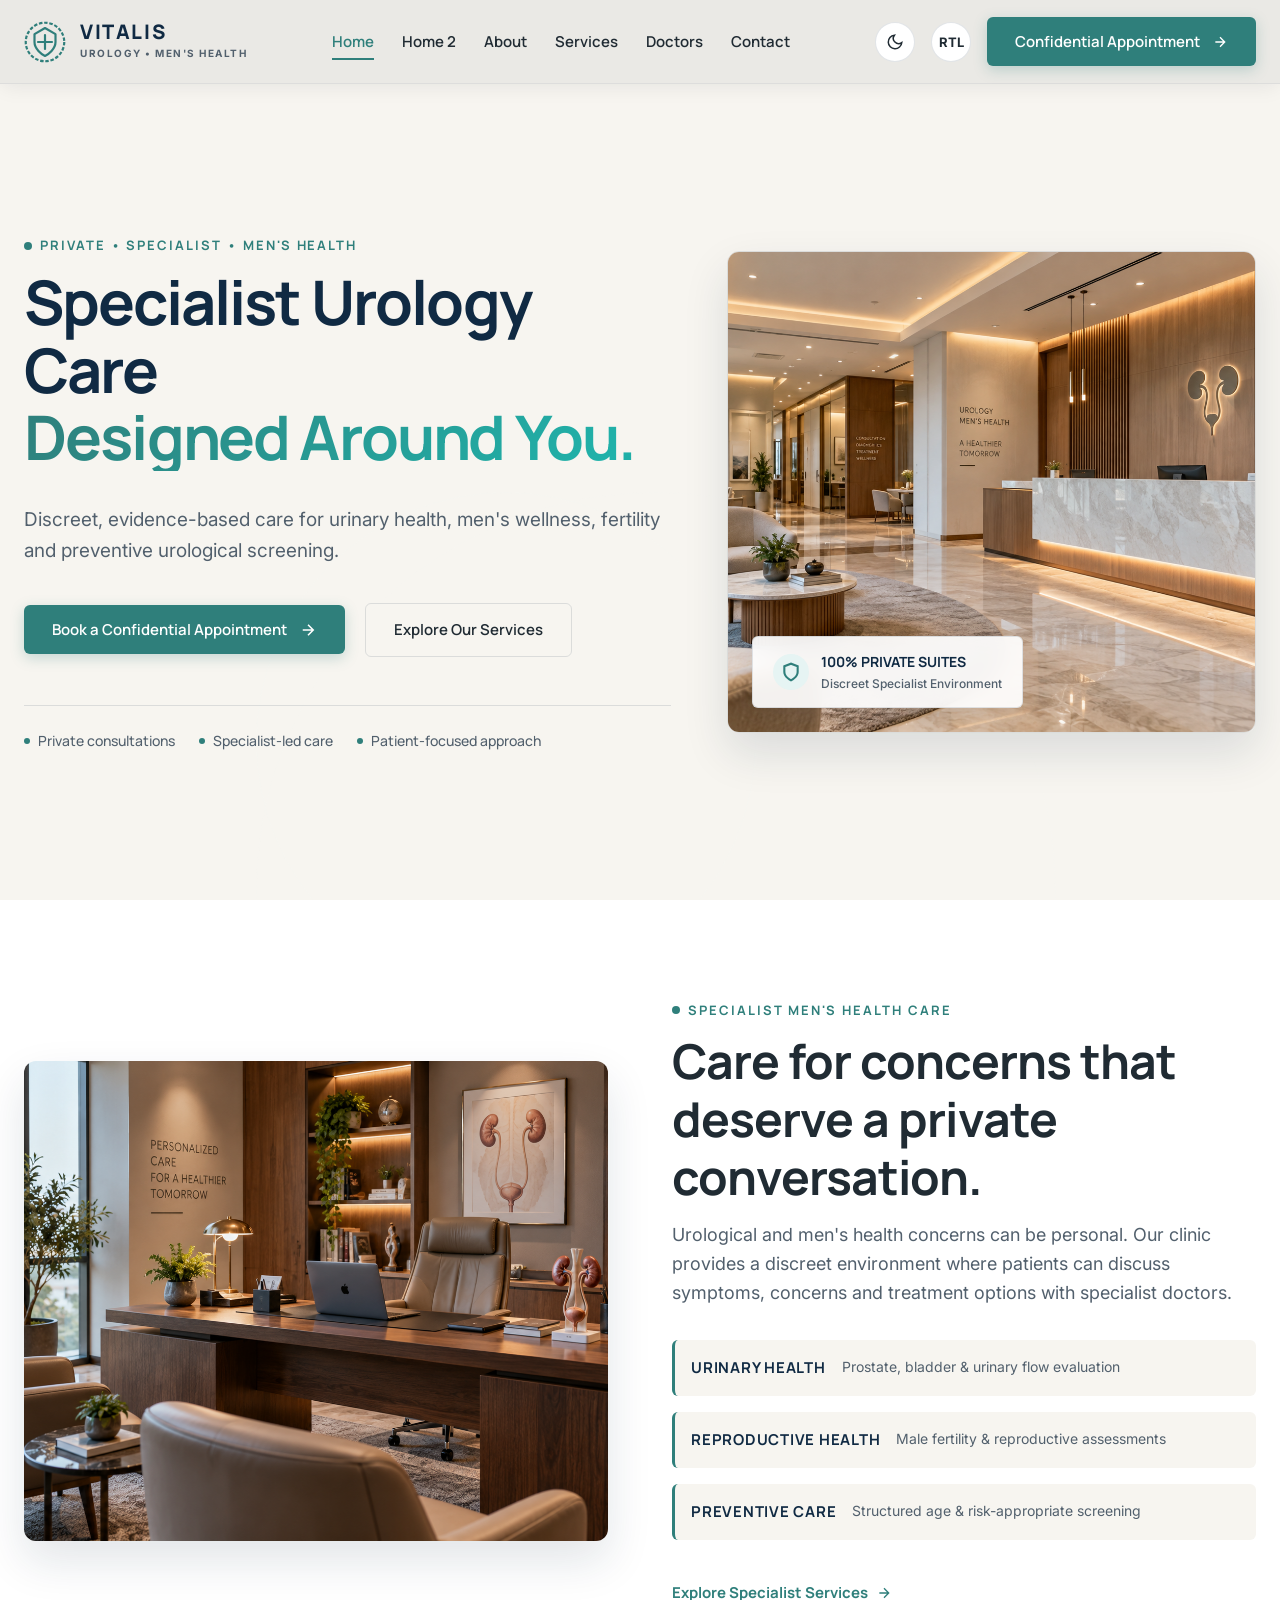
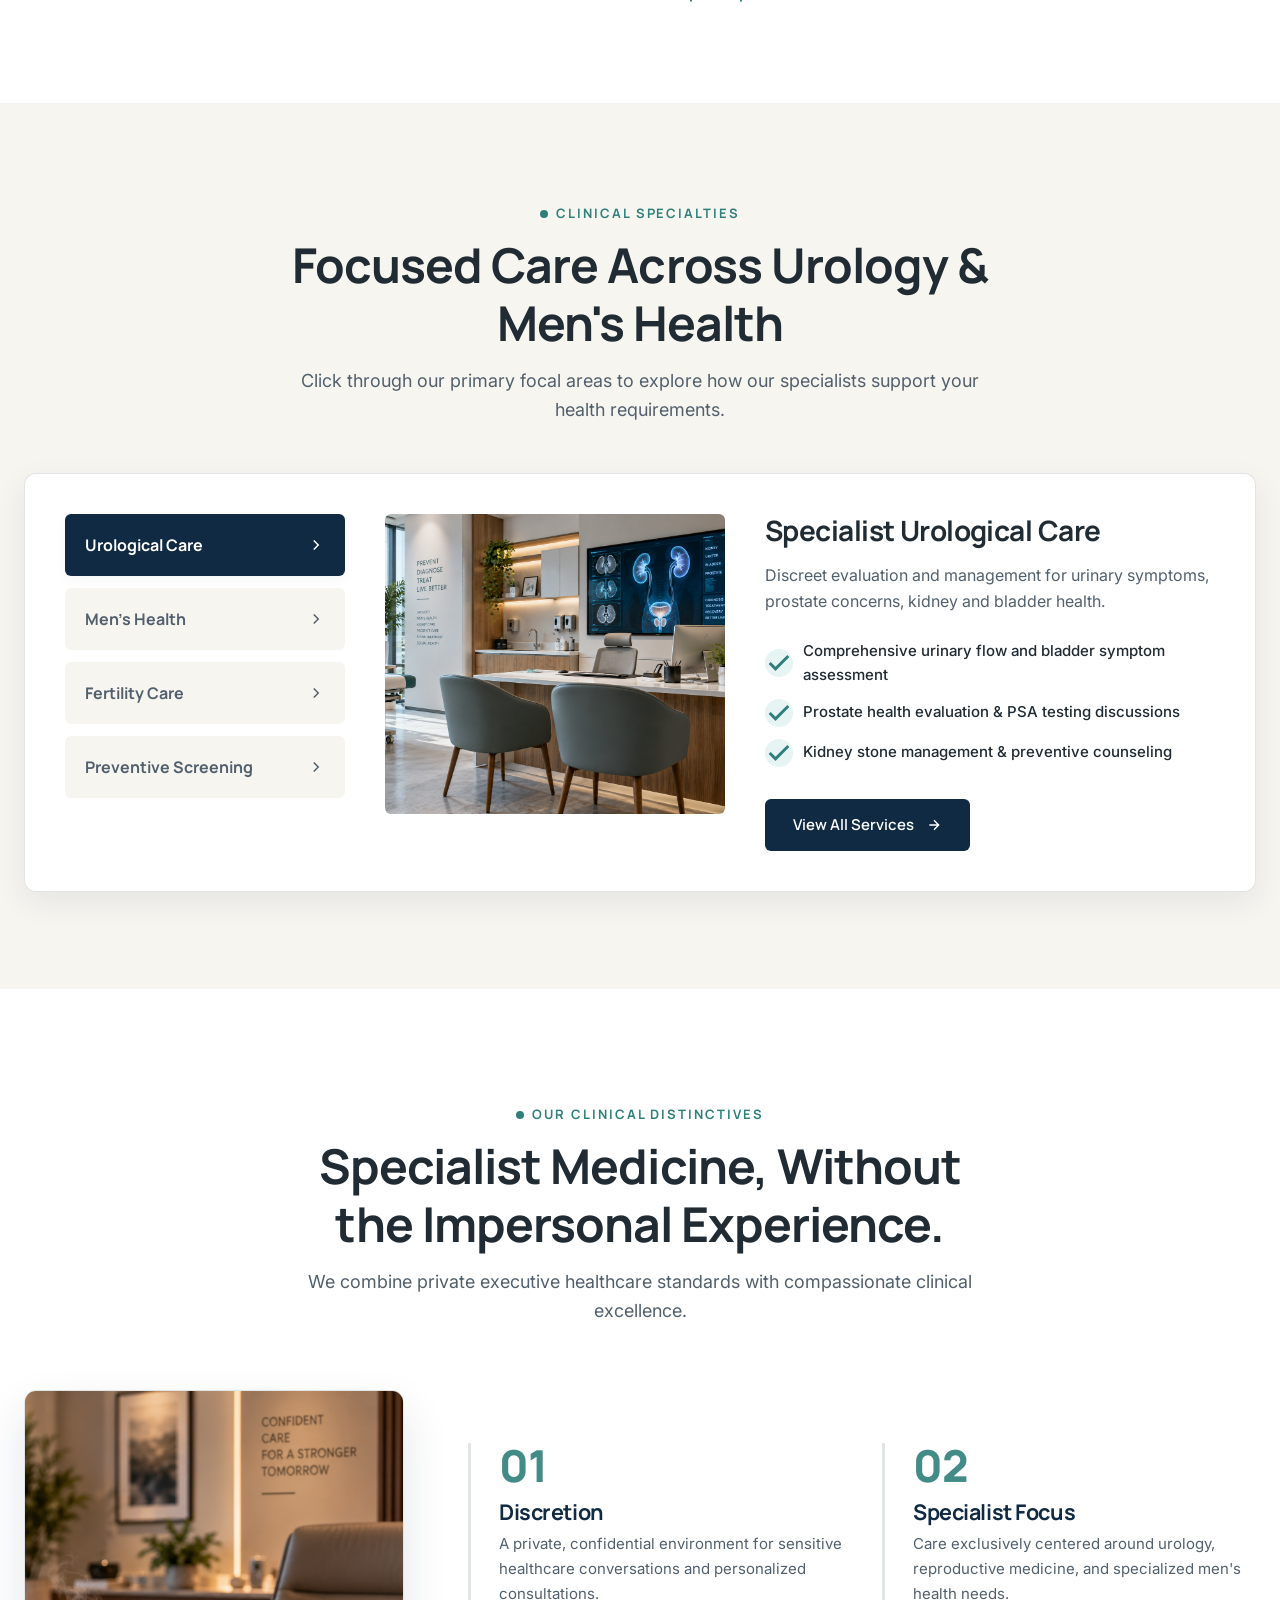
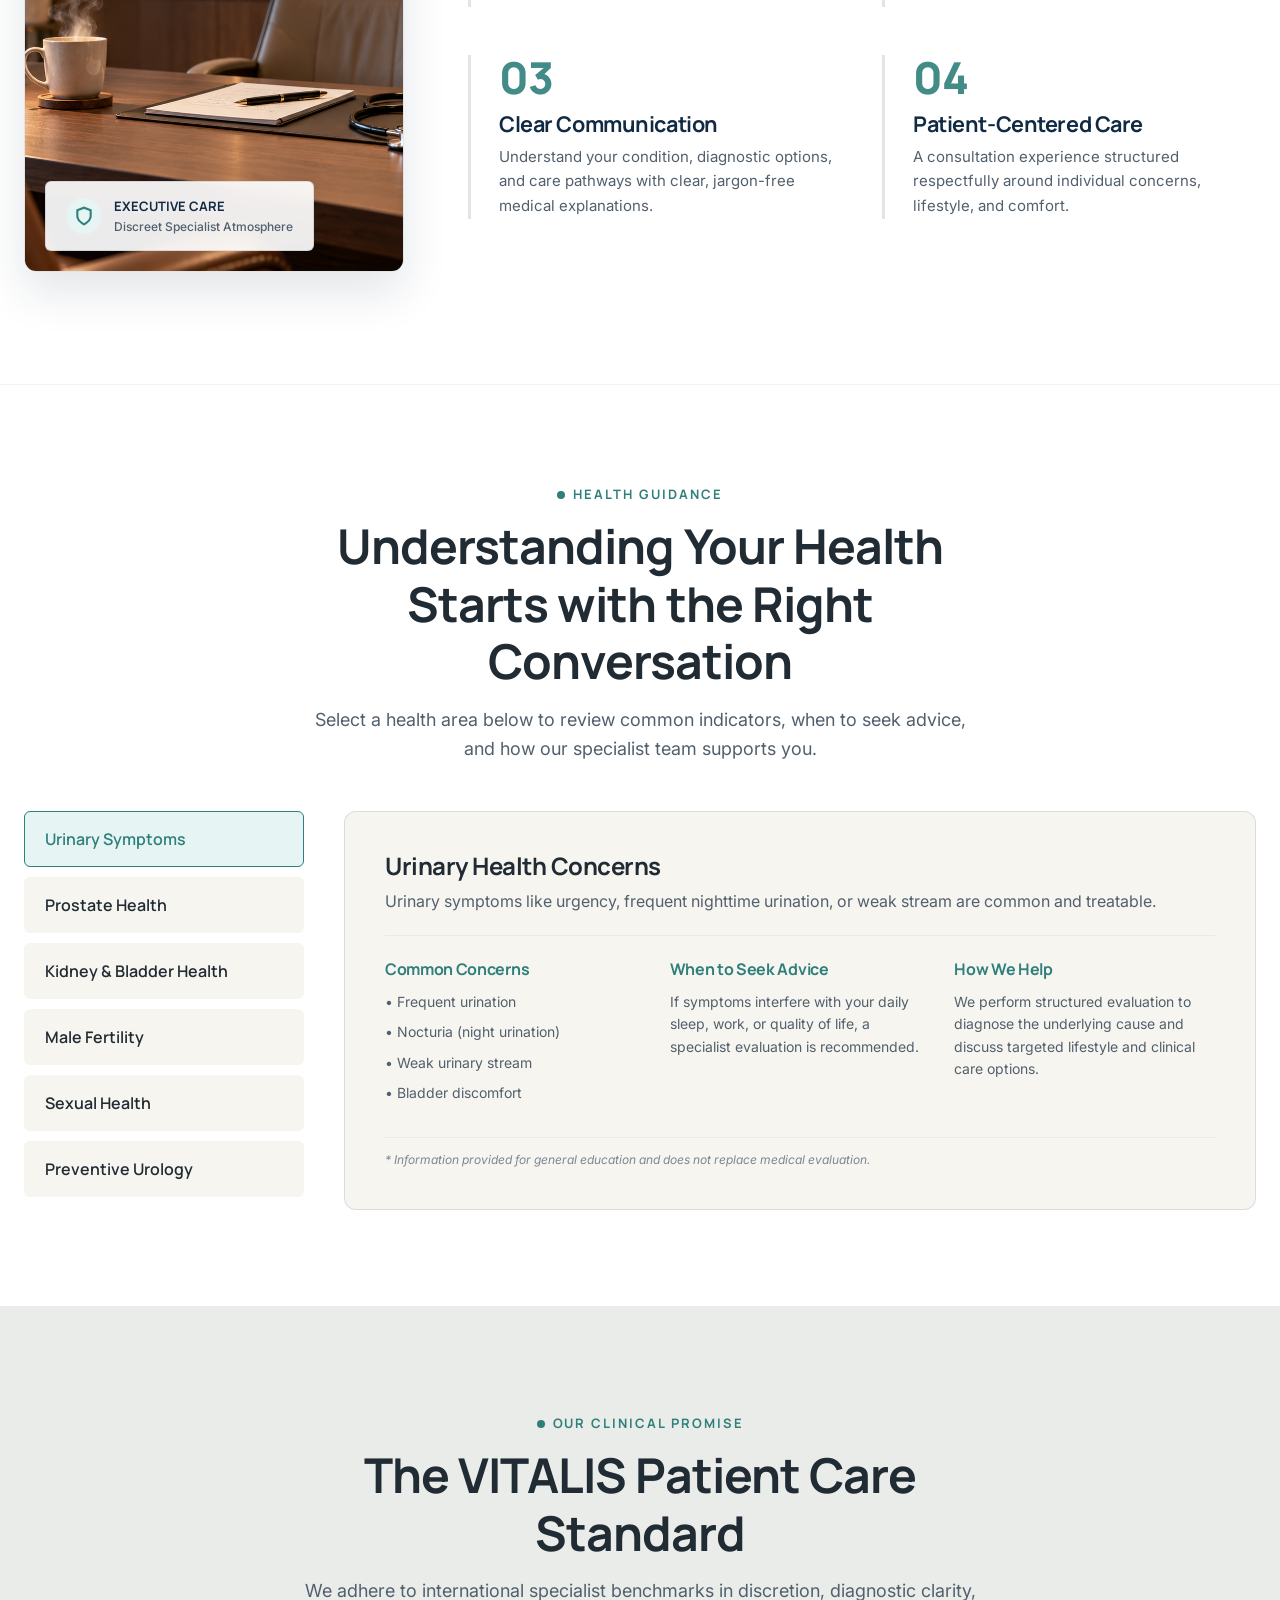
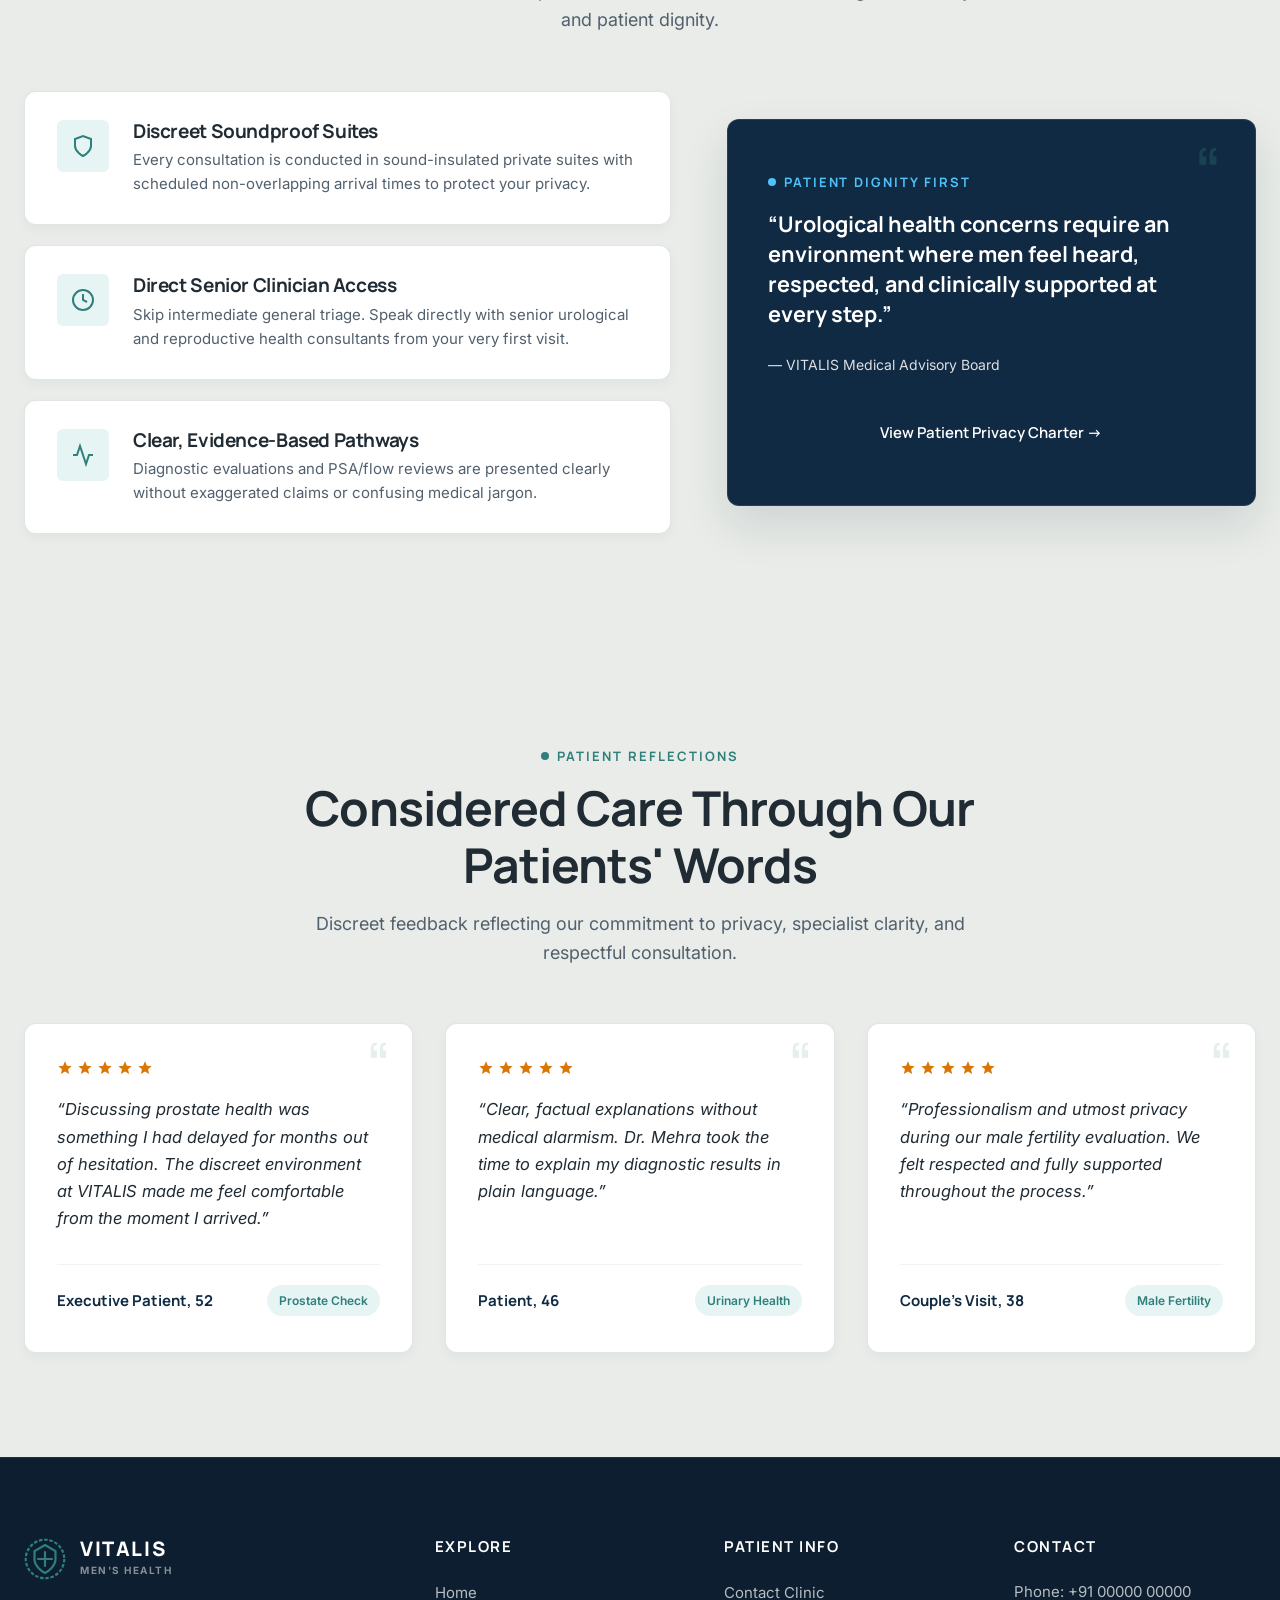
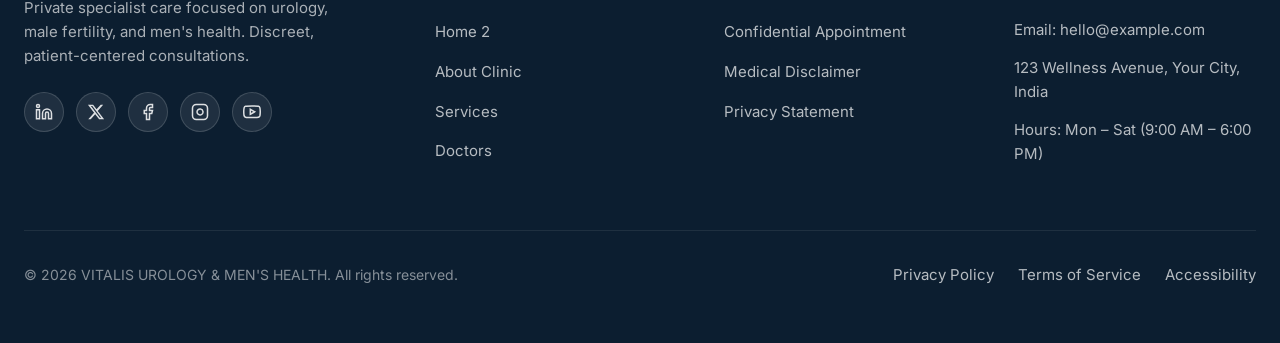
<file: index.html>
<!DOCTYPE html>
<html lang="en" dir="ltr" data-theme="light">
<head>
  <meta charset="UTF-8">
  <meta name="viewport" content="width=device-width, initial-scale=1.0">
  <title>VITALIS | Urology & Men's Health Clinic</title>
  <meta name="description" content="Discreet specialist urology and men's health care focused on urinary health, fertility, preventive screening and patient-centered consultations.">
  <meta property="og:title" content="VITALIS | Urology & Men's Health Clinic">
  <meta property="og:description" content="Private specialist medical clinic focused on discreet, evidence-based care for men's urological and reproductive health needs.">
  <meta property="og:type" content="website">

  <link rel="icon" type="image/svg+xml" href="assets/images/favicon.svg">
  <link rel="shortcut icon" href="assets/images/favicon.svg" type="image/x-icon">
  <link rel="stylesheet" href="assets/css/style.css">
</head>
<body>

  <!-- ==========================================
       GLOBAL HEADER & NAVBAR
       ========================================== -->
  <header class="site-header">
    <div class="container header-container">
      <!-- SVG Brand Logo -->
      <a href="index.html" class="brand-logo" aria-label="VITALIS Urology & Men's Health Home">
        <svg class="logo-symbol" viewBox="0 0 48 48" fill="none" xmlns="http://www.w3.org/2000/svg">
          <circle cx="24" cy="24" r="22" stroke="currentColor" stroke-width="2.5" stroke-dasharray="4 2"/>
          <path d="M24 8L36 15V24C36 32 28 38 24 40C20 38 12 32 12 24V15L24 8Z" stroke="currentColor" stroke-width="2.5" stroke-linejoin="round"/>
          <path d="M24 16V32M16 24H32" stroke="currentColor" stroke-width="2.5" stroke-linecap="round"/>
        </svg>
        <div class="brand-text">
          <span class="brand-name">VITALIS</span>
          <span class="brand-tagline">UROLOGY • MEN'S HEALTH</span>
        </div>
      </a>

      <!-- Desktop Navigation -->
      <nav class="desktop-nav" aria-label="Main Navigation">
        <ul class="nav-links">
          <li><a href="index.html" class="nav-link active">Home</a></li>
          <li><a href="home2.html" class="nav-link">Home 2</a></li>
          <li><a href="about.html" class="nav-link">About</a></li>
          <li><a href="services.html" class="nav-link">Services</a></li>
          <li><a href="doctors.html" class="nav-link">Doctors</a></li>
          <li><a href="contact.html" class="nav-link">Contact</a></li>
        </ul>
      </nav>

      <!-- Actions -->
      <div class="header-actions">
        <button class="control-btn theme-toggle-btn" aria-label="Toggle Theme"></button>
        <button class="control-btn rtl-toggle-btn" aria-label="Toggle Layout Direction">RTL</button>
        <button class="btn btn-primary" data-open-modal="appointment-modal">
          <span>Confidential Appointment</span>
          <svg class="cta-arrow" width="16" height="16" viewBox="0 0 24 24" fill="none" stroke="currentColor" stroke-width="2"><path d="M5 12h14M12 5l7 7-7 7"/></svg>
        </button>
        <button class="hamburger-btn" aria-label="Open Navigation Drawer">
          <span></span>
          <span></span>
          <span></span>
        </button>
      </div>
    </div>
  </header>

  <!-- ==========================================
       MOBILE DRAWER
       ========================================== -->
  <div class="mobile-drawer-overlay">
    <div class="mobile-drawer" role="dialog" aria-modal="true" aria-label="Mobile Navigation Drawer">
      <div class="drawer-header">
        <div class="brand-text">
          <span class="brand-name" style="color: #fff;">Menus</span>
          <span class="brand-tagline" style="color: rgba(255,255,255,0.6);"></span>
        </div>
        <button class="drawer-close-btn" aria-label="Close Drawer">
          <svg width="20" height="20" viewBox="0 0 24 24" fill="none" stroke="currentColor" stroke-width="2"><line x1="18" y1="6" x2="6" y2="18"/><line x1="6" y1="6" x2="18" y2="18"/></svg>
        </button>
      </div>

      <nav class="drawer-nav">
        <a href="index.html" class="drawer-link active">Home</a>
        <a href="home2.html" class="drawer-link">Home 2</a>
        <a href="about.html" class="drawer-link">About Clinic</a>
        <a href="services.html" class="drawer-link">Services</a>
        <a href="doctors.html" class="drawer-link">Doctors</a>
        <a href="contact.html" class="drawer-link">Contact Us</a>
      </nav>

      <div class="drawer-controls">
        <button class="control-btn theme-toggle-btn" aria-label="Toggle Theme"></button>
        <button class="control-btn rtl-toggle-btn" aria-label="Toggle Layout Direction">RTL</button>
      </div>

      <div style="margin-top: 1rem;">
        <button class="btn btn-secondary" style="width: 100%;" data-open-modal="appointment-modal">
          Confidential Appointment →
        </button>
      </div>
    </div>
  </div>

  <main id="main-content">
  <!-- ==========================================
       HOME SECTION 01 — HERO
       ========================================== -->
  <section class="hero-section">
    <!-- Pulse Rings Animation -->
    <div class="hero-pulse-rings" aria-hidden="true" style="opacity: 0.25;">
      <div class="pulse-ring"></div>
      <div class="pulse-ring"></div>
      <div class="pulse-ring"></div>
    </div>

    <div class="container">
      <div class="hero-grid reveal-on-scroll">
        <!-- Left Content -->
        <div class="hero-content">
          <div class="eyebrow">PRIVATE • SPECIALIST • MEN'S HEALTH</div>
          <h1 class="hero-title hero-title-animated">
            Specialist Urology Care<br>
            <span class="hero-rotating-wrapper">
              <span class="hero-rotating-text active">Designed Around You.</span>
              <span class="hero-rotating-text">Focused On Privacy.</span>
              <span class="hero-rotating-text">Tailored For Men.</span>
              <span class="hero-rotating-text">Built On Trust.</span>
            </span>
          </h1>
          <p class="hero-subtitle">
            Discreet, evidence-based care for urinary health, men's wellness, fertility and preventive urological screening.
          </p>

          <div class="hero-actions">
            <button class="btn btn-primary" data-open-modal="appointment-modal">
              <span>Book a Confidential Appointment</span>
              <svg class="cta-arrow" width="18" height="18" viewBox="0 0 24 24" fill="none" stroke="currentColor" stroke-width="2"><path d="M5 12h14M12 5l7 7-7 7"/></svg>
            </button>
            <a href="services.html" class="btn btn-outline">Explore Our Services</a>
          </div>

          <div class="trust-badge-row">
            <div class="trust-item">
              <span class="trust-dot"></span>
              <span>Private consultations</span>
            </div>
            <div class="trust-item">
              <span class="trust-dot"></span>
              <span>Specialist-led care</span>
            </div>
            <div class="trust-item">
              <span class="trust-dot"></span>
              <span>Patient-focused approach</span>
            </div>
          </div>
        </div>

        <!-- Right Side Image Card -->
        <div class="hero-image-wrapper">
          <img src="assets/images/1.png" onerror="this.src='assets/images/clinic-hero.jpg'" alt="VITALIS Executive Consultation Suite">
          <div class="hero-image-badge">
            <div class="hero-image-badge-icon">
              <svg width="20" height="20" viewBox="0 0 24 24" fill="none" stroke="currentColor" stroke-width="2.5"><path d="M12 22s8-4 8-10V5l-8-3-8 3v7c0 6 8 10 8 10z"/></svg>
            </div>
            <div>
              <div class="hero-image-badge-title">100% PRIVATE SUITES</div>
              <div class="hero-image-badge-sub">Discreet Specialist Environment</div>
            </div>
          </div>
        </div>
      </div>
    </div>
  </section>

  <!-- ==========================================
       HOME SECTION 02 — SPECIALIST CARE STORY
       ========================================== -->
  <section class="editorial-story-section">
    <div class="container story-grid reveal-on-scroll">
      <div class="story-image-frame">
        <img src="assets/images/2.png" onerror="this.src='assets/images/private-consultation.jpg'" alt="Private Specialist Consultation Room" loading="lazy">
      </div>

      <div class="story-content">
        <div class="eyebrow">SPECIALIST MEN'S HEALTH CARE</div>
        <h2 class="section-title">Care for concerns that deserve a private conversation.</h2>
        <p class="section-subtitle">
          Urological and men's health concerns can be personal. Our clinic provides a discreet environment where patients can discuss symptoms, concerns and treatment options with specialist doctors.
        </p>

        <div class="horizontal-markers">
          <div class="marker-item">
            <span class="marker-title">URINARY HEALTH</span>
            <span style="font-size: 0.875rem; color: var(--color-text-muted);">Prostate, bladder & urinary flow evaluation</span>
          </div>
          <div class="marker-item">
            <span class="marker-title">REPRODUCTIVE HEALTH</span>
            <span style="font-size: 0.875rem; color: var(--color-text-muted);">Male fertility & reproductive assessments</span>
          </div>
          <div class="marker-item">
            <span class="marker-title">PREVENTIVE CARE</span>
            <span style="font-size: 0.875rem; color: var(--color-text-muted);">Structured age & risk-appropriate screening</span>
          </div>
        </div>

        <a href="services.html" class="btn-icon-link">
          <span>Explore Specialist Services</span>
          <svg class="cta-arrow" width="16" height="16" viewBox="0 0 24 24" fill="none" stroke="currentColor" stroke-width="2"><path d="M5 12h14M12 5l7 7-7 7"/></svg>
        </a>
      </div>
    </div>
  </section>

  <!-- ==========================================
       HOME SECTION 03 — SERVICES EXPLORER
       ========================================== -->
  <section class="services-explorer-section">
    <div class="container">
      <div class="reveal-on-scroll" style="text-align: center; max-width: 700px; margin-inline: auto;">
        <div class="eyebrow">CLINICAL SPECIALTIES</div>
        <h2 class="section-title">Focused Care Across Urology & Men's Health</h2>
        <p class="section-subtitle" style="margin-inline: auto;">
          Click through our primary focal areas to explore how our specialists support your health requirements.
        </p>
      </div>

      <div class="services-explorer-panel reveal-on-scroll">
        <div class="service-tab-list" role="tablist">
          <button class="service-tab-btn active" role="tab" data-service-key="urology">
            <span>Urological Care</span>
            <svg width="18" height="18" viewBox="0 0 24 24" fill="none" stroke="currentColor" stroke-width="2"><polyline points="9 18 15 12 9 6"/></svg>
          </button>
          <button class="service-tab-btn" role="tab" data-service-key="menshealth">
            <span>Men's Health</span>
            <svg width="18" height="18" viewBox="0 0 24 24" fill="none" stroke="currentColor" stroke-width="2"><polyline points="9 18 15 12 9 6"/></svg>
          </button>
          <button class="service-tab-btn" role="tab" data-service-key="fertility">
            <span>Fertility Care</span>
            <svg width="18" height="18" viewBox="0 0 24 24" fill="none" stroke="currentColor" stroke-width="2"><polyline points="9 18 15 12 9 6"/></svg>
          </button>
          <button class="service-tab-btn" role="tab" data-service-key="preventive">
            <span>Preventive Screening</span>
            <svg width="18" height="18" viewBox="0 0 24 24" fill="none" stroke="currentColor" stroke-width="2"><polyline points="9 18 15 12 9 6"/></svg>
          </button>

          
        </div>

        <div id="service-display-card" class="service-display-card" style="transition: opacity 0.3s ease;">
          <img src="assets/images/3.png" onerror="this.src='assets/images/urology-care.jpg'" alt="Urological Care Specialist Suite" class="service-display-img" loading="lazy">
          <div class="service-display-body">
            <h3>Specialist Urological Care</h3>
            <p>Discreet evaluation and management for urinary symptoms, prostate concerns, kidney and bladder health.</p>

            <div class="service-highlights-list">
              <div class="highlight-point">
                <svg class="highlight-icon" viewBox="0 0 24 24" fill="none" stroke="currentColor" stroke-width="2.5"><polyline points="20 6 9 17 4 12"/></svg>
                <span>Comprehensive urinary flow and bladder symptom assessment</span>
              </div>
              <div class="highlight-point">
                <svg class="highlight-icon" viewBox="0 0 24 24" fill="none" stroke="currentColor" stroke-width="2.5"><polyline points="20 6 9 17 4 12"/></svg>
                <span>Prostate health evaluation & PSA testing discussions</span>
              </div>
              <div class="highlight-point">
                <svg class="highlight-icon" viewBox="0 0 24 24" fill="none" stroke="currentColor" stroke-width="2.5"><polyline points="20 6 9 17 4 12"/></svg>
                <span>Kidney stone management & preventive counseling</span>
              </div>
            </div>

            <a href="services.html" class="btn btn-secondary">
              <span>View All Services</span>
              <svg class="cta-arrow" width="16" height="16" viewBox="0 0 24 24" fill="none" stroke="currentColor" stroke-width="2"><path d="M5 12h14M12 5l7 7-7 7"/></svg>
            </a>
          </div>
        </div>
      </div>
    </div>
  </section>

  <!-- ==========================================
       HOME SECTION 04 — WHY VITALIS
       ========================================== -->
  <section class="why-vitalis-section">
    <div class="container">
      <div class="reveal-on-scroll" style="text-align: center; max-width: 720px; margin-inline: auto;">
        <div class="eyebrow">OUR CLINICAL DISTINCTIVES</div>
        <h2 class="section-title">Specialist Medicine, Without the Impersonal Experience.</h2>
        <p class="section-subtitle" style="margin-inline: auto;">
          We combine private executive healthcare standards with compassionate clinical excellence.
        </p>
      </div>

      <div class="why-editorial-grid reveal-on-scroll">
        <!-- Editorial Image Frame -->
        <div class="why-editorial-image-frame">
          <img src="assets/images/4.png" onerror="this.src='assets/images/clinic-interior.jpg'" alt="Private Consultation Environment" loading="lazy">
          <div class="hero-image-badge" style="bottom: 1.25rem; inset-inline-start: 1.25rem;">
            <div class="hero-image-badge-icon">
              <svg width="20" height="20" viewBox="0 0 24 24" fill="none" stroke="currentColor" stroke-width="2.5"><path d="M12 22s8-4 8-10V5l-8-3-8 3v7c0 6 8 10 8 10z"/></svg>
            </div>
            <div>
              <div class="hero-image-badge-title" style="font-size: 0.8125rem;">EXECUTIVE CARE</div>
              <div class="hero-image-badge-sub">Discreet Specialist Atmosphere</div>
            </div>
          </div>
        </div>

        <!-- Editorial 4 Principles Grid -->
        <div class="why-principles-grid">
          <div class="why-principle-item">
            <div class="why-principle-num">01</div>
            <h3>Discretion</h3>
            <p>A private, confidential environment for sensitive healthcare conversations and personalized consultations.</p>
          </div>

          <div class="why-principle-item">
            <div class="why-principle-num">02</div>
            <h3>Specialist Focus</h3>
            <p>Care exclusively centered around urology, reproductive medicine, and specialized men's health needs.</p>
          </div>

          <div class="why-principle-item">
            <div class="why-principle-num">03</div>
            <h3>Clear Communication</h3>
            <p>Understand your condition, diagnostic options, and care pathways with clear, jargon-free medical explanations.</p>
          </div>

          <div class="why-principle-item">
            <div class="why-principle-num">04</div>
            <h3>Patient-Centered Care</h3>
            <p>A consultation experience structured respectfully around individual concerns, lifestyle, and comfort.</p>
          </div>
        </div>
      </div>
    </div>
  </section>

  <!-- ==========================================
       HOME SECTION 05 — CONDITIONS / HEALTH AREAS
       ========================================== -->
  <section class="conditions-section">
    <div class="container">
      <div class="reveal-on-scroll" style="text-align: center; max-width: 720px; margin-inline: auto;">
        <div class="eyebrow">HEALTH GUIDANCE</div>
        <h2 class="section-title">Understanding Your Health Starts with the Right Conversation</h2>
        <p class="section-subtitle" style="margin-inline: auto;">
          Select a health area below to review common indicators, when to seek advice, and how our specialist team supports you.
        </p>
      </div>

      <div class="conditions-interactive-wrapper reveal-on-scroll">
        <div class="conditions-pills-nav">
          <button class="condition-pill active" data-condition-key="urinary">Urinary Symptoms</button>
          <button class="condition-pill" data-condition-key="prostate">Prostate Health</button>
          <button class="condition-pill" data-condition-key="kidney">Kidney & Bladder Health</button>
          <button class="condition-pill" data-condition-key="fertility">Male Fertility</button>
          <button class="condition-pill" data-condition-key="sexual">Sexual Health</button>
          <button class="condition-pill" data-condition-key="preventive">Preventive Urology</button>
        </div>

        <div id="condition-info-box" class="condition-info-box" style="transition: opacity 0.3s ease;">
          <div class="condition-info-header">
            <h3 style="font-size: 1.5rem; margin-bottom: 0.5rem;">Urinary Health Concerns</h3>
            <p class="condition-desc" style="color: var(--color-text-muted);">
              Urinary symptoms like urgency, frequent nighttime urination, or weak stream are common and treatable.
            </p>
          </div>

          <div class="condition-three-col">
            <div class="condition-col">
              <h4>Common Concerns</h4>
              <ul class="concerns-ul">
                <li>• Frequent urination</li>
                <li>• Nocturia (night urination)</li>
                <li>• Weak urinary stream</li>
                <li>• Bladder discomfort</li>
              </ul>
            </div>
            <div class="condition-col">
              <h4>When to Seek Advice</h4>
              <p class="seek-text" style="font-size: 0.875rem; color: var(--color-text-muted);">
                If symptoms interfere with your daily sleep, work, or quality of life, a specialist evaluation is recommended.
              </p>
            </div>
            <div class="condition-col">
              <h4>How We Help</h4>
              <p class="help-text" style="font-size: 0.875rem; color: var(--color-text-muted);">
                We perform structured evaluation to diagnose the underlying cause and discuss targeted lifestyle and clinical care options.
              </p>
            </div>
          </div>

          <div style="font-size: 0.75rem; color: var(--color-text-light); font-style: italic; border-top: 1px solid var(--color-border-subtle); padding-top: 0.75rem;">
            * Information provided for general education and does not replace medical evaluation.
          </div>
        </div>
      </div>
    </div>
  </section>

  <!-- ==========================================
       HOME SECTION 06 — UNIQUE CLINICAL BENCHMARKS
       ========================================== -->
  <section class="benchmark-section">
    <div class="container">
      <div class="reveal-on-scroll" style="text-align: center; max-width: 720px; margin-inline: auto;">
        <div class="eyebrow">OUR CLINICAL PROMISE</div>
        <h2 class="section-title">The VITALIS Patient Care Standard</h2>
        <p class="section-subtitle" style="margin-inline: auto;">
          We adhere to international specialist benchmarks in discretion, diagnostic clarity, and patient dignity.
        </p>
      </div>

      <div class="benchmark-grid reveal-on-scroll">
        <!-- Left Staggered Benchmark Cards -->
        <div class="benchmark-cards-stack">
          <div class="benchmark-card">
            <div class="benchmark-icon-box">
              <svg width="24" height="24" viewBox="0 0 24 24" fill="none" stroke="currentColor" stroke-width="2"><path d="M12 22s8-4 8-10V5l-8-3-8 3v7c0 6 8 10 8 10z"/></svg>
            </div>
            <div>
              <h4>Discreet Soundproof Suites</h4>
              <p>Every consultation is conducted in sound-insulated private suites with scheduled non-overlapping arrival times to protect your privacy.</p>
            </div>
          </div>

          <div class="benchmark-card">
            <div class="benchmark-icon-box">
              <svg width="24" height="24" viewBox="0 0 24 24" fill="none" stroke="currentColor" stroke-width="2"><circle cx="12" cy="12" r="10"/><path d="M12 6v6l4 2"/></svg>
            </div>
            <div>
              <h4>Direct Senior Clinician Access</h4>
              <p>Skip intermediate general triage. Speak directly with senior urological and reproductive health consultants from your very first visit.</p>
            </div>
          </div>

          <div class="benchmark-card">
            <div class="benchmark-icon-box">
              <svg width="24" height="24" viewBox="0 0 24 24" fill="none" stroke="currentColor" stroke-width="2"><polyline points="22 12 18 12 15 21 9 3 6 12 2 12"/></svg>
            </div>
            <div>
              <h4>Clear, Evidence-Based Pathways</h4>
              <p>Diagnostic evaluations and PSA/flow reviews are presented clearly without exaggerated claims or confusing medical jargon.</p>
            </div>
          </div>
        </div>

        <!-- Right Side Quote & Direct Action Card -->
        <div class="benchmark-quote-card">
          <div class="benchmark-quote-symbol">“</div>
          <div class="eyebrow benchmark-eyebrow">PATIENT DIGNITY FIRST</div>
          <blockquote style="font-family: var(--font-heading); font-size: 1.35rem; font-weight: 700; line-height: 1.4; margin-bottom: 1.5rem; position: relative; z-index: 2;">
            “Urological health concerns require an environment where men feel heard, respected, and clinically supported at every step.”
          </blockquote>
          
          <div style="font-size: 0.875rem; opacity: 0.85; margin-bottom: 2rem;">
            — VITALIS Medical Advisory Board
          </div>

          <button class="btn btn-secondary" style="width: 100%;" 
            data-open-modal="info-modal" 
            data-info-title="VITALIS Care & Privacy Charter" 
            data-info-text="Our clinic charter guarantees discreet consultation scheduling, direct specialist-to-patient communication, non-invasive diagnostic protocols, and zero disclosure of patient health data without explicit consent.">
            View Patient Privacy Charter →
          </button>
        </div>
      </div>
    </div>
  </section>

  <!-- ==========================================
       HOME SECTION 07 — PATIENT REFLECTIONS & CLINICAL FEEDBACK
       ========================================== -->
  <section class="testimonials-section">
    <div class="container">
      <div class="reveal-on-scroll" style="text-align: center; max-width: 720px; margin-inline: auto;">
        <div class="eyebrow">PATIENT REFLECTIONS</div>
        <h2 class="section-title">Considered Care Through Our Patients' Words</h2>
        <p class="section-subtitle" style="margin-inline: auto;">
          Discreet feedback reflecting our commitment to privacy, specialist clarity, and respectful consultation.
        </p>
      </div>

      <div class="testimonials-grid reveal-on-scroll">
        <!-- Testimonial 1 -->
        <div class="testimonial-card">
          <div class="testimonial-stars" aria-label="5 out of 5 rating">
            <svg width="16" height="16" fill="currentColor" viewBox="0 0 24 24"><path d="M12 17.27L18.18 21l-1.64-7.03L22 9.24l-7.19-.61L12 2 9.19 8.63 2 9.24l5.46 4.73L5.82 21z"/></svg>
            <svg width="16" height="16" fill="currentColor" viewBox="0 0 24 24"><path d="M12 17.27L18.18 21l-1.64-7.03L22 9.24l-7.19-.61L12 2 9.19 8.63 2 9.24l5.46 4.73L5.82 21z"/></svg>
            <svg width="16" height="16" fill="currentColor" viewBox="0 0 24 24"><path d="M12 17.27L18.18 21l-1.64-7.03L22 9.24l-7.19-.61L12 2 9.19 8.63 2 9.24l5.46 4.73L5.82 21z"/></svg>
            <svg width="16" height="16" fill="currentColor" viewBox="0 0 24 24"><path d="M12 17.27L18.18 21l-1.64-7.03L22 9.24l-7.19-.61L12 2 9.19 8.63 2 9.24l5.46 4.73L5.82 21z"/></svg>
            <svg width="16" height="16" fill="currentColor" viewBox="0 0 24 24"><path d="M12 17.27L18.18 21l-1.64-7.03L22 9.24l-7.19-.61L12 2 9.19 8.63 2 9.24l5.46 4.73L5.82 21z"/></svg>
          </div>
          <p class="testimonial-quote-text">
            “Discussing prostate health was something I had delayed for months out of hesitation. The discreet environment at VITALIS made me feel comfortable from the moment I arrived.”
          </p>
          <div class="testimonial-patient-meta">
            <span class="patient-info-title">Executive Patient, 52</span>
            <span class="patient-focus-tag">Prostate Check</span>
          </div>
        </div>

        <!-- Testimonial 2 -->
        <div class="testimonial-card">
          <div class="testimonial-stars" aria-label="5 out of 5 rating">
            <svg width="16" height="16" fill="currentColor" viewBox="0 0 24 24"><path d="M12 17.27L18.18 21l-1.64-7.03L22 9.24l-7.19-.61L12 2 9.19 8.63 2 9.24l5.46 4.73L5.82 21z"/></svg>
            <svg width="16" height="16" fill="currentColor" viewBox="0 0 24 24"><path d="M12 17.27L18.18 21l-1.64-7.03L22 9.24l-7.19-.61L12 2 9.19 8.63 2 9.24l5.46 4.73L5.82 21z"/></svg>
            <svg width="16" height="16" fill="currentColor" viewBox="0 0 24 24"><path d="M12 17.27L18.18 21l-1.64-7.03L22 9.24l-7.19-.61L12 2 9.19 8.63 2 9.24l5.46 4.73L5.82 21z"/></svg>
            <svg width="16" height="16" fill="currentColor" viewBox="0 0 24 24"><path d="M12 17.27L18.18 21l-1.64-7.03L22 9.24l-7.19-.61L12 2 9.19 8.63 2 9.24l5.46 4.73L5.82 21z"/></svg>
            <svg width="16" height="16" fill="currentColor" viewBox="0 0 24 24"><path d="M12 17.27L18.18 21l-1.64-7.03L22 9.24l-7.19-.61L12 2 9.19 8.63 2 9.24l5.46 4.73L5.82 21z"/></svg>
          </div>
          <p class="testimonial-quote-text">
            “Clear, factual explanations without medical alarmism. Dr. Mehra took the time to explain my diagnostic results in plain language.”
          </p>
          <div class="testimonial-patient-meta">
            <span class="patient-info-title">Patient, 46</span>
            <span class="patient-focus-tag">Urinary Health</span>
          </div>
        </div>

        <!-- Testimonial 3 -->
        <div class="testimonial-card">
          <div class="testimonial-stars" aria-label="5 out of 5 rating">
            <svg width="16" height="16" fill="currentColor" viewBox="0 0 24 24"><path d="M12 17.27L18.18 21l-1.64-7.03L22 9.24l-7.19-.61L12 2 9.19 8.63 2 9.24l5.46 4.73L5.82 21z"/></svg>
            <svg width="16" height="16" fill="currentColor" viewBox="0 0 24 24"><path d="M12 17.27L18.18 21l-1.64-7.03L22 9.24l-7.19-.61L12 2 9.19 8.63 2 9.24l5.46 4.73L5.82 21z"/></svg>
            <svg width="16" height="16" fill="currentColor" viewBox="0 0 24 24"><path d="M12 17.27L18.18 21l-1.64-7.03L22 9.24l-7.19-.61L12 2 9.19 8.63 2 9.24l5.46 4.73L5.82 21z"/></svg>
            <svg width="16" height="16" fill="currentColor" viewBox="0 0 24 24"><path d="M12 17.27L18.18 21l-1.64-7.03L22 9.24l-7.19-.61L12 2 9.19 8.63 2 9.24l5.46 4.73L5.82 21z"/></svg>
            <svg width="16" height="16" fill="currentColor" viewBox="0 0 24 24"><path d="M12 17.27L18.18 21l-1.64-7.03L22 9.24l-7.19-.61L12 2 9.19 8.63 2 9.24l5.46 4.73L5.82 21z"/></svg>
          </div>
          <p class="testimonial-quote-text">
            “Professionalism and utmost privacy during our male fertility evaluation. We felt respected and fully supported throughout the process.”
          </p>
          <div class="testimonial-patient-meta">
            <span class="patient-info-title">Couple's Visit, 38</span>
            <span class="patient-focus-tag">Male Fertility</span>
          </div>
        </div>
      </div>
    </div>
  </main>

  <!-- ==========================================
       GLOBAL FOOTER
       ========================================== -->
  <footer class="site-footer">
    <div class="container">
      <div class="footer-top">
        <div class="footer-brand">
          <a href="index.html" class="brand-logo" style="margin-bottom: 0.75rem;">
            <svg class="logo-symbol" viewBox="0 0 48 48" fill="none" style="color: var(--color-secondary);">
              <circle cx="24" cy="24" r="22" stroke="currentColor" stroke-width="2.5" stroke-dasharray="4 2"/>
              <path d="M24 8L36 15V24C36 32 28 38 24 40C20 38 12 32 12 24V15L24 8Z" stroke="currentColor" stroke-width="2.5"/>
              <path d="M24 16V32M16 24H32" stroke="currentColor" stroke-width="2.5" stroke-linecap="round"/>
            </svg>
            <div class="brand-text">
              <span class="brand-name">VITALIS</span>
              <span class="brand-tagline" style="color: rgba(255,255,255,0.5);">MEN'S HEALTH</span>
            </div>
          </a>
          <p class="footer-brand-desc">
            Private specialist care focused on urology, male fertility, and men's health. Discreet, patient-centered consultations.
          </p>
          <div class="footer-social-links" aria-label="Social Media Links">
            <a href="#" class="social-icon-btn" aria-label="LinkedIn">
              <svg width="18" height="18" viewBox="0 0 24 24" fill="none" stroke="currentColor" stroke-width="2"><path d="M16 8a6 6 0 0 1 6 6v7h-4v-7a2 2 0 0 0-2-2 2 2 0 0 0-2 2v7h-4v-7a6 6 0 0 1 6-6z"/><rect x="2" y="9" width="4" height="12"/><circle cx="4" cy="4" r="2"/></svg>
            </a>
            <a href="#" class="social-icon-btn" aria-label="Twitter X">
              <svg width="18" height="18" viewBox="0 0 24 24" fill="currentColor"><path d="M18.244 2.25h3.308l-7.227 8.26 8.502 11.24H16.17l-5.214-6.817L4.99 21.75H1.68l7.73-8.835L1.254 2.25H8.08l4.713 6.231zm-1.161 17.52h1.833L7.084 4.126H5.117z"/></svg>
            </a>
            <a href="#" class="social-icon-btn" aria-label="Facebook">
              <svg width="18" height="18" viewBox="0 0 24 24" fill="none" stroke="currentColor" stroke-width="2"><path d="M18 2h-3a5 5 0 0 0-5 5v3H7v4h3v8h4v-8h3l1-4h-4V7a1 1 0 0 1 1-1h3z"/></svg>
            </a>
            <a href="#" class="social-icon-btn" aria-label="Instagram">
              <svg width="18" height="18" viewBox="0 0 24 24" fill="none" stroke="currentColor" stroke-width="2"><rect x="2" y="2" width="20" height="20" rx="5" ry="5"/><path d="M16 11.37A4 4 0 1 1 12.63 8 4 4 0 0 1 16 11.37z"/><line x1="17.5" y1="6.5" x2="17.51" y2="6.5"/></svg>
            </a>
            <a href="#" class="social-icon-btn" aria-label="YouTube">
              <svg width="18" height="18" viewBox="0 0 24 24" fill="none" stroke="currentColor" stroke-width="2"><path d="M22.54 6.42a2.78 2.78 0 0 0-1.94-2C18.88 4 12 4 12 4s-6.88 0-8.6.46a2.78 2.78 0 0 0-1.94 2A29 29 0 0 0 1 11.75a29 29 0 0 0 .46 5.33A2.78 2.78 0 0 0 3.4 19c1.72.46 8.6.46 8.6.46s6.88 0 8.6-.46a2.78 2.78 0 0 0 1.94-2 29 29 0 0 0 .46-5.25 29 29 0 0 0-.46-5.33z"/><polygon points="9.75 15.02 15.5 11.75 9.75 8.48 9.75 15.02"/></svg>
            </a>
          </div>
        </div>

        <div>
          <h4 class="footer-col-title">EXPLORE</h4>
          <ul class="footer-links">
            <li><a href="index.html" class="footer-link">Home</a></li>
            <li><a href="home2.html" class="footer-link">Home 2</a></li>
            <li><a href="about.html" class="footer-link">About Clinic</a></li>
            <li><a href="services.html" class="footer-link">Services</a></li>
            <li><a href="doctors.html" class="footer-link">Doctors</a></li>
          </ul>
        </div>

        <div>
          <h4 class="footer-col-title">PATIENT INFO</h4>
          <ul class="footer-links">
            <li><a href="contact.html" class="footer-link">Contact Clinic</a></li>
            <li><a href="#" class="footer-link" data-open-modal="appointment-modal">Confidential Appointment</a></li>
            <li><a href="#" class="footer-link" data-open-modal="info-modal" data-info-title="Medical Disclaimer" data-info-text="Educational content provided on this website is intended for general information purposes only and does not substitute professional medical advice.">Medical Disclaimer</a></li>
            <li><a href="#" class="footer-link">Privacy Statement</a></li>
          </ul>
        </div>

        <div>
          <h4 class="footer-col-title">CONTACT</h4>
          <ul class="footer-links" style="font-size: 0.9375rem; color: rgba(255,255,255,0.7);">
            <li>Phone: +91 00000 00000</li>
            <li>Email: hello@example.com</li>
            <li>123 Wellness Avenue, Your City, India</li>
            <li>Hours: Mon – Sat (9:00 AM – 6:00 PM)</li>
          </ul>
        </div>
      </div>

      <div class="footer-bottom">
        <div>© 2026 VITALIS UROLOGY & MEN'S HEALTH. All rights reserved.</div>
        <div class="footer-bottom-links">
          <a href="#" class="footer-link">Privacy Policy</a>
          <a href="#" class="footer-link">Terms of Service</a>
          <a href="#" class="footer-link">Accessibility</a>
        </div>
      </div>
    </div>
  </footer>

  <!-- ==========================================
       REUSABLE APPOINTMENT MODAL
       ========================================== -->
  <div id="appointment-modal" class="modal-overlay" role="dialog" aria-modal="true" aria-labelledby="app-modal-title">
    <div class="modal-container">
      <button class="modal-close-btn" aria-label="Close Modal">
        <svg width="20" height="20" viewBox="0 0 24 24" fill="none" stroke="currentColor" stroke-width="2"><line x1="18" y1="6" x2="6" y2="18"/><line x1="6" y1="6" x2="18" y2="18"/></svg>
      </button>

      <div class="modal-header">
        <div class="eyebrow">DISCREET BOOKING</div>
        <h3 id="app-modal-title" class="modal-title">Request a Confidential Appointment</h3>
        <p class="modal-description">
          Tell us a little about your preferred appointment and our clinic team will contact you directly to confirm.
        </p>
      </div>

      <form class="js-validate-form" novalidate>
        <div class="form-group">
          <label class="form-label">Full Name <span class="required">*</span></label>
          <input type="text" class="form-input" required placeholder="e.g. Rahul Sharma">
          <span class="form-error-msg">Please enter your full name.</span>
        </div>

        <div class="form-grid-2col">
          <div class="form-group">
            <label class="form-label">Email Address <span class="required">*</span></label>
            <input type="email" class="form-input" required placeholder="name@example.com">
            <span class="form-error-msg">Please enter a valid email.</span>
          </div>

          <div class="form-group">
            <label class="form-label">Phone Number <span class="required">*</span></label>
            <input type="tel" class="form-input" required placeholder="+91 98765 43210">
            <span class="form-error-msg">Please enter a valid phone number.</span>
          </div>
        </div>

        <div class="form-grid-2col">
          <div class="form-group">
            <label class="form-label">Area of Concern</label>
            <select class="form-select">
              <option value="Urinary Health">Urinary Health</option>
              <option value="Prostate Health">Prostate Health</option>
              <option value="Kidney / Bladder">Kidney / Bladder</option>
              <option value="Male Fertility">Male Fertility</option>
              <option value="Men's Health">Men's Health</option>
              <option value="Sexual Health">Sexual Health</option>
              <option value="Preventive Screening">Preventive Screening</option>
              <option value="Other">Other</option>
            </select>
          </div>

          <div class="form-group">
            <label class="form-label">Preferred Contact Method</label>
            <select class="form-select">
              <option value="Phone Call">Phone Call</option>
              <option value="Email">Email</option>
              <option value="WhatsApp">WhatsApp</option>
            </select>
          </div>
        </div>

        <div class="form-actions-row">
          <button type="button" class="btn btn-outline modal-close-btn-trigger">Maybe Later</button>
          <button type="submit" class="btn btn-secondary">Submit Request →</button>
        </div>
      </form>
    </div>
  </div>

  <!-- ==========================================
       REUSABLE INFO MODAL
       ========================================== -->
  <div id="info-modal" class="modal-overlay" role="dialog" aria-modal="true" aria-labelledby="info-modal-title">
    <div class="modal-container">
      <button class="modal-close-btn" aria-label="Close Modal">
        <svg width="20" height="20" viewBox="0 0 24 24" fill="none" stroke="currentColor" stroke-width="2"><line x1="18" y1="6" x2="6" y2="18"/><line x1="6" y1="6" x2="18" y2="18"/></svg>
      </button>

      <div class="modal-header">
        <div class="eyebrow">CLINICAL INFORMATION</div>
        <h3 id="info-modal-title" class="modal-title">General Medical Information</h3>
      </div>

      <div id="info-modal-text" style="color: var(--color-text-muted); line-height: 1.6; margin-bottom: 1.5rem;">
        Educational content provided on this website is intended for general information purposes only and does not substitute professional medical evaluation.
      </div>

      <div style="padding: 1rem; background-color: var(--color-bg-primary); border-radius: var(--radius-sm); font-size: 0.8125rem; color: var(--color-text-light); margin-bottom: 1.5rem;">
        * This information is for general education and does not replace consultation with a qualified healthcare professional.
      </div>

      <div style="display: flex; justify-content: flex-end;">
        <button class="btn btn-primary" data-open-modal="appointment-modal">Request Appointment →</button>
      </div>
    </div>
  </div>

  <!-- ==========================================
       REUSABLE DOCTOR BIO MODAL
       ========================================== -->
  <div id="doctor-modal" class="modal-overlay" role="dialog" aria-modal="true" aria-labelledby="doc-modal-name">
    <div class="modal-container" style="max-width: 680px;">
      <button class="modal-close-btn" aria-label="Close Modal">
        <svg width="20" height="20" viewBox="0 0 24 24" fill="none" stroke="currentColor" stroke-width="2"><line x1="18" y1="6" x2="6" y2="18"/><line x1="6" y1="6" x2="18" y2="18"/></svg>
      </button>

      <div style="display: grid; grid-template-columns: 200px 1fr; gap: 2rem; align-items: start;">
        <img id="doc-modal-img" src="assets/images/doctor-arjun.jpg" alt="Doctor Portrait" style="width: 100%; height: 260px; object-fit: cover; border-radius: var(--radius-sm);">
        <div>
          <div class="eyebrow">SPECIALIST CLINICIAN</div>
          <h3 id="doc-modal-name" class="modal-title" style="margin-bottom: 0.25rem;">Dr. Arjun Mehra</h3>
          <div id="doc-modal-role" style="font-weight: 700; color: var(--color-secondary); margin-bottom: 1rem;">Consultant Urologist</div>
          <p id="doc-modal-bio" style="font-size: 0.9375rem; color: var(--color-text-muted); line-height: 1.6; margin-bottom: 1.5rem;">
            Bio details...
          </p>
          <button class="btn btn-secondary" data-open-modal="appointment-modal">Book Consultation →</button>
        </div>
      </div>
    </div>
  </div>

  <!-- ==========================================
       DEMO SUCCESS MODAL
       ========================================== -->
  <div id="success-modal" class="modal-overlay" role="dialog" aria-modal="true" aria-labelledby="success-modal-title">
    <div class="modal-container" style="max-width: 520px; text-align: center;">
      <button class="modal-close-btn" aria-label="Close Modal">
        <svg width="20" height="20" viewBox="0 0 24 24" fill="none" stroke="currentColor" stroke-width="2"><line x1="18" y1="6" x2="6" y2="18"/><line x1="6" y1="6" x2="18" y2="18"/></svg>
      </button>

      <div style="width: 60px; height: 60px; border-radius: 50%; background-color: var(--color-secondary-light); color: var(--color-secondary); display: inline-flex; align-items: center; justify-content: center; margin-bottom: 1.5rem;">
        <svg width="32" height="32" viewBox="0 0 24 24" fill="none" stroke="currentColor" stroke-width="2.5"><polyline points="20 6 9 17 4 12"/></svg>
      </div>

      <h3 id="success-modal-title" class="modal-title">Request Received</h3>
      <p style="color: var(--color-text-muted); font-size: 0.9375rem; margin-bottom: 1.5rem; line-height: 1.6;">
        Thank you. This demonstration form has received your request locally. A production implementation would connect this form to the clinic's secure appointment system.
      </p>

      <button class="btn btn-primary modal-close-btn-trigger">Close Window</button>
    </div>
  </div>

  <!-- Back to top button -->
  <button class="back-to-top-btn" aria-label="Back to top">
    <svg width="20" height="20" viewBox="0 0 24 24" fill="none" stroke="currentColor" stroke-width="2.5"><line x1="12" y1="19" x2="12" y2="5"/><polyline points="5 12 12 5 19 12"/></svg>
  </button>

  <script src="assets/js/main.js"></script>
</body>
</html>
</file>
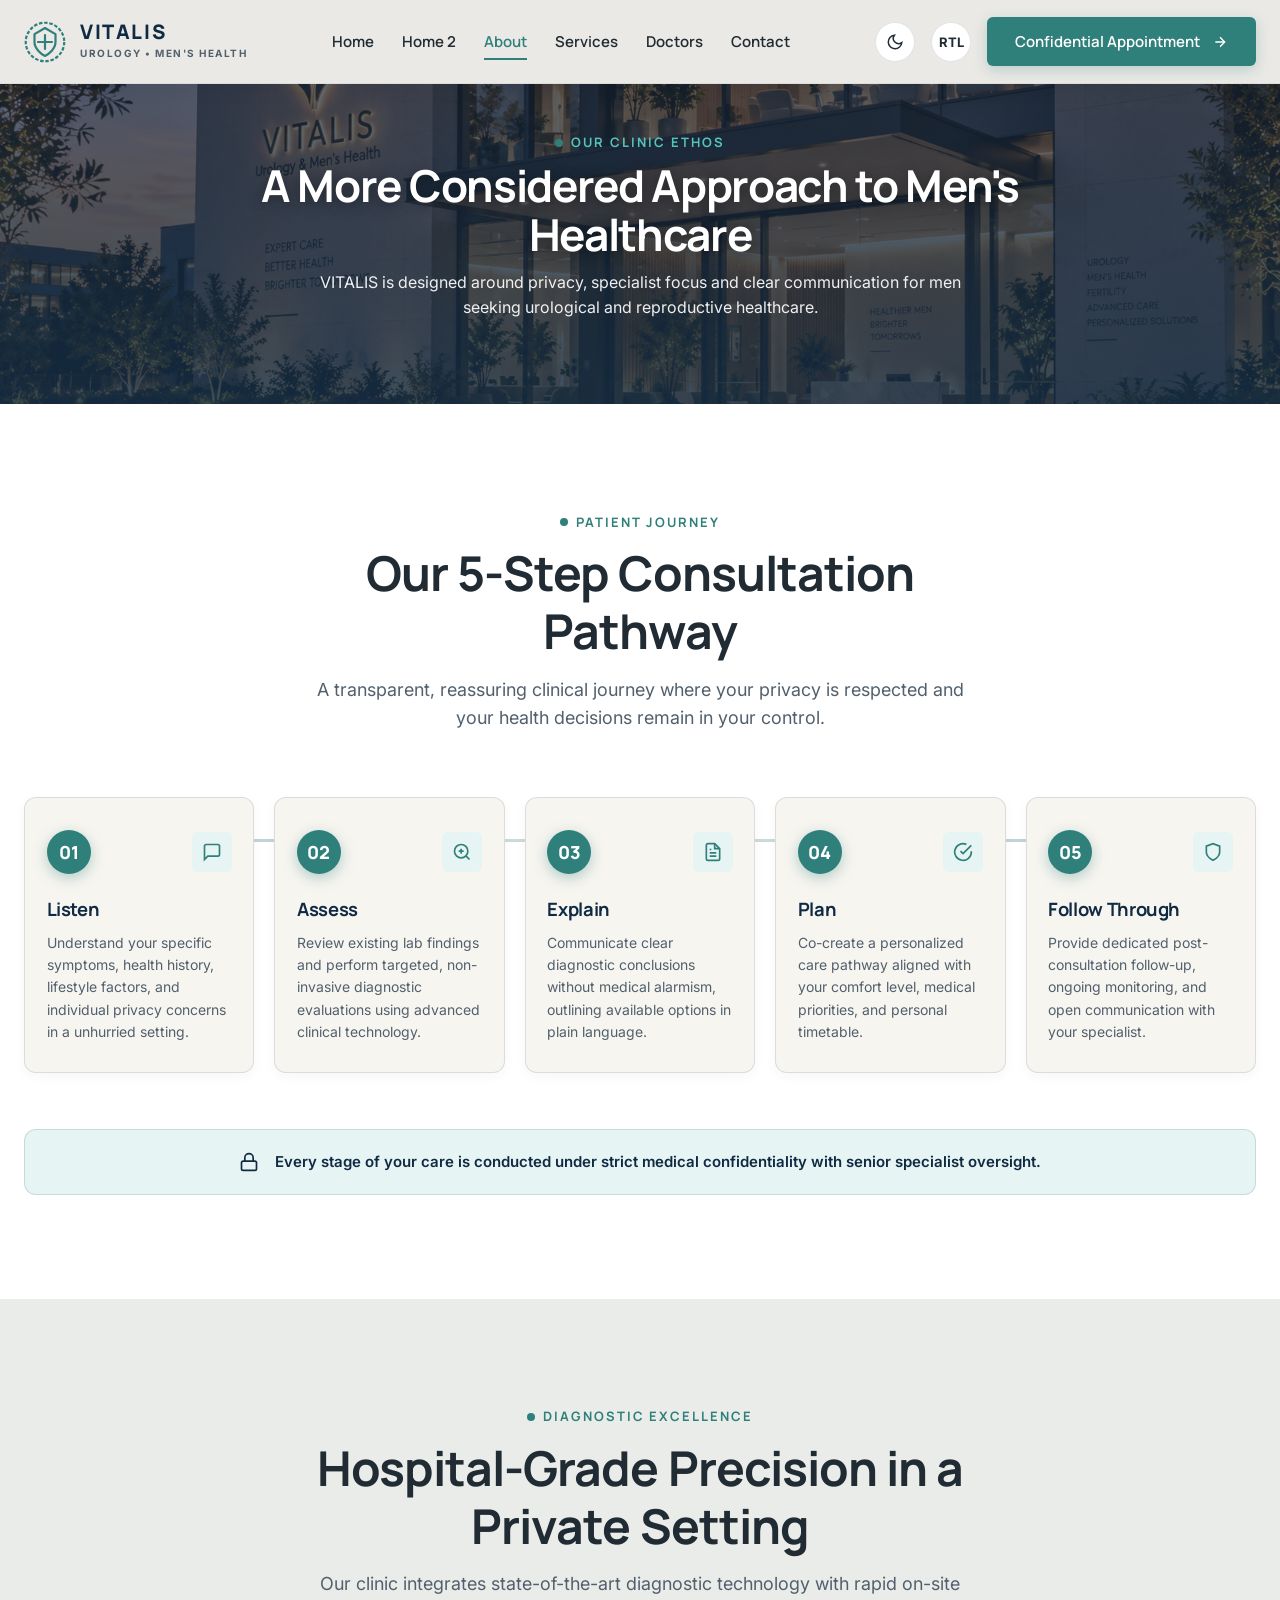
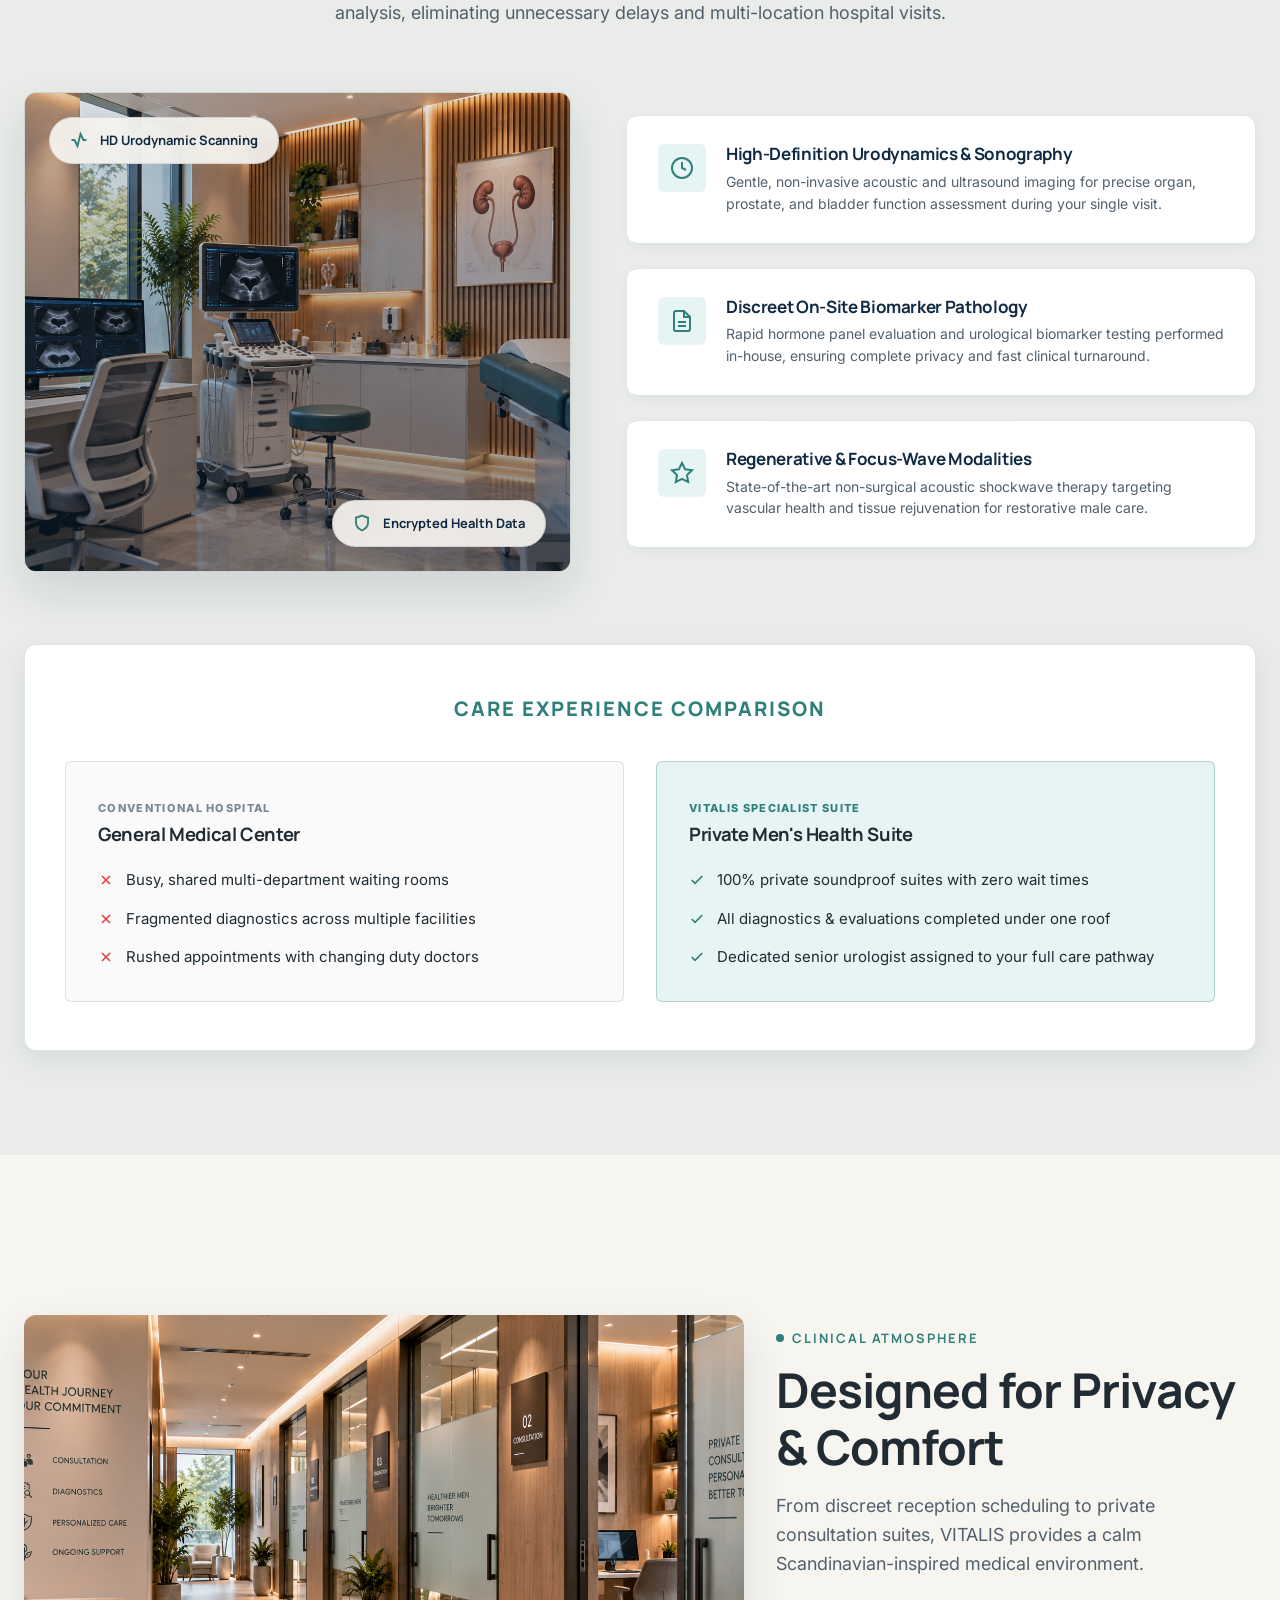
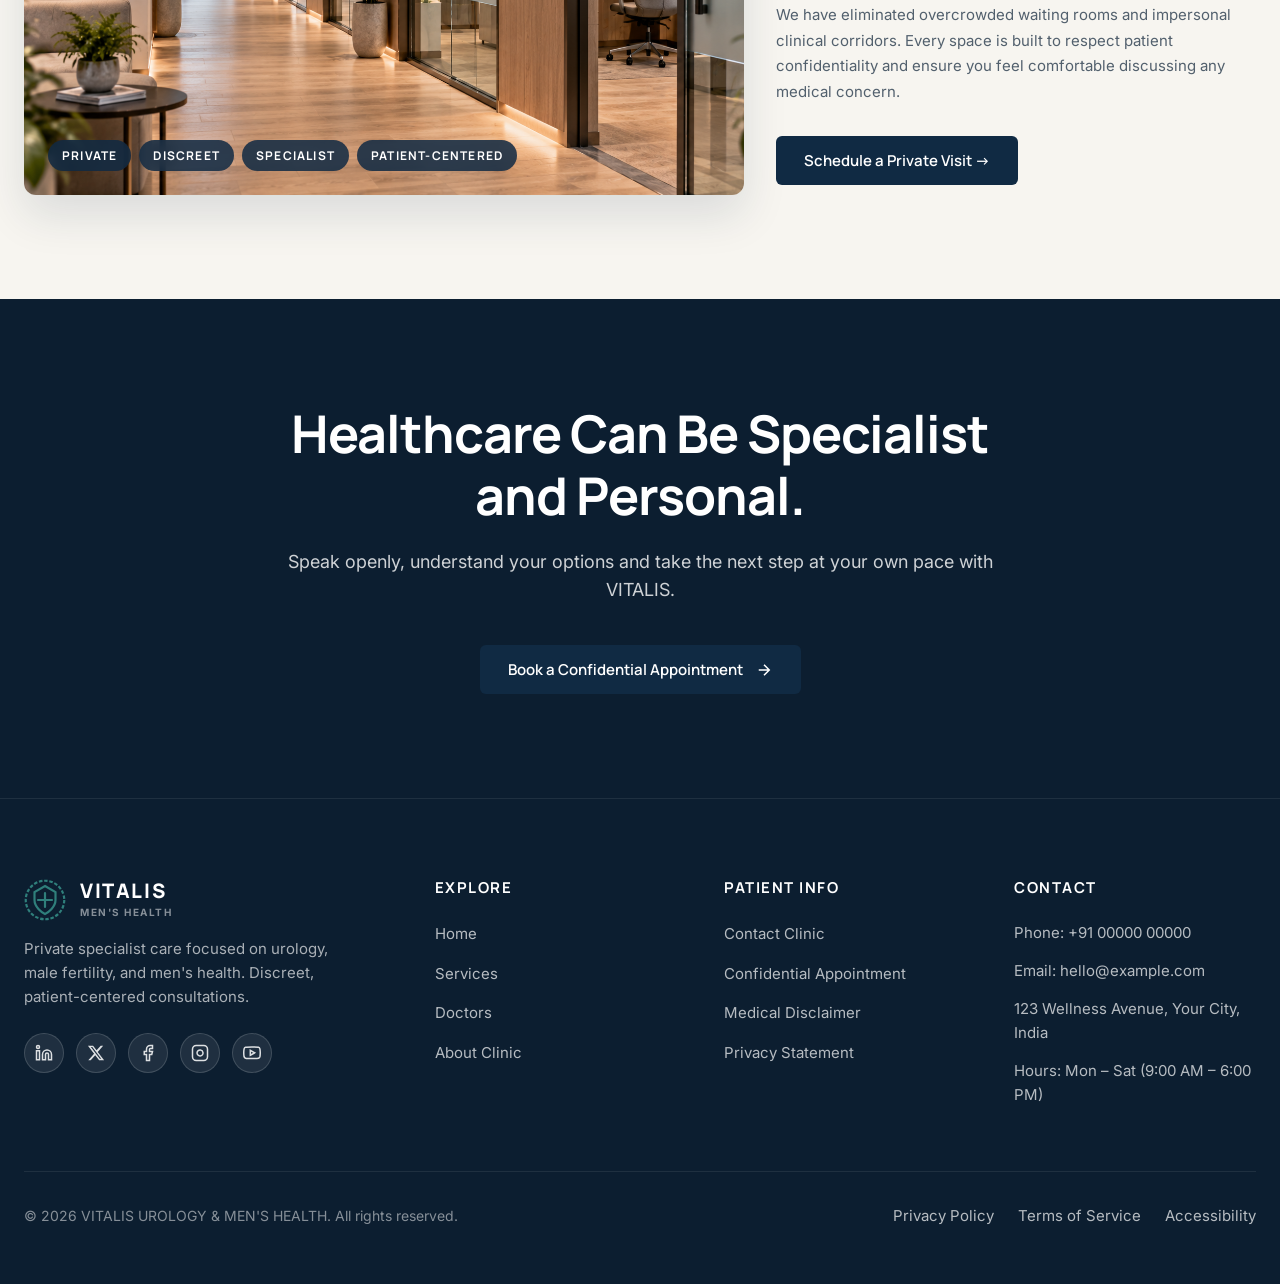
<file: about.html>
<!DOCTYPE html>
<html lang="en" dir="ltr" data-theme="light">
<head>
  <meta charset="UTF-8">
  <meta name="viewport" content="width=device-width, initial-scale=1.0">
  <title>About VITALIS | Specialist Men's Healthcare</title>
  <meta name="description" content="Learn about VITALIS Urology & Men's Health Clinic. Designed around privacy, specialist clinical focus, and clear patient-centered communication.">
  <meta property="og:title" content="About VITALIS | Specialist Men's Healthcare">
  <meta property="og:description" content="Private specialist clinic focused on discreet, evidence-based care for urology and men's health.">
  <meta property="og:type" content="website">

  <link rel="icon" type="image/svg+xml" href="assets/images/favicon.svg">
  <link rel="shortcut icon" href="assets/images/favicon.svg" type="image/x-icon">
  <link rel="stylesheet" href="assets/css/style.css">
</head>
<body>

  <!-- Header & Navbar -->
  <header class="site-header">
    <div class="container header-container">
      <a href="index.html" class="brand-logo" aria-label="VITALIS Home">
        <svg class="logo-symbol" viewBox="0 0 48 48" fill="none">
          <circle cx="24" cy="24" r="22" stroke="currentColor" stroke-width="2.5" stroke-dasharray="4 2"/>
          <path d="M24 8L36 15V24C36 32 28 38 24 40C20 38 12 32 12 24V15L24 8Z" stroke="currentColor" stroke-width="2.5" stroke-linejoin="round"/>
          <path d="M24 16V32M16 24H32" stroke="currentColor" stroke-width="2.5" stroke-linecap="round"/>
        </svg>
        <div class="brand-text">
          <span class="brand-name">VITALIS</span>
          <span class="brand-tagline">UROLOGY • MEN'S HEALTH</span>
        </div>
      </a>

      <nav class="desktop-nav" aria-label="Main Navigation">
        <ul class="nav-links">
          <li><a href="index.html" class="nav-link">Home</a></li>
          <li><a href="home2.html" class="nav-link">Home 2</a></li>
          <li><a href="about.html" class="nav-link active">About</a></li>
          <li><a href="services.html" class="nav-link">Services</a></li>
          <li><a href="doctors.html" class="nav-link">Doctors</a></li>
          <li><a href="contact.html" class="nav-link">Contact</a></li>
        </ul>
      </nav>

      <div class="header-actions">
        <button class="control-btn theme-toggle-btn" aria-label="Toggle Theme"></button>
        <button class="control-btn rtl-toggle-btn" aria-label="Toggle Layout Direction">RTL</button>
        <button class="btn btn-primary" data-open-modal="appointment-modal">
          <span>Confidential Appointment</span>
          <svg class="cta-arrow" width="16" height="16" viewBox="0 0 24 24" fill="none" stroke="currentColor" stroke-width="2"><path d="M5 12h14M12 5l7 7-7 7"/></svg>
        </button>
        <button class="hamburger-btn" aria-label="Open Navigation Drawer">
          <span></span>
          <span></span>
          <span></span>
        </button>
      </div>
    </div>
  </header>

  <!-- Mobile Drawer -->
  <div class="mobile-drawer-overlay">
    <div class="mobile-drawer" role="dialog" aria-modal="true" aria-label="Mobile Navigation Drawer">
      <div class="drawer-header">
        <div class="brand-text">
          <span class="brand-name" style="color: #fff;">Menus</span>
          <span class="brand-tagline" style="color: rgba(255,255,255,0.6);"></span>
        </div>
        <button class="drawer-close-btn" aria-label="Close Drawer">
          <svg width="20" height="20" viewBox="0 0 24 24" fill="none" stroke="currentColor" stroke-width="2"><line x1="18" y1="6" x2="6" y2="18"/><line x1="6" y1="6" x2="18" y2="18"/></svg>
        </button>
      </div>

      <nav class="drawer-nav">
        <a href="index.html" class="drawer-link">Home</a>
        <a href="home2.html" class="drawer-link">Home 2</a>
        <a href="about.html" class="drawer-link active">About Clinic</a>
        <a href="services.html" class="drawer-link">Services</a>
        <a href="doctors.html" class="drawer-link">Doctors</a>
        <a href="contact.html" class="drawer-link">Contact Us</a>
      </nav>

      <div class="drawer-controls">
        <button class="control-btn theme-toggle-btn" aria-label="Toggle Theme"></button>
        <button class="control-btn rtl-toggle-btn" aria-label="Toggle Layout Direction">RTL</button>
      </div>

      <div style="margin-top: 1rem;">
        <button class="btn btn-secondary" style="width: 100%;" data-open-modal="appointment-modal">
          Confidential Appointment →
        </button>
      </div>
    </div>
  </div>

  <main id="main-content">
  <!-- ==========================================
       ABOUT SECTION 01 — HERO
       ========================================== -->
  <section class="hero-section page-hero-section">
    <div class="hero-bg-wrapper">
      <img src="assets/images/9.png" onerror="this.src='assets/images/clinic-interior.jpg'" alt="VITALIS Clinic Interior Architecture" class="hero-bg-img">
    </div>

    <div class="container hero-content reveal-on-scroll">
      <div class="eyebrow">OUR CLINIC ETHOS</div>
      <h1 class="hero-title">A More Considered Approach to Men's Healthcare</h1>
      <p class="hero-subtitle">
        VITALIS is designed around privacy, specialist focus and clear communication for men seeking urological and reproductive healthcare.
      </p>

      
    </div>
  </section>

  <!-- ==========================================
       ABOUT SECTION 02 — OUR APPROACH
       ========================================== -->
  <section class="patient-journey-section">
    <div class="container">
      <div class="reveal-on-scroll" style="text-align: center; max-width: 720px; margin-inline: auto;">
        <div class="eyebrow">PATIENT JOURNEY</div>
        <h2 class="section-title">Our 5-Step Consultation Pathway</h2>
        <p class="section-subtitle" style="margin-inline: auto;">
          A transparent, reassuring clinical journey where your privacy is respected and your health decisions remain in your control.
        </p>
      </div>

      <div class="journey-timeline-wrapper reveal-on-scroll">
        <div class="journey-timeline-grid">
          <!-- Step 01 -->
          <div class="journey-step-card">
            <div class="journey-step-top">
              <div class="journey-step-num">01</div>
              <div class="journey-step-icon" title="Listen">
                <svg width="20" height="20" viewBox="0 0 24 24" fill="none" stroke="currentColor" stroke-width="2"><path d="M21 15a2 2 0 0 1-2 2H7l-4 4V5a2 2 0 0 1 2-2h14a2 2 0 0 1 2 2z"/></svg>
              </div>
            </div>
            <h3 class="journey-step-title">Listen</h3>
            <p class="journey-step-desc">
              Understand your specific symptoms, health history, lifestyle factors, and individual privacy concerns in a unhurried setting.
            </p>
          </div>

          <!-- Step 02 -->
          <div class="journey-step-card">
            <div class="journey-step-top">
              <div class="journey-step-num">02</div>
              <div class="journey-step-icon" title="Assess">
                <svg width="20" height="20" viewBox="0 0 24 24" fill="none" stroke="currentColor" stroke-width="2"><circle cx="11" cy="11" r="8"/><line x1="21" y1="21" x2="16.65" y2="16.65"/><line x1="11" y1="8" x2="11" y2="14"/><line x1="8" y1="11" x2="14" y2="11"/></svg>
              </div>
            </div>
            <h3 class="journey-step-title">Assess</h3>
            <p class="journey-step-desc">
              Review existing lab findings and perform targeted, non-invasive diagnostic evaluations using advanced clinical technology.
            </p>
          </div>

          <!-- Step 03 -->
          <div class="journey-step-card">
            <div class="journey-step-top">
              <div class="journey-step-num">03</div>
              <div class="journey-step-icon" title="Explain">
                <svg width="20" height="20" viewBox="0 0 24 24" fill="none" stroke="currentColor" stroke-width="2"><path d="M14 2H6a2 2 0 0 0-2 2v16a2 2 0 0 0 2 2h12a2 2 0 0 0 2-2V8z"/><polyline points="14 2 14 8 20 8"/><line x1="16" y1="13" x2="8" y2="13"/><line x1="16" y1="17" x2="8" y2="17"/><polyline points="10 9 9 9 8 9"/></svg>
              </div>
            </div>
            <h3 class="journey-step-title">Explain</h3>
            <p class="journey-step-desc">
              Communicate clear diagnostic conclusions without medical alarmism, outlining available options in plain language.
            </p>
          </div>

          <!-- Step 04 -->
          <div class="journey-step-card">
            <div class="journey-step-top">
              <div class="journey-step-num">04</div>
              <div class="journey-step-icon" title="Plan">
                <svg width="20" height="20" viewBox="0 0 24 24" fill="none" stroke="currentColor" stroke-width="2"><path d="M22 11.08V12a10 10 0 1 1-5.93-9.14"/><polyline points="22 4 12 14.01 9 11.01"/></svg>
              </div>
            </div>
            <h3 class="journey-step-title">Plan</h3>
            <p class="journey-step-desc">
              Co-create a personalized care pathway aligned with your comfort level, medical priorities, and personal timetable.
            </p>
          </div>

          <!-- Step 05 -->
          <div class="journey-step-card">
            <div class="journey-step-top">
              <div class="journey-step-num">05</div>
              <div class="journey-step-icon" title="Follow Through">
                <svg width="20" height="20" viewBox="0 0 24 24" fill="none" stroke="currentColor" stroke-width="2"><path d="M12 22s8-4 8-10V5l-8-3-8 3v7c0 6 8 10 8 10z"/></svg>
              </div>
            </div>
            <h3 class="journey-step-title">Follow Through</h3>
            <p class="journey-step-desc">
              Provide dedicated post-consultation follow-up, ongoing monitoring, and open communication with your specialist.
            </p>
          </div>
        </div>

        <div class="journey-trust-banner">
          <svg width="20" height="20" viewBox="0 0 24 24" fill="none" stroke="currentColor" stroke-width="2"><rect x="3" y="11" width="18" height="11" rx="2" ry="2"/><path d="M7 11V7a5 5 0 0 1 10 0v4"/></svg>
          <span>Every stage of your care is conducted under strict medical confidentiality with senior specialist oversight.</span>
        </div>
      </div>
    </div>
  </section>

  <!-- ==========================================
       ABOUT SECTION 02.5 — DIAGNOSTIC SUITE & CLINICAL PRECISION
       ========================================== -->
  <section class="diagnostic-suite-section">
    <div class="container">
      <div class="reveal-on-scroll" style="text-align: center; max-width: 760px; margin-inline: auto; margin-bottom: 4rem;">
        <div class="eyebrow">DIAGNOSTIC EXCELLENCE</div>
        <h2 class="section-title">Hospital-Grade Precision in a Private Setting</h2>
        <p class="section-subtitle" style="margin-inline: auto;">
          Our clinic integrates state-of-the-art diagnostic technology with rapid on-site analysis, eliminating unnecessary delays and multi-location hospital visits.
        </p>
      </div>

      <!-- Asymmetric Feature Grid -->
      <div class="suite-feature-grid reveal-on-scroll">
        <!-- Left: Image Box with Floating Glass Badges -->
        <div class="suite-image-card">
          <img src="assets/images/10.png" onerror="this.src='assets/images/preventive-screening.jpg'" alt="VITALIS Diagnostic Suite" class="suite-img" loading="lazy">
          <div class="suite-image-overlay"></div>
          
          <div class="suite-floating-badge badge-top">
            <svg width="18" height="18" viewBox="0 0 24 24" fill="none" stroke="currentColor" stroke-width="2.5"><polyline points="22 12 18 12 14 4 10 20 6 12 2 12"/></svg>
            <span>HD Urodynamic Scanning</span>
          </div>

          <div class="suite-floating-badge badge-bottom">
            <svg width="18" height="18" viewBox="0 0 24 24" fill="none" stroke="currentColor" stroke-width="2.5"><path d="M12 22s8-4 8-10V5l-8-3-8 3v7c0 6 8 10 8 10z"/></svg>
            <span>Encrypted Health Data</span>
          </div>
        </div>

        <!-- Right: 3 Tech Feature Cards -->
        <div class="suite-tech-stack">
          <!-- Card 1 -->
          <div class="suite-tech-card">
            <div class="tech-card-icon">
              <svg width="24" height="24" viewBox="0 0 24 24" fill="none" stroke="currentColor" stroke-width="2"><circle cx="12" cy="12" r="10"/><path d="M12 6v6l4 2"/></svg>
            </div>
            <div>
              <h3 class="tech-card-title">High-Definition Urodynamics & Sonography</h3>
              <p class="tech-card-desc">
                Gentle, non-invasive acoustic and ultrasound imaging for precise organ, prostate, and bladder function assessment during your single visit.
              </p>
            </div>
          </div>

          <!-- Card 2 -->
          <div class="suite-tech-card">
            <div class="tech-card-icon">
              <svg width="24" height="24" viewBox="0 0 24 24" fill="none" stroke="currentColor" stroke-width="2"><path d="M14 2H6a2 2 0 0 0-2 2v16a2 2 0 0 0 2 2h12a2 2 0 0 0 2-2V8z"/><polyline points="14 2 14 8 20 8"/><line x1="16" y1="13" x2="8" y2="13"/><line x1="16" y1="17" x2="8" y2="17"/></svg>
            </div>
            <div>
              <h3 class="tech-card-title">Discreet On-Site Biomarker Pathology</h3>
              <p class="tech-card-desc">
                Rapid hormone panel evaluation and urological biomarker testing performed in-house, ensuring complete privacy and fast clinical turnaround.
              </p>
            </div>
          </div>

          <!-- Card 3 -->
          <div class="suite-tech-card">
            <div class="tech-card-icon">
              <svg width="24" height="24" viewBox="0 0 24 24" fill="none" stroke="currentColor" stroke-width="2"><polygon points="12 2 15.09 8.26 22 9.27 17 14.14 18.18 21.02 12 17.77 5.82 21.02 7 14.14 2 9.27 8.91 8.26 12 2"/></svg>
            </div>
            <div>
              <h3 class="tech-card-title">Regenerative & Focus-Wave Modalities</h3>
              <p class="tech-card-desc">
                State-of-the-art non-surgical acoustic shockwave therapy targeting vascular health and tissue rejuvenation for restorative male care.
              </p>
            </div>
          </div>
        </div>
      </div>

      <!-- Unique Interactive Care Matrix Comparison -->
      <div class="care-matrix-wrapper reveal-on-scroll">
        <div class="care-matrix-title">Care Experience Comparison</div>

        <div class="care-matrix-grid">
          <!-- Column 1: Hospital Standard -->
          <div class="matrix-card matrix-standard">
            <div class="matrix-card-header">
              <span class="matrix-tag">CONVENTIONAL HOSPITAL</span>
              <h3>General Medical Center</h3>
            </div>
            <ul class="matrix-list">
              <li>
                <svg class="icon-cross" width="16" height="16" viewBox="0 0 24 24" fill="none" stroke="currentColor" stroke-width="2.5"><line x1="18" y1="6" x2="6" y2="18"/><line x1="6" y1="6" x2="18" y2="18"/></svg>
                <span>Busy, shared multi-department waiting rooms</span>
              </li>
              <li>
                <svg class="icon-cross" width="16" height="16" viewBox="0 0 24 24" fill="none" stroke="currentColor" stroke-width="2.5"><line x1="18" y1="6" x2="6" y2="18"/><line x1="6" y1="6" x2="18" y2="18"/></svg>
                <span>Fragmented diagnostics across multiple facilities</span>
              </li>
              <li>
                <svg class="icon-cross" width="16" height="16" viewBox="0 0 24 24" fill="none" stroke="currentColor" stroke-width="2.5"><line x1="18" y1="6" x2="6" y2="18"/><line x1="6" y1="6" x2="18" y2="18"/></svg>
                <span>Rushed appointments with changing duty doctors</span>
              </li>
            </ul>
          </div>

          <!-- Column 2: VITALIS Standard -->
          <div class="matrix-card matrix-vitalis">
            <div class="matrix-card-header">
              <span class="matrix-tag vitalis-tag">VITALIS SPECIALIST SUITE</span>
              <h3>Private Men's Health Suite</h3>
            </div>
            <ul class="matrix-list">
              <li>
                <svg class="icon-check" width="16" height="16" viewBox="0 0 24 24" fill="none" stroke="currentColor" stroke-width="2.5"><polyline points="20 6 9 17 4 12"/></svg>
                <span>100% private soundproof suites with zero wait times</span>
              </li>
              <li>
                <svg class="icon-check" width="16" height="16" viewBox="0 0 24 24" fill="none" stroke="currentColor" stroke-width="2.5"><polyline points="20 6 9 17 4 12"/></svg>
                <span>All diagnostics & evaluations completed under one roof</span>
              </li>
              <li>
                <svg class="icon-check" width="16" height="16" viewBox="0 0 24 24" fill="none" stroke="currentColor" stroke-width="2.5"><polyline points="20 6 9 17 4 12"/></svg>
                <span>Dedicated senior urologist assigned to your full care pathway</span>
              </li>
            </ul>
          </div>
        </div>
      </div>
    </div>
  </section>

  <!-- ==========================================
       ABOUT SECTION 03 — THE CLINIC EXPERIENCE
       ========================================== -->
  <section style="padding: 6.5rem 0; background-color: var(--color-bg-primary);">
    <div class="container">
      <div class="clinic-experience-collage reveal-on-scroll">
        <div class="collage-left">
          <img src="assets/images/11.png" onerror="this.src='assets/images/clinic-reception.jpg'" alt="VITALIS Clinic Lounge & Reception" loading="lazy">
          <div class="floating-badge-group">
            <span class="floating-badge">PRIVATE</span>
            <span class="floating-badge">DISCREET</span>
            <span class="floating-badge">SPECIALIST</span>
            <span class="floating-badge">PATIENT-CENTERED</span>
          </div>
        </div>

        <div>
          <div class="eyebrow">CLINICAL ATMOSPHERE</div>
          <h2 class="section-title">Designed for Privacy & Comfort</h2>
          <p class="section-subtitle" style="margin-bottom: 1.5rem;">
            From discreet reception scheduling to private consultation suites, VITALIS provides a calm Scandinavian-inspired medical environment.
          </p>
          <p style="color: var(--color-text-muted); font-size: 0.9375rem; line-height: 1.7; margin-bottom: 2rem;">
            We have eliminated overcrowded waiting rooms and impersonal clinical corridors. Every space is built to respect patient confidentiality and ensure you feel comfortable discussing any medical concern.
          </p>
          <button class="btn btn-secondary" data-open-modal="appointment-modal">Schedule a Private Visit →</button>
        </div>
      </div>
    </div>
  </section>

  <!-- ==========================================
       ABOUT SECTION 04 — FINAL CTA
       ========================================== -->
  <section class="final-cta-section">
    <div class="container final-cta-container reveal-on-scroll">
      <h2>Healthcare Can Be Specialist and Personal.</h2>
      <p>
        Speak openly, understand your options and take the next step at your own pace with VITALIS.
      </p>

      <div class="final-cta-buttons">
        <button class="btn btn-secondary" data-open-modal="appointment-modal">
          <span>Book a Confidential Appointment</span>
          <svg class="cta-arrow" width="18" height="18" viewBox="0 0 24 24" fill="none" stroke="currentColor" stroke-width="2"><path d="M5 12h14M12 5l7 7-7 7"/></svg>
        </button>
      </div>
    </div>
  </section>

  </main>

  <!-- Global Footer & Modals -->
  <footer class="site-footer">
    <div class="container">
      <div class="footer-top">
        <div class="footer-brand">
          <a href="index.html" class="brand-logo" style="margin-bottom: 0.75rem;">
            <svg class="logo-symbol" viewBox="0 0 48 48" fill="none" style="color: var(--color-secondary);">
              <circle cx="24" cy="24" r="22" stroke="currentColor" stroke-width="2.5" stroke-dasharray="4 2"/>
              <path d="M24 8L36 15V24C36 32 28 38 24 40C20 38 12 32 12 24V15L24 8Z" stroke="currentColor" stroke-width="2.5"/>
              <path d="M24 16V32M16 24H32" stroke="currentColor" stroke-width="2.5" stroke-linecap="round"/>
            </svg>
            <div class="brand-text">
              <span class="brand-name">VITALIS</span>
              <span class="brand-tagline" style="color: rgba(255,255,255,0.5);">MEN'S HEALTH</span>
            </div>
          </a>
          <p class="footer-brand-desc">
            Private specialist care focused on urology, male fertility, and men's health. Discreet, patient-centered consultations.
          </p>
          <div class="footer-social-links" aria-label="Social Media Links">
            <a href="#" class="social-icon-btn" aria-label="LinkedIn">
              <svg width="18" height="18" viewBox="0 0 24 24" fill="none" stroke="currentColor" stroke-width="2"><path d="M16 8a6 6 0 0 1 6 6v7h-4v-7a2 2 0 0 0-2-2 2 2 0 0 0-2 2v7h-4v-7a6 6 0 0 1 6-6z"/><rect x="2" y="9" width="4" height="12"/><circle cx="4" cy="4" r="2"/></svg>
            </a>
            <a href="#" class="social-icon-btn" aria-label="Twitter X">
              <svg width="18" height="18" viewBox="0 0 24 24" fill="currentColor"><path d="M18.244 2.25h3.308l-7.227 8.26 8.502 11.24H16.17l-5.214-6.817L4.99 21.75H1.68l7.73-8.835L1.254 2.25H8.08l4.713 6.231zm-1.161 17.52h1.833L7.084 4.126H5.117z"/></svg>
            </a>
            <a href="#" class="social-icon-btn" aria-label="Facebook">
              <svg width="18" height="18" viewBox="0 0 24 24" fill="none" stroke="currentColor" stroke-width="2"><path d="M18 2h-3a5 5 0 0 0-5 5v3H7v4h3v8h4v-8h3l1-4h-4V7a1 1 0 0 1 1-1h3z"/></svg>
            </a>
            <a href="#" class="social-icon-btn" aria-label="Instagram">
              <svg width="18" height="18" viewBox="0 0 24 24" fill="none" stroke="currentColor" stroke-width="2"><rect x="2" y="2" width="20" height="20" rx="5" ry="5"/><path d="M16 11.37A4 4 0 1 1 12.63 8 4 4 0 0 1 16 11.37z"/><line x1="17.5" y1="6.5" x2="17.51" y2="6.5"/></svg>
            </a>
            <a href="#" class="social-icon-btn" aria-label="YouTube">
              <svg width="18" height="18" viewBox="0 0 24 24" fill="none" stroke="currentColor" stroke-width="2"><path d="M22.54 6.42a2.78 2.78 0 0 0-1.94-2C18.88 4 12 4 12 4s-6.88 0-8.6.46a2.78 2.78 0 0 0-1.94 2A29 29 0 0 0 1 11.75a29 29 0 0 0 .46 5.33A2.78 2.78 0 0 0 3.4 19c1.72.46 8.6.46 8.6.46s6.88 0 8.6-.46a2.78 2.78 0 0 0 1.94-2 29 29 0 0 0 .46-5.25 29 29 0 0 0-.46-5.33z"/><polygon points="9.75 15.02 15.5 11.75 9.75 8.48 9.75 15.02"/></svg>
            </a>
          </div>
        </div>

        <div>
          <h4 class="footer-col-title">EXPLORE</h4>
          <ul class="footer-links">
            <li><a href="index.html" class="footer-link">Home</a></li>
            <li><a href="services.html" class="footer-link">Services</a></li>
            <li><a href="doctors.html" class="footer-link">Doctors</a></li>
            <li><a href="about.html" class="footer-link">About Clinic</a></li>
          </ul>
        </div>

        <div>
          <h4 class="footer-col-title">PATIENT INFO</h4>
          <ul class="footer-links">
            <li><a href="contact.html" class="footer-link">Contact Clinic</a></li>
            <li><a href="#" class="footer-link" data-open-modal="appointment-modal">Confidential Appointment</a></li>
            <li><a href="#" class="footer-link" data-open-modal="info-modal" data-info-title="Medical Disclaimer" data-info-text="Educational content provided on this website is intended for general information purposes only and does not substitute professional medical advice.">Medical Disclaimer</a></li>
            <li><a href="#" class="footer-link">Privacy Statement</a></li>
          </ul>
        </div>

        <div>
          <h4 class="footer-col-title">CONTACT</h4>
          <ul class="footer-links" style="font-size: 0.9375rem; color: rgba(255,255,255,0.7);">
            <li>Phone: +91 00000 00000</li>
            <li>Email: hello@example.com</li>
            <li>123 Wellness Avenue, Your City, India</li>
            <li>Hours: Mon – Sat (9:00 AM – 6:00 PM)</li>
          </ul>
        </div>
      </div>

      <div class="footer-bottom">
        <div>© 2026 VITALIS UROLOGY & MEN'S HEALTH. All rights reserved.</div>
        <div class="footer-bottom-links">
          <a href="#" class="footer-link">Privacy Policy</a>
          <a href="#" class="footer-link">Terms of Service</a>
          <a href="#" class="footer-link">Accessibility</a>
        </div>
      </div>
    </div>
  </footer>

  <!-- Appointment Modal -->
  <div id="appointment-modal" class="modal-overlay" role="dialog" aria-modal="true" aria-labelledby="app-modal-title">
    <div class="modal-container">
      <button class="modal-close-btn" aria-label="Close Modal">
        <svg width="20" height="20" viewBox="0 0 24 24" fill="none" stroke="currentColor" stroke-width="2"><line x1="18" y1="6" x2="6" y2="18"/><line x1="6" y1="6" x2="18" y2="18"/></svg>
      </button>

      <div class="modal-header">
        <div class="eyebrow">DISCREET BOOKING</div>
        <h3 id="app-modal-title" class="modal-title">Request a Confidential Appointment</h3>
        <p class="modal-description">
          Tell us a little about your preferred appointment and our clinic team will contact you directly to confirm.
        </p>
      </div>

      <form class="js-validate-form" novalidate>
        <div class="form-group">
          <label class="form-label">Full Name <span class="required">*</span></label>
          <input type="text" class="form-input" required placeholder="e.g. Rahul Sharma">
          <span class="form-error-msg">Please enter your full name.</span>
        </div>

        <div class="form-grid-2col">
          <div class="form-group">
            <label class="form-label">Email Address <span class="required">*</span></label>
            <input type="email" class="form-input" required placeholder="name@example.com">
            <span class="form-error-msg">Please enter a valid email.</span>
          </div>

          <div class="form-group">
            <label class="form-label">Phone Number <span class="required">*</span></label>
            <input type="tel" class="form-input" required placeholder="+91 98765 43210">
            <span class="form-error-msg">Please enter a valid phone number.</span>
          </div>
        </div>

        <div class="form-grid-2col">
          <div class="form-group">
            <label class="form-label">Area of Concern</label>
            <select class="form-select">
              <option value="Urinary Health">Urinary Health</option>
              <option value="Prostate Health">Prostate Health</option>
              <option value="Kidney / Bladder">Kidney / Bladder</option>
              <option value="Male Fertility">Male Fertility</option>
              <option value="Men's Health">Men's Health</option>
              <option value="Sexual Health">Sexual Health</option>
              <option value="Preventive Screening">Preventive Screening</option>
              <option value="Other">Other</option>
            </select>
          </div>

          <div class="form-group">
            <label class="form-label">Preferred Contact Method</label>
            <select class="form-select">
              <option value="Phone Call">Phone Call</option>
              <option value="Email">Email</option>
              <option value="WhatsApp">WhatsApp</option>
            </select>
          </div>
        </div>

        <div class="form-actions-row">
          <button type="button" class="btn btn-outline modal-close-btn-trigger">Maybe Later</button>
          <button type="submit" class="btn btn-secondary">Submit Request →</button>
        </div>
      </form>
    </div>
  </div>

  <!-- Info Modal -->
  <div id="info-modal" class="modal-overlay" role="dialog" aria-modal="true" aria-labelledby="info-modal-title">
    <div class="modal-container">
      <button class="modal-close-btn" aria-label="Close Modal">
        <svg width="20" height="20" viewBox="0 0 24 24" fill="none" stroke="currentColor" stroke-width="2"><line x1="18" y1="6" x2="6" y2="18"/><line x1="6" y1="6" x2="18" y2="18"/></svg>
      </button>

      <div class="modal-header">
        <div class="eyebrow">CLINICAL INFORMATION</div>
        <h3 id="info-modal-title" class="modal-title">General Medical Information</h3>
      </div>

      <div id="info-modal-text" style="color: var(--color-text-muted); line-height: 1.6; margin-bottom: 1.5rem;">
        Educational content provided on this website is intended for general information purposes only and does not substitute professional medical evaluation.
      </div>

      <div style="padding: 1rem; background-color: var(--color-bg-primary); border-radius: var(--radius-sm); font-size: 0.8125rem; color: var(--color-text-light); margin-bottom: 1.5rem;">
        * This information is for general education and does not replace consultation with a qualified healthcare professional.
      </div>

      <div style="display: flex; justify-content: flex-end;">
        <button class="btn btn-primary" data-open-modal="appointment-modal">Request Appointment →</button>
      </div>
    </div>
  </div>

  <!-- Demo Success Modal -->
  <div id="success-modal" class="modal-overlay" role="dialog" aria-modal="true" aria-labelledby="success-modal-title">
    <div class="modal-container" style="max-width: 520px; text-align: center;">
      <button class="modal-close-btn" aria-label="Close Modal">
        <svg width="20" height="20" viewBox="0 0 24 24" fill="none" stroke="currentColor" stroke-width="2"><line x1="18" y1="6" x2="6" y2="18"/><line x1="6" y1="6" x2="18" y2="18"/></svg>
      </button>

      <div style="width: 60px; height: 60px; border-radius: 50%; background-color: var(--color-secondary-light); color: var(--color-secondary); display: inline-flex; align-items: center; justify-content: center; margin-bottom: 1.5rem;">
        <svg width="32" height="32" viewBox="0 0 24 24" fill="none" stroke="currentColor" stroke-width="2.5"><polyline points="20 6 9 17 4 12"/></svg>
      </div>

      <h3 id="success-modal-title" class="modal-title">Request Received</h3>
      <p style="color: var(--color-text-muted); font-size: 0.9375rem; margin-bottom: 1.5rem; line-height: 1.6;">
        Thank you. This demonstration form has received your request locally. A production implementation would connect this form to the clinic's secure appointment system.
      </p>

      <button class="btn btn-primary modal-close-btn-trigger">Close Window</button>
    </div>
  </div>

  <button class="back-to-top-btn" aria-label="Back to top">
    <svg width="20" height="20" viewBox="0 0 24 24" fill="none" stroke="currentColor" stroke-width="2.5"><line x1="12" y1="19" x2="12" y2="5"/><polyline points="5 12 12 5 19 12"/></svg>
  </button>

  <script src="assets/js/main.js"></script>
</body>
</html>
</file>
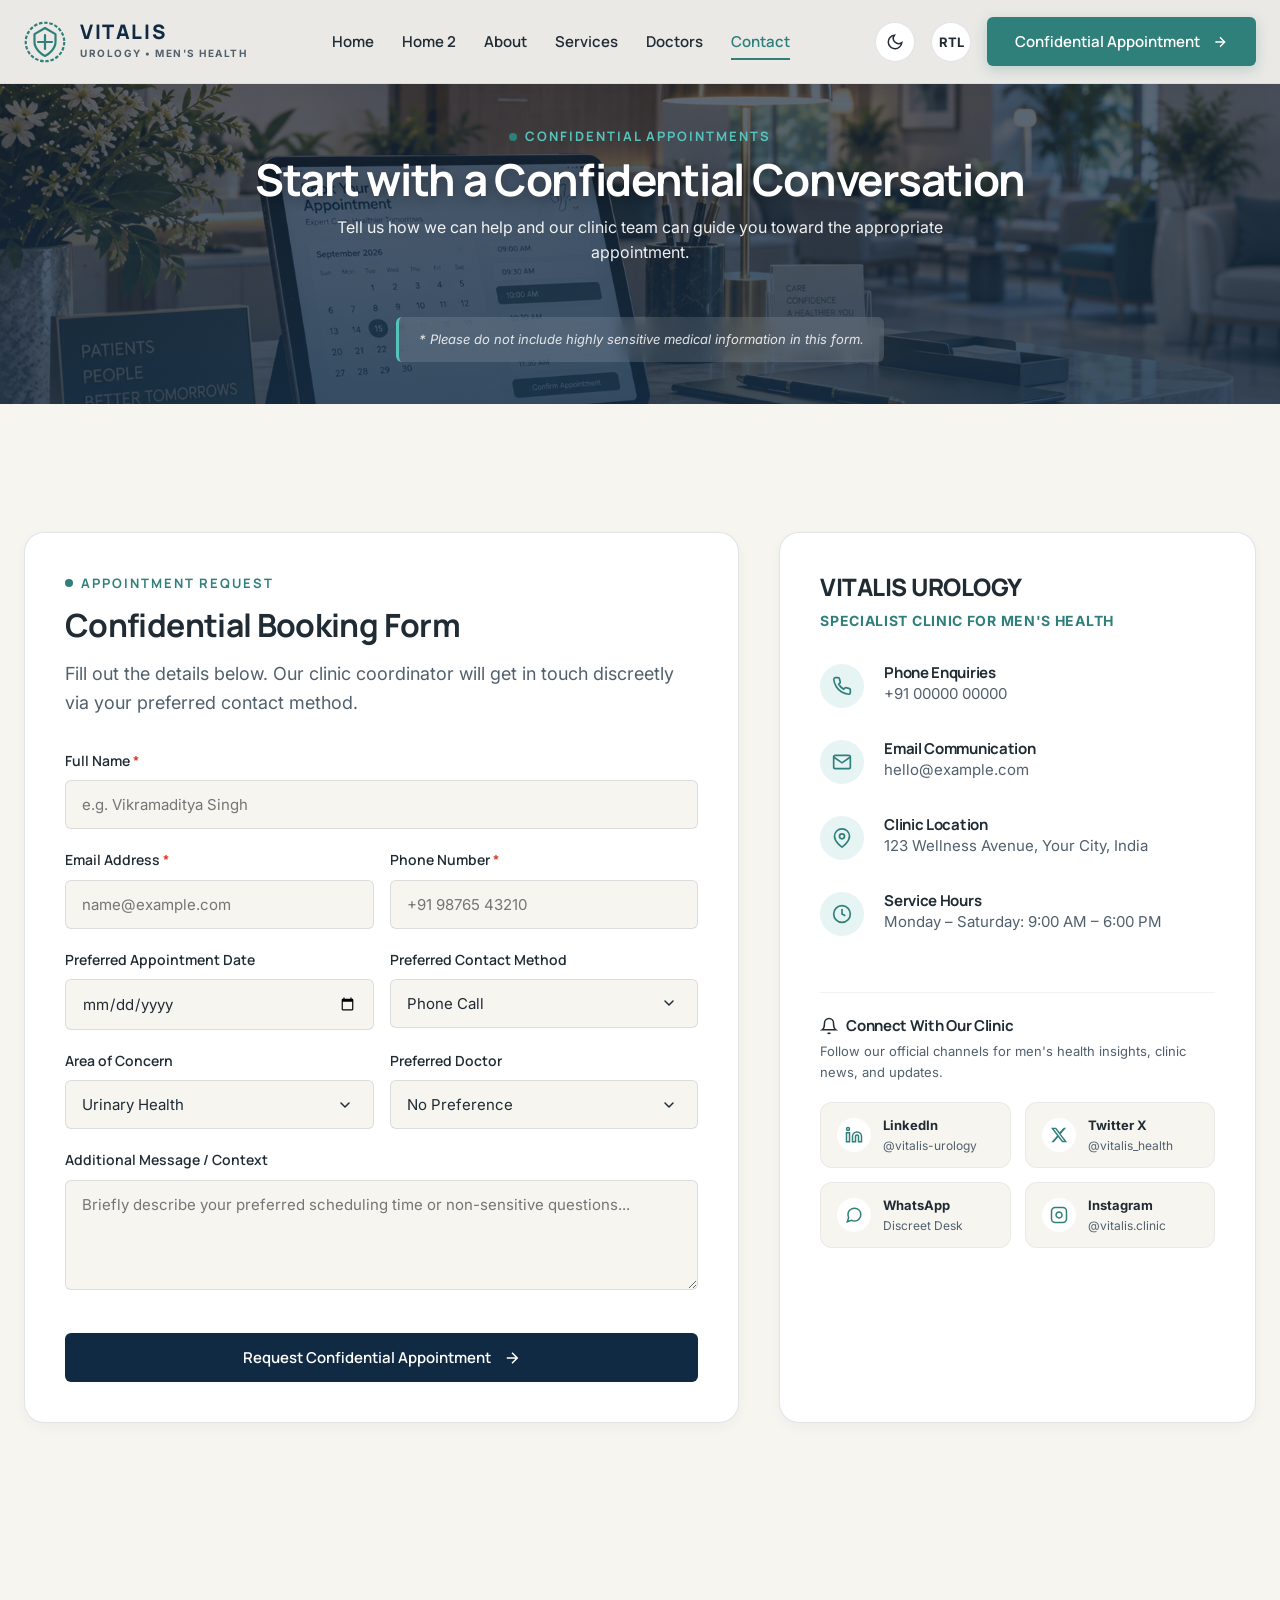
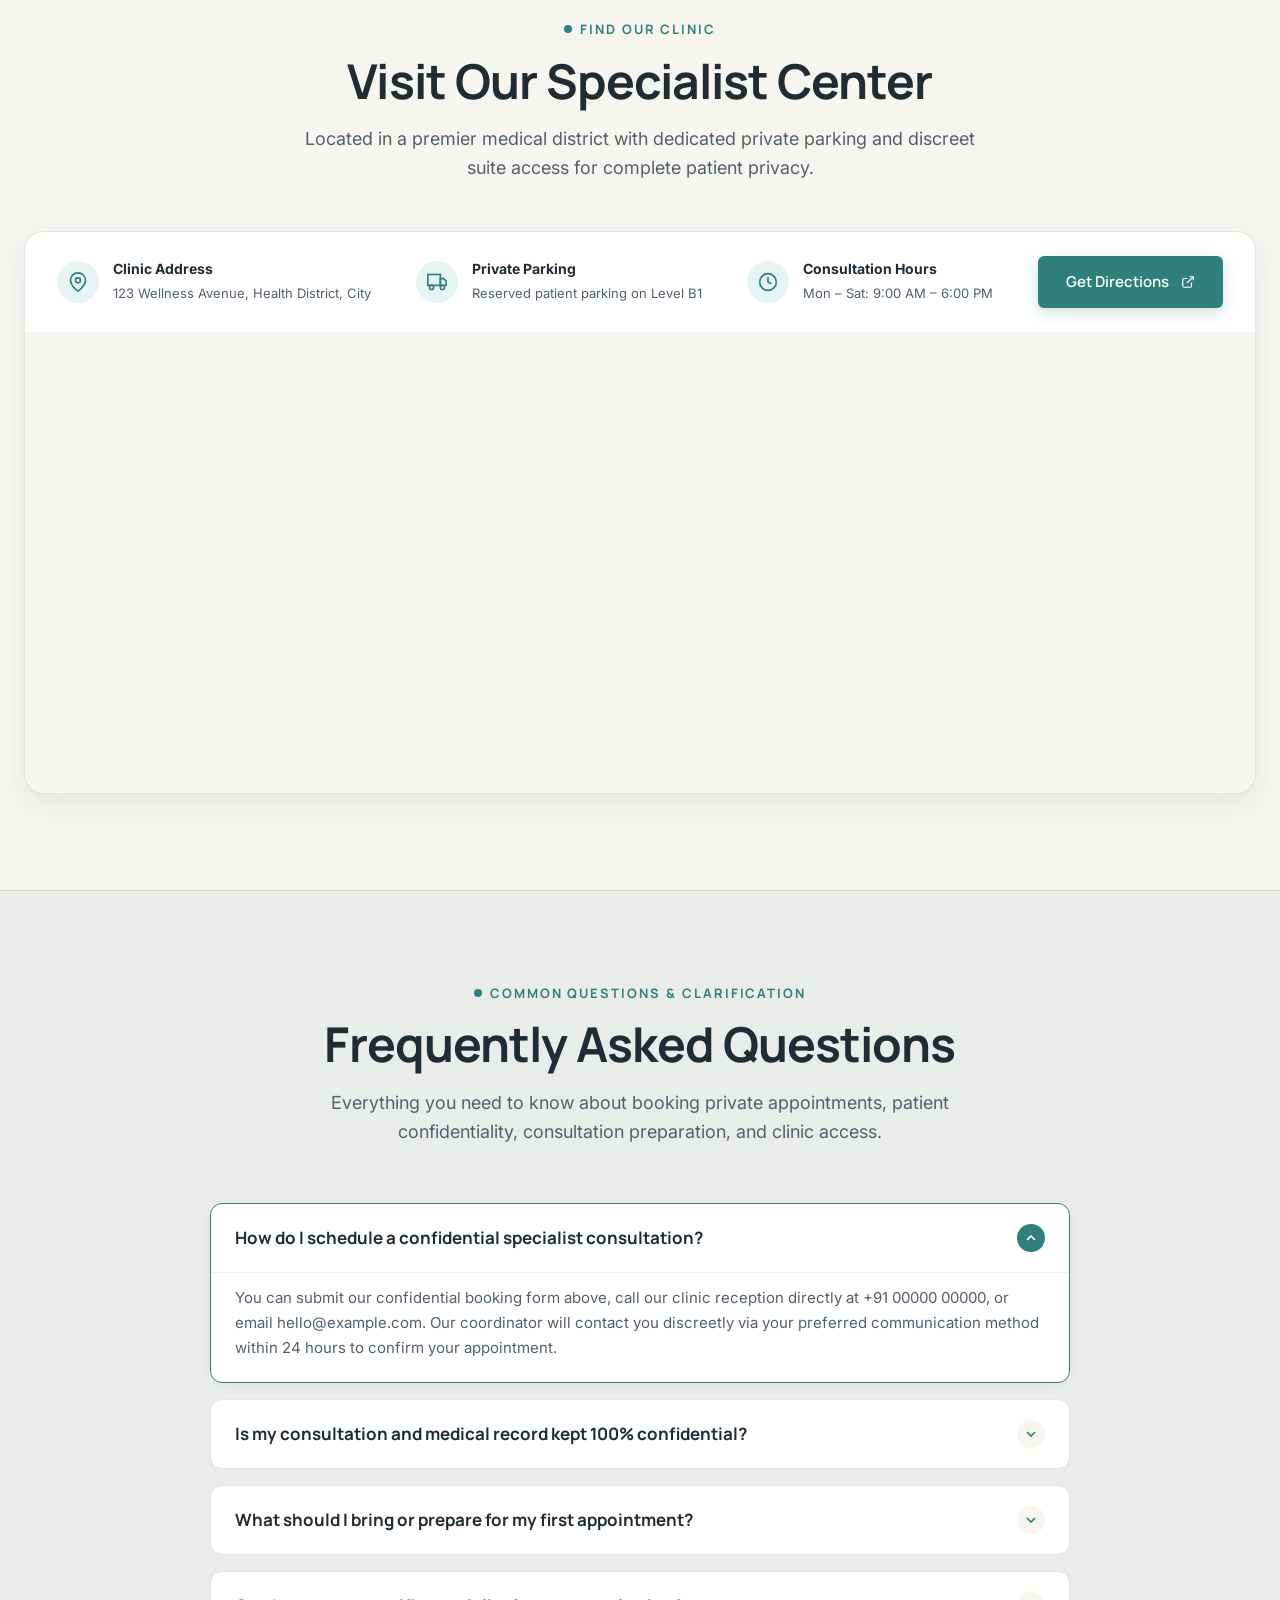
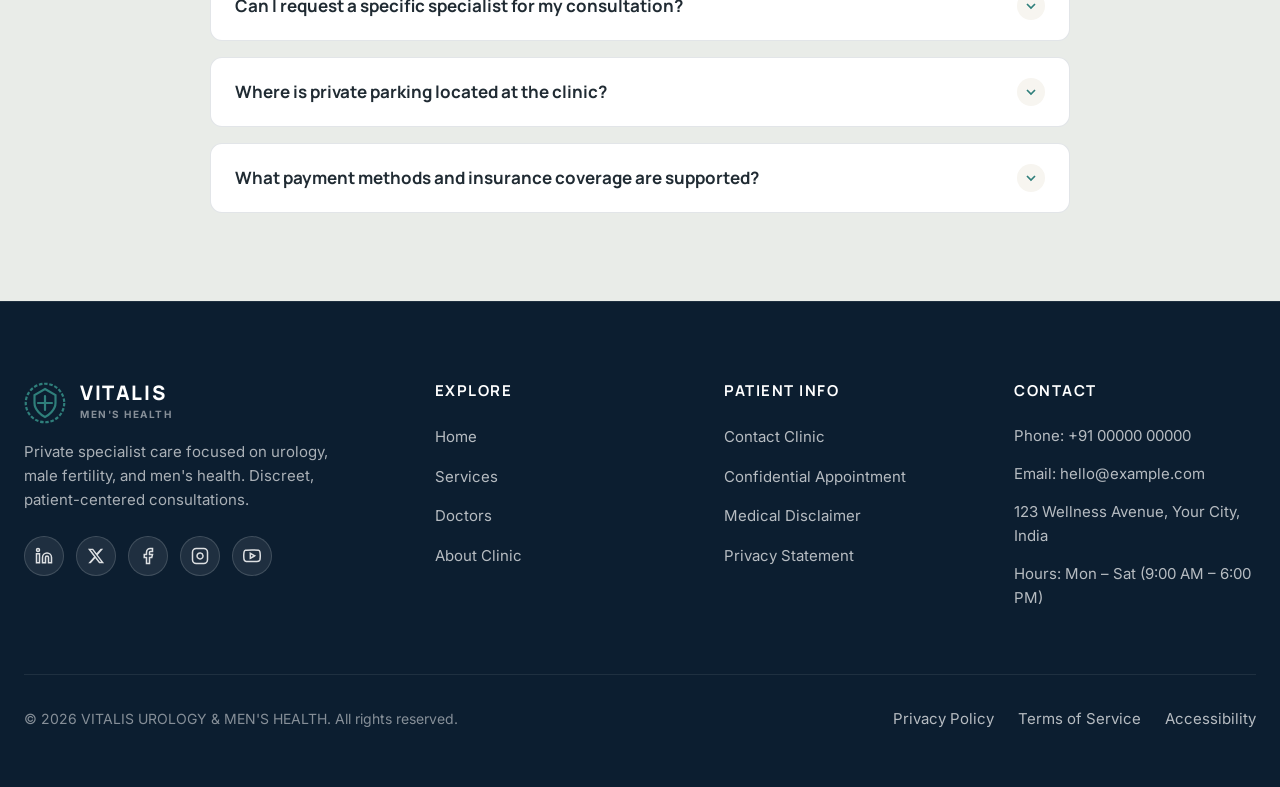
<file: contact.html>
<!DOCTYPE html>
<html lang="en" dir="ltr" data-theme="light">
<head>
  <meta charset="UTF-8">
  <meta name="viewport" content="width=device-width, initial-scale=1.0">
  <title>Confidential Appointment | VITALIS</title>
  <meta name="description" content="Request a confidential appointment or contact VITALIS Urology & Men's Health Clinic. Discreet medical care tailored to your privacy.">
  <meta property="og:title" content="Confidential Appointment | VITALIS">
  <meta property="og:description" content="Start with a confidential conversation with our specialist urology team.">
  <meta property="og:type" content="website">

  <link rel="icon" type="image/svg+xml" href="assets/images/favicon.svg">
  <link rel="shortcut icon" href="assets/images/favicon.svg" type="image/x-icon">
  <link rel="stylesheet" href="assets/css/style.css">
</head>
<body>

  <!-- Header & Navbar -->
  <header class="site-header">
    <div class="container header-container">
      <a href="index.html" class="brand-logo" aria-label="VITALIS Home">
        <svg class="logo-symbol" viewBox="0 0 48 48" fill="none">
          <circle cx="24" cy="24" r="22" stroke="currentColor" stroke-width="2.5" stroke-dasharray="4 2"/>
          <path d="M24 8L36 15V24C36 32 28 38 24 40C20 38 12 32 12 24V15L24 8Z" stroke="currentColor" stroke-width="2.5" stroke-linejoin="round"/>
          <path d="M24 16V32M16 24H32" stroke="currentColor" stroke-width="2.5" stroke-linecap="round"/>
        </svg>
        <div class="brand-text">
          <span class="brand-name">VITALIS</span>
          <span class="brand-tagline">UROLOGY • MEN'S HEALTH</span>
        </div>
      </a>

      <nav class="desktop-nav" aria-label="Main Navigation">
        <ul class="nav-links">
          <li><a href="index.html" class="nav-link">Home</a></li>
          <li><a href="home2.html" class="nav-link">Home 2</a></li>
          <li><a href="about.html" class="nav-link">About</a></li>
          <li><a href="services.html" class="nav-link">Services</a></li>
          <li><a href="doctors.html" class="nav-link">Doctors</a></li>
          <li><a href="contact.html" class="nav-link active">Contact</a></li>
        </ul>
      </nav>

      <div class="header-actions">
        <button class="control-btn theme-toggle-btn" aria-label="Toggle Theme"></button>
        <button class="control-btn rtl-toggle-btn" aria-label="Toggle Layout Direction">RTL</button>
        <button class="btn btn-primary" data-open-modal="appointment-modal">
          <span>Confidential Appointment</span>
          <svg class="cta-arrow" width="16" height="16" viewBox="0 0 24 24" fill="none" stroke="currentColor" stroke-width="2"><path d="M5 12h14M12 5l7 7-7 7"/></svg>
        </button>
        <button class="hamburger-btn" aria-label="Open Navigation Drawer">
          <span></span>
          <span></span>
          <span></span>
        </button>
      </div>
    </div>
  </header>

  <!-- Mobile Drawer -->
  <div class="mobile-drawer-overlay">
    <div class="mobile-drawer" role="dialog" aria-modal="true" aria-label="Mobile Navigation Drawer">
      <div class="drawer-header">
        <div class="brand-text">
          <span class="brand-name" style="color: #fff;">Menus</span>
          <span class="brand-tagline" style="color: rgba(255,255,255,0.6);"></span>
        </div>
        <button class="drawer-close-btn" aria-label="Close Drawer">
          <svg width="20" height="20" viewBox="0 0 24 24" fill="none" stroke="currentColor" stroke-width="2"><line x1="18" y1="6" x2="6" y2="18"/><line x1="6" y1="6" x2="18" y2="18"/></svg>
        </button>
      </div>

      <nav class="drawer-nav">
        <a href="index.html" class="drawer-link">Home</a>
        <a href="home2.html" class="drawer-link">Home 2</a>
        <a href="about.html" class="drawer-link">About Clinic</a>
        <a href="services.html" class="drawer-link">Services</a>
        <a href="doctors.html" class="drawer-link">Doctors</a>
        <a href="contact.html" class="drawer-link active">Contact Us</a>
      </nav>

      <div class="drawer-controls">
        <button class="control-btn theme-toggle-btn" aria-label="Toggle Theme"></button>
        <button class="control-btn rtl-toggle-btn" aria-label="Toggle Layout Direction">RTL</button>
      </div>

      <div style="margin-top: 1rem;">
        <button class="btn btn-secondary" style="width: 100%;" data-open-modal="appointment-modal">
          Confidential Appointment →
        </button>
      </div>
    </div>
  </div>

  <main id="main-content">
  <!-- ==========================================
       CONTACT SECTION 01 — HERO
       ========================================== -->
  <section class="hero-section page-hero-section">
    <div class="hero-bg-wrapper">
      <img src="assets/images/20.png" onerror="this.src='assets/images/confidential-consultation.jpg'" alt="Confidential Consultation Desk" class="hero-bg-img">
    </div>

    <div class="container hero-content reveal-on-scroll">
      <div class="eyebrow">CONFIDENTIAL APPOINTMENTS</div>
      <h1 class="hero-title">Start with a Confidential Conversation</h1>
      <p class="hero-subtitle">
        Tell us how we can help and our clinic team can guide you toward the appropriate appointment.
      </p>

      <div style="font-size: 0.8125rem; color: rgba(255,255,255,0.85); font-style: italic; background-color: rgba(255,255,255,0.12); backdrop-filter: blur(8px); padding: 0.75rem 1.25rem; border-radius: var(--radius-sm); border-inline-start: 3px solid #56C4BD; display: inline-block; margin-top: 1rem;">
        * Please do not include highly sensitive medical information in this form.
      </div>
    </div>
  </section>

  <!-- ==========================================
       CONTACT SECTION 02 & 03 — FORM & CONTACT INFO
       ========================================== -->
  <section style="padding: 6rem 0; background-color: var(--color-bg-primary);">
    <div class="container">
      <div class="contact-layout-grid reveal-on-scroll">
        
        <!-- Form Section Card -->
        <div class="contact-form-card">
          <div class="eyebrow">APPOINTMENT REQUEST</div>
          <h2 class="section-title" style="font-size: 2rem;">Confidential Booking Form</h2>
          <p class="section-subtitle" style="margin-bottom: 2rem;">
            Fill out the details below. Our clinic coordinator will get in touch discreetly via your preferred contact method.
          </p>

          <form class="js-validate-form" novalidate>
            <div class="form-group">
              <label class="form-label">Full Name <span class="required">*</span></label>
              <input type="text" class="form-input" required placeholder="e.g. Vikramaditya Singh">
              <span class="form-error-msg">Please enter your full name.</span>
            </div>

            <div class="form-grid-2col">
              <div class="form-group">
                <label class="form-label">Email Address <span class="required">*</span></label>
                <input type="email" class="form-input" required placeholder="name@example.com">
                <span class="form-error-msg">Please enter a valid email.</span>
              </div>

              <div class="form-group">
                <label class="form-label">Phone Number <span class="required">*</span></label>
                <input type="tel" class="form-input" required placeholder="+91 98765 43210">
                <span class="form-error-msg">Please enter a valid phone number.</span>
              </div>
            </div>

            <div class="form-grid-2col">
              <div class="form-group">
                <label class="form-label">Preferred Appointment Date</label>
                <input type="date" class="form-input">
              </div>

              <div class="form-group">
                <label class="form-label">Preferred Contact Method</label>
                <select class="form-select">
                  <option value="Phone Call">Phone Call</option>
                  <option value="Email">Email</option>
                  <option value="WhatsApp">WhatsApp</option>
                </select>
              </div>
            </div>

            <div class="form-grid-2col">
              <div class="form-group">
                <label class="form-label">Area of Concern</label>
                <select class="form-select">
                  <option value="Urinary Health">Urinary Health</option>
                  <option value="Prostate Health">Prostate Health</option>
                  <option value="Kidney / Bladder">Kidney / Bladder</option>
                  <option value="Male Fertility">Male Fertility</option>
                  <option value="Men's Health">Men's Health</option>
                  <option value="Sexual Health">Sexual Health</option>
                  <option value="Preventive Screening">Preventive Screening</option>
                  <option value="Other">Other</option>
                </select>
              </div>

              <div class="form-group">
                <label class="form-label">Preferred Doctor</label>
                <select class="form-select">
                  <option value="No Preference">No Preference</option>
                  <option value="Dr. Arjun Mehra">Dr. Arjun Mehra (Urologist)</option>
                  <option value="Dr. Rahul Sen">Dr. Rahul Sen (Men's Health)</option>
                  <option value="Dr. Kiran Malhotra">Dr. Kiran Malhotra (Fertility)</option>
                </select>
              </div>
            </div>

            <div class="form-group">
              <label class="form-label">Additional Message / Context</label>
              <textarea class="form-textarea" placeholder="Briefly describe your preferred scheduling time or non-sensitive questions..."></textarea>
            </div>

            <button type="submit" class="btn btn-secondary" style="width: 100%; margin-top: 1rem;">
              <span>Request Confidential Appointment</span>
              <svg class="cta-arrow" width="18" height="18" viewBox="0 0 24 24" fill="none" stroke="currentColor" stroke-width="2"><path d="M5 12h14M12 5l7 7-7 7"/></svg>
            </button>
          </form>
        </div>

        <!-- Info Card Section -->
        <div>
          <div class="contact-info-card">
            <h3 class="contact-info-title">VITALIS UROLOGY</h3>
            <p class="contact-info-subtitle">
              SPECIALIST CLINIC FOR MEN'S HEALTH
            </p>

            <div class="info-item">
              <div class="info-icon">
                <svg width="20" height="20" viewBox="0 0 24 24" fill="none" stroke="currentColor" stroke-width="2"><path d="M22 16.92v3a2 2 0 0 1-2.18 2 19.79 19.79 0 0 1-8.63-3.07 19.5 19.5 0 0 1-6-6 19.79 19.79 0 0 1-3.07-8.67A2 2 0 0 1 4.11 2h3a2 2 0 0 1 2 1.72 12.84 12.84 0 0 0 .7 2.81 2 2 0 0 1-.45 2.11L8.09 9.91a16 16 0 0 0 6 6l1.27-1.27a2 2 0 0 1 2.11-.45 12.84 12.84 0 0 0 2.81.7A2 2 0 0 1 22 16.92z"/></svg>
              </div>
              <div>
                <h4 style="font-size: 0.9375rem;">Phone Enquiries</h4>
                <p style="font-size: 0.9375rem; color: var(--color-text-muted);">+91 00000 00000</p>
              </div>
            </div>

            <div class="info-item">
              <div class="info-icon">
                <svg width="20" height="20" viewBox="0 0 24 24" fill="none" stroke="currentColor" stroke-width="2"><path d="M4 4h16c1.1 0 2 .9 2 2v12c0 1.1-.9 2-2 2H4c-1.1 0-2-.9-2-2V6c0-1.1.9-2 2-2z"/><polyline points="22,6 12,13 2,6"/></svg>
              </div>
              <div>
                <h4 style="font-size: 0.9375rem;">Email Communication</h4>
                <p style="font-size: 0.9375rem; color: var(--color-text-muted);">hello@example.com</p>
              </div>
            </div>

            <div class="info-item">
              <div class="info-icon">
                <svg width="20" height="20" viewBox="0 0 24 24" fill="none" stroke="currentColor" stroke-width="2"><path d="M21 10c0 7-9 13-9 13s-9-6-9-13a9 9 0 0 1 18 0z"/><circle cx="12" cy="10" r="3"/></svg>
              </div>
              <div>
                <h4 style="font-size: 0.9375rem;">Clinic Location</h4>
                <p style="font-size: 0.9375rem; color: var(--color-text-muted);">123 Wellness Avenue, Your City, India</p>
              </div>
            </div>

            <div class="info-item" style="margin-bottom: 2rem;">
              <div class="info-icon">
                <svg width="20" height="20" viewBox="0 0 24 24" fill="none" stroke="currentColor" stroke-width="2"><circle cx="12" cy="12" r="10"/><polyline points="12 6 12 12 16 14"/></svg>
              </div>
              <div>
                <h4 style="font-size: 0.9375rem;">Service Hours</h4>
                <p style="font-size: 0.9375rem; color: var(--color-text-muted);">Monday – Saturday: 9:00 AM – 6:00 PM</p>
              </div>
            </div>

            <!-- Social Media Channels Section to Fill Gap -->
            <div class="contact-social-box">
              <h4 class="contact-social-title">
                <svg width="18" height="18" viewBox="0 0 24 24" fill="none" stroke="currentColor" stroke-width="2"><path d="M18 8A6 6 0 0 0 6 8c0 7-3 9-3 9h18s-3-2-3-9"/><path d="M13.73 21a2 2 0 0 1-3.46 0"/></svg>
                Connect With Our Clinic
              </h4>
              <p style="font-size: 0.8125rem; color: var(--color-text-muted); margin-bottom: 1.25rem;">
                Follow our official channels for men's health insights, clinic news, and updates.
              </p>

              <div class="contact-social-grid">
                <a href="#" class="social-channel-card" aria-label="LinkedIn">
                  <div class="social-channel-icon linkedin">
                    <svg width="18" height="18" viewBox="0 0 24 24" fill="none" stroke="currentColor" stroke-width="2"><path d="M16 8a6 6 0 0 1 6 6v7h-4v-7a2 2 0 0 0-2-2 2 2 0 0 0-2 2v7h-4v-7a6 6 0 0 1 6-6z"/><rect x="2" y="9" width="4" height="12"/><circle cx="4" cy="4" r="2"/></svg>
                  </div>
                  <div>
                    <span class="social-name">LinkedIn</span>
                    <span class="social-handle">@vitalis-urology</span>
                  </div>
                </a>

                <a href="#" class="social-channel-card" aria-label="Twitter X">
                  <div class="social-channel-icon twitter">
                    <svg width="18" height="18" viewBox="0 0 24 24" fill="currentColor"><path d="M18.244 2.25h3.308l-7.227 8.26 8.502 11.24H16.17l-5.214-6.817L4.99 21.75H1.68l7.73-8.835L1.254 2.25H8.08l4.713 6.231zm-1.161 17.52h1.833L7.084 4.126H5.117z"/></svg>
                  </div>
                  <div>
                    <span class="social-name">Twitter X</span>
                    <span class="social-handle">@vitalis_health</span>
                  </div>
                </a>

                <a href="#" class="social-channel-card" aria-label="WhatsApp Direct">
                  <div class="social-channel-icon whatsapp">
                    <svg width="18" height="18" viewBox="0 0 24 24" fill="none" stroke="currentColor" stroke-width="2"><path d="M21 11.5a8.38 8.38 0 0 1-.9 3.8 8.5 8.5 0 0 1-7.6 4.7 8.38 8.38 0 0 1-3.8-.9L3 21l1.9-5.7a8.38 8.38 0 0 1-.9-3.8 8.5 8.5 0 0 1 4.7-7.6 8.38 8.38 0 0 1 3.8-.9h.5a8.48 8.48 0 0 1 8 8v.5z"/></svg>
                  </div>
                  <div>
                    <span class="social-name">WhatsApp</span>
                    <span class="social-handle">Discreet Desk</span>
                  </div>
                </a>

                <a href="#" class="social-channel-card" aria-label="Instagram">
                  <div class="social-channel-icon instagram">
                    <svg width="18" height="18" viewBox="0 0 24 24" fill="none" stroke="currentColor" stroke-width="2"><rect x="2" y="2" width="20" height="20" rx="5" ry="5"/><path d="M16 11.37A4 4 0 1 1 12.63 8 4 4 0 0 1 16 11.37z"/><line x1="17.5" y1="6.5" x2="17.51" y2="6.5"/></svg>
                  </div>
                  <div>
                    <span class="social-name">Instagram</span>
                    <span class="social-handle">@vitalis.clinic</span>
                  </div>
                </a>
              </div>
            </div>

           
          </div>
        </div>

      </div>
    </div>
  </section>

  <!-- ==========================================
       CONTACT SECTION 04 — GOOGLE MAP & LOCATION
       ========================================== -->
  <section class="contact-map-section" style="padding: 6rem 0; background-color: var(--color-bg-primary);">
    <div class="container">
      <div class="reveal-on-scroll" style="text-align: center; max-width: 720px; margin-inline: auto; margin-bottom: 3rem;">
        <div class="eyebrow">FIND OUR CLINIC</div>
        <h2 class="section-title">Visit Our Specialist Center</h2>
        <p class="section-subtitle" style="margin-inline: auto;">
          Located in a premier medical district with dedicated private parking and discreet suite access for complete patient privacy.
        </p>
      </div>

      <div class="map-card-wrapper reveal-on-scroll">
        <!-- Interactive Location Info Bar -->
        <div class="map-info-bar">
          <div class="map-info-item">
            <div class="map-info-icon">
              <svg width="20" height="20" viewBox="0 0 24 24" fill="none" stroke="currentColor" stroke-width="2"><path d="M21 10c0 7-9 13-9 13s-9-6-9-13a9 9 0 0 1 18 0z"/><circle cx="12" cy="10" r="3"/></svg>
            </div>
            <div>
              <strong class="map-info-title">Clinic Address</strong>
              <span style="font-size: 0.8125rem; color: var(--color-text-muted);">123 Wellness Avenue, Health District, City</span>
            </div>
          </div>

          <div class="map-info-item">
            <div class="map-info-icon">
              <svg width="20" height="20" viewBox="0 0 24 24" fill="none" stroke="currentColor" stroke-width="2"><rect x="1" y="3" width="15" height="13"/><polygon points="16 8 20 8 23 11 23 16 16 16 16 8"/><circle cx="5.5" cy="18.5" r="2.5"/><circle cx="18.5" cy="18.5" r="2.5"/></svg>
            </div>
            <div>
              <strong class="map-info-title">Private Parking</strong>
              <span style="font-size: 0.8125rem; color: var(--color-text-muted);">Reserved patient parking on Level B1</span>
            </div>
          </div>

          <div class="map-info-item">
            <div class="map-info-icon">
              <svg width="20" height="20" viewBox="0 0 24 24" fill="none" stroke="currentColor" stroke-width="2"><circle cx="12" cy="12" r="10"/><polyline points="12 6 12 12 16 14"/></svg>
            </div>
            <div>
              <strong class="map-info-title">Consultation Hours</strong>
              <span style="font-size: 0.8125rem; color: var(--color-text-muted);">Mon – Sat: 9:00 AM – 6:00 PM</span>
            </div>
          </div>

          <a href="https://maps.google.com" target="_blank" rel="noopener" class="btn btn-primary btn-sm map-directions-btn" style="white-space: nowrap;">
            <span>Get Directions</span>
            <svg width="14" height="14" viewBox="0 0 24 24" fill="none" stroke="currentColor" stroke-width="2"><path d="M18 13v6a2 2 0 0 1-2 2H5a2 2 0 0 1-2-2V8a2 2 0 0 1 2-2h6"/><polyline points="15 3 21 3 21 9"/><line x1="10" y1="14" x2="21" y2="3"/></svg>
          </a>
        </div>

        <!-- Full-width Google Map (NO GREYSCALE) -->
        <div class="google-map-container">
          <iframe 
            src="https://www.google.com/maps/embed?pb=!1m18!1m12!1m3!1d2482.589833596706!2d-0.1478149233800609!3d51.5207559718167!2m3!1f0!2f0!3f0!3m2!1i1024!2i768!4f13.1!3m3!1m2!1s0x48761ad54774e537%3A0x6b772f7e7161b365!2sHarley%20St%2C%20London%20W1G%208QJ%2C%20UK!5e0!3m2!1sen!2sin!4v1700000000000!5m2!1sen!2sin" 
            class="google-map-iframe" 
            allowfullscreen="" 
            loading="lazy" 
            referrerpolicy="no-referrer-when-downgrade" 
            title="VITALIS Clinic Google Location Map">
          </iframe>
        </div>
      </div>
    </div>
  </section>

  <!-- ==========================================
       CONTACT PAGE — FREQUENTLY ASKED QUESTIONS
       ========================================== -->
  <section class="contact-faq-section">
    <div class="container">
      <div class="reveal-on-scroll" style="text-align: center; max-width: 680px; margin-inline: auto; margin-bottom: 3.5rem;">
        <div class="eyebrow">COMMON QUESTIONS &amp; CLARIFICATION</div>
        <h2 class="section-title">Frequently Asked Questions</h2>
        <p class="section-subtitle" style="margin-inline: auto;">
          Everything you need to know about booking private appointments, patient confidentiality, consultation preparation, and clinic access.
        </p>
      </div>

      <div class="faq-accordion-wrapper reveal-on-scroll">
        <!-- FAQ 1 -->
        <details class="faq-item" open>
          <summary class="faq-summary">
            <span>How do I schedule a confidential specialist consultation?</span>
            <div class="faq-chevron">
              <svg width="16" height="16" viewBox="0 0 24 24" fill="none" stroke="currentColor" stroke-width="2.5"><polyline points="6 9 12 15 18 9"/></svg>
            </div>
          </summary>
          <div class="faq-answer">
            You can submit our confidential booking form above, call our clinic reception directly at +91 00000 00000, or email hello@example.com. Our coordinator will contact you discreetly via your preferred communication method within 24 hours to confirm your appointment.
          </div>
        </details>

        <!-- FAQ 2 -->
        <details class="faq-item">
          <summary class="faq-summary">
            <span>Is my consultation and medical record kept 100% confidential?</span>
            <div class="faq-chevron">
              <svg width="16" height="16" viewBox="0 0 24 24" fill="none" stroke="currentColor" stroke-width="2.5"><polyline points="6 9 12 15 18 9"/></svg>
            </div>
          </summary>
          <div class="faq-answer">
            Yes, complete discretion is our highest priority. All patient consultations take place in private soundproof suites, digital health records are encrypted, and appointment scheduling ensures zero waiting room overlap.
          </div>
        </details>

        <!-- FAQ 3 -->
        <details class="faq-item">
          <summary class="faq-summary">
            <span>What should I bring or prepare for my first appointment?</span>
            <div class="faq-chevron">
              <svg width="16" height="16" viewBox="0 0 24 24" fill="none" stroke="currentColor" stroke-width="2.5"><polyline points="6 9 12 15 18 9"/></svg>
            </div>
          </summary>
          <div class="faq-answer">
            Please bring a valid photo ID, any recent laboratory test results or diagnostic imaging reports (if available), and a list of current medications. Arriving 10 minutes prior allows for seamless, unhurried registration.
          </div>
        </details>

        <!-- FAQ 4 -->
        <details class="faq-item">
          <summary class="faq-summary">
            <span>Can I request a specific specialist for my consultation?</span>
            <div class="faq-chevron">
              <svg width="16" height="16" viewBox="0 0 24 24" fill="none" stroke="currentColor" stroke-width="2.5"><polyline points="6 9 12 15 18 9"/></svg>
            </div>
          </summary>
          <div class="faq-answer">
            Yes, you may choose your preferred doctor when submitting the booking form — Dr. Arjun Mehra (Urological Specialist), Dr. Rahul Sen (Men's Health &amp; Vitality), or Dr. Kiran Malhotra (Male Fertility &amp; Andrology).
          </div>
        </details>

        <!-- FAQ 5 -->
        <details class="faq-item">
          <summary class="faq-summary">
            <span>Where is private parking located at the clinic?</span>
            <div class="faq-chevron">
              <svg width="16" height="16" viewBox="0 0 24 24" fill="none" stroke="currentColor" stroke-width="2.5"><polyline points="6 9 12 15 18 9"/></svg>
            </div>
          </summary>
          <div class="faq-answer">
            Reserved patient parking is available on Level B1 of the building. Dedicated elevator access leads directly to our private clinic reception corridor for full discretion.
          </div>
        </details>

        <!-- FAQ 6 -->
        <details class="faq-item">
          <summary class="faq-summary">
            <span>What payment methods and insurance coverage are supported?</span>
            <div class="faq-chevron">
              <svg width="16" height="16" viewBox="0 0 24 24" fill="none" stroke="currentColor" stroke-width="2.5"><polyline points="6 9 12 15 18 9"/></svg>
            </div>
          </summary>
          <div class="faq-answer">
            We accept all major credit/debit cards, UPI payments, and digital bank transfers. Itemized medical invoices are provided for direct insurance claims and reimbursement.
          </div>
        </details>
      </div>
    </div>
  </section>

  </main>

  <!-- Global Footer & Modals -->
  <footer class="site-footer">
    <div class="container">
      <div class="footer-top">
        <div class="footer-brand">
          <a href="index.html" class="brand-logo" style="margin-bottom: 0.75rem;">
            <svg class="logo-symbol" viewBox="0 0 48 48" fill="none" style="color: var(--color-secondary);">
              <circle cx="24" cy="24" r="22" stroke="currentColor" stroke-width="2.5" stroke-dasharray="4 2"/>
              <path d="M24 8L36 15V24C36 32 28 38 24 40C20 38 12 32 12 24V15L24 8Z" stroke="currentColor" stroke-width="2.5"/>
              <path d="M24 16V32M16 24H32" stroke="currentColor" stroke-width="2.5" stroke-linecap="round"/>
            </svg>
            <div class="brand-text">
              <span class="brand-name">VITALIS</span>
              <span class="brand-tagline" style="color: rgba(255,255,255,0.5);">MEN'S HEALTH</span>
            </div>
          </a>
          <p class="footer-brand-desc">
            Private specialist care focused on urology, male fertility, and men's health. Discreet, patient-centered consultations.
          </p>
          <div class="footer-social-links" aria-label="Social Media Links">
            <a href="#" class="social-icon-btn" aria-label="LinkedIn">
              <svg width="18" height="18" viewBox="0 0 24 24" fill="none" stroke="currentColor" stroke-width="2"><path d="M16 8a6 6 0 0 1 6 6v7h-4v-7a2 2 0 0 0-2-2 2 2 0 0 0-2 2v7h-4v-7a6 6 0 0 1 6-6z"/><rect x="2" y="9" width="4" height="12"/><circle cx="4" cy="4" r="2"/></svg>
            </a>
            <a href="#" class="social-icon-btn" aria-label="Twitter X">
              <svg width="18" height="18" viewBox="0 0 24 24" fill="currentColor"><path d="M18.244 2.25h3.308l-7.227 8.26 8.502 11.24H16.17l-5.214-6.817L4.99 21.75H1.68l7.73-8.835L1.254 2.25H8.08l4.713 6.231zm-1.161 17.52h1.833L7.084 4.126H5.117z"/></svg>
            </a>
            <a href="#" class="social-icon-btn" aria-label="Facebook">
              <svg width="18" height="18" viewBox="0 0 24 24" fill="none" stroke="currentColor" stroke-width="2"><path d="M18 2h-3a5 5 0 0 0-5 5v3H7v4h3v8h4v-8h3l1-4h-4V7a1 1 0 0 1 1-1h3z"/></svg>
            </a>
            <a href="#" class="social-icon-btn" aria-label="Instagram">
              <svg width="18" height="18" viewBox="0 0 24 24" fill="none" stroke="currentColor" stroke-width="2"><rect x="2" y="2" width="20" height="20" rx="5" ry="5"/><path d="M16 11.37A4 4 0 1 1 12.63 8 4 4 0 0 1 16 11.37z"/><line x1="17.5" y1="6.5" x2="17.51" y2="6.5"/></svg>
            </a>
            <a href="#" class="social-icon-btn" aria-label="YouTube">
              <svg width="18" height="18" viewBox="0 0 24 24" fill="none" stroke="currentColor" stroke-width="2"><path d="M22.54 6.42a2.78 2.78 0 0 0-1.94-2C18.88 4 12 4 12 4s-6.88 0-8.6.46a2.78 2.78 0 0 0-1.94 2A29 29 0 0 0 1 11.75a29 29 0 0 0 .46 5.33A2.78 2.78 0 0 0 3.4 19c1.72.46 8.6.46 8.6.46s6.88 0 8.6-.46a2.78 2.78 0 0 0 1.94-2 29 29 0 0 0 .46-5.25 29 29 0 0 0-.46-5.33z"/><polygon points="9.75 15.02 15.5 11.75 9.75 8.48 9.75 15.02"/></svg>
            </a>
          </div>
        </div>

        <div>
          <h4 class="footer-col-title">EXPLORE</h4>
          <ul class="footer-links">
            <li><a href="index.html" class="footer-link">Home</a></li>
            <li><a href="services.html" class="footer-link">Services</a></li>
            <li><a href="doctors.html" class="footer-link">Doctors</a></li>
            <li><a href="about.html" class="footer-link">About Clinic</a></li>
          </ul>
        </div>

        <div>
          <h4 class="footer-col-title">PATIENT INFO</h4>
          <ul class="footer-links">
            <li><a href="contact.html" class="footer-link">Contact Clinic</a></li>
            <li><a href="#" class="footer-link" data-open-modal="appointment-modal">Confidential Appointment</a></li>
            <li><a href="#" class="footer-link" data-open-modal="info-modal" data-info-title="Medical Disclaimer" data-info-text="Educational content provided on this website is intended for general information purposes only and does not substitute professional medical advice.">Medical Disclaimer</a></li>
            <li><a href="#" class="footer-link">Privacy Statement</a></li>
          </ul>
        </div>

        <div>
          <h4 class="footer-col-title">CONTACT</h4>
          <ul class="footer-links" style="font-size: 0.9375rem; color: rgba(255,255,255,0.7);">
            <li>Phone: +91 00000 00000</li>
            <li>Email: hello@example.com</li>
            <li>123 Wellness Avenue, Your City, India</li>
            <li>Hours: Mon – Sat (9:00 AM – 6:00 PM)</li>
          </ul>
        </div>
      </div>

      <div class="footer-bottom">
        <div>© 2026 VITALIS UROLOGY & MEN'S HEALTH. All rights reserved.</div>
        <div class="footer-bottom-links">
          <a href="#" class="footer-link">Privacy Policy</a>
          <a href="#" class="footer-link">Terms of Service</a>
          <a href="#" class="footer-link">Accessibility</a>
        </div>
      </div>
    </div>
  </footer>

  <!-- Appointment Modal -->
  <div id="appointment-modal" class="modal-overlay" role="dialog" aria-modal="true" aria-labelledby="app-modal-title">
    <div class="modal-container">
      <button class="modal-close-btn" aria-label="Close Modal">
        <svg width="20" height="20" viewBox="0 0 24 24" fill="none" stroke="currentColor" stroke-width="2"><line x1="18" y1="6" x2="6" y2="18"/><line x1="6" y1="6" x2="18" y2="18"/></svg>
      </button>

      <div class="modal-header">
        <div class="eyebrow">DISCREET BOOKING</div>
        <h3 id="app-modal-title" class="modal-title">Request a Confidential Appointment</h3>
        <p class="modal-description">
          Tell us a little about your preferred appointment and our clinic team will contact you directly to confirm.
        </p>
      </div>

      <form class="js-validate-form" novalidate>
        <div class="form-group">
          <label class="form-label">Full Name <span class="required">*</span></label>
          <input type="text" class="form-input" required placeholder="e.g. Rahul Sharma">
          <span class="form-error-msg">Please enter your full name.</span>
        </div>

        <div class="form-grid-2col">
          <div class="form-group">
            <label class="form-label">Email Address <span class="required">*</span></label>
            <input type="email" class="form-input" required placeholder="name@example.com">
            <span class="form-error-msg">Please enter a valid email.</span>
          </div>

          <div class="form-group">
            <label class="form-label">Phone Number <span class="required">*</span></label>
            <input type="tel" class="form-input" required placeholder="+91 98765 43210">
            <span class="form-error-msg">Please enter a valid phone number.</span>
          </div>
        </div>

        <div class="form-grid-2col">
          <div class="form-group">
            <label class="form-label">Area of Concern</label>
            <select class="form-select">
              <option value="Urinary Health">Urinary Health</option>
              <option value="Prostate Health">Prostate Health</option>
              <option value="Kidney / Bladder">Kidney / Bladder</option>
              <option value="Male Fertility">Male Fertility</option>
              <option value="Men's Health">Men's Health</option>
              <option value="Sexual Health">Sexual Health</option>
              <option value="Preventive Screening">Preventive Screening</option>
              <option value="Other">Other</option>
            </select>
          </div>

          <div class="form-group">
            <label class="form-label">Preferred Contact Method</label>
            <select class="form-select">
              <option value="Phone Call">Phone Call</option>
              <option value="Email">Email</option>
              <option value="WhatsApp">WhatsApp</option>
            </select>
          </div>
        </div>

        <div class="form-actions-row">
          <button type="button" class="btn btn-outline modal-close-btn-trigger">Maybe Later</button>
          <button type="submit" class="btn btn-secondary">Submit Request →</button>
        </div>
      </form>
    </div>
  </div>

  <!-- Info Modal -->
  <div id="info-modal" class="modal-overlay" role="dialog" aria-modal="true" aria-labelledby="info-modal-title">
    <div class="modal-container">
      <button class="modal-close-btn" aria-label="Close Modal">
        <svg width="20" height="20" viewBox="0 0 24 24" fill="none" stroke="currentColor" stroke-width="2"><line x1="18" y1="6" x2="6" y2="18"/><line x1="6" y1="6" x2="18" y2="18"/></svg>
      </button>

      <div class="modal-header">
        <div class="eyebrow">CLINICAL INFORMATION</div>
        <h3 id="info-modal-title" class="modal-title">General Medical Information</h3>
      </div>

      <div id="info-modal-text" style="color: var(--color-text-muted); line-height: 1.6; margin-bottom: 1.5rem;">
        Educational content provided on this website is intended for general information purposes only and does not substitute professional medical evaluation.
      </div>

      <div style="padding: 1rem; background-color: var(--color-bg-primary); border-radius: var(--radius-sm); font-size: 0.8125rem; color: var(--color-text-light); margin-bottom: 1.5rem;">
        * This information is for general education and does not replace consultation with a qualified healthcare professional.
      </div>

      <div style="display: flex; justify-content: flex-end;">
        <button class="btn btn-primary" data-open-modal="appointment-modal">Request Appointment →</button>
      </div>
    </div>
  </div>

  <!-- Demo Success Modal -->
  <div id="success-modal" class="modal-overlay" role="dialog" aria-modal="true" aria-labelledby="success-modal-title">
    <div class="modal-container" style="max-width: 520px; text-align: center;">
      <button class="modal-close-btn" aria-label="Close Modal">
        <svg width="20" height="20" viewBox="0 0 24 24" fill="none" stroke="currentColor" stroke-width="2"><line x1="18" y1="6" x2="6" y2="18"/><line x1="6" y1="6" x2="18" y2="18"/></svg>
      </button>

      <div style="width: 60px; height: 60px; border-radius: 50%; background-color: var(--color-secondary-light); color: var(--color-secondary); display: inline-flex; align-items: center; justify-content: center; margin-bottom: 1.5rem;">
        <svg width="32" height="32" viewBox="0 0 24 24" fill="none" stroke="currentColor" stroke-width="2.5"><polyline points="20 6 9 17 4 12"/></svg>
      </div>

      <h3 id="success-modal-title" class="modal-title">Request Received</h3>
      <p style="color: var(--color-text-muted); font-size: 0.9375rem; margin-bottom: 1.5rem; line-height: 1.6;">
        Thank you. This demonstration form has received your request locally. A production implementation would connect this form to the clinic's secure appointment system.
      </p>

      <button class="btn btn-primary modal-close-btn-trigger">Close Window</button>
    </div>
  </div>

  <button class="back-to-top-btn" aria-label="Back to top">
    <svg width="20" height="20" viewBox="0 0 24 24" fill="none" stroke="currentColor" stroke-width="2.5"><line x1="12" y1="19" x2="12" y2="5"/><polyline points="5 12 12 5 19 12"/></svg>
  </button>

  <script src="assets/js/main.js"></script>
</body>
</html>
</file>
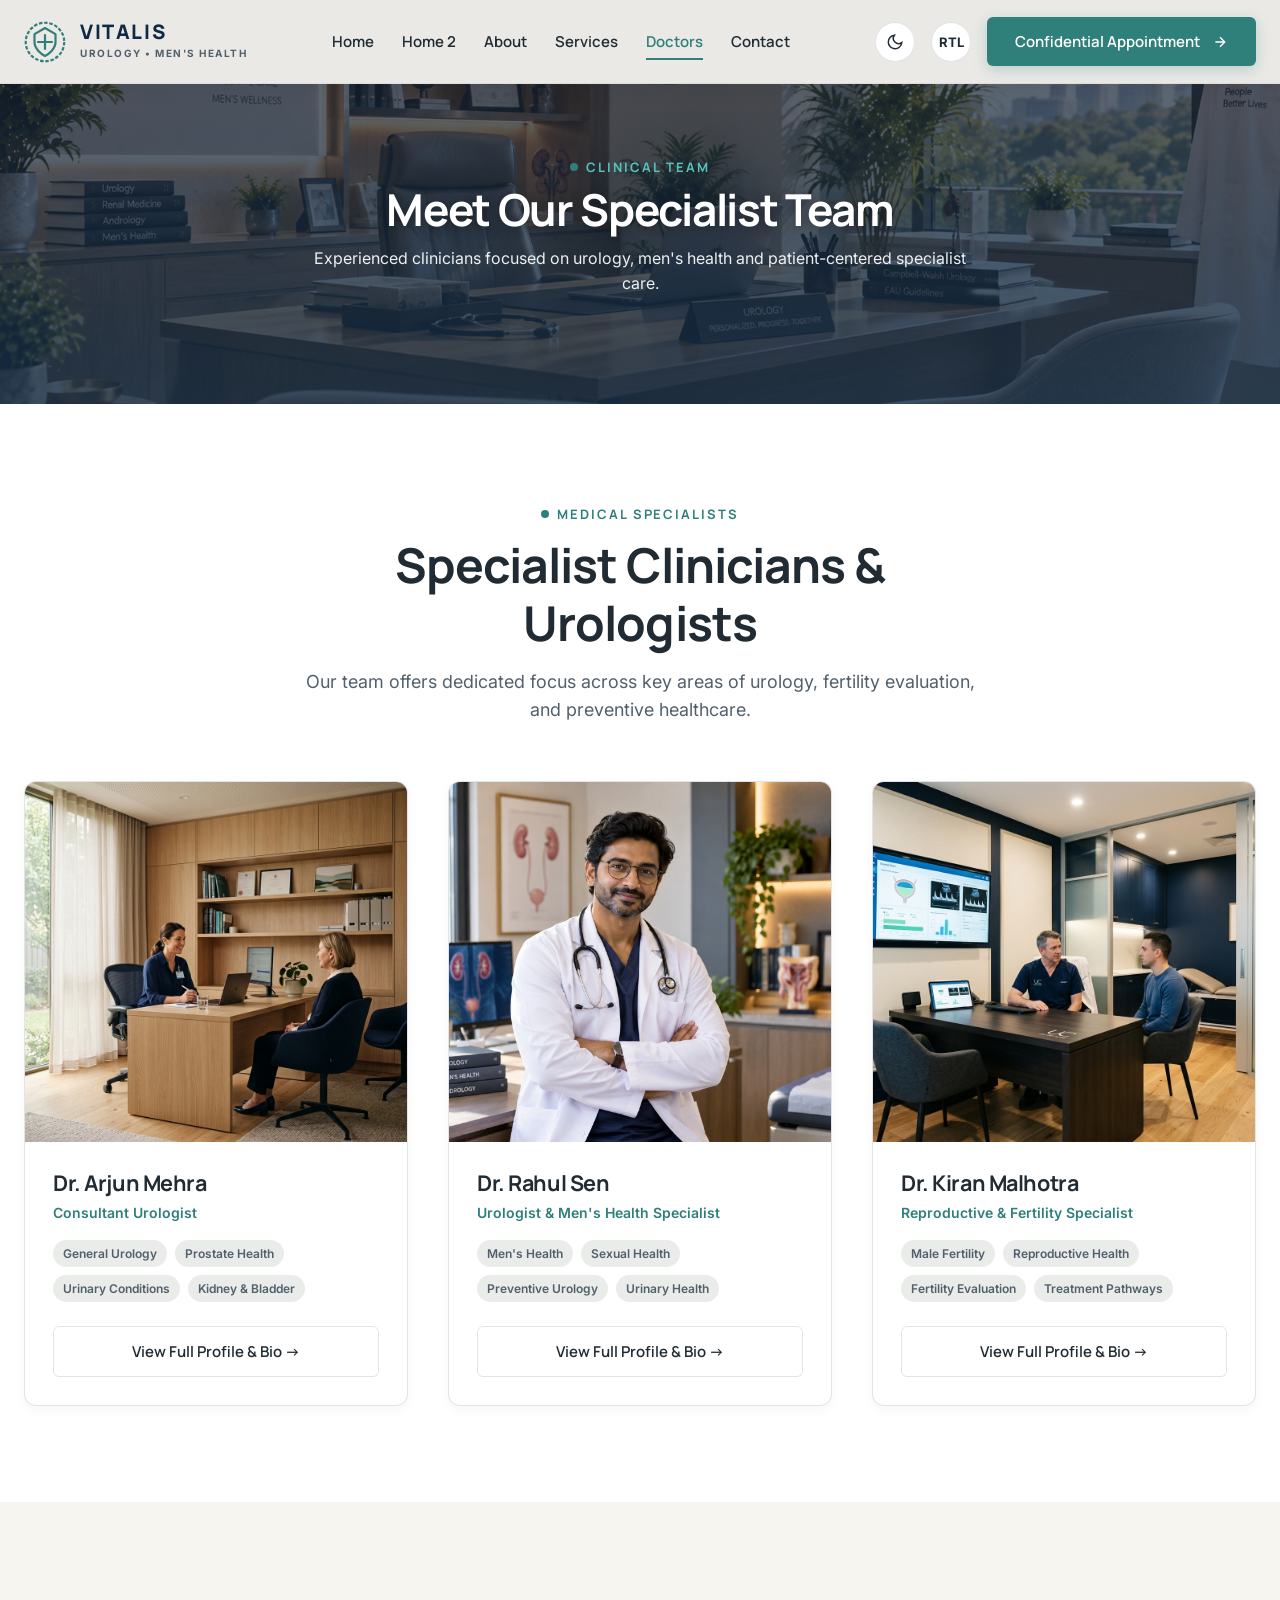
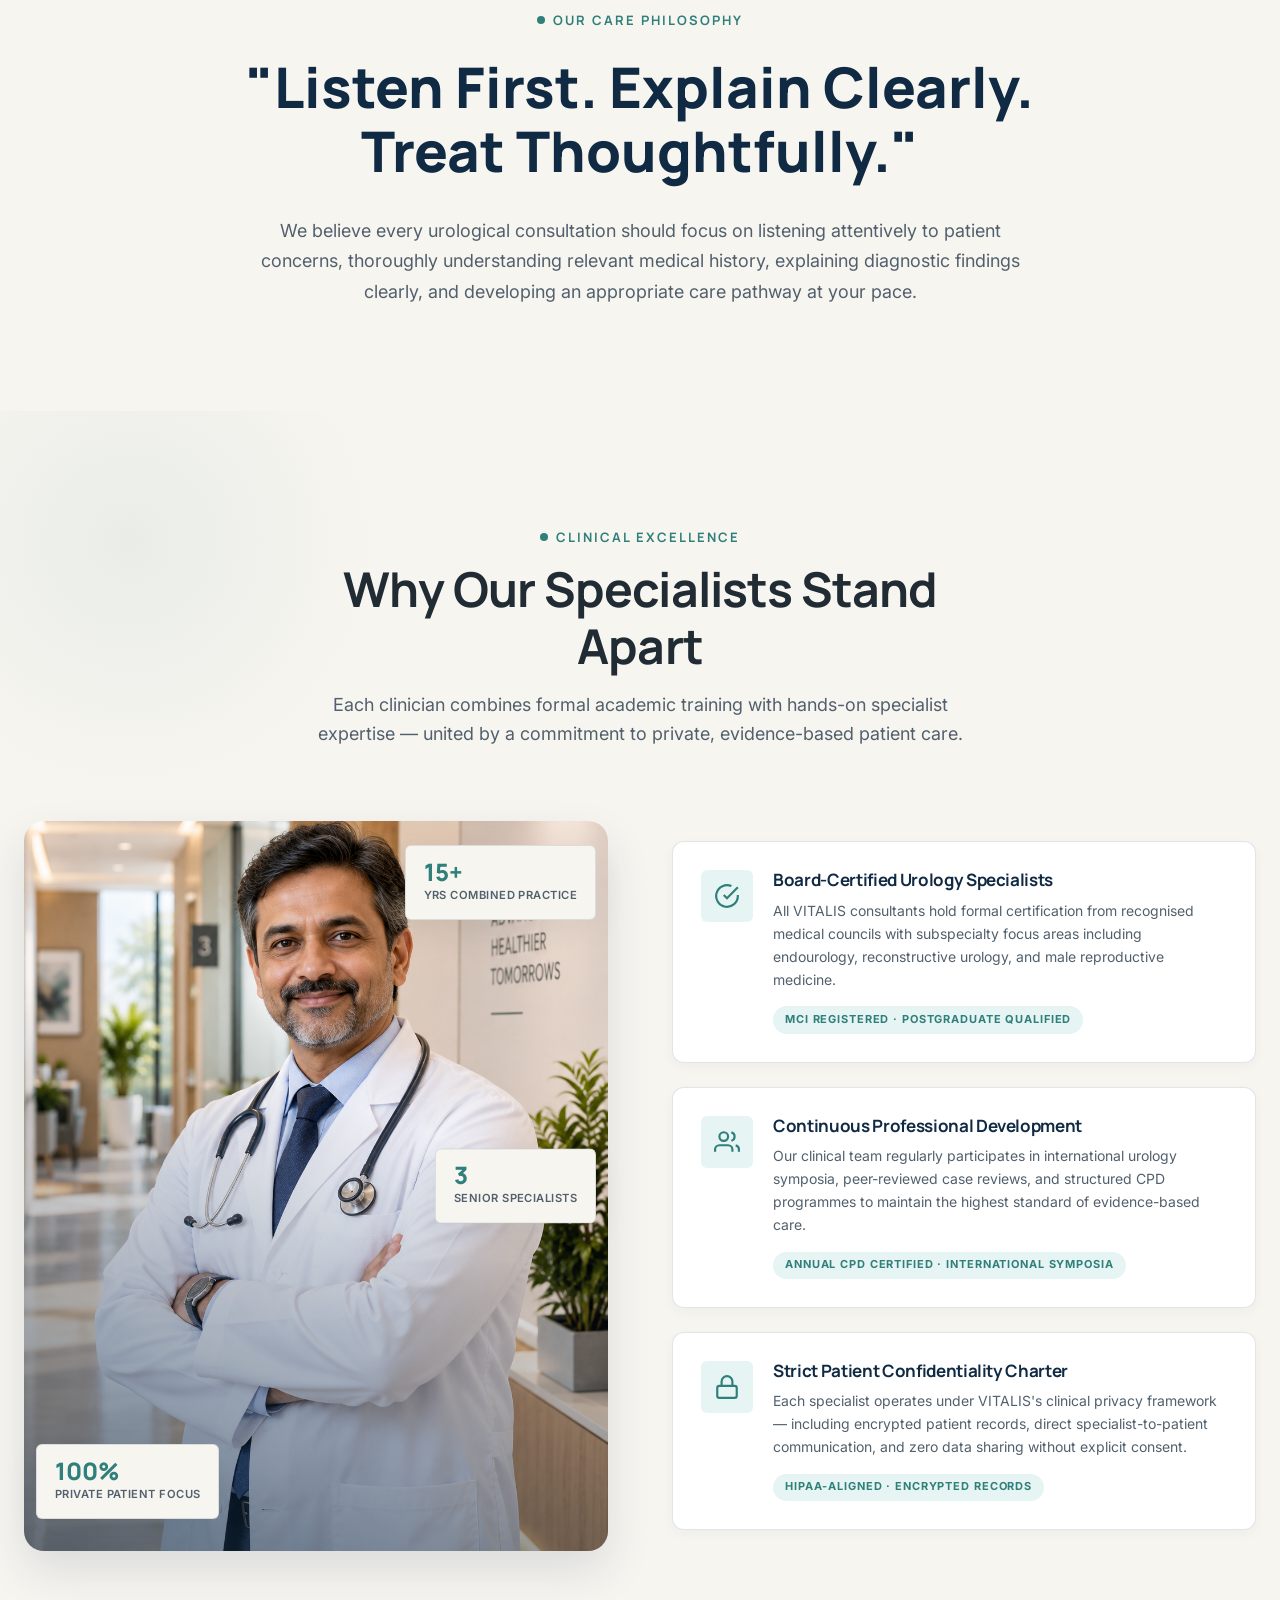
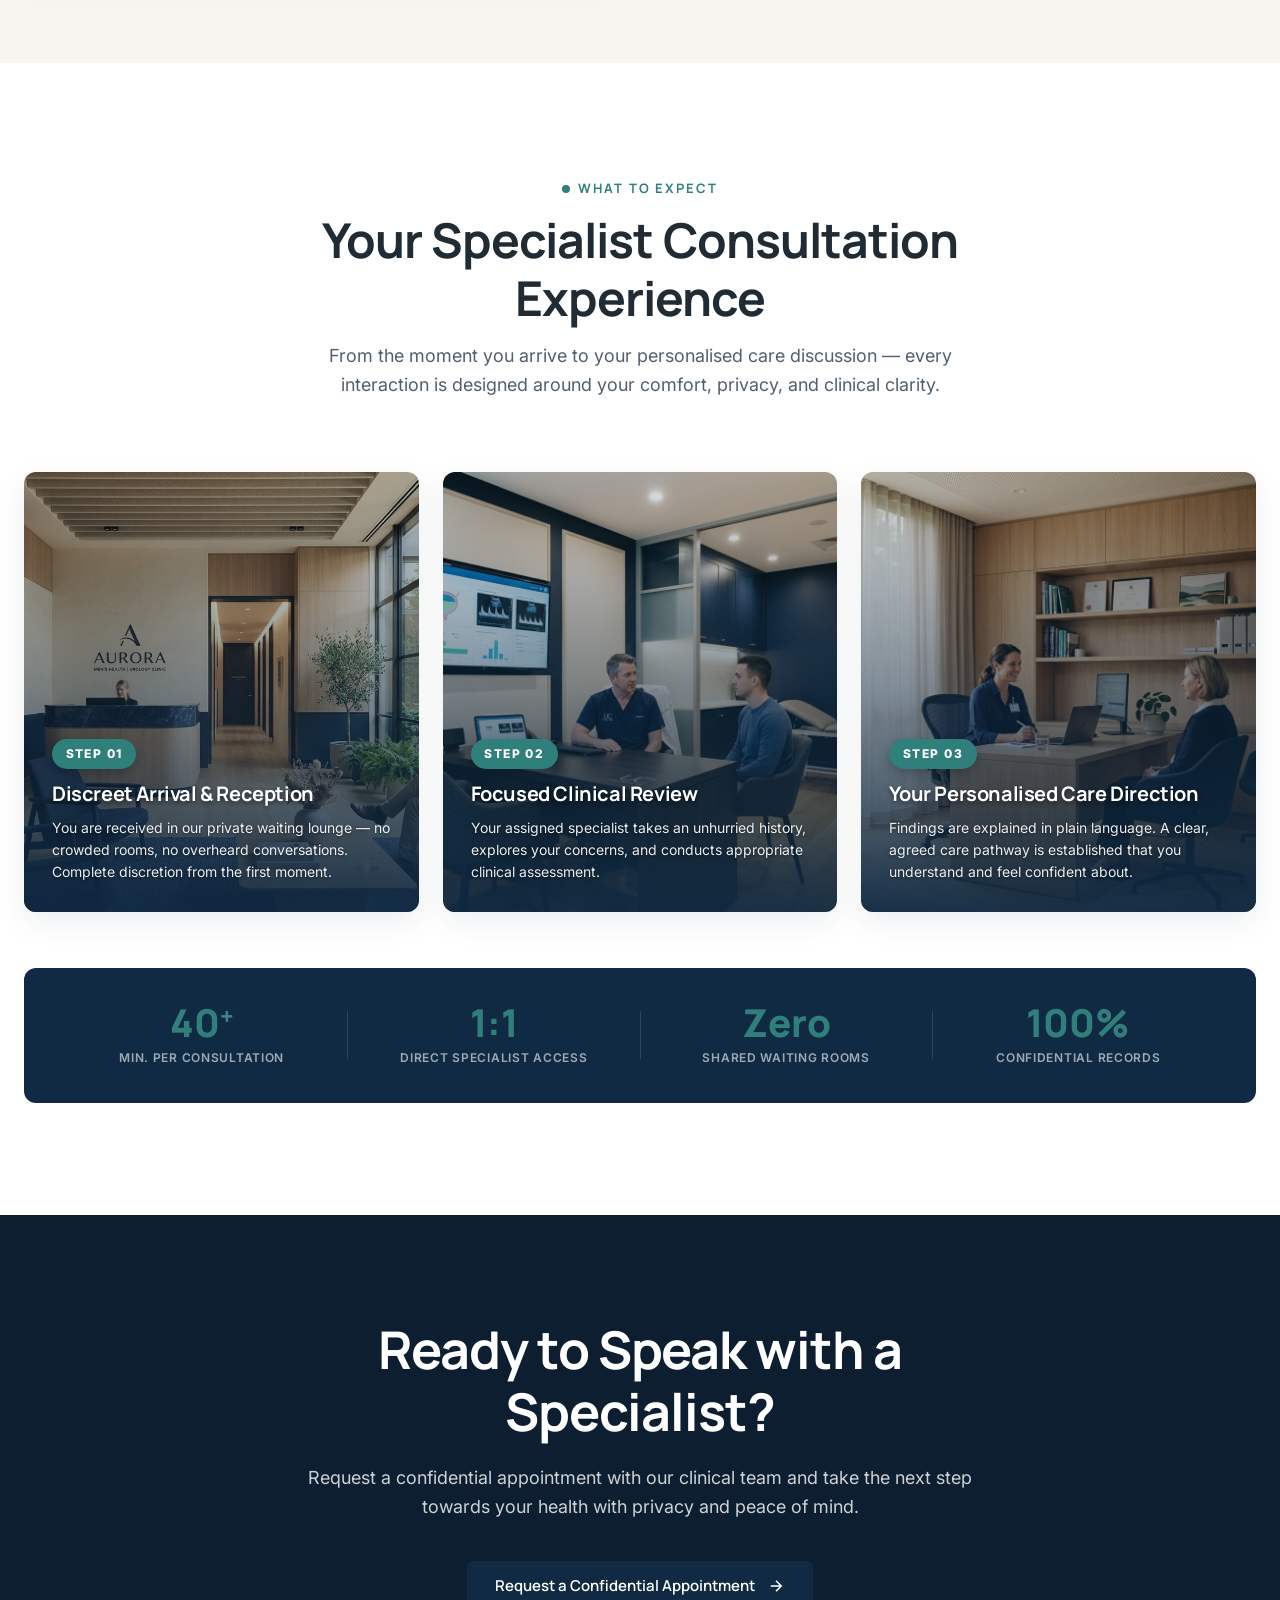
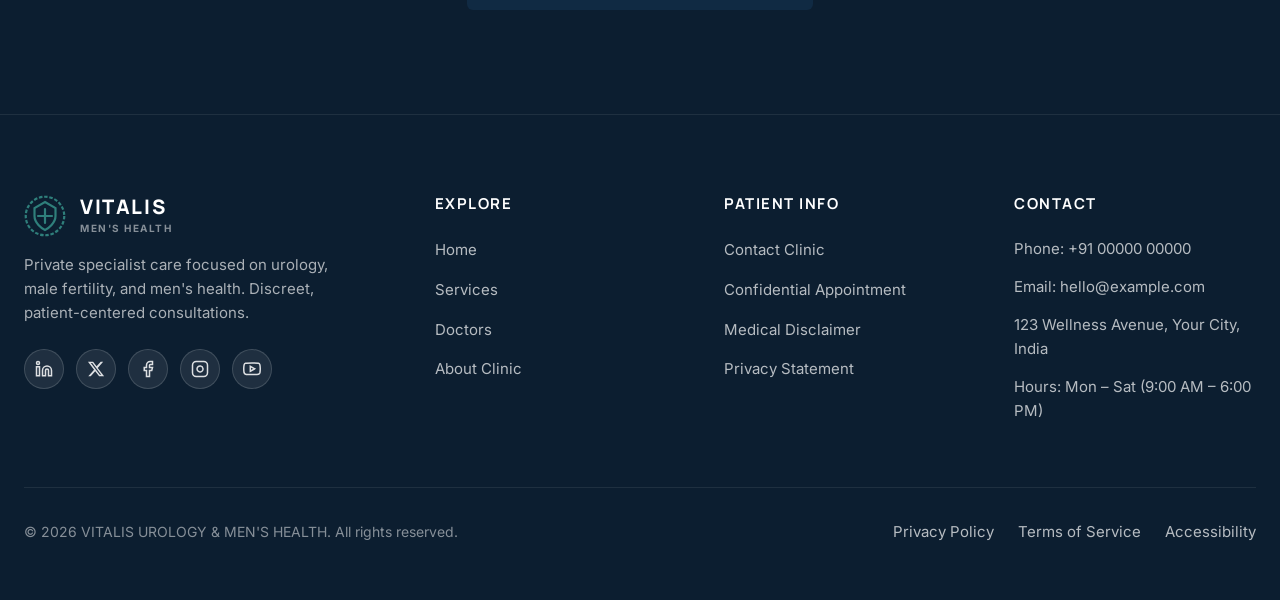
<file: doctors.html>
<!DOCTYPE html>
<html lang="en" dir="ltr" data-theme="light">
<head>
  <meta charset="UTF-8">
  <meta name="viewport" content="width=device-width, initial-scale=1.0">
  <title>Specialist Doctors | VITALIS Urology & Men's Health</title>
  <meta name="description" content="Meet our specialist urology and men's health team including Dr. Arjun Mehra, Dr. Rahul Sen, and Dr. Kiran Malhotra.">
  <meta property="og:title" content="Specialist Doctors | VITALIS">
  <meta property="og:description" content="Experienced clinicians focused on urology, men's health, male fertility, and patient-centered care.">
  <meta property="og:type" content="website">

  <link rel="icon" type="image/svg+xml" href="assets/images/favicon.svg">
  <link rel="shortcut icon" href="assets/images/favicon.svg" type="image/x-icon">
  <link rel="stylesheet" href="assets/css/style.css">
</head>
<body>

  <!-- Header & Navbar -->
  <header class="site-header">
    <div class="container header-container">
      <a href="index.html" class="brand-logo" aria-label="VITALIS Home">
        <svg class="logo-symbol" viewBox="0 0 48 48" fill="none">
          <circle cx="24" cy="24" r="22" stroke="currentColor" stroke-width="2.5" stroke-dasharray="4 2"/>
          <path d="M24 8L36 15V24C36 32 28 38 24 40C20 38 12 32 12 24V15L24 8Z" stroke="currentColor" stroke-width="2.5" stroke-linejoin="round"/>
          <path d="M24 16V32M16 24H32" stroke="currentColor" stroke-width="2.5" stroke-linecap="round"/>
        </svg>
        <div class="brand-text">
          <span class="brand-name">VITALIS</span>
          <span class="brand-tagline">UROLOGY • MEN'S HEALTH</span>
        </div>
      </a>

      <nav class="desktop-nav" aria-label="Main Navigation">
        <ul class="nav-links">
          <li><a href="index.html" class="nav-link">Home</a></li>
          <li><a href="home2.html" class="nav-link">Home 2</a></li>
          <li><a href="about.html" class="nav-link">About</a></li>
          <li><a href="services.html" class="nav-link">Services</a></li>
          <li><a href="doctors.html" class="nav-link active">Doctors</a></li>
          <li><a href="contact.html" class="nav-link">Contact</a></li>
        </ul>
      </nav>

      <div class="header-actions">
        <button class="control-btn theme-toggle-btn" aria-label="Toggle Theme"></button>
        <button class="control-btn rtl-toggle-btn" aria-label="Toggle Layout Direction">RTL</button>
        <button class="btn btn-primary" data-open-modal="appointment-modal">
          <span>Confidential Appointment</span>
          <svg class="cta-arrow" width="16" height="16" viewBox="0 0 24 24" fill="none" stroke="currentColor" stroke-width="2"><path d="M5 12h14M12 5l7 7-7 7"/></svg>
        </button>
        <button class="hamburger-btn" aria-label="Open Navigation Drawer">
          <span></span>
          <span></span>
          <span></span>
        </button>
      </div>
    </div>
  </header>

  <!-- Mobile Drawer -->
  <div class="mobile-drawer-overlay">
    <div class="mobile-drawer" role="dialog" aria-modal="true" aria-label="Mobile Navigation Drawer">
      <div class="drawer-header">
        <div class="brand-text">
          <span class="brand-name" style="color: #fff;">Menus</span>
          <span class="brand-tagline" style="color: rgba(255,255,255,0.6);"></span>
        </div>
        <button class="drawer-close-btn" aria-label="Close Drawer">
          <svg width="20" height="20" viewBox="0 0 24 24" fill="none" stroke="currentColor" stroke-width="2"><line x1="18" y1="6" x2="6" y2="18"/><line x1="6" y1="6" x2="18" y2="18"/></svg>
        </button>
      </div>

      <nav class="drawer-nav">
        <a href="index.html" class="drawer-link">Home</a>
        <a href="home2.html" class="drawer-link">Home 2</a>
        <a href="about.html" class="drawer-link">About Clinic</a>
        <a href="services.html" class="drawer-link">Services</a>
        <a href="doctors.html" class="drawer-link active">Doctors</a>
        <a href="contact.html" class="drawer-link">Contact Us</a>
      </nav>

      <div class="drawer-controls">
        <button class="control-btn theme-toggle-btn" aria-label="Toggle Theme"></button>
        <button class="control-btn rtl-toggle-btn" aria-label="Toggle Layout Direction">RTL</button>
      </div>

      <div style="margin-top: 1rem;">
        <button class="btn btn-secondary" style="width: 100%;" data-open-modal="appointment-modal">
          Confidential Appointment →
        </button>
      </div>
    </div>
  </div>

  <main id="main-content">
  <!-- ==========================================
       DOCTORS SECTION 01 — HERO
       ========================================== -->
  <section class="hero-section page-hero-section">
    <div class="hero-bg-wrapper">
      <img src="assets/images/18.png" onerror="this.src='assets/images/private-consultation.jpg'" alt="Specialist Consultation Room" class="hero-bg-img">
    </div>

    <div class="container hero-content reveal-on-scroll">
      <div class="eyebrow">CLINICAL TEAM</div>
      <h1 class="hero-title">Meet Our Specialist Team</h1>
      <p class="hero-subtitle">
        Experienced clinicians focused on urology, men's health and patient-centered specialist care.
      </p>
    </div>
  </section>

  <!-- ==========================================
       DOCTORS SECTION 02 — DOCTOR PROFILES
       ========================================== -->
  <section style="padding: 6rem 0; background-color: var(--color-bg-card);">
    <div class="container">
      <div class="reveal-on-scroll" style="text-align: center; max-width: 720px; margin-inline: auto;">
        <div class="eyebrow">MEDICAL SPECIALISTS</div>
        <h2 class="section-title">Specialist Clinicians & Urologists</h2>
        <p class="section-subtitle" style="margin-inline: auto;">
          Our team offers dedicated focus across key areas of urology, fertility evaluation, and preventive healthcare.
        </p>
      </div>

      <div class="doctors-grid">
        <!-- Doctor 1 -->
        <div class="doctor-card reveal-on-scroll">
          <img src="assets/images/doctor-arjun.jpg" alt="Dr. Arjun Mehra Portrait" class="doctor-card-img" loading="lazy">
          <div class="doctor-card-info">
            <h3 class="doctor-name">Dr. Arjun Mehra</h3>
            <div class="doctor-role">Consultant Urologist</div>
            
            <div class="doctor-focus-list">
              <span class="focus-tag">General Urology</span>
              <span class="focus-tag">Prostate Health</span>
              <span class="focus-tag">Urinary Conditions</span>
              <span class="focus-tag">Kidney & Bladder</span>
            </div>

            <button class="btn btn-outline" style="width: 100%;" 
              data-open-modal="doctor-modal" 
              data-doctor-name="Dr. Arjun Mehra" 
              data-doctor-role="Consultant Urologist" 
              data-doctor-img="assets/images/doctor-arjun.jpg" 
              data-doctor-bio="Dr. Arjun Mehra brings clinical expertise in complex urological conditions, benign prostatic enlargement, and lower urinary tract symptoms. He focuses on clear diagnostic communication and tailored care management.">
              View Full Profile & Bio →
            </button>
          </div>
        </div>

        <!-- Doctor 2 -->
        <div class="doctor-card reveal-on-scroll">
          <img src="assets/images/2l.png" alt="Dr. Rahul Sen Portrait" class="doctor-card-img" loading="lazy">
          <div class="doctor-card-info">
            <h3 class="doctor-name">Dr. Rahul Sen</h3>
            <div class="doctor-role">Urologist & Men's Health Specialist</div>
            
            <div class="doctor-focus-list">
              <span class="focus-tag">Men's Health</span>
              <span class="focus-tag">Sexual Health</span>
              <span class="focus-tag">Preventive Urology</span>
              <span class="focus-tag">Urinary Health</span>
            </div>

            <button class="btn btn-outline" style="width: 100%;" 
              data-open-modal="doctor-modal" 
              data-doctor-name="Dr. Rahul Sen" 
              data-doctor-role="Urologist & Men's Health Specialist" 
              data-doctor-img="assets/images/doctor-rahul.jpg" 
              data-doctor-bio="Dr. Rahul Sen specializes in men's general urological health, erectile function reviews, and proactive health assessments. His consultation style prioritizes privacy, patient comfort, and respectful discussion.">
              View Full Profile & Bio →
            </button>
          </div>
        </div>

        <!-- Doctor 3 -->
        <div class="doctor-card reveal-on-scroll">
          <img src="assets/images/doctor-kiran.jpg" alt="Dr. Kiran Malhotra Portrait" class="doctor-card-img" loading="lazy">
          <div class="doctor-card-info">
            <h3 class="doctor-name">Dr. Kiran Malhotra</h3>
            <div class="doctor-role">Reproductive & Fertility Specialist</div>
            
            <div class="doctor-focus-list">
              <span class="focus-tag">Male Fertility</span>
              <span class="focus-tag">Reproductive Health</span>
              <span class="focus-tag">Fertility Evaluation</span>
              <span class="focus-tag">Treatment Pathways</span>
            </div>

            <button class="btn btn-outline" style="width: 100%;" 
              data-open-modal="doctor-modal" 
              data-doctor-name="Dr. Kiran Malhotra" 
              data-doctor-role="Reproductive & Male Fertility Specialist" 
              data-doctor-img="assets/images/doctor-kiran.jpg" 
              data-doctor-bio="Dr. Kiran Malhotra dedicates his practice to male fertility assessments, semen parameter evaluations, and reproductive guidance. He provides objective, empathetic consultations for individuals and couples.">
              View Full Profile & Bio →
            </button>
          </div>
        </div>
      </div>
    </div>
  </section>
  <!-- ==========================================
       DOCTORS SECTION 03 — CARE PHILOSOPHY
       ========================================== -->
  <section style="padding: 6.5rem 0; background-color: var(--color-bg-primary); position: relative; overflow: hidden;">
    <!-- Background pulse ring -->
    <div class="hero-pulse-rings" style="top: 50%; inset-inline-end: 0; width: 400px; height: 400px; opacity: 0.25;">
      <div class="pulse-ring"></div>
      <div class="pulse-ring"></div>
    </div>

    <div class="container reveal-on-scroll" style="max-width: 900px; text-align: center; position: relative; z-index: 2;">
      <div class="eyebrow" style="margin-bottom: 1.5rem;">OUR CARE PHILOSOPHY</div>
      <blockquote style="font-family: var(--font-heading); font-size: clamp(2.25rem, 4.5vw, 3.5rem); font-weight: 800; line-height: 1.15; color: var(--color-primary); margin-bottom: 2rem;">
        "Listen First. Explain Clearly. Treat Thoughtfully."
      </blockquote>
      <p style="font-size: 1.125rem; color: var(--color-text-muted); line-height: 1.7; max-width: 760px; margin-inline: auto;">
        We believe every urological consultation should focus on listening attentively to patient concerns, thoroughly understanding relevant medical history, explaining diagnostic findings clearly, and developing an appropriate care pathway at your pace.
      </p>
    </div>
  </section>

  <!-- ==========================================
       DOCTORS SECTION 04 — SPECIALIST CREDENTIALS & EXPERTISE CARDS
       ========================================== -->
  <section class="credentials-section">
    <div class="container">
      <div class="reveal-on-scroll" style="text-align: center; max-width: 680px; margin-inline: auto; margin-bottom: 4.5rem;">
        <div class="eyebrow">CLINICAL EXCELLENCE</div>
        <h2 class="section-title">Why Our Specialists Stand Apart</h2>
        <p class="section-subtitle" style="margin-inline: auto;">
          Each clinician combines formal academic training with hands-on specialist expertise — united by a commitment to private, evidence-based patient care.
        </p>
      </div>

      <div class="credentials-layout">
        <!-- Large feature image left -->
        <div class="credentials-image-col reveal-on-scroll">
          <div class="cred-image-frame">
            <img src="assets/images/19.png" onerror="this.src='assets/images/confidential-consultation.jpg'" alt="Specialist One-to-One Consultation" class="cred-main-img" loading="lazy">
            <div class="cred-img-gradient"></div>
          </div>

          <!-- Floating stat bubbles -->
          <div class="cred-stat-bubble bubble-a">
            <span class="bubble-num">15+</span>
            <span class="bubble-label">Yrs Combined Practice</span>
          </div>
          <div class="cred-stat-bubble bubble-b">
            <span class="bubble-num">3</span>
            <span class="bubble-label">Senior Specialists</span>
          </div>
          <div class="cred-stat-bubble bubble-c">
            <span class="bubble-num">100%</span>
            <span class="bubble-label">Private Patient Focus</span>
          </div>
        </div>

        <!-- Right: stacked credential cards -->
        <div class="credentials-cards-col">
          <!-- Card 1 -->
          <div class="cred-card reveal-on-scroll">
            <div class="cred-card-icon-wrap">
              <svg width="26" height="26" viewBox="0 0 24 24" fill="none" stroke="currentColor" stroke-width="2"><path d="M22 11.08V12a10 10 0 1 1-5.93-9.14"/><polyline points="22 4 12 14.01 9 11.01"/></svg>
            </div>
            <div class="cred-card-content">
              <h3 class="cred-card-title">Board-Certified Urology Specialists</h3>
              <p class="cred-card-desc">All VITALIS consultants hold formal certification from recognised medical councils with subspecialty focus areas including endourology, reconstructive urology, and male reproductive medicine.</p>
              <div class="cred-card-pill">MCI Registered · Postgraduate Qualified</div>
            </div>
          </div>

          <!-- Card 2 -->
          <div class="cred-card reveal-on-scroll">
            <div class="cred-card-icon-wrap">
              <svg width="26" height="26" viewBox="0 0 24 24" fill="none" stroke="currentColor" stroke-width="2"><path d="M17 21v-2a4 4 0 0 0-4-4H5a4 4 0 0 0-4 4v2"/><circle cx="9" cy="7" r="4"/><path d="M23 21v-2a4 4 0 0 0-3-3.87"/><path d="M16 3.13a4 4 0 0 1 0 7.75"/></svg>
            </div>
            <div class="cred-card-content">
              <h3 class="cred-card-title">Continuous Professional Development</h3>
              <p class="cred-card-desc">Our clinical team regularly participates in international urology symposia, peer-reviewed case reviews, and structured CPD programmes to maintain the highest standard of evidence-based care.</p>
              <div class="cred-card-pill">Annual CPD Certified · International Symposia</div>
            </div>
          </div>

          <!-- Card 3 -->
          <div class="cred-card reveal-on-scroll">
            <div class="cred-card-icon-wrap">
              <svg width="26" height="26" viewBox="0 0 24 24" fill="none" stroke="currentColor" stroke-width="2"><rect x="3" y="11" width="18" height="11" rx="2" ry="2"/><path d="M7 11V7a5 5 0 0 1 10 0v4"/></svg>
            </div>
            <div class="cred-card-content">
              <h3 class="cred-card-title">Strict Patient Confidentiality Charter</h3>
              <p class="cred-card-desc">Each specialist operates under VITALIS's clinical privacy framework — including encrypted patient records, direct specialist-to-patient communication, and zero data sharing without explicit consent.</p>
              <div class="cred-card-pill">HIPAA-Aligned · Encrypted Records</div>
            </div>
          </div>
        </div>
      </div>
    </div>
  </section>

  <!-- ==========================================
       DOCTORS SECTION 05 — CONSULTATION EXPERIENCE MOSAIC
       ========================================== -->
  <section class="consult-mosaic-section">
    <div class="container">
      <div class="reveal-on-scroll" style="text-align: center; max-width: 700px; margin-inline: auto; margin-bottom: 4.5rem;">
        <div class="eyebrow">WHAT TO EXPECT</div>
        <h2 class="section-title">Your Specialist Consultation Experience</h2>
        <p class="section-subtitle" style="margin-inline: auto;">
          From the moment you arrive to your personalised care discussion — every interaction is designed around your comfort, privacy, and clinical clarity.
        </p>
      </div>

      <!-- 3-Column Consultation Experience Grid -->
      <div class="mosaic-grid reveal-on-scroll">
        <!-- Step 01 -->
        <div class="mosaic-card">
          <img src="assets/images/clinic-interior.jpg" alt="Private Consultation Suite Interior" class="mosaic-img" loading="lazy">
          <div class="mosaic-overlay"></div>
          <div class="mosaic-text-box">
            <div class="mosaic-step">Step 01</div>
            <h3 class="mosaic-card-title">Discreet Arrival & Reception</h3>
            <p class="mosaic-card-desc">You are received in our private waiting lounge — no crowded rooms, no overheard conversations. Complete discretion from the first moment.</p>
          </div>
        </div>

        <!-- Step 02 -->
        <div class="mosaic-card">
          <img src="assets/images/urology-care.jpg" alt="Specialist Clinical Consultation" class="mosaic-img" loading="lazy">
          <div class="mosaic-overlay"></div>
          <div class="mosaic-text-box">
            <div class="mosaic-step">Step 02</div>
            <h3 class="mosaic-card-title">Focused Clinical Review</h3>
            <p class="mosaic-card-desc">Your assigned specialist takes an unhurried history, explores your concerns, and conducts appropriate clinical assessment.</p>
          </div>
        </div>

        <!-- Step 03 -->
        <div class="mosaic-card">
          <img src="assets/images/confidential-consultation.jpg" alt="Diagnostic Plan Discussion" class="mosaic-img" loading="lazy">
          <div class="mosaic-overlay"></div>
          <div class="mosaic-text-box">
            <div class="mosaic-step">Step 03</div>
            <h3 class="mosaic-card-title">Your Personalised Care Direction</h3>
            <p class="mosaic-card-desc">Findings are explained in plain language. A clear, agreed care pathway is established that you understand and feel confident about.</p>
          </div>
        </div>
      </div>

      <!-- Animated trust counter strip -->
      <div class="mosaic-trust-strip reveal-on-scroll">
        <div class="trust-strip-item">
          <span class="trust-strip-num">40<span class="trust-strip-plus">+</span></span>
          <span class="trust-strip-label">Min. Per Consultation</span>
        </div>
        <div class="trust-strip-divider"></div>
        <div class="trust-strip-item">
          <span class="trust-strip-num">1:1</span>
          <span class="trust-strip-label">Direct Specialist Access</span>
        </div>
        <div class="trust-strip-divider"></div>
        <div class="trust-strip-item">
          <span class="trust-strip-num">Zero</span>
          <span class="trust-strip-label">Shared Waiting Rooms</span>
        </div>
        <div class="trust-strip-divider"></div>
        <div class="trust-strip-item">
          <span class="trust-strip-num">100%</span>
          <span class="trust-strip-label">Confidential Records</span>
        </div>
      </div>
    </div>
  </section>

  <!-- ==========================================
       DOCTORS SECTION 06 — CTA
       ========================================== -->
  <section class="final-cta-section">
    <div class="container final-cta-container reveal-on-scroll">
      <h2>Ready to Speak with a Specialist?</h2>
      <p>
        Request a confidential appointment with our clinical team and take the next step towards your health with privacy and peace of mind.
      </p>

      <div class="final-cta-buttons">
        <button class="btn btn-secondary" data-open-modal="appointment-modal">
          <span>Request a Confidential Appointment</span>
          <svg class="cta-arrow" width="18" height="18" viewBox="0 0 24 24" fill="none" stroke="currentColor" stroke-width="2"><path d="M5 12h14M12 5l7 7-7 7"/></svg>
        </button>
      </div>
    </div>
  </section>
  </main>


  <!-- Global Footer & Modals -->
  <footer class="site-footer">
    <div class="container">
      <div class="footer-top">
        <div class="footer-brand">
          <a href="index.html" class="brand-logo" style="margin-bottom: 0.75rem;">
            <svg class="logo-symbol" viewBox="0 0 48 48" fill="none" style="color: var(--color-secondary);">
              <circle cx="24" cy="24" r="22" stroke="currentColor" stroke-width="2.5" stroke-dasharray="4 2"/>
              <path d="M24 8L36 15V24C36 32 28 38 24 40C20 38 12 32 12 24V15L24 8Z" stroke="currentColor" stroke-width="2.5"/>
              <path d="M24 16V32M16 24H32" stroke="currentColor" stroke-width="2.5" stroke-linecap="round"/>
            </svg>
            <div class="brand-text">
              <span class="brand-name">VITALIS</span>
              <span class="brand-tagline" style="color: rgba(255,255,255,0.5);">MEN'S HEALTH</span>
            </div>
          </a>
          <p class="footer-brand-desc">
            Private specialist care focused on urology, male fertility, and men's health. Discreet, patient-centered consultations.
          </p>
          <div class="footer-social-links" aria-label="Social Media Links">
            <a href="#" class="social-icon-btn" aria-label="LinkedIn">
              <svg width="18" height="18" viewBox="0 0 24 24" fill="none" stroke="currentColor" stroke-width="2"><path d="M16 8a6 6 0 0 1 6 6v7h-4v-7a2 2 0 0 0-2-2 2 2 0 0 0-2 2v7h-4v-7a6 6 0 0 1 6-6z"/><rect x="2" y="9" width="4" height="12"/><circle cx="4" cy="4" r="2"/></svg>
            </a>
            <a href="#" class="social-icon-btn" aria-label="Twitter X">
              <svg width="18" height="18" viewBox="0 0 24 24" fill="currentColor"><path d="M18.244 2.25h3.308l-7.227 8.26 8.502 11.24H16.17l-5.214-6.817L4.99 21.75H1.68l7.73-8.835L1.254 2.25H8.08l4.713 6.231zm-1.161 17.52h1.833L7.084 4.126H5.117z"/></svg>
            </a>
            <a href="#" class="social-icon-btn" aria-label="Facebook">
              <svg width="18" height="18" viewBox="0 0 24 24" fill="none" stroke="currentColor" stroke-width="2"><path d="M18 2h-3a5 5 0 0 0-5 5v3H7v4h3v8h4v-8h3l1-4h-4V7a1 1 0 0 1 1-1h3z"/></svg>
            </a>
            <a href="#" class="social-icon-btn" aria-label="Instagram">
              <svg width="18" height="18" viewBox="0 0 24 24" fill="none" stroke="currentColor" stroke-width="2"><rect x="2" y="2" width="20" height="20" rx="5" ry="5"/><path d="M16 11.37A4 4 0 1 1 12.63 8 4 4 0 0 1 16 11.37z"/><line x1="17.5" y1="6.5" x2="17.51" y2="6.5"/></svg>
            </a>
            <a href="#" class="social-icon-btn" aria-label="YouTube">
              <svg width="18" height="18" viewBox="0 0 24 24" fill="none" stroke="currentColor" stroke-width="2"><path d="M22.54 6.42a2.78 2.78 0 0 0-1.94-2C18.88 4 12 4 12 4s-6.88 0-8.6.46a2.78 2.78 0 0 0-1.94 2A29 29 0 0 0 1 11.75a29 29 0 0 0 .46 5.33A2.78 2.78 0 0 0 3.4 19c1.72.46 8.6.46 8.6.46s6.88 0 8.6-.46a2.78 2.78 0 0 0 1.94-2 29 29 0 0 0 .46-5.25 29 29 0 0 0-.46-5.33z"/><polygon points="9.75 15.02 15.5 11.75 9.75 8.48 9.75 15.02"/></svg>
            </a>
          </div>
        </div>

        <div>
          <h4 class="footer-col-title">EXPLORE</h4>
          <ul class="footer-links">
            <li><a href="index.html" class="footer-link">Home</a></li>
            <li><a href="services.html" class="footer-link">Services</a></li>
            <li><a href="doctors.html" class="footer-link">Doctors</a></li>
            <li><a href="about.html" class="footer-link">About Clinic</a></li>
          </ul>
        </div>

        <div>
          <h4 class="footer-col-title">PATIENT INFO</h4>
          <ul class="footer-links">
            <li><a href="contact.html" class="footer-link">Contact Clinic</a></li>
            <li><a href="#" class="footer-link" data-open-modal="appointment-modal">Confidential Appointment</a></li>
            <li><a href="#" class="footer-link" data-open-modal="info-modal" data-info-title="Medical Disclaimer" data-info-text="Educational content provided on this website is intended for general information purposes only and does not substitute professional medical advice.">Medical Disclaimer</a></li>
            <li><a href="#" class="footer-link">Privacy Statement</a></li>
          </ul>
        </div>

        <div>
          <h4 class="footer-col-title">CONTACT</h4>
          <ul class="footer-links" style="font-size: 0.9375rem; color: rgba(255,255,255,0.7);">
            <li>Phone: +91 00000 00000</li>
            <li>Email: hello@example.com</li>
            <li>123 Wellness Avenue, Your City, India</li>
            <li>Hours: Mon – Sat (9:00 AM – 6:00 PM)</li>
          </ul>
        </div>
      </div>

      <div class="footer-bottom">
        <div>© 2026 VITALIS UROLOGY & MEN'S HEALTH. All rights reserved.</div>
        <div class="footer-bottom-links">
          <a href="#" class="footer-link">Privacy Policy</a>
          <a href="#" class="footer-link">Terms of Service</a>
          <a href="#" class="footer-link">Accessibility</a>
        </div>
      </div>
    </div>
  </footer>

  <!-- Appointment Modal -->
  <div id="appointment-modal" class="modal-overlay" role="dialog" aria-modal="true" aria-labelledby="app-modal-title">
    <div class="modal-container">
      <button class="modal-close-btn" aria-label="Close Modal">
        <svg width="20" height="20" viewBox="0 0 24 24" fill="none" stroke="currentColor" stroke-width="2"><line x1="18" y1="6" x2="6" y2="18"/><line x1="6" y1="6" x2="18" y2="18"/></svg>
      </button>

      <div class="modal-header">
        <div class="eyebrow">DISCREET BOOKING</div>
        <h3 id="app-modal-title" class="modal-title">Request a Confidential Appointment</h3>
        <p class="modal-description">
          Tell us a little about your preferred appointment and our clinic team will contact you directly to confirm.
        </p>
      </div>

      <form class="js-validate-form" novalidate>
        <div class="form-group">
          <label class="form-label">Full Name <span class="required">*</span></label>
          <input type="text" class="form-input" required placeholder="e.g. Rahul Sharma">
          <span class="form-error-msg">Please enter your full name.</span>
        </div>

        <div class="form-grid-2col">
          <div class="form-group">
            <label class="form-label">Email Address <span class="required">*</span></label>
            <input type="email" class="form-input" required placeholder="name@example.com">
            <span class="form-error-msg">Please enter a valid email.</span>
          </div>

          <div class="form-group">
            <label class="form-label">Phone Number <span class="required">*</span></label>
            <input type="tel" class="form-input" required placeholder="+91 98765 43210">
            <span class="form-error-msg">Please enter a valid phone number.</span>
          </div>
        </div>

        <div class="form-grid-2col">
          <div class="form-group">
            <label class="form-label">Area of Concern</label>
            <select class="form-select">
              <option value="Urinary Health">Urinary Health</option>
              <option value="Prostate Health">Prostate Health</option>
              <option value="Kidney / Bladder">Kidney / Bladder</option>
              <option value="Male Fertility">Male Fertility</option>
              <option value="Men's Health">Men's Health</option>
              <option value="Sexual Health">Sexual Health</option>
              <option value="Preventive Screening">Preventive Screening</option>
              <option value="Other">Other</option>
            </select>
          </div>

          <div class="form-group">
            <label class="form-label">Preferred Contact Method</label>
            <select class="form-select">
              <option value="Phone Call">Phone Call</option>
              <option value="Email">Email</option>
              <option value="WhatsApp">WhatsApp</option>
            </select>
          </div>
        </div>

        <div class="form-actions-row">
          <button type="button" class="btn btn-outline modal-close-btn-trigger">Maybe Later</button>
          <button type="submit" class="btn btn-secondary">Submit Request →</button>
        </div>
      </form>
    </div>
  </div>

  <!-- Info Modal -->
  <div id="info-modal" class="modal-overlay" role="dialog" aria-modal="true" aria-labelledby="info-modal-title">
    <div class="modal-container">
      <button class="modal-close-btn" aria-label="Close Modal">
        <svg width="20" height="20" viewBox="0 0 24 24" fill="none" stroke="currentColor" stroke-width="2"><line x1="18" y1="6" x2="6" y2="18"/><line x1="6" y1="6" x2="18" y2="18"/></svg>
      </button>

      <div class="modal-header">
        <div class="eyebrow">CLINICAL INFORMATION</div>
        <h3 id="info-modal-title" class="modal-title">General Medical Information</h3>
      </div>

      <div id="info-modal-text" style="color: var(--color-text-muted); line-height: 1.6; margin-bottom: 1.5rem;">
        Educational content provided on this website is intended for general information purposes only and does not substitute professional medical evaluation.
      </div>

      <div style="padding: 1rem; background-color: var(--color-bg-primary); border-radius: var(--radius-sm); font-size: 0.8125rem; color: var(--color-text-light); margin-bottom: 1.5rem;">
        * This information is for general education and does not replace consultation with a qualified healthcare professional.
      </div>

      <div style="display: flex; justify-content: flex-end;">
        <button class="btn btn-primary" data-open-modal="appointment-modal">Request Appointment →</button>
      </div>
    </div>
  </div>

  <!-- Doctor Bio Modal -->
  <div id="doctor-modal" class="modal-overlay" role="dialog" aria-modal="true" aria-labelledby="doc-modal-name">
    <div class="modal-container" style="max-width: 680px;">
      <button class="modal-close-btn" aria-label="Close Modal">
        <svg width="20" height="20" viewBox="0 0 24 24" fill="none" stroke="currentColor" stroke-width="2"><line x1="18" y1="6" x2="6" y2="18"/><line x1="6" y1="6" x2="18" y2="18"/></svg>
      </button>

      <div style="display: grid; grid-template-columns: 200px 1fr; gap: 2rem; align-items: start;">
        <img id="doc-modal-img" src="assets/images/doctor-arjun.jpg" alt="Doctor Portrait" style="width: 100%; height: 260px; object-fit: cover; border-radius: var(--radius-sm);">
        <div>
          <div class="eyebrow">SPECIALIST CLINICIAN</div>
          <h3 id="doc-modal-name" class="modal-title" style="margin-bottom: 0.25rem;">Dr. Arjun Mehra</h3>
          <div id="doc-modal-role" style="font-weight: 700; color: var(--color-secondary); margin-bottom: 1rem;">Consultant Urologist</div>
          <p id="doc-modal-bio" style="font-size: 0.9375rem; color: var(--color-text-muted); line-height: 1.6; margin-bottom: 1.5rem;">
            Bio details...
          </p>
          <button class="btn btn-secondary" data-open-modal="appointment-modal">Book Consultation →</button>
        </div>
      </div>
    </div>
  </div>

  <!-- Demo Success Modal -->
  <div id="success-modal" class="modal-overlay" role="dialog" aria-modal="true" aria-labelledby="success-modal-title">
    <div class="modal-container" style="max-width: 520px; text-align: center;">
      <button class="modal-close-btn" aria-label="Close Modal">
        <svg width="20" height="20" viewBox="0 0 24 24" fill="none" stroke="currentColor" stroke-width="2"><line x1="18" y1="6" x2="6" y2="18"/><line x1="6" y1="6" x2="18" y2="18"/></svg>
      </button>

      <div style="width: 60px; height: 60px; border-radius: 50%; background-color: var(--color-secondary-light); color: var(--color-secondary); display: inline-flex; align-items: center; justify-content: center; margin-bottom: 1.5rem;">
        <svg width="32" height="32" viewBox="0 0 24 24" fill="none" stroke="currentColor" stroke-width="2.5"><polyline points="20 6 9 17 4 12"/></svg>
      </div>

      <h3 id="success-modal-title" class="modal-title">Request Received</h3>
      <p style="color: var(--color-text-muted); font-size: 0.9375rem; margin-bottom: 1.5rem; line-height: 1.6;">
        Thank you. This demonstration form has received your request locally. A production implementation would connect this form to the clinic's secure appointment system.
      </p>

      <button class="btn btn-primary modal-close-btn-trigger">Close Window</button>
    </div>
  </div>

  <button class="back-to-top-btn" aria-label="Back to top">
    <svg width="20" height="20" viewBox="0 0 24 24" fill="none" stroke="currentColor" stroke-width="2.5"><line x1="12" y1="19" x2="12" y2="5"/><polyline points="5 12 12 5 19 12"/></svg>
  </button>

  <script src="assets/js/main.js"></script>
</body>
</html>
</file>
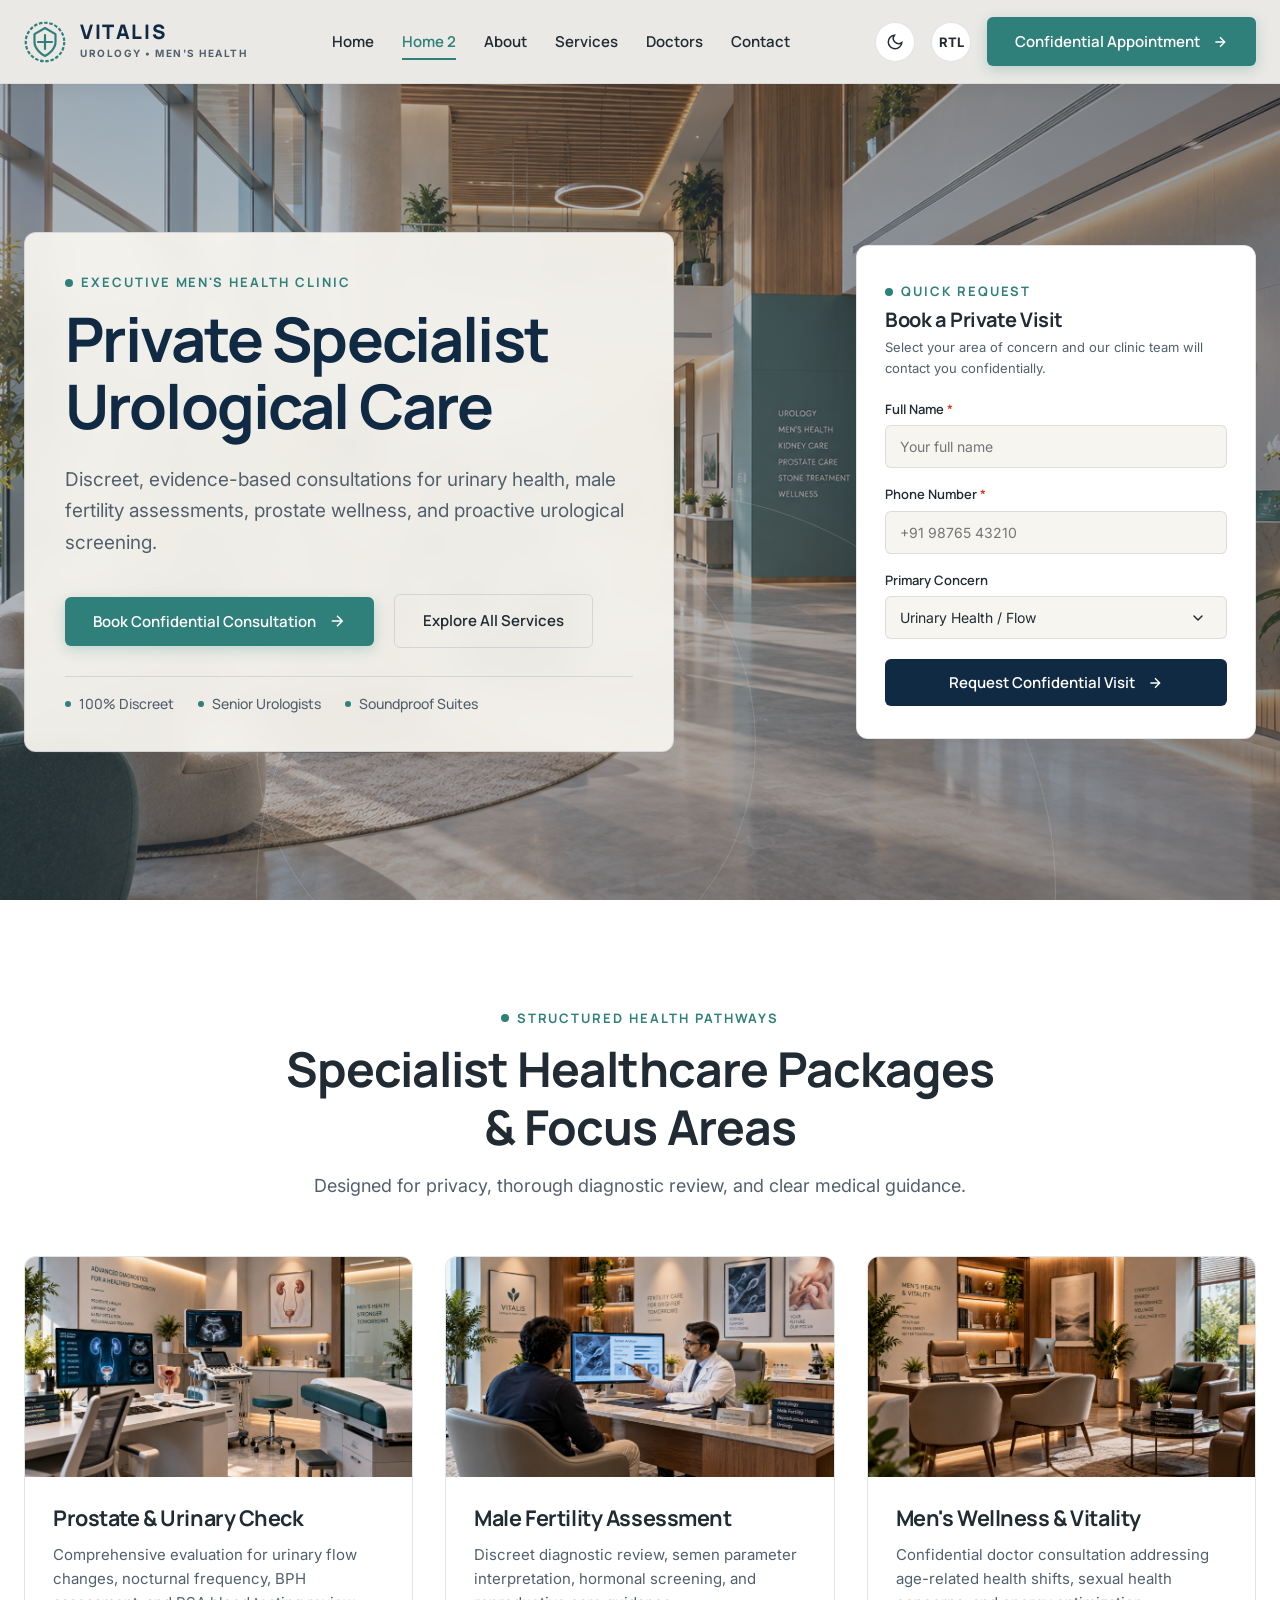
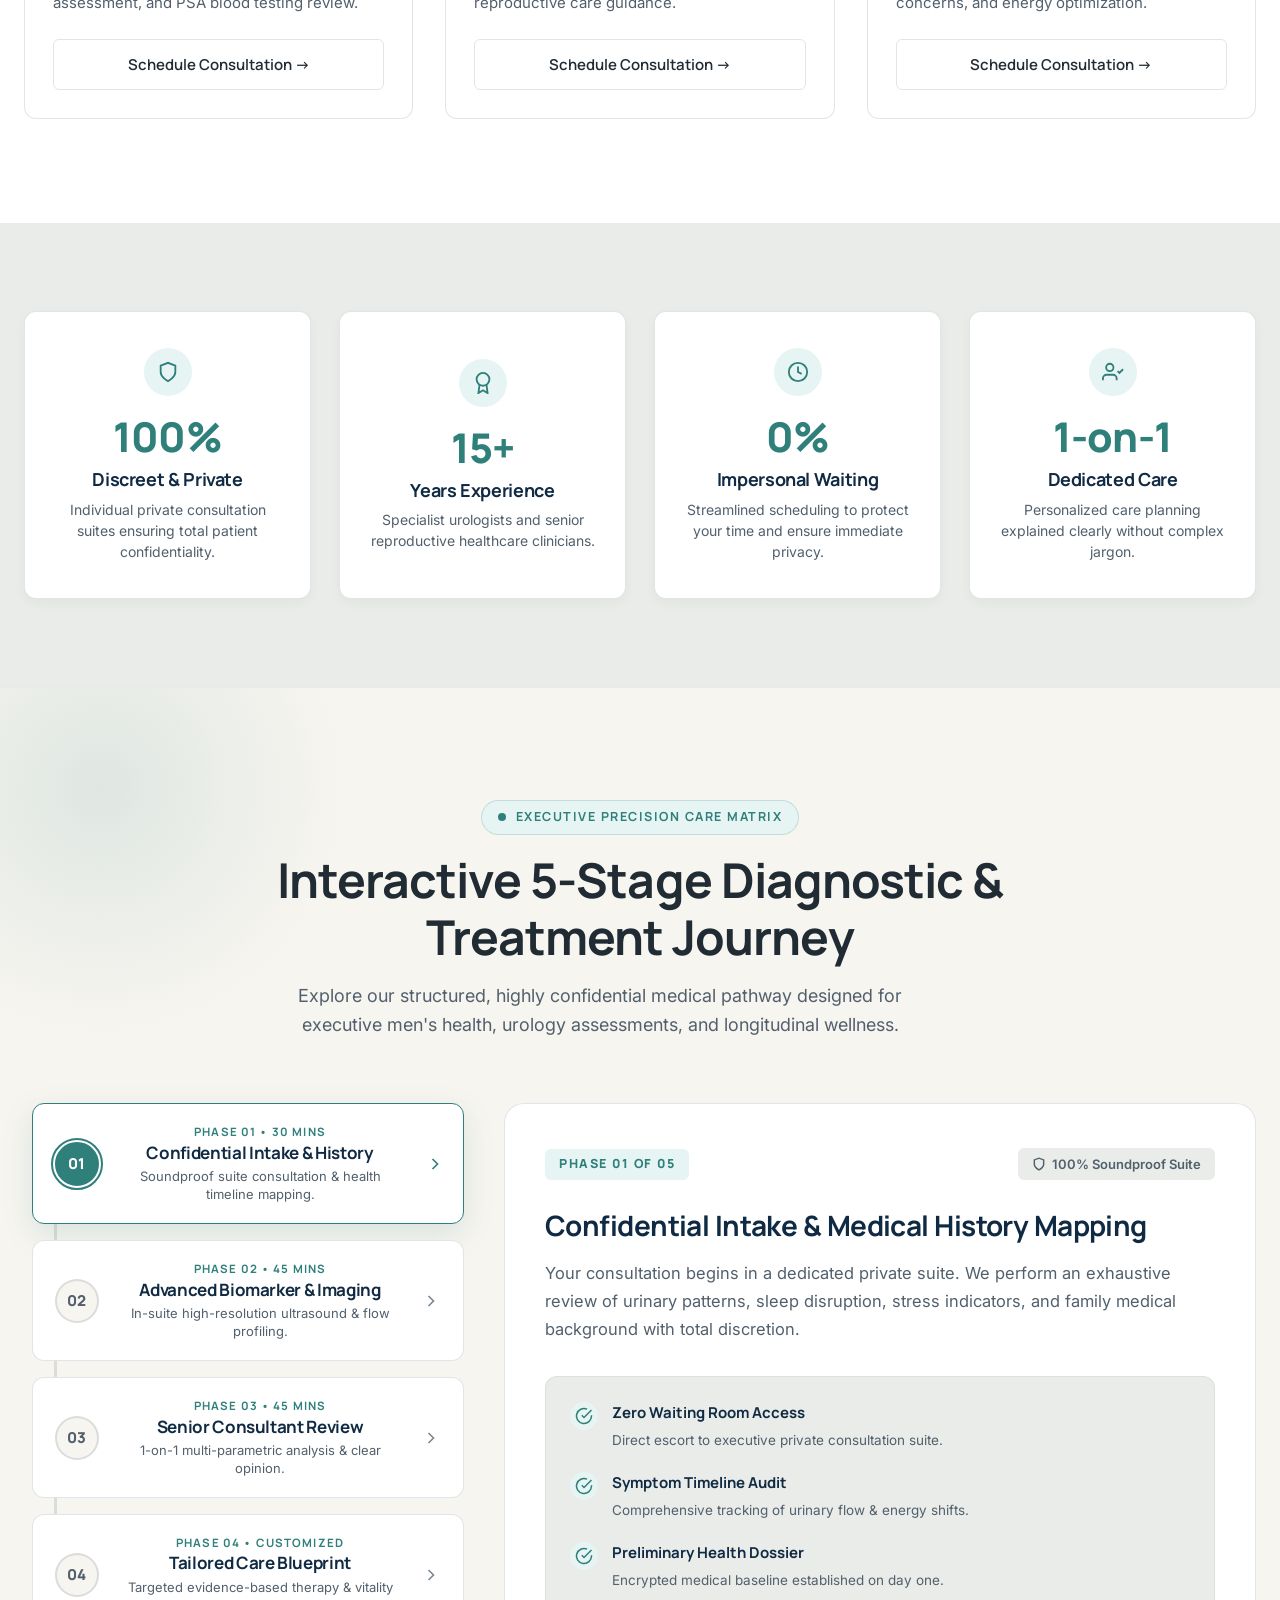
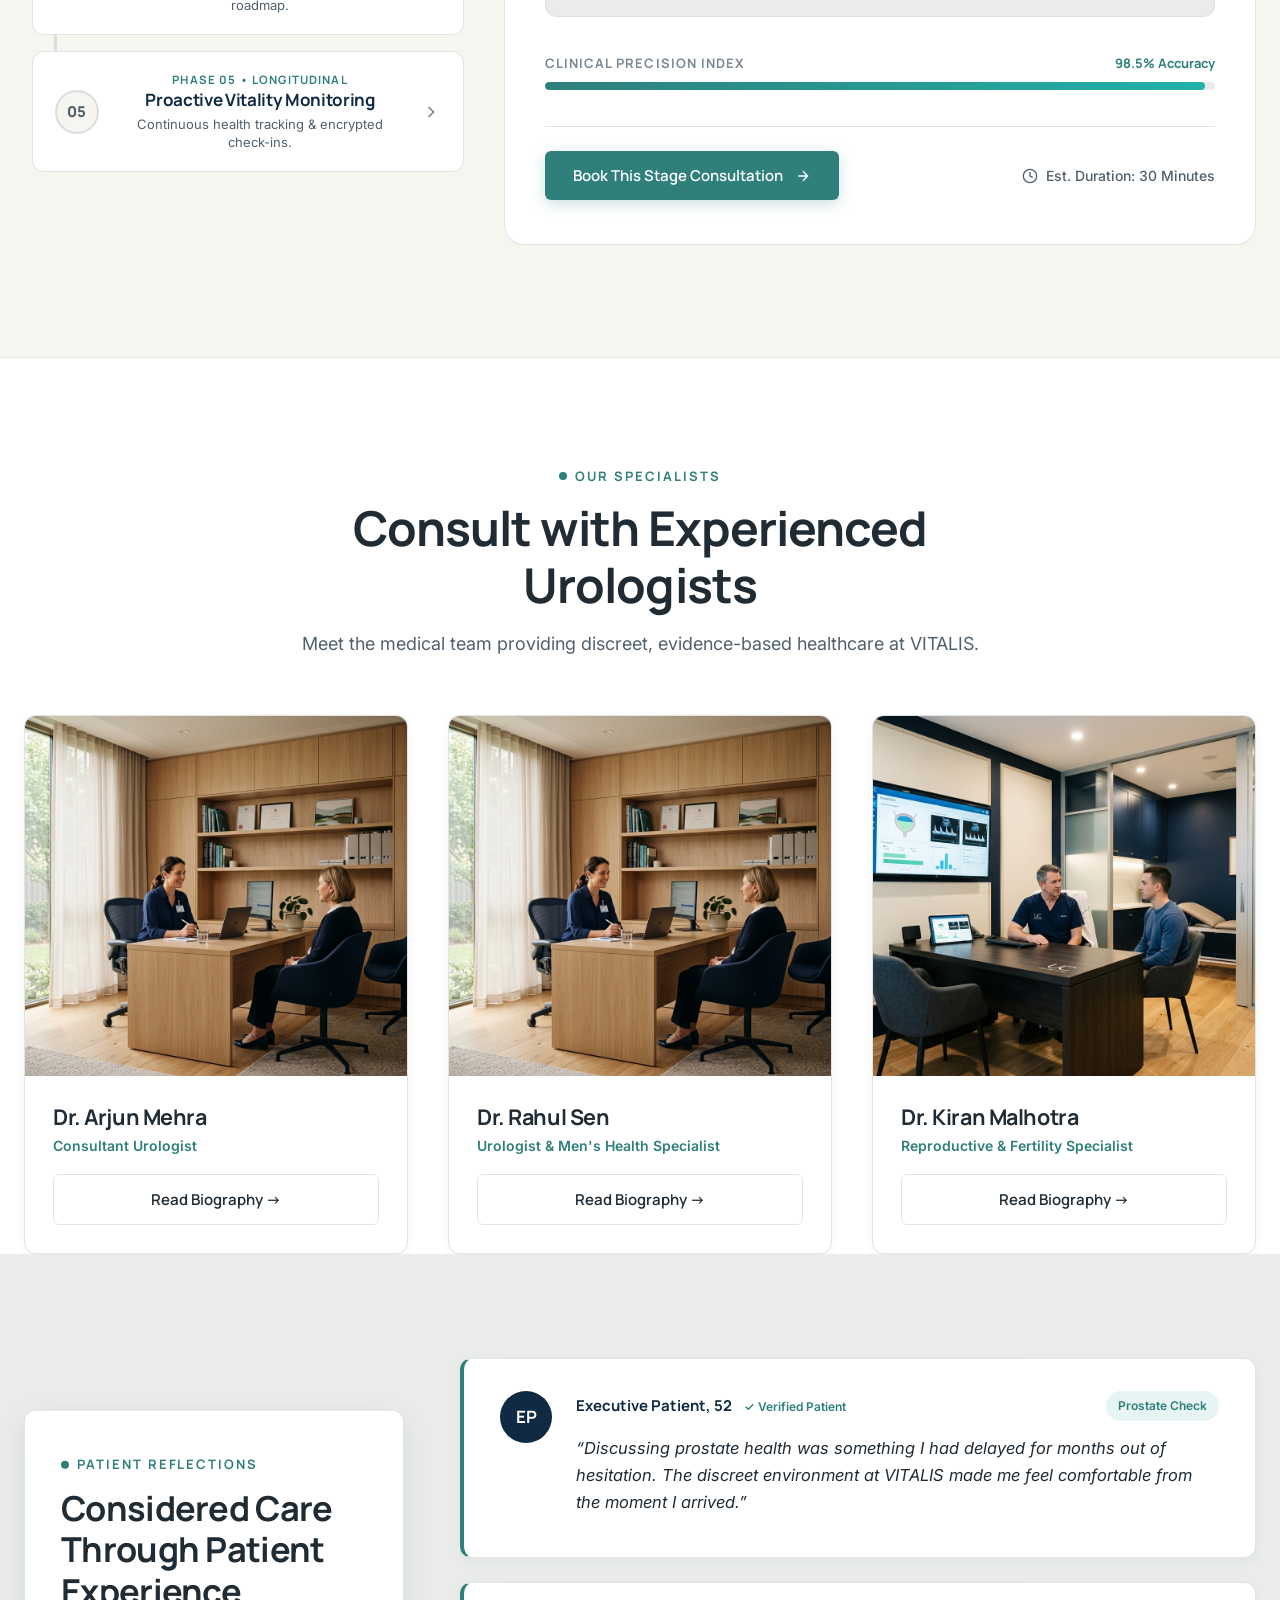
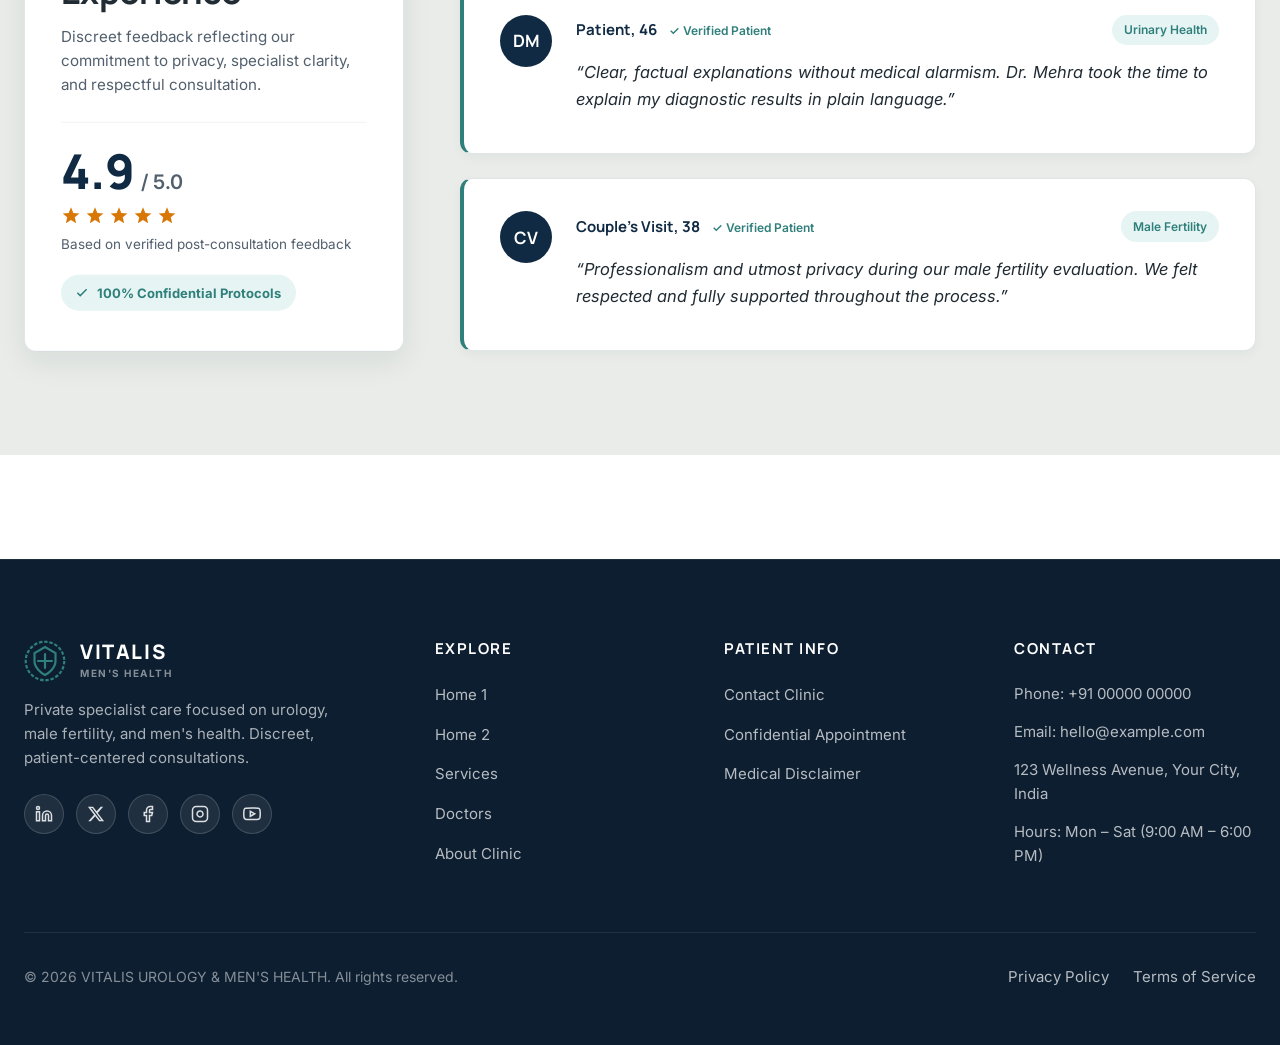
<file: home2.html>
<!DOCTYPE html>
<html lang="en" dir="ltr" data-theme="light">
<head>
  <meta charset="UTF-8">
  <meta name="viewport" content="width=device-width, initial-scale=1.0">
  <title>VITALIS | Specialist Men's Health & Urology (Home Variant 2)</title>
  <meta name="description" content="Executive men's health, urology assessments, male fertility guidance, and discreet specialist consultations.">
  <meta property="og:title" content="VITALIS | Specialist Men's Health & Urology">
  <meta property="og:description" content="Private specialist medical clinic focused on discreet, evidence-based care for men's urological and reproductive health needs.">
  <meta property="og:type" content="website">

  <link rel="icon" type="image/svg+xml" href="assets/images/favicon.svg">
  <link rel="shortcut icon" href="assets/images/favicon.svg" type="image/x-icon">
  <link rel="stylesheet" href="assets/css/style.css">
</head>
<body>

  <!-- ==========================================
       GLOBAL HEADER & NAVBAR
       ========================================== -->
  <header class="site-header">
    <div class="container header-container">
      <!-- SVG Brand Logo -->
      <a href="index.html" class="brand-logo" aria-label="VITALIS Urology & Men's Health Home">
        <svg class="logo-symbol" viewBox="0 0 48 48" fill="none" xmlns="http://www.w3.org/2000/svg">
          <circle cx="24" cy="24" r="22" stroke="currentColor" stroke-width="2.5" stroke-dasharray="4 2"/>
          <path d="M24 8L36 15V24C36 32 28 38 24 40C20 38 12 32 12 24V15L24 8Z" stroke="currentColor" stroke-width="2.5" stroke-linejoin="round"/>
          <path d="M24 16V32M16 24H32" stroke="currentColor" stroke-width="2.5" stroke-linecap="round"/>
        </svg>
        <div class="brand-text">
          <span class="brand-name">VITALIS</span>
          <span class="brand-tagline">UROLOGY • MEN'S HEALTH</span>
        </div>
      </a>

      <!-- Desktop Navigation -->
      <nav class="desktop-nav" aria-label="Main Navigation">
        <ul class="nav-links">
          <li><a href="index.html" class="nav-link">Home</a></li>
          <li><a href="home2.html" class="nav-link active">Home 2</a></li>
          <li><a href="about.html" class="nav-link">About</a></li>
          <li><a href="services.html" class="nav-link">Services</a></li>
          <li><a href="doctors.html" class="nav-link">Doctors</a></li>
          <li><a href="contact.html" class="nav-link">Contact</a></li>
        </ul>
      </nav>

      <!-- Actions -->
      <div class="header-actions">
        <button class="control-btn theme-toggle-btn" aria-label="Toggle Theme"></button>
        <button class="control-btn rtl-toggle-btn" aria-label="Toggle Layout Direction">RTL</button>
        <button class="btn btn-primary" data-open-modal="appointment-modal">
          <span>Confidential Appointment</span>
          <svg class="cta-arrow" width="16" height="16" viewBox="0 0 24 24" fill="none" stroke="currentColor" stroke-width="2"><path d="M5 12h14M12 5l7 7-7 7"/></svg>
        </button>
        <button class="hamburger-btn" aria-label="Open Navigation Drawer">
          <span></span>
          <span></span>
          <span></span>
        </button>
      </div>
    </div>
  </header>

  <!-- ==========================================
       MOBILE DRAWER
       ========================================== -->
  <div class="mobile-drawer-overlay">
    <div class="mobile-drawer" role="dialog" aria-modal="true" aria-label="Mobile Navigation Drawer">
      <div class="drawer-header">
        <div class="brand-text">
          <span class="brand-name" style="color: #fff;">Menus</span>
          <span class="brand-tagline" style="color: rgba(255,255,255,0.6);"></span>
        </div>
        <button class="drawer-close-btn" aria-label="Close Drawer">
          <svg width="20" height="20" viewBox="0 0 24 24" fill="none" stroke="currentColor" stroke-width="2"><line x1="18" y1="6" x2="6" y2="18"/><line x1="6" y1="6" x2="18" y2="18"/></svg>
        </button>
      </div>

      <nav class="drawer-nav">
        <a href="index.html" class="drawer-link">Home</a>
        <a href="home2.html" class="drawer-link active">Home 2</a>
        <a href="about.html" class="drawer-link">About Clinic</a>
        <a href="services.html" class="drawer-link">Services</a>
        <a href="doctors.html" class="drawer-link">Doctors</a>
        <a href="contact.html" class="drawer-link">Contact Us</a>
      </nav>

      <div class="drawer-controls">
        <button class="control-btn theme-toggle-btn" aria-label="Toggle Theme"></button>
        <button class="control-btn rtl-toggle-btn" aria-label="Toggle Layout Direction">RTL</button>
      </div>

      <div style="margin-top: 1rem;">
        <button class="btn btn-secondary" style="width: 100%;" data-open-modal="appointment-modal">
          Confidential Appointment →
        </button>
      </div>
    </div>
  </div>

  <main id="main-content">
  <!-- ==========================================
       HOME 2 SECTION 01 — EXECUTIVE HERO WITH QUICK BOOKING
       ========================================== -->
  <section class="hero-section" style="padding: 3.5rem 0; min-height: calc(100vh - var(--navbar-height)); display: flex; align-items: center;">
    <div class="hero-bg-wrapper">
      <img src="assets/images/5.png" onerror="this.src='assets/images/clinic-reception.jpg'" alt="VITALIS Executive Clinic Lounge" class="hero-bg-img">
    </div>

    <!-- Pulse Rings -->
    <div class="hero-pulse-rings" aria-hidden="true">
      <div class="pulse-ring"></div>
      <div class="pulse-ring"></div>
    </div>

    <div class="container home2-hero-grid reveal-on-scroll">
      <div class="hero-content hero-content-card">
        <div class="eyebrow" style="margin-bottom: 0.75rem;">EXECUTIVE MEN'S HEALTH CLINIC</div>
        <h1 class="hero-title">Private Specialist Urological Care</h1>
        <p class="hero-subtitle">
          Discreet, evidence-based consultations for urinary health, male fertility assessments, prostate wellness, and proactive urological screening.
        </p>

        <div class="hero-actions" style="margin-bottom: 1.75rem;">
          <button class="btn btn-primary" data-open-modal="appointment-modal">
            <span>Book Confidential Consultation</span>
            <svg class="cta-arrow" width="18" height="18" viewBox="0 0 24 24" fill="none" stroke="currentColor" stroke-width="2"><path d="M5 12h14M12 5l7 7-7 7"/></svg>
          </button>
          <a href="services.html" class="btn btn-outline">Explore All Services</a>
        </div>

        <div class="trust-badge-row" style="padding-top: 1rem;">
          <div class="trust-item">
            <span class="trust-dot"></span>
            <span>100% Discreet</span>
          </div>
          <div class="trust-item">
            <span class="trust-dot"></span>
            <span>Senior Urologists</span>
          </div>
          <div class="trust-item">
            <span class="trust-dot"></span>
            <span>Soundproof Suites</span>
          </div>
        </div>
      </div>

      <!-- Quick Booking Card inside Hero -->
      <div class="hero-quick-card" style="background-color: var(--color-bg-card); border: 1px solid var(--color-border); border-radius: var(--radius-md); padding: 2rem 1.75rem; box-shadow: var(--shadow-lg);">
        <div class="eyebrow" style="margin-bottom: 0.35rem;">QUICK REQUEST</div>
        <h3 style="font-size: 1.25rem; margin-bottom: 0.35rem;">Book a Private Visit</h3>
        <p style="font-size: 0.8125rem; color: var(--color-text-muted); margin-bottom: 1.25rem;">
          Select your area of concern and our clinic team will contact you confidentially.
        </p>

        <form class="js-validate-form" novalidate>
          <div class="form-group" style="margin-bottom: 1rem;">
            <label class="form-label" style="font-size: 0.8125rem; margin-bottom: 0.35rem;">Full Name <span class="required">*</span></label>
            <input type="text" class="form-input" required placeholder="Your full name" style="padding: 0.75rem 0.875rem; font-size: 0.875rem;">
          </div>
          <div class="form-group" style="margin-bottom: 1rem;">
            <label class="form-label" style="font-size: 0.8125rem; margin-bottom: 0.35rem;">Phone Number <span class="required">*</span></label>
            <input type="tel" class="form-input" required placeholder="+91 98765 43210" style="padding: 0.75rem 0.875rem; font-size: 0.875rem;">
          </div>
          <div class="form-group" style="margin-bottom: 1.25rem;">
            <label class="form-label" style="font-size: 0.8125rem; margin-bottom: 0.35rem;">Primary Concern</label>
            <select class="form-select" style="padding: 0.75rem 0.875rem; font-size: 0.875rem;">
              <option value="Urinary Health">Urinary Health / Flow</option>
              <option value="Prostate Check">Prostate Health Check</option>
              <option value="Male Fertility">Male Fertility Assessment</option>
              <option value="Men's Health">Men's Health & Vitality</option>
            </select>
          </div>
          <button type="submit" class="btn btn-secondary" style="width: 100%; padding: 0.8125rem;">
            <span>Request Confidential Visit</span>
            <svg class="cta-arrow" width="16" height="16" viewBox="0 0 24 24" fill="none" stroke="currentColor" stroke-width="2"><path d="M5 12h14M12 5l7 7-7 7"/></svg>
          </button>
        </form>
      </div>
    </div>
  </section>

  <!-- ==========================================
       HOME 2 SECTION 02 — EXECUTIVE HEALTH ASSESSMENTS
       ========================================== -->
  <section style="padding: 6.5rem 0; background-color: var(--color-bg-card);">
    <div class="container">
      <div class="reveal-on-scroll" style="text-align: center; max-width: 720px; margin-inline: auto;">
        <div class="eyebrow">STRUCTURED HEALTH PATHWAYS</div>
        <h2 class="section-title">Specialist Healthcare Packages & Focus Areas</h2>
        <p class="section-subtitle" style="margin-inline: auto;">
          Designed for privacy, thorough diagnostic review, and clear medical guidance.
        </p>
      </div>

      <div class="services-grid-explorer">
        <!-- Card 1 -->
        <div class="service-card-detailed reveal-on-scroll">
          <img src="assets/images/6.png" onerror="this.src='assets/images/urology-care.jpg'" alt="Prostate Health Evaluation" class="service-card-img" loading="lazy">
          <div class="service-card-content">
            <h3>Prostate & Urinary Check</h3>
            <p>Comprehensive evaluation for urinary flow changes, nocturnal frequency, BPH assessment, and PSA blood testing review.</p>
            <button class="btn btn-outline" style="margin-top: auto;" data-open-modal="appointment-modal">Schedule Consultation →</button>
          </div>
        </div>

        <!-- Card 2 -->
        <div class="service-card-detailed reveal-on-scroll">
          <img src="assets/images/7.png" onerror="this.src='assets/images/fertility-care.jpg'" alt="Male Fertility Assessment" class="service-card-img" loading="lazy">
          <div class="service-card-content">
            <h3>Male Fertility Assessment</h3>
            <p>Discreet diagnostic review, semen parameter interpretation, hormonal screening, and reproductive care guidance.</p>
            <button class="btn btn-outline" style="margin-top: auto;" data-open-modal="appointment-modal">Schedule Consultation →</button>
          </div>
        </div>

        <!-- Card 3 -->
        <div class="service-card-detailed reveal-on-scroll">
          <img src="assets/images/8.png" onerror="this.src='assets/images/mens-health.jpg'" alt="Men's Health & Vitality" class="service-card-img" loading="lazy">
          <div class="service-card-content">
            <h3>Men's Wellness & Vitality</h3>
            <p>Confidential doctor consultation addressing age-related health shifts, sexual health concerns, and energy optimization.</p>
            <button class="btn btn-outline" style="margin-top: auto;" data-open-modal="appointment-modal">Schedule Consultation →</button>
          </div>
        </div>
      </div>
    </div>
  </section>

  <!-- ==========================================
       HOME 2 SECTION 03 — CLINICAL STATS & METRICS
       ========================================== -->
  <section class="clinical-stats-section">
    <div class="container">
      <div class="clinical-stats-grid reveal-on-scroll">
        <!-- Stat 1 -->
        <div class="stat-card">
          <div class="stat-icon-box">
            <svg width="22" height="22" viewBox="0 0 24 24" fill="none" stroke="currentColor" stroke-width="2"><path d="M12 22s8-4 8-10V5l-8-3-8 3v7c0 6 8 10 8 10z"/></svg>
          </div>
          <div class="stat-number">100%</div>
          <h3 class="stat-title">Discreet & Private</h3>
          <p class="stat-desc">Individual private consultation suites ensuring total patient confidentiality.</p>
        </div>

        <!-- Stat 2 -->
        <div class="stat-card">
          <div class="stat-icon-box">
            <svg width="22" height="22" viewBox="0 0 24 24" fill="none" stroke="currentColor" stroke-width="2"><circle cx="12" cy="8" r="7"/><polyline points="8.21 13.89 7 23 12 20 17 23 15.79 13.88"/></svg>
          </div>
          <div class="stat-number">15+</div>
          <h3 class="stat-title">Years Experience</h3>
          <p class="stat-desc">Specialist urologists and senior reproductive healthcare clinicians.</p>
        </div>

        <!-- Stat 3 -->
        <div class="stat-card">
          <div class="stat-icon-box">
            <svg width="22" height="22" viewBox="0 0 24 24" fill="none" stroke="currentColor" stroke-width="2"><circle cx="12" cy="12" r="10"/><polyline points="12 6 12 12 16 14"/></svg>
          </div>
          <div class="stat-number">0%</div>
          <h3 class="stat-title">Impersonal Waiting</h3>
          <p class="stat-desc">Streamlined scheduling to protect your time and ensure immediate privacy.</p>
        </div>

        <!-- Stat 4 -->
        <div class="stat-card">
          <div class="stat-icon-box">
            <svg width="22" height="22" viewBox="0 0 24 24" fill="none" stroke="currentColor" stroke-width="2"><path d="M16 21v-2a4 4 0 0 0-4-4H5a4 4 0 0 0-4 4v2"/><circle cx="8.5" cy="7" r="4"/><polyline points="17 11 19 13 23 9"/></svg>
          </div>
          <div class="stat-number">1-on-1</div>
          <h3 class="stat-title">Dedicated Care</h3>
          <p class="stat-desc">Personalized care planning explained clearly without complex jargon.</p>
        </div>
      </div>
    </div>
  </section>

  <!-- ==========================================
       HOME 2 UNIQUE SECTION — EXECUTIVE CARE PATHWAY & DIAGNOSTIC NAVIGATOR
       ========================================== -->
  <section class="executive-pathway-section">
    <div class="container">
      <div class="pathway-header reveal-on-scroll">
        <div class="pathway-eyebrow-badge">
          <span class="pulse-dot"></span>
          <span>EXECUTIVE PRECISION CARE MATRIX</span>
        </div>
        <h2 class="section-title">Interactive 5-Stage Diagnostic & Treatment Journey</h2>
        <p class="section-subtitle">
          Explore our structured, highly confidential medical pathway designed for executive men's health, urology assessments, and longitudinal wellness.
        </p>
      </div>

      <div class="pathway-interactive-wrapper reveal-on-scroll">
        <!-- Left Side: Interactive Stage Selector Steps -->
        <div class="pathway-steps-column" role="tablist" aria-label="Executive Diagnostic Care Stages">
          <!-- Active Line Connector Progress -->
          <div class="pathway-connector-line">
            <div class="pathway-progress-fill" id="pathway-progress-bar"></div>
          </div>

          <!-- Step 1 -->
          <button class="pathway-step-btn active" data-stage="1" role="tab" aria-selected="true" aria-controls="stage-panel">
            <div class="step-badge-node">
              <span class="node-number">01</span>
              <span class="node-ring"></span>
            </div>
            <div class="step-info">
              <span class="step-phase-tag">PHASE 01 • 30 MINS</span>
              <h3 class="step-title">Confidential Intake & History</h3>
              <p class="step-summary">Soundproof suite consultation & health timeline mapping.</p>
            </div>
            <svg class="step-arrow-icon" width="20" height="20" viewBox="0 0 24 24" fill="none" stroke="currentColor" stroke-width="2"><polyline points="9 18 15 12 9 6"/></svg>
          </button>

          <!-- Step 2 -->
          <button class="pathway-step-btn" data-stage="2" role="tab" aria-selected="false" aria-controls="stage-panel">
            <div class="step-badge-node">
              <span class="node-number">02</span>
              <span class="node-ring"></span>
            </div>
            <div class="step-info">
              <span class="step-phase-tag">PHASE 02 • 45 MINS</span>
              <h3 class="step-title">Advanced Biomarker & Imaging</h3>
              <p class="step-summary">In-suite high-resolution ultrasound & flow profiling.</p>
            </div>
            <svg class="step-arrow-icon" width="20" height="20" viewBox="0 0 24 24" fill="none" stroke="currentColor" stroke-width="2"><polyline points="9 18 15 12 9 6"/></svg>
          </button>

          <!-- Step 3 -->
          <button class="pathway-step-btn" data-stage="3" role="tab" aria-selected="false" aria-controls="stage-panel">
            <div class="step-badge-node">
              <span class="node-number">03</span>
              <span class="node-ring"></span>
            </div>
            <div class="step-info">
              <span class="step-phase-tag">PHASE 03 • 45 MINS</span>
              <h3 class="step-title">Senior Consultant Review</h3>
              <p class="step-summary">1-on-1 multi-parametric analysis & clear opinion.</p>
            </div>
            <svg class="step-arrow-icon" width="20" height="20" viewBox="0 0 24 24" fill="none" stroke="currentColor" stroke-width="2"><polyline points="9 18 15 12 9 6"/></svg>
          </button>

          <!-- Step 4 -->
          <button class="pathway-step-btn" data-stage="4" role="tab" aria-selected="false" aria-controls="stage-panel">
            <div class="step-badge-node">
              <span class="node-number">04</span>
              <span class="node-ring"></span>
            </div>
            <div class="step-info">
              <span class="step-phase-tag">PHASE 04 • CUSTOMIZED</span>
              <h3 class="step-title">Tailored Care Blueprint</h3>
              <p class="step-summary">Targeted evidence-based therapy & vitality roadmap.</p>
            </div>
            <svg class="step-arrow-icon" width="20" height="20" viewBox="0 0 24 24" fill="none" stroke="currentColor" stroke-width="2"><polyline points="9 18 15 12 9 6"/></svg>
          </button>

          <!-- Step 5 -->
          <button class="pathway-step-btn" data-stage="5" role="tab" aria-selected="false" aria-controls="stage-panel">
            <div class="step-badge-node">
              <span class="node-number">05</span>
              <span class="node-ring"></span>
            </div>
            <div class="step-info">
              <span class="step-phase-tag">PHASE 05 • LONGITUDINAL</span>
              <h3 class="step-title">Proactive Vitality Monitoring</h3>
              <p class="step-summary">Continuous health tracking & encrypted check-ins.</p>
            </div>
            <svg class="step-arrow-icon" width="20" height="20" viewBox="0 0 24 24" fill="none" stroke="currentColor" stroke-width="2"><polyline points="9 18 15 12 9 6"/></svg>
          </button>
        </div>

        <!-- Right Side: Dynamic Stage Visual & Detail Panel -->
        <div class="pathway-display-column" id="stage-panel" role="tabpanel">
          <div class="pathway-display-card">
            <!-- Card Header Badge Bar -->
            <div class="display-card-header">
              <span class="display-phase-pill" id="display-phase-tag">PHASE 01 OF 05</span>
              <span class="display-privacy-pill">
                <svg width="14" height="14" viewBox="0 0 24 24" fill="none" stroke="currentColor" stroke-width="2.5"><path d="M12 22s8-4 8-10V5l-8-3-8 3v7c0 6 8 10 8 10z"/></svg>
                <span id="display-privacy-text">100% Soundproof Suite</span>
              </span>
            </div>

            <!-- Card Content Body -->
            <div class="display-card-body">
              <h3 class="display-stage-title" id="display-stage-title">Confidential Intake & Medical History Mapping</h3>
              <p class="display-stage-desc" id="display-stage-desc">
                Your consultation begins in a dedicated private suite. We perform an exhaustive review of urinary patterns, sleep disruption, stress indicators, and family medical background with total discretion.
              </p>

              <!-- Diagnostic Key Highlights Grid -->
              <div class="display-highlights-grid">
                <div class="highlight-item">
                  <div class="highlight-icon">
                    <svg width="18" height="18" viewBox="0 0 24 24" fill="none" stroke="currentColor" stroke-width="2"><path d="M22 11.08V12a10 10 0 1 1-5.93-9.14"/><polyline points="22 4 12 14.01 9 11.01"/></svg>
                  </div>
                  <div>
                    <strong id="hl-1-title">Zero Waiting Room Access</strong>
                    <span id="hl-1-sub">Direct escort to executive private consultation suite.</span>
                  </div>
                </div>

                <div class="highlight-item">
                  <div class="highlight-icon">
                    <svg width="18" height="18" viewBox="0 0 24 24" fill="none" stroke="currentColor" stroke-width="2"><path d="M22 11.08V12a10 10 0 1 1-5.93-9.14"/><polyline points="22 4 12 14.01 9 11.01"/></svg>
                  </div>
                  <div>
                    <strong id="hl-2-title">Symptom Timeline Audit</strong>
                    <span id="hl-2-sub">Comprehensive tracking of urinary flow & energy shifts.</span>
                  </div>
                </div>

                <div class="highlight-item">
                  <div class="highlight-icon">
                    <svg width="18" height="18" viewBox="0 0 24 24" fill="none" stroke="currentColor" stroke-width="2"><path d="M22 11.08V12a10 10 0 1 1-5.93-9.14"/><polyline points="22 4 12 14.01 9 11.01"/></svg>
                  </div>
                  <div>
                    <strong id="hl-3-title">Preliminary Health Dossier</strong>
                    <span id="hl-3-sub">Encrypted medical baseline established on day one.</span>
                  </div>
                </div>
              </div>

              <!-- Animated Metric Radar Bar -->
              <div class="display-metric-widget">
                <div class="metric-widget-header">
                  <span class="metric-label">CLINICAL PRECISION INDEX</span>
                  <span class="metric-value" id="metric-value-num">98.5% Accuracy</span>
                </div>
                <div class="metric-track-bg">
                  <div class="metric-fill-bar" id="metric-fill-bar" style="width: 98.5%;"></div>
                </div>
              </div>

              <!-- Action Bar -->
              <div class="display-card-footer">
                <button class="btn btn-primary" data-open-modal="appointment-modal">
                  <span>Book This Stage Consultation</span>
                  <svg class="cta-arrow" width="16" height="16" viewBox="0 0 24 24" fill="none" stroke="currentColor" stroke-width="2"><path d="M5 12h14M12 5l7 7-7 7"/></svg>
                </button>
                <div class="display-duration-tag">
                  <svg width="16" height="16" viewBox="0 0 24 24" fill="none" stroke="currentColor" stroke-width="2"><circle cx="12" cy="12" r="10"/><polyline points="12 6 12 12 16 14"/></svg>
                  <span id="display-duration-text">Est. Duration: 30 Minutes</span>
                </div>
              </div>
            </div>
          </div>
        </div>
      </div>
    </div>
  </section>

  <script>
    document.addEventListener('DOMContentLoaded', () => {
      const stageData = {
        1: {
          phase: "PHASE 01 OF 05",
          privacy: "100% Soundproof Suite",
          title: "Confidential Intake & Medical History Mapping",
          desc: "Your consultation begins in a dedicated private suite. We perform an exhaustive review of urinary patterns, sleep disruption, stress indicators, and family medical background with total discretion.",
          hl1Title: "Zero Waiting Room Access",
          hl1Sub: "Direct escort to executive private consultation suite.",
          hl2Title: "Symptom Timeline Audit",
          hl2Sub: "Comprehensive tracking of urinary flow & energy shifts.",
          hl3Title: "Preliminary Health Dossier",
          hl3Sub: "Encrypted medical baseline established on day one.",
          metricNum: "98.5% Baseline Accuracy",
          metricPercent: "98.5%",
          duration: "Est. Duration: 30 Minutes",
          progressHeight: "0%"
        },
        2: {
          phase: "PHASE 02 OF 05",
          privacy: "In-Suite Diagnostic Suite",
          title: "Advanced Biomarker & High-Res Ultrasound",
          desc: "Targeted point-of-care diagnostics including high-definition pelvic ultrasound, non-invasive uroflowmetry velocity recording, and specialized hormonal & prostate biomarker sampling.",
          hl1Title: "Point-of-Care Ultrasound",
          hl1Sub: "Immediate high-resolution tissue & flow visualization.",
          hl2Title: "Uroflowmetry Analysis",
          hl2Sub: "Quantitative measurement of peak flow & bladder volume.",
          hl3Title: "Rapid Biomarker Panel",
          hl3Sub: "PSA, hormonal, and metabolic screening results.",
          metricNum: "99.2% Diagnostic Clarity",
          metricPercent: "99.2%",
          duration: "Est. Duration: 45 Minutes",
          progressHeight: "25%"
        },
        3: {
          phase: "PHASE 03 OF 05",
          privacy: "1-on-1 Specialist Panel",
          title: "Senior Urologist Review & Case Analysis",
          desc: "Direct consultation with our senior urological consultant to analyze imaging, review diagnostic data, evaluate risk scores, and answer every question in plain, clear medical language.",
          hl1Title: "Consultant-Led Interpretation",
          hl1Sub: "Detailed review of imaging scans and fluid metrics.",
          hl2Title: "Jargon-Free Explanation",
          hl2Sub: "Transparent medical clarity with visual diagnostic aids.",
          hl3Title: "Multi-Specialist Input",
          hl3Sub: "Collaborative review for complex or reproductive cases.",
          metricNum: "100% Specialist-Led Review",
          metricPercent: "100%",
          duration: "Est. Duration: 45 Minutes",
          progressHeight: "50%"
        },
        4: {
          phase: "PHASE 04 OF 05",
          privacy: "Personal Case Management",
          title: "Tailored Care Blueprint & Targeted Therapy",
          desc: "We co-create a personalized therapeutic protocol. From precision medication management and targeted lifestyle adjustments to advanced minimally invasive procedures, your plan is built for results.",
          hl1Title: "Evidence-Based Roadmap",
          hl1Sub: "Tailored protocols for BPH, fertility, or vitality.",
          hl2Title: "Minimally Invasive Focus",
          hl2Sub: "Prioritizing outpatient, rapid-recovery clinical options.",
          hl3Title: "Dedicated Case Coordinator",
          hl3Sub: "Single confidential contact point for all follow-ups.",
          metricNum: "96.4% Patient Goal Fulfillment",
          metricPercent: "96.4%",
          duration: "Customized Protocol Plan",
          progressHeight: "75%"
        },
        5: {
          phase: "PHASE 05 OF 05",
          privacy: "Encrypted Portal Access",
          title: "Proactive Longitudinal Vitality Monitoring",
          desc: "Healthcare doesn't stop after the visit. Enjoy ongoing peace of mind with scheduled biomarker check-ins, direct encrypted messaging with your clinical team, and long-term preventive optimization.",
          hl1Title: "Scheduled Re-Assessments",
          hl1Sub: "Quarterly or semi-annual biomarker tracking.",
          hl2Title: "Secure Digital Records",
          hl2Sub: "24/7 encrypted access to diagnostic history.",
          hl3Title: "Continuous Wellness Support",
          hl3Sub: "Proactive care adjustments as your lifestyle evolves.",
          metricNum: "99.8% Long-Term Continuity",
          metricPercent: "99.8%",
          duration: "Ongoing Longitudinal Care",
          progressHeight: "100%"
        }
      };

      const stepBtns = document.querySelectorAll('.pathway-step-btn');
      const progressFill = document.getElementById('pathway-progress-bar');
      const displayCard = document.querySelector('.pathway-display-card');

      if (stepBtns.length && displayCard) {
        stepBtns.forEach(btn => {
          btn.addEventListener('click', () => {
            const stageNum = btn.getAttribute('data-stage');
            const data = stageData[stageNum];
            if (!data) return;

            stepBtns.forEach(b => {
              b.classList.remove('active');
              b.setAttribute('aria-selected', 'false');
            });
            btn.classList.add('active');
            btn.setAttribute('aria-selected', 'true');

            if (progressFill) progressFill.style.height = data.progressHeight;

            displayCard.classList.remove('switching');
            void displayCard.offsetWidth;
            displayCard.classList.add('switching');

            const elPhase = document.getElementById('display-phase-tag');
            const elPrivacy = document.getElementById('display-privacy-text');
            const elTitle = document.getElementById('display-stage-title');
            const elDesc = document.getElementById('display-stage-desc');
            
            const elHl1Title = document.getElementById('hl-1-title');
            const elHl1Sub = document.getElementById('hl-1-sub');
            const elHl2Title = document.getElementById('hl-2-title');
            const elHl2Sub = document.getElementById('hl-2-sub');
            const elHl3Title = document.getElementById('hl-3-title');
            const elHl3Sub = document.getElementById('hl-3-sub');

            const elMetricNum = document.getElementById('metric-value-num');
            const elMetricBar = document.getElementById('metric-fill-bar');
            const elDuration = document.getElementById('display-duration-text');

            if (elPhase) elPhase.textContent = data.phase;
            if (elPrivacy) elPrivacy.textContent = data.privacy;
            if (elTitle) elTitle.textContent = data.title;
            if (elDesc) elDesc.textContent = data.desc;
            
            if (elHl1Title) elHl1Title.textContent = data.hl1Title;
            if (elHl1Sub) elHl1Sub.textContent = data.hl1Sub;
            if (elHl2Title) elHl2Title.textContent = data.hl2Title;
            if (elHl2Sub) elHl2Sub.textContent = data.hl2Sub;
            if (elHl3Title) elHl3Title.textContent = data.hl3Title;
            if (elHl3Sub) elHl3Sub.textContent = data.hl3Sub;

            if (elMetricNum) elMetricNum.textContent = data.metricNum;
            if (elMetricBar) elMetricBar.style.width = data.metricPercent;
            if (elDuration) elDuration.textContent = data.duration;
          });
        });
      }
    });
  </script>

  <!-- ==========================================
       HOME 2 SECTION 04 — SPECIALIST CLINICIANS
       ========================================== -->
  <section style="padding: 6.5rem 0; background-color: var(--color-bg-card);">
    <div class="container">
      <div class="reveal-on-scroll" style="text-align: center; max-width: 720px; margin-inline: auto;">
        <div class="eyebrow">OUR SPECIALISTS</div>
        <h2 class="section-title">Consult with Experienced Urologists</h2>
        <p class="section-subtitle" style="margin-inline: auto;">
          Meet the medical team providing discreet, evidence-based healthcare at VITALIS.
        </p>
      </div>

      <div class="doctors-grid">
        <div class="doctor-card reveal-on-scroll">
          <img src="assets/images/doctor-arjun.jpg" alt="Dr. Arjun Mehra" class="doctor-card-img" loading="lazy">
          <div class="doctor-card-info">
            <h3 class="doctor-name">Dr. Arjun Mehra</h3>
            <div class="doctor-role">Consultant Urologist</div>
            <button class="btn btn-outline" style="width: 100%;" 
              data-open-modal="doctor-modal" 
              data-doctor-name="Dr. Arjun Mehra" 
              data-doctor-role="Consultant Urologist" 
              data-doctor-img="assets/images/doctor-arjun.jpg" 
              data-doctor-bio="Dr. Arjun Mehra specializes in complex urological conditions, benign prostatic enlargement, and urinary flow assessments.">
              Read Biography →
            </button>
          </div>
        </div>

        <div class="doctor-card reveal-on-scroll">
          <img src="assets/images/doctor-rahul.jpg" alt="Dr. Rahul Sen" class="doctor-card-img" loading="lazy">
          <div class="doctor-card-info">
            <h3 class="doctor-name">Dr. Rahul Sen</h3>
            <div class="doctor-role">Urologist & Men's Health Specialist</div>
            <button class="btn btn-outline" style="width: 100%;" 
              data-open-modal="doctor-modal" 
              data-doctor-name="Dr. Rahul Sen" 
              data-doctor-role="Urologist & Men's Health Specialist" 
              data-doctor-img="assets/images/doctor-rahul.jpg" 
              data-doctor-bio="Dr. Rahul Sen focuses on general men's health, sexual wellness consultations, and proactive preventive urology.">
              Read Biography →
            </button>
          </div>
        </div>

        <div class="doctor-card reveal-on-scroll">
          <img src="assets/images/doctor-kiran.jpg" alt="Dr. Kiran Malhotra" class="doctor-card-img" loading="lazy">
          <div class="doctor-card-info">
            <h3 class="doctor-name">Dr. Kiran Malhotra</h3>
            <div class="doctor-role">Reproductive & Fertility Specialist</div>
            <button class="btn btn-outline" style="width: 100%;" 
              data-open-modal="doctor-modal" 
              data-doctor-name="Dr. Kiran Malhotra" 
              data-doctor-role="Reproductive & Male Fertility Specialist" 
              data-doctor-img="assets/images/doctor-kiran.jpg" 
              data-doctor-bio="Dr. Kiran Malhotra dedicates his practice to male fertility evaluations, semen analysis interpretation, and family planning support.">
              Read Biography →
            </button>
          </div>
        </div>
      </div>
    </div>
  <!-- ==========================================
       HOME 2 SECTION 04.5 — PATIENT REFLECTIONS & TESTIMONIALS
       ========================================== -->
  <section class="testimonials-section home2-testimonials-section" style="padding: 6.5rem 0; background-color: var(--color-bg-secondary);">
    <div class="container">
      <div class="home2-testimonials-split">
        <!-- Left Column: Trust Summary & Rating Badge Card -->
        <div class="home2-testimonial-summary-card reveal-on-scroll">
          <div class="eyebrow">PATIENT REFLECTIONS</div>
          <h2 class="section-title" style="font-size: 2.15rem; margin-bottom: 0.875rem;">Considered Care Through Patient Experience</h2>
          <p class="section-subtitle" style="margin-bottom: 1.5rem; font-size: 0.95rem;">
            Discreet feedback reflecting our commitment to privacy, specialist clarity, and respectful consultation.
          </p>

          <div class="rating-trust-box">
            <div class="rating-score-large">
              <span class="score-num">4.9</span>
              <span class="score-denom">/ 5.0</span>
            </div>
            <div class="testimonial-stars" style="margin-bottom: 0.5rem;" aria-label="5 out of 5 rating">
              <svg width="20" height="20" fill="currentColor" viewBox="0 0 24 24"><path d="M12 17.27L18.18 21l-1.64-7.03L22 9.24l-7.19-.61L12 2 9.19 8.63 2 9.24l5.46 4.73L5.82 21z"/></svg>
              <svg width="20" height="20" fill="currentColor" viewBox="0 0 24 24"><path d="M12 17.27L18.18 21l-1.64-7.03L22 9.24l-7.19-.61L12 2 9.19 8.63 2 9.24l5.46 4.73L5.82 21z"/></svg>
              <svg width="20" height="20" fill="currentColor" viewBox="0 0 24 24"><path d="M12 17.27L18.18 21l-1.64-7.03L22 9.24l-7.19-.61L12 2 9.19 8.63 2 9.24l5.46 4.73L5.82 21z"/></svg>
              <svg width="20" height="20" fill="currentColor" viewBox="0 0 24 24"><path d="M12 17.27L18.18 21l-1.64-7.03L22 9.24l-7.19-.61L12 2 9.19 8.63 2 9.24l5.46 4.73L5.82 21z"/></svg>
              <svg width="20" height="20" fill="currentColor" viewBox="0 0 24 24"><path d="M12 17.27L18.18 21l-1.64-7.03L22 9.24l-7.19-.61L12 2 9.19 8.63 2 9.24l5.46 4.73L5.82 21z"/></svg>
            </div>
            <div class="rating-trust-sub">Based on verified post-consultation feedback</div>
            <div class="verified-pill">
              <svg width="14" height="14" viewBox="0 0 24 24" fill="none" stroke="currentColor" stroke-width="2.5"><polyline points="20 6 9 17 4 12"/></svg>
              <span>100% Confidential Protocols</span>
            </div>
          </div>
        </div>

        <!-- Right Column: Horizontal Cards Stack -->
        <div class="home2-testimonials-stack reveal-on-scroll">
          <!-- Testimonial 1 -->
          <div class="testimonial-card-horizontal">
            <div class="avatar-badge">EP</div>
            <div class="testimonial-card-content">
              <div class="testimonial-card-header">
                <div>
                  <span class="patient-info-title">Executive Patient, 52</span>
                  <span class="verified-check-tag">✓ Verified Patient</span>
                </div>
                <span class="patient-focus-tag">Prostate Check</span>
              </div>
              <p class="testimonial-quote-text" style="margin-bottom: 0.5rem;">
                “Discussing prostate health was something I had delayed for months out of hesitation. The discreet environment at VITALIS made me feel comfortable from the moment I arrived.”
              </p>
            </div>
          </div>

          <!-- Testimonial 2 -->
          <div class="testimonial-card-horizontal">
            <div class="avatar-badge">DM</div>
            <div class="testimonial-card-content">
              <div class="testimonial-card-header">
                <div>
                  <span class="patient-info-title">Patient, 46</span>
                  <span class="verified-check-tag">✓ Verified Patient</span>
                </div>
                <span class="patient-focus-tag">Urinary Health</span>
              </div>
              <p class="testimonial-quote-text" style="margin-bottom: 0.5rem;">
                “Clear, factual explanations without medical alarmism. Dr. Mehra took the time to explain my diagnostic results in plain language.”
              </p>
            </div>
          </div>

          <!-- Testimonial 3 -->
          <div class="testimonial-card-horizontal">
            <div class="avatar-badge">CV</div>
            <div class="testimonial-card-content">
              <div class="testimonial-card-header">
                <div>
                  <span class="patient-info-title">Couple's Visit, 38</span>
                  <span class="verified-check-tag">✓ Verified Patient</span>
                </div>
                <span class="patient-focus-tag">Male Fertility</span>
              </div>
              <p class="testimonial-quote-text" style="margin-bottom: 0.5rem;">
                “Professionalism and utmost privacy during our male fertility evaluation. We felt respected and fully supported throughout the process.”
              </p>
            </div>
          </div>
        </div>
      </div>
    </div>
  </section>
  </main>

  <!-- Global Footer & Modals -->
  <footer class="site-footer">
    <div class="container">
      <div class="footer-top">
        <div class="footer-brand">
          <a href="index.html" class="brand-logo" style="margin-bottom: 0.75rem;">
            <svg class="logo-symbol" viewBox="0 0 48 48" fill="none" style="color: var(--color-secondary);">
              <circle cx="24" cy="24" r="22" stroke="currentColor" stroke-width="2.5" stroke-dasharray="4 2"/>
              <path d="M24 8L36 15V24C36 32 28 38 24 40C20 38 12 32 12 24V15L24 8Z" stroke="currentColor" stroke-width="2.5"/>
              <path d="M24 16V32M16 24H32" stroke="currentColor" stroke-width="2.5" stroke-linecap="round"/>
            </svg>
            <div class="brand-text">
              <span class="brand-name">VITALIS</span>
              <span class="brand-tagline" style="color: rgba(255,255,255,0.5);">MEN'S HEALTH</span>
            </div>
          </a>
          <p class="footer-brand-desc">
            Private specialist care focused on urology, male fertility, and men's health. Discreet, patient-centered consultations.
          </p>
          <div class="footer-social-links" aria-label="Social Media Links">
            <a href="#" class="social-icon-btn" aria-label="LinkedIn">
              <svg width="18" height="18" viewBox="0 0 24 24" fill="none" stroke="currentColor" stroke-width="2"><path d="M16 8a6 6 0 0 1 6 6v7h-4v-7a2 2 0 0 0-2-2 2 2 0 0 0-2 2v7h-4v-7a6 6 0 0 1 6-6z"/><rect x="2" y="9" width="4" height="12"/><circle cx="4" cy="4" r="2"/></svg>
            </a>
            <a href="#" class="social-icon-btn" aria-label="Twitter X">
              <svg width="18" height="18" viewBox="0 0 24 24" fill="currentColor"><path d="M18.244 2.25h3.308l-7.227 8.26 8.502 11.24H16.17l-5.214-6.817L4.99 21.75H1.68l7.73-8.835L1.254 2.25H8.08l4.713 6.231zm-1.161 17.52h1.833L7.084 4.126H5.117z"/></svg>
            </a>
            <a href="#" class="social-icon-btn" aria-label="Facebook">
              <svg width="18" height="18" viewBox="0 0 24 24" fill="none" stroke="currentColor" stroke-width="2"><path d="M18 2h-3a5 5 0 0 0-5 5v3H7v4h3v8h4v-8h3l1-4h-4V7a1 1 0 0 1 1-1h3z"/></svg>
            </a>
            <a href="#" class="social-icon-btn" aria-label="Instagram">
              <svg width="18" height="18" viewBox="0 0 24 24" fill="none" stroke="currentColor" stroke-width="2"><rect x="2" y="2" width="20" height="20" rx="5" ry="5"/><path d="M16 11.37A4 4 0 1 1 12.63 8 4 4 0 0 1 16 11.37z"/><line x1="17.5" y1="6.5" x2="17.51" y2="6.5"/></svg>
            </a>
            <a href="#" class="social-icon-btn" aria-label="YouTube">
              <svg width="18" height="18" viewBox="0 0 24 24" fill="none" stroke="currentColor" stroke-width="2"><path d="M22.54 6.42a2.78 2.78 0 0 0-1.94-2C18.88 4 12 4 12 4s-6.88 0-8.6.46a2.78 2.78 0 0 0-1.94 2A29 29 0 0 0 1 11.75a29 29 0 0 0 .46 5.33A2.78 2.78 0 0 0 3.4 19c1.72.46 8.6.46 8.6.46s6.88 0 8.6-.46a2.78 2.78 0 0 0 1.94-2 29 29 0 0 0 .46-5.25 29 29 0 0 0-.46-5.33z"/><polygon points="9.75 15.02 15.5 11.75 9.75 8.48 9.75 15.02"/></svg>
            </a>
          </div>
        </div>

        <div>
          <h4 class="footer-col-title">EXPLORE</h4>
          <ul class="footer-links">
            <li><a href="index.html" class="footer-link">Home 1</a></li>
            <li><a href="home2.html" class="footer-link">Home 2</a></li>
            <li><a href="services.html" class="footer-link">Services</a></li>
            <li><a href="doctors.html" class="footer-link">Doctors</a></li>
            <li><a href="about.html" class="footer-link">About Clinic</a></li>
          </ul>
        </div>

        <div>
          <h4 class="footer-col-title">PATIENT INFO</h4>
          <ul class="footer-links">
            <li><a href="contact.html" class="footer-link">Contact Clinic</a></li>
            <li><a href="#" class="footer-link" data-open-modal="appointment-modal">Confidential Appointment</a></li>
            <li><a href="#" class="footer-link" data-open-modal="info-modal" data-info-title="Medical Disclaimer" data-info-text="Educational content provided on this website is intended for general information purposes only and does not substitute professional medical advice.">Medical Disclaimer</a></li>
          </ul>
        </div>

        <div>
          <h4 class="footer-col-title">CONTACT</h4>
          <ul class="footer-links" style="font-size: 0.9375rem; color: rgba(255,255,255,0.7);">
            <li>Phone: +91 00000 00000</li>
            <li>Email: hello@example.com</li>
            <li>123 Wellness Avenue, Your City, India</li>
            <li>Hours: Mon – Sat (9:00 AM – 6:00 PM)</li>
          </ul>
        </div>
      </div>

      <div class="footer-bottom">
        <div>© 2026 VITALIS UROLOGY & MEN'S HEALTH. All rights reserved.</div>
        <div class="footer-bottom-links">
          <a href="#" class="footer-link">Privacy Policy</a>
          <a href="#" class="footer-link">Terms of Service</a>
        </div>
      </div>
    </div>
  </footer>

  <!-- Appointment Modal -->
  <div id="appointment-modal" class="modal-overlay" role="dialog" aria-modal="true" aria-labelledby="app-modal-title">
    <div class="modal-container">
      <button class="modal-close-btn" aria-label="Close Modal">
        <svg width="20" height="20" viewBox="0 0 24 24" fill="none" stroke="currentColor" stroke-width="2"><line x1="18" y1="6" x2="6" y2="18"/><line x1="6" y1="6" x2="18" y2="18"/></svg>
      </button>

      <div class="modal-header">
        <div class="eyebrow">DISCREET BOOKING</div>
        <h3 id="app-modal-title" class="modal-title">Request a Confidential Appointment</h3>
        <p class="modal-description">
          Tell us a little about your preferred appointment and our clinic team will contact you directly to confirm.
        </p>
      </div>

      <form class="js-validate-form" novalidate>
        <div class="form-group">
          <label class="form-label">Full Name <span class="required">*</span></label>
          <input type="text" class="form-input" required placeholder="e.g. Rahul Sharma">
          <span class="form-error-msg">Please enter your full name.</span>
        </div>

        <div class="form-grid-2col">
          <div class="form-group">
            <label class="form-label">Email Address <span class="required">*</span></label>
            <input type="email" class="form-input" required placeholder="name@example.com">
            <span class="form-error-msg">Please enter a valid email.</span>
          </div>

          <div class="form-group">
            <label class="form-label">Phone Number <span class="required">*</span></label>
            <input type="tel" class="form-input" required placeholder="+91 98765 43210">
            <span class="form-error-msg">Please enter a valid phone number.</span>
          </div>
        </div>

        <div class="form-grid-2col">
          <div class="form-group">
            <label class="form-label">Area of Concern</label>
            <select class="form-select">
              <option value="Urinary Health">Urinary Health</option>
              <option value="Prostate Health">Prostate Health</option>
              <option value="Kidney / Bladder">Kidney / Bladder</option>
              <option value="Male Fertility">Male Fertility</option>
              <option value="Men's Health">Men's Health</option>
              <option value="Sexual Health">Sexual Health</option>
              <option value="Preventive Screening">Preventive Screening</option>
              <option value="Other">Other</option>
            </select>
          </div>

          <div class="form-group">
            <label class="form-label">Preferred Contact Method</label>
            <select class="form-select">
              <option value="Phone Call">Phone Call</option>
              <option value="Email">Email</option>
              <option value="WhatsApp">WhatsApp</option>
            </select>
          </div>
        </div>

        <div class="form-actions-row">
          <button type="button" class="btn btn-outline modal-close-btn-trigger">Maybe Later</button>
          <button type="submit" class="btn btn-secondary">Submit Request →</button>
        </div>
      </form>
    </div>
  </div>

  <!-- Doctor Bio Modal -->
  <div id="doctor-modal" class="modal-overlay" role="dialog" aria-modal="true" aria-labelledby="doc-modal-name">
    <div class="modal-container" style="max-width: 680px;">
      <button class="modal-close-btn" aria-label="Close Modal">
        <svg width="20" height="20" viewBox="0 0 24 24" fill="none" stroke="currentColor" stroke-width="2"><line x1="18" y1="6" x2="6" y2="18"/><line x1="6" y1="6" x2="18" y2="18"/></svg>
      </button>

      <div style="display: grid; grid-template-columns: 200px 1fr; gap: 2rem; align-items: start;">
        <img id="doc-modal-img" src="assets/images/doctor-arjun.jpg" alt="Doctor Portrait" style="width: 100%; height: 260px; object-fit: cover; border-radius: var(--radius-sm);">
        <div>
          <div class="eyebrow">SPECIALIST CLINICIAN</div>
          <h3 id="doc-modal-name" class="modal-title" style="margin-bottom: 0.25rem;">Dr. Arjun Mehra</h3>
          <div id="doc-modal-role" style="font-weight: 700; color: var(--color-secondary); margin-bottom: 1rem;">Consultant Urologist</div>
          <p id="doc-modal-bio" style="font-size: 0.9375rem; color: var(--color-text-muted); line-height: 1.6; margin-bottom: 1.5rem;">
            Bio details...
          </p>
          <button class="btn btn-secondary" data-open-modal="appointment-modal">Book Consultation →</button>
        </div>
      </div>
    </div>
  </div>

  <!-- Info Modal -->
  <div id="info-modal" class="modal-overlay" role="dialog" aria-modal="true" aria-labelledby="info-modal-title">
    <div class="modal-container">
      <button class="modal-close-btn" aria-label="Close Modal">
        <svg width="20" height="20" viewBox="0 0 24 24" fill="none" stroke="currentColor" stroke-width="2"><line x1="18" y1="6" x2="6" y2="18"/><line x1="6" y1="6" x2="18" y2="18"/></svg>
      </button>

      <div class="modal-header">
        <div class="eyebrow">CLINICAL INFORMATION</div>
        <h3 id="info-modal-title" class="modal-title">General Medical Information</h3>
      </div>

      <div id="info-modal-text" style="color: var(--color-text-muted); line-height: 1.6; margin-bottom: 1.5rem;">
        Educational content provided on this website is intended for general information purposes only and does not substitute professional medical evaluation.
      </div>

      <div style="display: flex; justify-content: flex-end;">
        <button class="btn btn-primary" data-open-modal="appointment-modal">Request Appointment →</button>
      </div>
    </div>
  </div>

  <!-- Demo Success Modal -->
  <div id="success-modal" class="modal-overlay" role="dialog" aria-modal="true" aria-labelledby="success-modal-title">
    <div class="modal-container" style="max-width: 520px; text-align: center;">
      <button class="modal-close-btn" aria-label="Close Modal">
        <svg width="20" height="20" viewBox="0 0 24 24" fill="none" stroke="currentColor" stroke-width="2"><line x1="18" y1="6" x2="6" y2="18"/><line x1="6" y1="6" x2="18" y2="18"/></svg>
      </button>

      <div style="width: 60px; height: 60px; border-radius: 50%; background-color: var(--color-secondary-light); color: var(--color-secondary); display: inline-flex; align-items: center; justify-content: center; margin-bottom: 1.5rem;">
        <svg width="32" height="32" viewBox="0 0 24 24" fill="none" stroke="currentColor" stroke-width="2.5"><polyline points="20 6 9 17 4 12"/></svg>
      </div>

      <h3 id="success-modal-title" class="modal-title">Request Received</h3>
      <p style="color: var(--color-text-muted); font-size: 0.9375rem; margin-bottom: 1.5rem; line-height: 1.6;">
        Thank you. This demonstration form has received your request locally. A production implementation would connect this form to the clinic's secure appointment system.
      </p>

      <button class="btn btn-primary modal-close-btn-trigger">Close Window</button>
    </div>
  </div>

  <button class="back-to-top-btn" aria-label="Back to top">
    <svg width="20" height="20" viewBox="0 0 24 24" fill="none" stroke="currentColor" stroke-width="2.5"><line x1="12" y1="19" x2="12" y2="5"/><polyline points="5 12 12 5 19 12"/></svg>
  </button>

  <script src="assets/js/main.js"></script>
</body>
</html>
</file>
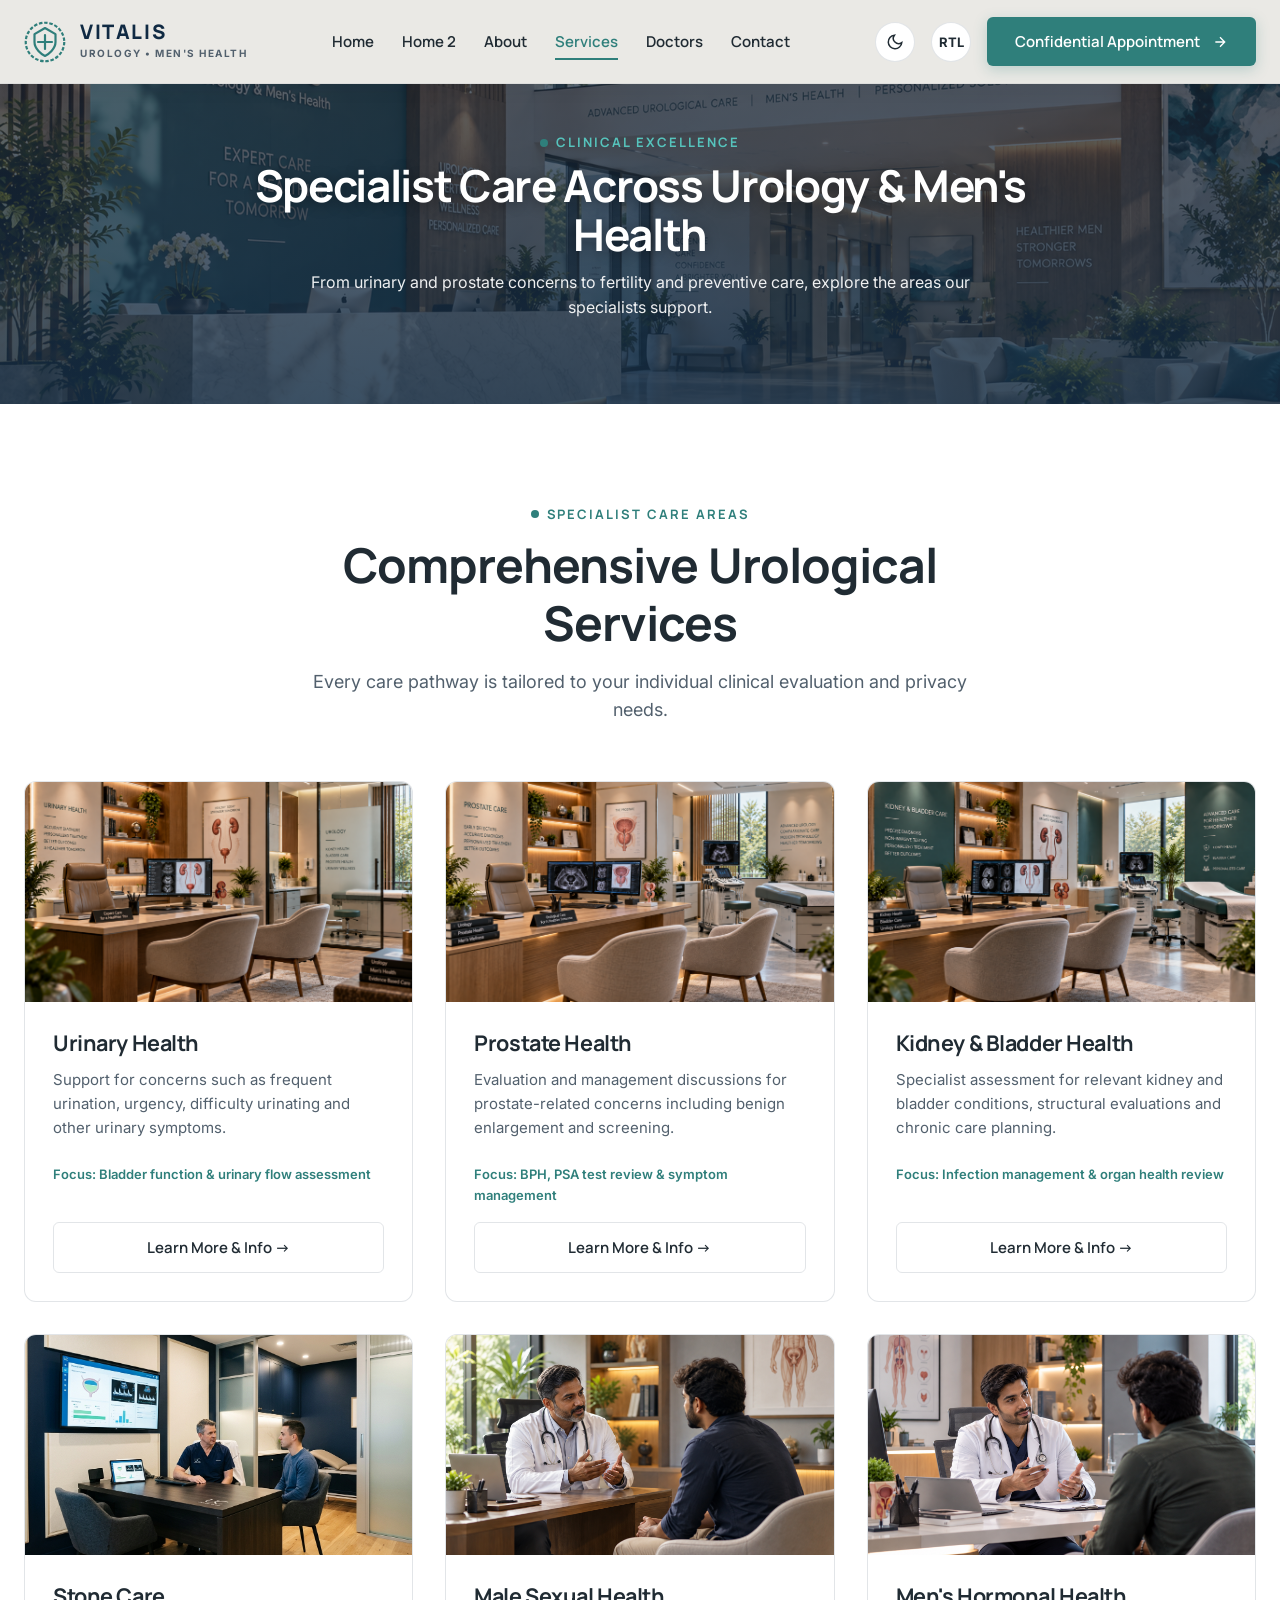
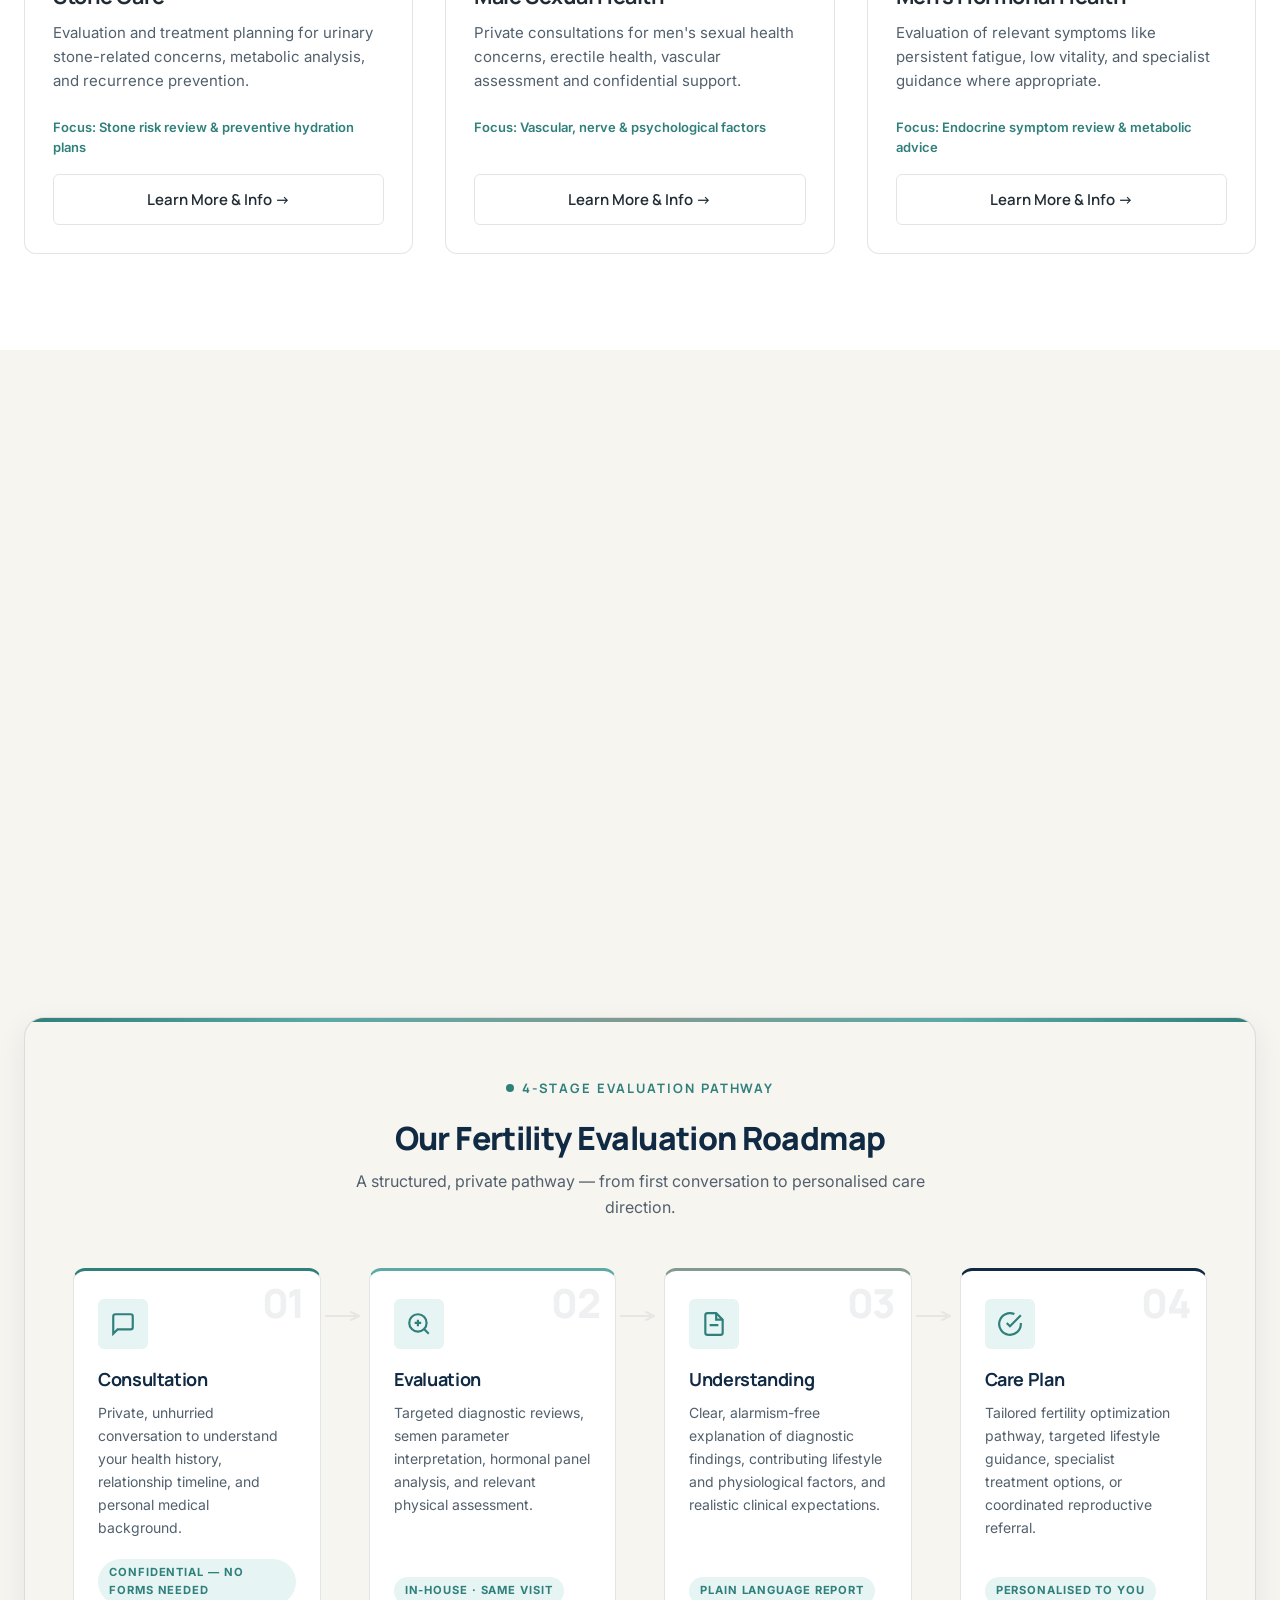
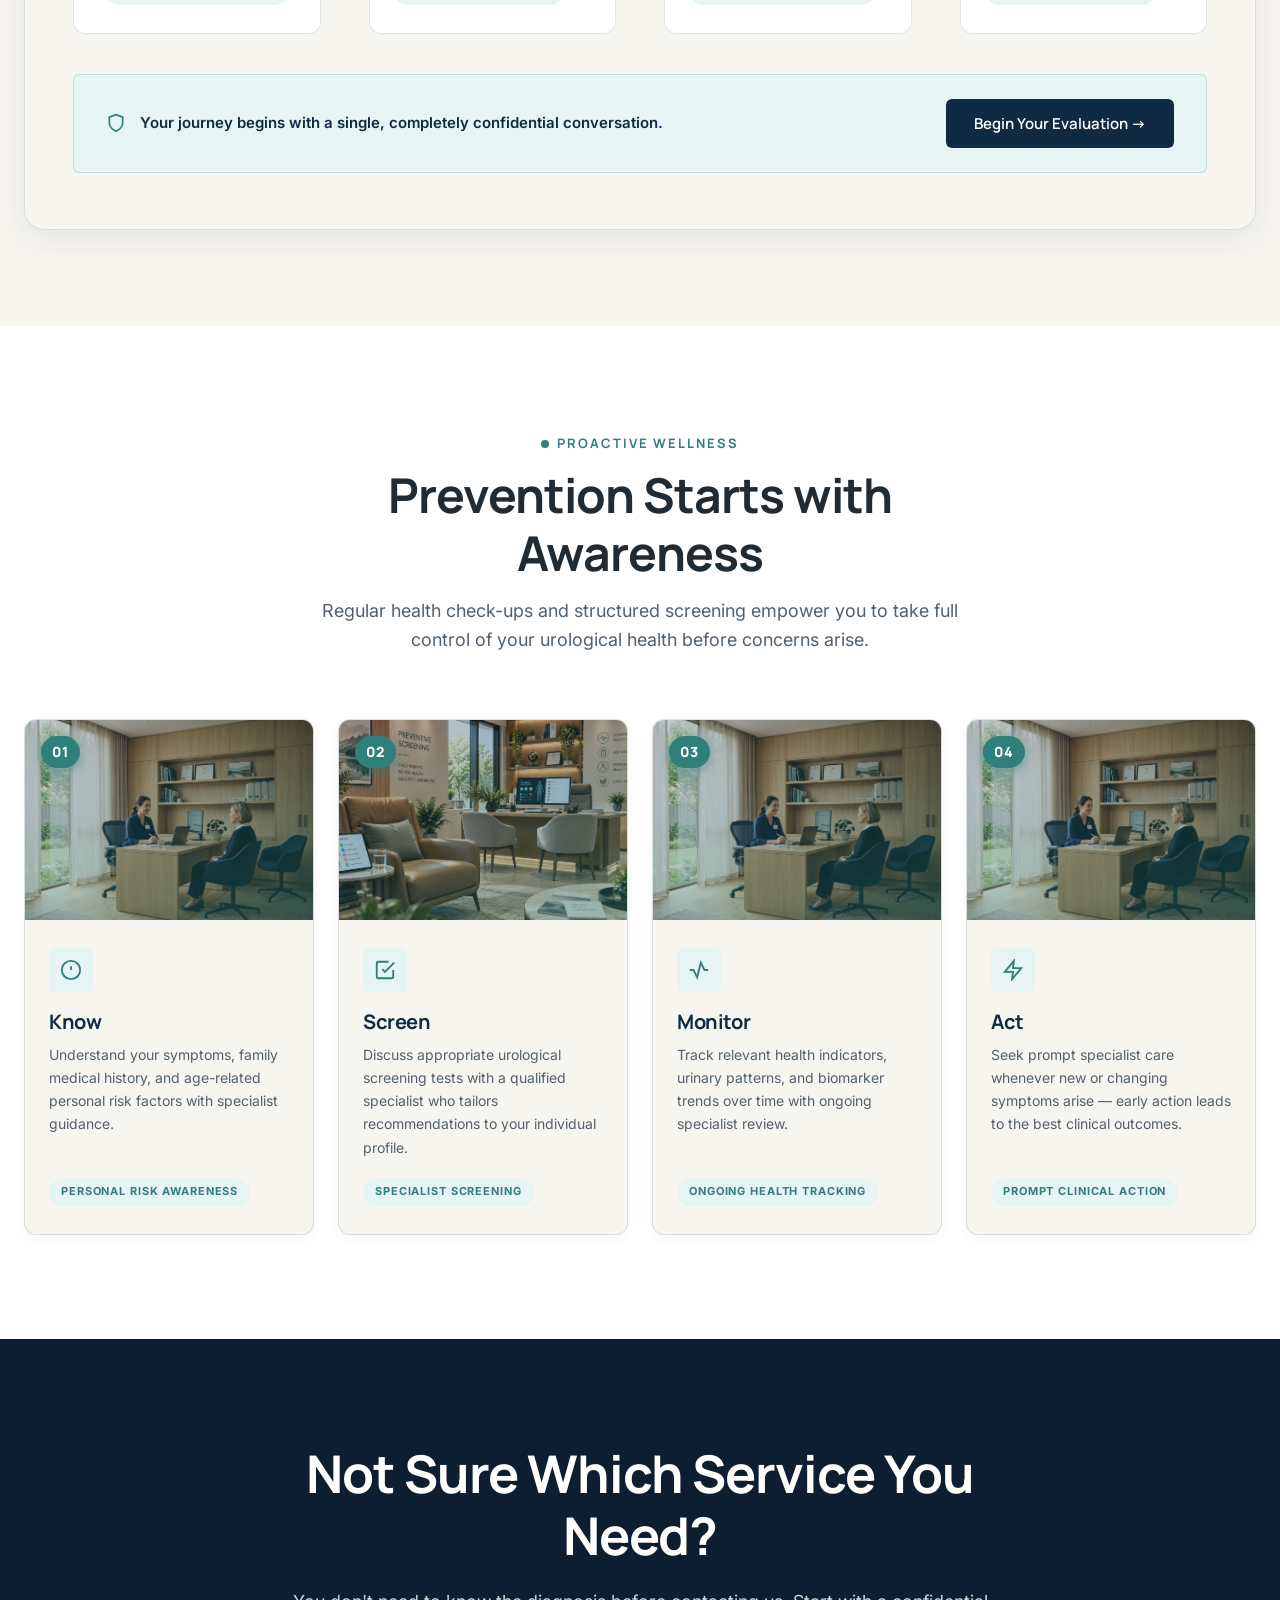
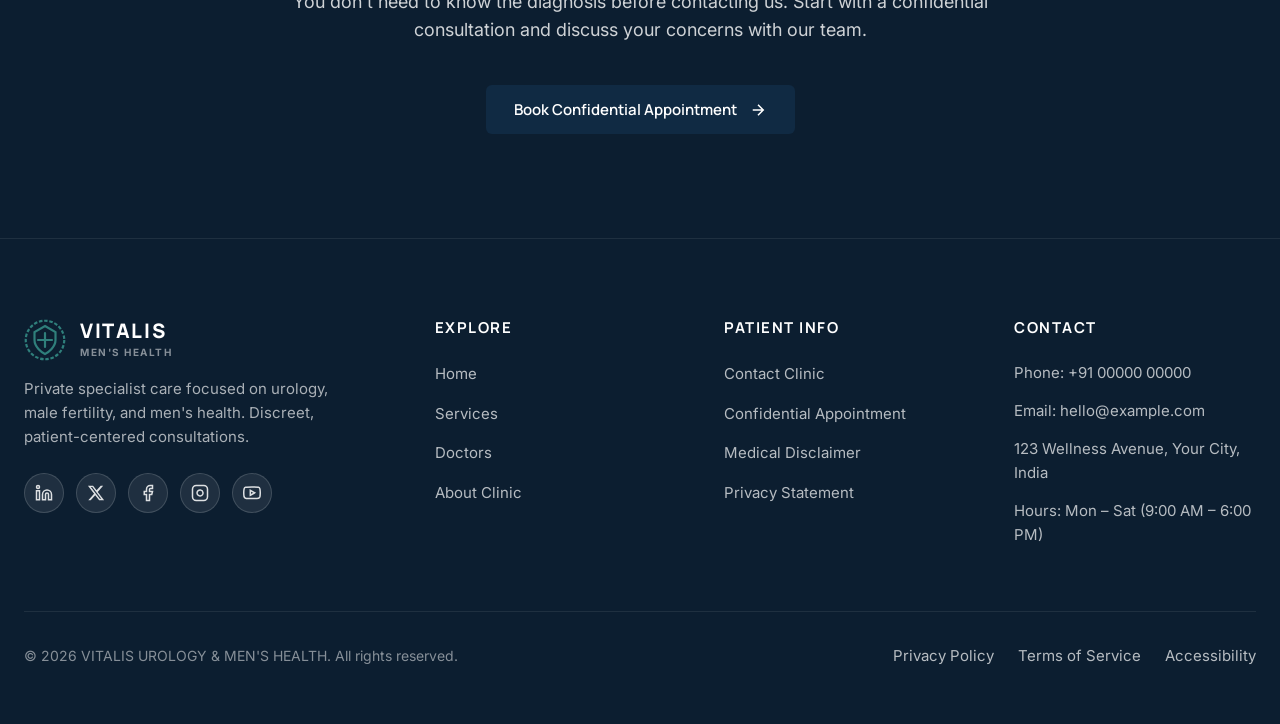
<file: services.html>
<!DOCTYPE html>
<html lang="en" dir="ltr" data-theme="light">
<head>
  <meta charset="UTF-8">
  <meta name="viewport" content="width=device-width, initial-scale=1.0">
  <title>Urology & Men's Health Services | VITALIS</title>
  <meta name="description" content="Explore specialist urology services including prostate care, urinary health, male fertility evaluation, sexual wellness and preventive urological screening.">
  <meta property="og:title" content="Urology & Men's Health Services | VITALIS">
  <meta property="og:description" content="Comprehensive specialist care across urology, male fertility, and men's health in a private clinic setting.">
  <meta property="og:type" content="website">

  <link rel="icon" type="image/svg+xml" href="assets/images/favicon.svg">
  <link rel="shortcut icon" href="assets/images/favicon.svg" type="image/x-icon">
  <link rel="stylesheet" href="assets/css/style.css">
</head>
<body>

  <!-- ==========================================
       GLOBAL HEADER & NAVBAR
       ========================================== -->
  <header class="site-header">
    <div class="container header-container">
      <a href="index.html" class="brand-logo" aria-label="VITALIS Urology & Men's Health Home">
        <svg class="logo-symbol" viewBox="0 0 48 48" fill="none" xmlns="http://www.w3.org/2000/svg">
          <circle cx="24" cy="24" r="22" stroke="currentColor" stroke-width="2.5" stroke-dasharray="4 2"/>
          <path d="M24 8L36 15V24C36 32 28 38 24 40C20 38 12 32 12 24V15L24 8Z" stroke="currentColor" stroke-width="2.5" stroke-linejoin="round"/>
          <path d="M24 16V32M16 24H32" stroke="currentColor" stroke-width="2.5" stroke-linecap="round"/>
        </svg>
        <div class="brand-text">
          <span class="brand-name">VITALIS</span>
          <span class="brand-tagline">UROLOGY • MEN'S HEALTH</span>
        </div>
      </a>

      <nav class="desktop-nav" aria-label="Main Navigation">
        <ul class="nav-links">
          <li><a href="index.html" class="nav-link">Home</a></li>
          <li><a href="home2.html" class="nav-link">Home 2</a></li>
          <li><a href="about.html" class="nav-link">About</a></li>
          <li><a href="services.html" class="nav-link active">Services</a></li>
          <li><a href="doctors.html" class="nav-link">Doctors</a></li>
          <li><a href="contact.html" class="nav-link">Contact</a></li>
        </ul>
      </nav>

      <div class="header-actions">
        <button class="control-btn theme-toggle-btn" aria-label="Toggle Theme"></button>
        <button class="control-btn rtl-toggle-btn" aria-label="Toggle Layout Direction">RTL</button>
        <button class="btn btn-primary" data-open-modal="appointment-modal">
          <span>Confidential Appointment</span>
          <svg class="cta-arrow" width="16" height="16" viewBox="0 0 24 24" fill="none" stroke="currentColor" stroke-width="2"><path d="M5 12h14M12 5l7 7-7 7"/></svg>
        </button>
        <button class="hamburger-btn" aria-label="Open Navigation Drawer">
          <span></span>
          <span></span>
          <span></span>
        </button>
      </div>
    </div>
  </header>

  <!-- Mobile Drawer -->
  <div class="mobile-drawer-overlay">
    <div class="mobile-drawer" role="dialog" aria-modal="true" aria-label="Mobile Navigation Drawer">
      <div class="drawer-header">
        <div class="brand-text">
          <span class="brand-name" style="color: #fff;">Menus</span>
          <span class="brand-tagline" style="color: rgba(255,255,255,0.6);"></span>
        </div>
        <button class="drawer-close-btn" aria-label="Close Drawer">
          <svg width="20" height="20" viewBox="0 0 24 24" fill="none" stroke="currentColor" stroke-width="2"><line x1="18" y1="6" x2="6" y2="18"/><line x1="6" y1="6" x2="18" y2="18"/></svg>
        </button>
      </div>

      <nav class="drawer-nav">
        <a href="index.html" class="drawer-link">Home</a>
        <a href="home2.html" class="drawer-link">Home 2</a>
        <a href="about.html" class="drawer-link">About Clinic</a>
        <a href="services.html" class="drawer-link active">Services</a>
        <a href="doctors.html" class="drawer-link">Doctors</a>
        <a href="contact.html" class="drawer-link">Contact Us</a>
      </nav>

      <div class="drawer-controls">
        <button class="control-btn theme-toggle-btn" aria-label="Toggle Theme"></button>
        <button class="control-btn rtl-toggle-btn" aria-label="Toggle Layout Direction">RTL</button>
      </div>

      <div style="margin-top: 1rem;">
        <button class="btn btn-secondary" style="width: 100%;" data-open-modal="appointment-modal">
          Confidential Appointment →
        </button>
      </div>
    </div>
  </div>

  <main id="main-content">
  <!-- ==========================================
       SERVICES SECTION 01 — HERO
       ========================================== -->
  <section class="hero-section page-hero-section">
    <div class="hero-bg-wrapper">
      <img src="assets/images/12.png" onerror="this.src='assets/images/clinic-interior.jpg'" alt="VITALIS Clinic Interior Architecture" class="hero-bg-img">
    </div>

    <div class="container hero-content reveal-on-scroll">
      <div class="eyebrow">CLINICAL EXCELLENCE</div>
      <h1 class="hero-title">Specialist Care Across Urology & Men's Health</h1>
      <p class="hero-subtitle">
        From urinary and prostate concerns to fertility and preventive care, explore the areas our specialists support.
      </p>

      
    </div>
  </section>

  <!-- ==========================================
       SERVICES SECTION 02 — UROLOGICAL CONDITIONS
       ========================================== -->
  <section style="padding: 6rem 0; background-color: var(--color-bg-card);">
    <div class="container">
      <div class="reveal-on-scroll" style="text-align: center; max-width: 720px; margin-inline: auto;">
        <div class="eyebrow">SPECIALIST CARE AREAS</div>
        <h2 class="section-title">Comprehensive Urological Services</h2>
        <p class="section-subtitle" style="margin-inline: auto;">
          Every care pathway is tailored to your individual clinical evaluation and privacy needs.
        </p>
      </div>

      <div class="services-grid-explorer">
        <!-- Service Item 1 -->
        <div class="service-card-detailed reveal-on-scroll">
          <img src="assets/images/13.png" onerror="this.src='assets/images/urology-care.jpg'" alt="Urinary Health Consultation" class="service-card-img" loading="lazy">
          <div class="service-card-content">
            <h3>Urinary Health</h3>
            <p>Support for concerns such as frequent urination, urgency, difficulty urinating and other urinary symptoms.</p>
            <div style="font-size: 0.8125rem; font-weight: 600; color: var(--color-secondary); margin-bottom: 1rem;">
              Focus: Bladder function & urinary flow assessment
            </div>
            <button class="btn btn-outline" style="margin-top: auto; width: 100%;" 
              data-open-modal="info-modal" 
              data-info-title="Urinary Health Consultation" 
              data-info-text="Urinary symptoms like frequency, nighttime waking, or hesitancy are common. Our specialist team provides non-invasive diagnostic assessments and evidence-based care guidance.">
              Learn More & Info →
            </button>
          </div>
        </div>

        <!-- Service Item 2 -->
        <div class="service-card-detailed reveal-on-scroll">
          <img src="assets/images/14.png" onerror="this.src='assets/images/private-consultation.jpg'" alt="Prostate Health Evaluation" class="service-card-img" loading="lazy">
          <div class="service-card-content">
            <h3>Prostate Health</h3>
            <p>Evaluation and management discussions for prostate-related concerns including benign enlargement and screening.</p>
            <div style="font-size: 0.8125rem; font-weight: 600; color: var(--color-secondary); margin-bottom: 1rem;">
              Focus: BPH, PSA test review & symptom management
            </div>
            <button class="btn btn-outline" style="margin-top: auto; width: 100%;" 
              data-open-modal="info-modal" 
              data-info-title="Prostate Health Care" 
              data-info-text="Prostate health reviews involve comprehensive discussions regarding urinary stream changes, PSA blood testing, and personalized risk assessments without unnecessary alarm.">
              Learn More & Info →
            </button>
          </div>
        </div>

        <!-- Service Item 3 -->
        <div class="service-card-detailed reveal-on-scroll">
          <img src="assets/images/15.png" onerror="this.src='assets/images/clinic-hero.jpg'" alt="Kidney & Bladder Health" class="service-card-img" loading="lazy">
          <div class="service-card-content">
            <h3>Kidney & Bladder Health</h3>
            <p>Specialist assessment for relevant kidney and bladder conditions, structural evaluations and chronic care planning.</p>
            <div style="font-size: 0.8125rem; font-weight: 600; color: var(--color-secondary); margin-bottom: 1rem;">
              Focus: Infection management & organ health review
            </div>
            <button class="btn btn-outline" style="margin-top: auto; width: 100%;" 
              data-open-modal="info-modal" 
              data-info-title="Kidney & Bladder Health" 
              data-info-text="Diagnostic evaluation of upper and lower urinary tract symptoms, recurrent infections, and organ function assessments.">
              Learn More & Info →
            </button>
          </div>
        </div>

        <!-- Service Item 4 -->
        <div class="service-card-detailed reveal-on-scroll">
          <img src="assets/images/preventive-screening.jpg" alt="Stone Care Evaluation" class="service-card-img" loading="lazy">
          <div class="service-card-content">
            <h3>Stone Care</h3>
            <p>Evaluation and treatment planning for urinary stone-related concerns, metabolic analysis, and recurrence prevention.</p>
            <div style="font-size: 0.8125rem; font-weight: 600; color: var(--color-secondary); margin-bottom: 1rem;">
              Focus: Stone risk review & preventive hydration plans
            </div>
            <button class="btn btn-outline" style="margin-top: auto; width: 100%;" 
              data-open-modal="info-modal" 
              data-info-title="Urinary Stone Care" 
              data-info-text="Evaluation of renal and ureteral stones, pain management pathways, and dietary/metabolic counseling to minimize recurrence.">
              Learn More & Info →
            </button>
          </div>
        </div>

        <!-- Service Item 5 -->
        <div class="service-card-detailed reveal-on-scroll">
          <img src="assets/images/l1.png" alt="Male Sexual Health Consultation" class="service-card-img" loading="lazy">
          <div class="service-card-content">
            <h3>Male Sexual Health</h3>
            <p>Private consultations for men's sexual health concerns, erectile health, vascular assessment and confidential support.</p>
            <div style="font-size: 0.8125rem; font-weight: 600; color: var(--color-secondary); margin-bottom: 1rem;">
              Focus: Vascular, nerve & psychological factors
            </div>
            <button class="btn btn-outline" style="margin-top: auto; width: 100%;" 
              data-open-modal="info-modal" 
              data-info-title="Male Sexual Health" 
              data-info-text="Confidential doctor consultations addressing sexual health, erectile function, and vascular wellness in a judgment-free setting.">
              Learn More & Info →
            </button>
          </div>
        </div>

        <!-- Service Item 6 -->
        <div class="service-card-detailed reveal-on-scroll">
          <img src="assets/images/l2.png" alt="Men's Hormonal Health" class="service-card-img" loading="lazy">
          <div class="service-card-content">
            <h3>Men's Hormonal Health</h3>
            <p>Evaluation of relevant symptoms like persistent fatigue, low vitality, and specialist guidance where appropriate.</p>
            <div style="font-size: 0.8125rem; font-weight: 600; color: var(--color-secondary); margin-bottom: 1rem;">
              Focus: Endocrine symptom review & metabolic advice
            </div>
            <button class="btn btn-outline" style="margin-top: auto; width: 100%;" 
              data-open-modal="info-modal" 
              data-info-title="Men's Hormonal Health" 
              data-info-text="Clinical review of age-related hormonal shifts, symptom evaluation, laboratory testing discussions, and evidence-based management.">
              Learn More & Info →
            </button>
          </div>
        </div>
      </div>
    </div>
  </section>

  <!-- ==========================================
       SERVICES SECTION 03 — FERTILITY & REPRODUCTIVE HEALTH
       ========================================== -->
  <section style="padding: 6rem 0; background-color: var(--color-bg-primary);">
    <div class="container">
      <div class="story-grid reveal-on-scroll">
        <div>
          <div class="eyebrow">REPRODUCTIVE HEALTH</div>
          <h2 class="section-title">Fertility Care with Privacy and Clarity</h2>
          <p class="section-subtitle" style="margin-bottom: 1.5rem;">
            Male fertility evaluation requires clarity and emotional sensitivity. Our specialists focus on thorough diagnostic reviews and supportive guidance.
          </p>

          <ul style="display: flex; flex-direction: column; gap: 0.75rem; margin-bottom: 2rem; font-size: 0.9375rem; color: var(--color-text-muted);">
            <li style="display: flex; align-items: center; gap: 0.75rem;">
              <svg width="18" height="18" viewBox="0 0 24 24" fill="none" stroke="var(--color-secondary)" stroke-width="2.5"><polyline points="20 6 9 17 4 12"/></svg>
              <span>Male fertility evaluation & medical history review</span>
            </li>
            <li style="display: flex; align-items: center; gap: 0.75rem;">
              <svg width="18" height="18" viewBox="0 0 24 24" fill="none" stroke="var(--color-secondary)" stroke-width="2.5"><polyline points="20 6 9 17 4 12"/></svg>
              <span>Semen analysis interpretation & consultation</span>
            </li>
            <li style="display: flex; align-items: center; gap: 0.75rem;">
              <svg width="18" height="18" viewBox="0 0 24 24" fill="none" stroke="var(--color-secondary)" stroke-width="2.5"><polyline points="20 6 9 17 4 12"/></svg>
              <span>Lifestyle, nutritional & environmental factor discussions</span>
            </li>
            <li style="display: flex; align-items: center; gap: 0.75rem;">
              <svg width="18" height="18" viewBox="0 0 24 24" fill="none" stroke="var(--color-secondary)" stroke-width="2.5"><polyline points="20 6 9 17 4 12"/></svg>
              <span>Specialist treatment pathway guidance & referrals</span>
            </li>
          </ul>

          <button class="btn btn-primary" data-open-modal="appointment-modal">Book Fertility Consultation →</button>
        </div>

        <div class="story-image-frame">
          <img src="assets/images/16.png" onerror="this.src='assets/images/fertility-care.jpg'" alt="Male Fertility Consultation" loading="lazy">
        </div>
      </div>

      <!-- Fertility Evaluation Roadmap — Premium Redesign -->
      <div class="fertility-roadmap-wrapper reveal-on-scroll">
        <div class="fertility-roadmap-header">
          <div class="eyebrow">4-STAGE EVALUATION PATHWAY</div>
          <h3 class="fertility-roadmap-title">Our Fertility Evaluation Roadmap</h3>
          <p class="fertility-roadmap-sub">A structured, private pathway — from first conversation to personalised care direction.</p>
        </div>

        <div class="fertility-roadmap-track">
          <!-- Step 1 -->
          <div class="roadmap-phase-card phase-1">
            <div class="roadmap-phase-icon-box">
              <svg width="26" height="26" viewBox="0 0 24 24" fill="none" stroke="currentColor" stroke-width="2"><path d="M21 15a2 2 0 0 1-2 2H7l-4 4V5a2 2 0 0 1 2-2h14a2 2 0 0 1 2 2z"/></svg>
            </div>
            <div class="roadmap-phase-num">01</div>
            <h4 class="roadmap-phase-title">Consultation</h4>
            <p class="roadmap-phase-desc">Private, unhurried conversation to understand your health history, relationship timeline, and personal medical background.</p>
            <div class="roadmap-phase-tag">Confidential — No Forms Needed</div>
          </div>

          <div class="roadmap-connector" aria-hidden="true">
            <svg width="40" height="16" viewBox="0 0 40 16" fill="none"><path d="M0 8 L30 8 M26 4 L34 8 L26 12" stroke="currentColor" stroke-width="2" stroke-linecap="round" stroke-linejoin="round"/></svg>
          </div>

          <!-- Step 2 -->
          <div class="roadmap-phase-card phase-2">
            <div class="roadmap-phase-icon-box">
              <svg width="26" height="26" viewBox="0 0 24 24" fill="none" stroke="currentColor" stroke-width="2"><circle cx="11" cy="11" r="8"/><line x1="21" y1="21" x2="16.65" y2="16.65"/><line x1="11" y1="8" x2="11" y2="14"/><line x1="8" y1="11" x2="14" y2="11"/></svg>
            </div>
            <div class="roadmap-phase-num">02</div>
            <h4 class="roadmap-phase-title">Evaluation</h4>
            <p class="roadmap-phase-desc">Targeted diagnostic reviews, semen parameter interpretation, hormonal panel analysis, and relevant physical assessment.</p>
            <div class="roadmap-phase-tag">In-House · Same Visit</div>
          </div>

          <div class="roadmap-connector" aria-hidden="true">
            <svg width="40" height="16" viewBox="0 0 40 16" fill="none"><path d="M0 8 L30 8 M26 4 L34 8 L26 12" stroke="currentColor" stroke-width="2" stroke-linecap="round" stroke-linejoin="round"/></svg>
          </div>

          <!-- Step 3 -->
          <div class="roadmap-phase-card phase-3">
            <div class="roadmap-phase-icon-box">
              <svg width="26" height="26" viewBox="0 0 24 24" fill="none" stroke="currentColor" stroke-width="2"><path d="M14 2H6a2 2 0 0 0-2 2v16a2 2 0 0 0 2 2h12a2 2 0 0 0 2-2V8z"/><polyline points="14 2 14 8 20 8"/><line x1="16" y1="13" x2="8" y2="13"/></svg>
            </div>
            <div class="roadmap-phase-num">03</div>
            <h4 class="roadmap-phase-title">Understanding</h4>
            <p class="roadmap-phase-desc">Clear, alarmism-free explanation of diagnostic findings, contributing lifestyle and physiological factors, and realistic clinical expectations.</p>
            <div class="roadmap-phase-tag">Plain Language Report</div>
          </div>

          <div class="roadmap-connector" aria-hidden="true">
            <svg width="40" height="16" viewBox="0 0 40 16" fill="none"><path d="M0 8 L30 8 M26 4 L34 8 L26 12" stroke="currentColor" stroke-width="2" stroke-linecap="round" stroke-linejoin="round"/></svg>
          </div>

          <!-- Step 4 -->
          <div class="roadmap-phase-card phase-4">
            <div class="roadmap-phase-icon-box">
              <svg width="26" height="26" viewBox="0 0 24 24" fill="none" stroke="currentColor" stroke-width="2"><path d="M22 11.08V12a10 10 0 1 1-5.93-9.14"/><polyline points="22 4 12 14.01 9 11.01"/></svg>
            </div>
            <div class="roadmap-phase-num">04</div>
            <h4 class="roadmap-phase-title">Care Plan</h4>
            <p class="roadmap-phase-desc">Tailored fertility optimization pathway, targeted lifestyle guidance, specialist treatment options, or coordinated reproductive referral.</p>
            <div class="roadmap-phase-tag">Personalised to You</div>
          </div>
        </div>

        <!-- CTA Banner at bottom of roadmap -->
        <div class="roadmap-cta-bar">
          <div class="roadmap-cta-left">
            <svg width="20" height="20" viewBox="0 0 24 24" fill="none" stroke="currentColor" stroke-width="2"><path d="M12 22s8-4 8-10V5l-8-3-8 3v7c0 6 8 10 8 10z"/></svg>
            <span>Your journey begins with a single, completely confidential conversation.</span>
          </div>
          <button class="btn btn-secondary" data-open-modal="appointment-modal">
            Begin Your Evaluation →
          </button>
        </div>
      </div>
    </div>
  </section>

  <!-- ==========================================
       SERVICES SECTION 04 — PREVENTIVE MEN'S HEALTH
       ========================================== -->
  <section class="proactive-wellness-section">
    <div class="container">
      <div class="reveal-on-scroll" style="text-align: center; max-width: 720px; margin-inline: auto; margin-bottom: 4rem;">
        <div class="eyebrow">PROACTIVE WELLNESS</div>
        <h2 class="section-title">Prevention Starts with Awareness</h2>
        <p class="section-subtitle" style="margin-inline: auto;">
          Regular health check-ups and structured screening empower you to take full control of your urological health before concerns arise.
        </p>
      </div>

      <div class="wellness-cards-grid reveal-on-scroll">
        <!-- Card 1: Know -->
        <div class="wellness-card">
          <div class="wellness-card-img-wrap">
            <img src="assets/images/mens-health.jpg" alt="Know Your Health Risks" class="wellness-card-img" loading="lazy">
            <div class="wellness-card-overlay"></div>
            <div class="wellness-card-step-badge">01</div>
          </div>
          <div class="wellness-card-body">
            <div class="wellness-card-icon">
              <svg width="22" height="22" viewBox="0 0 24 24" fill="none" stroke="currentColor" stroke-width="2"><circle cx="12" cy="12" r="10"/><line x1="12" y1="8" x2="12" y2="12"/><line x1="12" y1="16" x2="12.01" y2="16"/></svg>
            </div>
            <h3 class="wellness-card-title">Know</h3>
            <p class="wellness-card-desc">Understand your symptoms, family medical history, and age-related personal risk factors with specialist guidance.</p>
            <div class="wellness-card-tag">Personal Risk Awareness</div>
          </div>
        </div>

        <!-- Card 2: Screen -->
        <div class="wellness-card">
          <div class="wellness-card-img-wrap">
            <img src="assets/images/17.png" onerror="this.src='assets/images/preventive-screening.jpg'" alt="Structured Screening" class="wellness-card-img" loading="lazy">
            <div class="wellness-card-overlay"></div>
            <div class="wellness-card-step-badge">02</div>
          </div>
          <div class="wellness-card-body">
            <div class="wellness-card-icon">
              <svg width="22" height="22" viewBox="0 0 24 24" fill="none" stroke="currentColor" stroke-width="2"><path d="M9 11l3 3L22 4"/><path d="M21 12v7a2 2 0 0 1-2 2H5a2 2 0 0 1-2-2V5a2 2 0 0 1 2-2h11"/></svg>
            </div>
            <h3 class="wellness-card-title">Screen</h3>
            <p class="wellness-card-desc">Discuss appropriate urological screening tests with a qualified specialist who tailors recommendations to your individual profile.</p>
            <div class="wellness-card-tag">Specialist Screening</div>
          </div>
        </div>

        <!-- Card 3: Monitor -->
        <div class="wellness-card">
          <div class="wellness-card-img-wrap">
            <img src="assets/images/private-consultation.jpg" alt="Health Monitoring" class="wellness-card-img" loading="lazy">
            <div class="wellness-card-overlay"></div>
            <div class="wellness-card-step-badge">03</div>
          </div>
          <div class="wellness-card-body">
            <div class="wellness-card-icon">
              <svg width="22" height="22" viewBox="0 0 24 24" fill="none" stroke="currentColor" stroke-width="2"><polyline points="22 12 18 12 14 4 10 20 6 12 2 12"/></svg>
            </div>
            <h3 class="wellness-card-title">Monitor</h3>
            <p class="wellness-card-desc">Track relevant health indicators, urinary patterns, and biomarker trends over time with ongoing specialist review.</p>
            <div class="wellness-card-tag">Ongoing Health Tracking</div>
          </div>
        </div>

        <!-- Card 4: Act -->
        <div class="wellness-card">
          <div class="wellness-card-img-wrap">
            <img src="assets/images/confidential-consultation.jpg" alt="Seek Specialist Care" class="wellness-card-img" loading="lazy">
            <div class="wellness-card-overlay"></div>
            <div class="wellness-card-step-badge">04</div>
          </div>
          <div class="wellness-card-body">
            <div class="wellness-card-icon">
              <svg width="22" height="22" viewBox="0 0 24 24" fill="none" stroke="currentColor" stroke-width="2"><polygon points="13 2 3 14 12 14 11 22 21 10 12 10 13 2"/></svg>
            </div>
            <h3 class="wellness-card-title">Act</h3>
            <p class="wellness-card-desc">Seek prompt specialist care whenever new or changing symptoms arise — early action leads to the best clinical outcomes.</p>
            <div class="wellness-card-tag">Prompt Clinical Action</div>
          </div>
        </div>
      </div>
    </div>
  </section>

  <!-- ==========================================
       SERVICES SECTION 05 — CTA
       ========================================== -->
  <section class="final-cta-section">
    <div class="container final-cta-container reveal-on-scroll">
      <h2>Not Sure Which Service You Need?</h2>
      <p>
        You don't need to know the diagnosis before contacting us. Start with a confidential consultation and discuss your concerns with our team.
      </p>

      <div class="final-cta-buttons">
        <button class="btn btn-secondary" data-open-modal="appointment-modal">
          <span>Book Confidential Appointment</span>
          <svg class="cta-arrow" width="18" height="18" viewBox="0 0 24 24" fill="none" stroke="currentColor" stroke-width="2"><path d="M5 12h14M12 5l7 7-7 7"/></svg>
        </button>
      </div>
    </div>
  </main>

  <!-- ==========================================
       GLOBAL FOOTER & MODALS (Reused)
       ========================================== -->
  <footer class="site-footer">
    <div class="container">
      <div class="footer-top">
        <div class="footer-brand">
          <a href="index.html" class="brand-logo" style="margin-bottom: 0.75rem;">
            <svg class="logo-symbol" viewBox="0 0 48 48" fill="none" style="color: var(--color-secondary);">
              <circle cx="24" cy="24" r="22" stroke="currentColor" stroke-width="2.5" stroke-dasharray="4 2"/>
              <path d="M24 8L36 15V24C36 32 28 38 24 40C20 38 12 32 12 24V15L24 8Z" stroke="currentColor" stroke-width="2.5"/>
              <path d="M24 16V32M16 24H32" stroke="currentColor" stroke-width="2.5" stroke-linecap="round"/>
            </svg>
            <div class="brand-text">
              <span class="brand-name">VITALIS</span>
              <span class="brand-tagline" style="color: rgba(255,255,255,0.5);">MEN'S HEALTH</span>
            </div>
          </a>
          <p class="footer-brand-desc">
            Private specialist care focused on urology, male fertility, and men's health. Discreet, patient-centered consultations.
          </p>
          <div class="footer-social-links" aria-label="Social Media Links">
            <a href="#" class="social-icon-btn" aria-label="LinkedIn">
              <svg width="18" height="18" viewBox="0 0 24 24" fill="none" stroke="currentColor" stroke-width="2"><path d="M16 8a6 6 0 0 1 6 6v7h-4v-7a2 2 0 0 0-2-2 2 2 0 0 0-2 2v7h-4v-7a6 6 0 0 1 6-6z"/><rect x="2" y="9" width="4" height="12"/><circle cx="4" cy="4" r="2"/></svg>
            </a>
            <a href="#" class="social-icon-btn" aria-label="Twitter X">
              <svg width="18" height="18" viewBox="0 0 24 24" fill="currentColor"><path d="M18.244 2.25h3.308l-7.227 8.26 8.502 11.24H16.17l-5.214-6.817L4.99 21.75H1.68l7.73-8.835L1.254 2.25H8.08l4.713 6.231zm-1.161 17.52h1.833L7.084 4.126H5.117z"/></svg>
            </a>
            <a href="#" class="social-icon-btn" aria-label="Facebook">
              <svg width="18" height="18" viewBox="0 0 24 24" fill="none" stroke="currentColor" stroke-width="2"><path d="M18 2h-3a5 5 0 0 0-5 5v3H7v4h3v8h4v-8h3l1-4h-4V7a1 1 0 0 1 1-1h3z"/></svg>
            </a>
            <a href="#" class="social-icon-btn" aria-label="Instagram">
              <svg width="18" height="18" viewBox="0 0 24 24" fill="none" stroke="currentColor" stroke-width="2"><rect x="2" y="2" width="20" height="20" rx="5" ry="5"/><path d="M16 11.37A4 4 0 1 1 12.63 8 4 4 0 0 1 16 11.37z"/><line x1="17.5" y1="6.5" x2="17.51" y2="6.5"/></svg>
            </a>
            <a href="#" class="social-icon-btn" aria-label="YouTube">
              <svg width="18" height="18" viewBox="0 0 24 24" fill="none" stroke="currentColor" stroke-width="2"><path d="M22.54 6.42a2.78 2.78 0 0 0-1.94-2C18.88 4 12 4 12 4s-6.88 0-8.6.46a2.78 2.78 0 0 0-1.94 2A29 29 0 0 0 1 11.75a29 29 0 0 0 .46 5.33A2.78 2.78 0 0 0 3.4 19c1.72.46 8.6.46 8.6.46s6.88 0 8.6-.46a2.78 2.78 0 0 0 1.94-2 29 29 0 0 0 .46-5.25 29 29 0 0 0-.46-5.33z"/><polygon points="9.75 15.02 15.5 11.75 9.75 8.48 9.75 15.02"/></svg>
            </a>
          </div>
        </div>

        <div>
          <h4 class="footer-col-title">EXPLORE</h4>
          <ul class="footer-links">
            <li><a href="index.html" class="footer-link">Home</a></li>
            <li><a href="services.html" class="footer-link">Services</a></li>
            <li><a href="doctors.html" class="footer-link">Doctors</a></li>
            <li><a href="about.html" class="footer-link">About Clinic</a></li>
          </ul>
        </div>

        <div>
          <h4 class="footer-col-title">PATIENT INFO</h4>
          <ul class="footer-links">
            <li><a href="contact.html" class="footer-link">Contact Clinic</a></li>
            <li><a href="#" class="footer-link" data-open-modal="appointment-modal">Confidential Appointment</a></li>
            <li><a href="#" class="footer-link" data-open-modal="info-modal" data-info-title="Medical Disclaimer" data-info-text="Educational content provided on this website is intended for general information purposes only and does not substitute professional medical advice.">Medical Disclaimer</a></li>
            <li><a href="#" class="footer-link">Privacy Statement</a></li>
          </ul>
        </div>

        <div>
          <h4 class="footer-col-title">CONTACT</h4>
          <ul class="footer-links" style="font-size: 0.9375rem; color: rgba(255,255,255,0.7);">
            <li>Phone: +91 00000 00000</li>
            <li>Email: hello@example.com</li>
            <li>123 Wellness Avenue, Your City, India</li>
            <li>Hours: Mon – Sat (9:00 AM – 6:00 PM)</li>
          </ul>
        </div>
      </div>

      <div class="footer-bottom">
        <div>© 2026 VITALIS UROLOGY & MEN'S HEALTH. All rights reserved.</div>
        <div class="footer-bottom-links">
          <a href="#" class="footer-link">Privacy Policy</a>
          <a href="#" class="footer-link">Terms of Service</a>
          <a href="#" class="footer-link">Accessibility</a>
        </div>
      </div>
    </div>
  </footer>

  <!-- Appointment Modal -->
  <div id="appointment-modal" class="modal-overlay" role="dialog" aria-modal="true" aria-labelledby="app-modal-title">
    <div class="modal-container">
      <button class="modal-close-btn" aria-label="Close Modal">
        <svg width="20" height="20" viewBox="0 0 24 24" fill="none" stroke="currentColor" stroke-width="2"><line x1="18" y1="6" x2="6" y2="18"/><line x1="6" y1="6" x2="18" y2="18"/></svg>
      </button>

      <div class="modal-header">
        <div class="eyebrow">DISCREET BOOKING</div>
        <h3 id="app-modal-title" class="modal-title">Request a Confidential Appointment</h3>
        <p class="modal-description">
          Tell us a little about your preferred appointment and our clinic team will contact you directly to confirm.
        </p>
      </div>

      <form class="js-validate-form" novalidate>
        <div class="form-group">
          <label class="form-label">Full Name <span class="required">*</span></label>
          <input type="text" class="form-input" required placeholder="e.g. Rahul Sharma">
          <span class="form-error-msg">Please enter your full name.</span>
        </div>

        <div class="form-grid-2col">
          <div class="form-group">
            <label class="form-label">Email Address <span class="required">*</span></label>
            <input type="email" class="form-input" required placeholder="name@example.com">
            <span class="form-error-msg">Please enter a valid email.</span>
          </div>

          <div class="form-group">
            <label class="form-label">Phone Number <span class="required">*</span></label>
            <input type="tel" class="form-input" required placeholder="+91 98765 43210">
            <span class="form-error-msg">Please enter a valid phone number.</span>
          </div>
        </div>

        <div class="form-grid-2col">
          <div class="form-group">
            <label class="form-label">Area of Concern</label>
            <select class="form-select">
              <option value="Urinary Health">Urinary Health</option>
              <option value="Prostate Health">Prostate Health</option>
              <option value="Kidney / Bladder">Kidney / Bladder</option>
              <option value="Male Fertility">Male Fertility</option>
              <option value="Men's Health">Men's Health</option>
              <option value="Sexual Health">Sexual Health</option>
              <option value="Preventive Screening">Preventive Screening</option>
              <option value="Other">Other</option>
            </select>
          </div>

          <div class="form-group">
            <label class="form-label">Preferred Contact Method</label>
            <select class="form-select">
              <option value="Phone Call">Phone Call</option>
              <option value="Email">Email</option>
              <option value="WhatsApp">WhatsApp</option>
            </select>
          </div>
        </div>

        <div class="form-actions-row">
          <button type="button" class="btn btn-outline modal-close-btn-trigger">Maybe Later</button>
          <button type="submit" class="btn btn-secondary">Submit Request →</button>
        </div>
      </form>
    </div>
  </div>

  <!-- Info Modal -->
  <div id="info-modal" class="modal-overlay" role="dialog" aria-modal="true" aria-labelledby="info-modal-title">
    <div class="modal-container">
      <button class="modal-close-btn" aria-label="Close Modal">
        <svg width="20" height="20" viewBox="0 0 24 24" fill="none" stroke="currentColor" stroke-width="2"><line x1="18" y1="6" x2="6" y2="18"/><line x1="6" y1="6" x2="18" y2="18"/></svg>
      </button>

      <div class="modal-header">
        <div class="eyebrow">CLINICAL INFORMATION</div>
        <h3 id="info-modal-title" class="modal-title">General Medical Information</h3>
      </div>

      <div id="info-modal-text" style="color: var(--color-text-muted); line-height: 1.6; margin-bottom: 1.5rem;">
        Educational content provided on this website is intended for general information purposes only and does not substitute professional medical evaluation.
      </div>

      <div style="padding: 1rem; background-color: var(--color-bg-primary); border-radius: var(--radius-sm); font-size: 0.8125rem; color: var(--color-text-light); margin-bottom: 1.5rem;">
        * This information is for general education and does not replace consultation with a qualified healthcare professional.
      </div>

      <div style="display: flex; justify-content: flex-end;">
        <button class="btn btn-primary" data-open-modal="appointment-modal">Request Appointment →</button>
      </div>
    </div>
  </div>

  <!-- Demo Success Modal -->
  <div id="success-modal" class="modal-overlay" role="dialog" aria-modal="true" aria-labelledby="success-modal-title">
    <div class="modal-container" style="max-width: 520px; text-align: center;">
      <button class="modal-close-btn" aria-label="Close Modal">
        <svg width="20" height="20" viewBox="0 0 24 24" fill="none" stroke="currentColor" stroke-width="2"><line x1="18" y1="6" x2="6" y2="18"/><line x1="6" y1="6" x2="18" y2="18"/></svg>
      </button>

      <div style="width: 60px; height: 60px; border-radius: 50%; background-color: var(--color-secondary-light); color: var(--color-secondary); display: inline-flex; align-items: center; justify-content: center; margin-bottom: 1.5rem;">
        <svg width="32" height="32" viewBox="0 0 24 24" fill="none" stroke="currentColor" stroke-width="2.5"><polyline points="20 6 9 17 4 12"/></svg>
      </div>

      <h3 id="success-modal-title" class="modal-title">Request Received</h3>
      <p style="color: var(--color-text-muted); font-size: 0.9375rem; margin-bottom: 1.5rem; line-height: 1.6;">
        Thank you. This demonstration form has received your request locally. A production implementation would connect this form to the clinic's secure appointment system.
      </p>

      <button class="btn btn-primary modal-close-btn-trigger">Close Window</button>
    </div>
  </div>

  <button class="back-to-top-btn" aria-label="Back to top">
    <svg width="20" height="20" viewBox="0 0 24 24" fill="none" stroke="currentColor" stroke-width="2.5"><line x1="12" y1="19" x2="12" y2="5"/><polyline points="5 12 12 5 19 12"/></svg>
  </button>

  <script src="assets/js/main.js"></script>
</body>
</html>
</file>
<file: assets/css/style.css>
/* ==========================================================================
   VITALIS UROLOGY & MEN'S HEALTH CLINIC - MASTER STYLESHEET
   Design System: Clinical Precision + Luxury Scandinavian Wellness
   ========================================================================== */

@import url('https://fonts.googleapis.com/css2?family=Inter:wght@300;400;500;600;700&family=Manrope:wght@400;500;600;700;800&display=swap');

/* --- CSS VARIABLES & TOKENS --- */
:root {
  /* Color Palette - Light Mode */
  --color-primary: #102A43;        /* Deep Navy */
  --color-primary-hover: #081B2C;
  --color-secondary: #2F7F7B;      /* Muted Teal */
  --color-secondary-hover: #236360;
  --color-secondary-light: #E6F4F3;
  --color-bg-primary: #F7F5F0;     /* Warm Ivory */
  --color-bg-secondary: #E9ECE8;   /* Soft Stone */
  --color-bg-card: #FFFFFF;
  --color-text-main: #202B33;      /* Charcoal */
  --color-text-muted: #52606D;
  --color-text-light: #7B8794;
  --color-accent-sage: #829A91;    /* Muted Sage */
  --color-accent-sage-light: #EBF0EE;
  --color-champagne: #B8A47A;      /* Warm Champagne */
  --color-champagne-light: #F9F6F0;
  --color-border: rgba(16, 42, 67, 0.12);
  --color-border-subtle: rgba(16, 42, 67, 0.06);
  --color-modal-bg: rgba(16, 42, 67, 0.6);
  --color-hero-overlay: rgba(16, 42, 67, 0.45);
  --color-footer-bg: #0C1E30;
  --color-footer-text: #D9E2EC;

  /* Typography */
  --font-heading: 'Manrope', -apple-system, BlinkMacSystemFont, 'Segoe UI', Roboto, sans-serif;
  --font-body: 'Inter', -apple-system, BlinkMacSystemFont, 'Segoe UI', Roboto, sans-serif;

  /* Elevations & Shadows */
  --shadow-sm: 0 4px 12px rgba(16, 42, 67, 0.04);
  --shadow-md: 0 10px 30px rgba(16, 42, 67, 0.08);
  --shadow-lg: 0 20px 45px rgba(16, 42, 67, 0.12);
  --shadow-modal: 0 25px 60px rgba(8, 27, 44, 0.25);

  /* Radius */
  --radius-sm: 6px;
  --radius-md: 12px;
  --radius-lg: 20px;
  --radius-full: 9999px;

  /* Transitions */
  --transition-fast: 0.2s cubic-bezier(0.16, 1, 0.3, 1);
  --transition-base: 0.35s cubic-bezier(0.16, 1, 0.3, 1);
  --transition-slow: 0.6s cubic-bezier(0.16, 1, 0.3, 1);

  /* Layout */
  --container-max: 1280px;
  --navbar-height: 84px;
}

/* --- DARK MODE TOKENS --- */
[data-theme="dark"] {
  --color-primary: #1A365D;
  --color-primary-hover: #2A4365;
  --color-secondary: #3AAFA9;
  --color-secondary-hover: #4FC3F7;
  --color-secondary-light: #162C3A;
  --color-bg-primary: #0B192C;     /* Deep Navy Black */
  --color-bg-secondary: #142338;   /* Dark Slate */
  --color-bg-card: #10243E;
  --color-text-main: #F0F4F8;
  --color-text-muted: #9FB3C8;
  --color-text-light: #627D98;
  --color-accent-sage: #6B8E85;
  --color-accent-sage-light: #182C29;
  --color-champagne: #D4AF37;
  --color-champagne-light: #26231A;
  --color-border: rgba(240, 244, 248, 0.12);
  --color-border-subtle: rgba(240, 244, 248, 0.06);
  --color-modal-bg: rgba(4, 9, 17, 0.8);
  --color-hero-overlay: rgba(5, 12, 22, 0.7);
  --color-footer-bg: #060E1A;
  --color-footer-text: #BCCCDC;
}

/* --- RESET & BASE STYLES --- */
*, *::before, *::after {
  box-sizing: border-box;
  margin: 0;
  padding: 0;
}

html {
  scroll-behavior: smooth;
  font-size: 16px;
  overflow-x: hidden;
  background-color: var(--color-footer-bg);
}

body {
  font-family: var(--font-body);
  background-color: var(--color-footer-bg);
  color: var(--color-text-main);
  line-height: 1.6;
  min-height: 100vh;
  display: flex;
  flex-direction: column;
  overflow-x: hidden;
  transition: background-color var(--transition-base), color var(--transition-base);
  -webkit-font-smoothing: antialiased;
  -moz-osx-font-smoothing: grayscale;
}

main {
  flex: 1;
  background-color: var(--color-bg-primary);
  width: 100%;
}

/* RTL Layout Transformations */
[dir="rtl"] {
  direction: rtl;
  text-align: right;
}

[dir="rtl"] .arrow-icon,
[dir="rtl"] .cta-arrow {
  transform: scaleX(-1);
}

img, video {
  max-width: 100%;
  height: auto;
  display: block;
}

a {
  color: inherit;
  text-decoration: none;
  transition: color var(--transition-fast);
}

button, input, select, textarea {
  font-family: inherit;
  font-size: inherit;
  border: none;
  outline: none;
  background: none;
}

button {
  cursor: pointer;
}

ul, ol {
  list-style: none;
}

/* Focus States */
:focus-visible {
  outline: 2px solid var(--color-secondary);
  outline-offset: 4px;
}

/* Container */
.container {
  width: 100%;
  max-width: var(--container-max);
  margin-inline: auto;
  padding-inline: 1.5rem;
}

/* --- TYPOGRAPHY UTILITIES --- */
h1, h2, h3, h4, h5, h6 {
  font-family: var(--font-heading);
  color: var(--color-text-main);
  font-weight: 700;
  line-height: 1.2;
  letter-spacing: -0.02em;
}

.eyebrow {
  font-family: var(--font-heading);
  font-size: 0.8125rem;
  font-weight: 700;
  text-transform: uppercase;
  letter-spacing: 0.15em;
  color: var(--color-secondary);
  display: inline-flex;
  align-items: center;
  gap: 0.5rem;
  margin-bottom: 0.75rem;
}

.eyebrow::before {
  content: "";
  display: inline-block;
  width: 8px;
  height: 8px;
  border-radius: 50%;
  background-color: var(--color-secondary);
}

.section-title {
  font-size: clamp(2rem, 4vw, 3rem);
  margin-bottom: 1rem;
}

.section-subtitle {
  font-size: 1.125rem;
  color: var(--color-text-muted);
  max-width: 680px;
  font-weight: 400;
}

/* --- BUTTON SYSTEM --- */
.btn {
  display: inline-flex;
  align-items: center;
  justify-content: center;
  gap: 0.75rem;
  padding: 0.875rem 1.75rem;
  font-family: var(--font-heading);
  font-size: 0.9375rem;
  font-weight: 600;
  border-radius: var(--radius-sm);
  transition: all var(--transition-fast);
  white-space: nowrap;
  position: relative;
  overflow: hidden;
}

.btn-primary {
  background-color: var(--color-secondary);
  color: #FFFFFF;
  box-shadow: 0 4px 14px rgba(47, 127, 123, 0.25);
}

.btn-primary:hover {
  background-color: var(--color-secondary-hover);
  box-shadow: 0 6px 20px rgba(47, 127, 123, 0.35);
  transform: translateY(-2px);
}

.btn-secondary {
  background-color: var(--color-primary);
  color: #FFFFFF;
}

.btn-secondary:hover {
  background-color: var(--color-primary-hover);
  transform: translateY(-2px);
}

.btn-outline {
  border: 1px solid var(--color-border);
  color: var(--color-text-main);
  background-color: transparent;
}

.btn-outline:hover {
  border-color: var(--color-primary);
  background-color: rgba(16, 42, 67, 0.04);
  color: var(--color-primary);
}

.btn-ghost {
  color: var(--color-secondary);
  padding: 0.5rem 1rem;
}

.btn-ghost:hover {
  background-color: var(--color-secondary-light);
}

[data-theme="dark"] .btn-outline {
  border-color: var(--color-border);
  color: var(--color-text-main);
  background-color: transparent;
}

[data-theme="dark"] .btn-outline:hover {
  border-color: var(--color-secondary);
  background-color: rgba(58, 175, 169, 0.18);
  color: #FFFFFF !important;
}

[data-theme="dark"] .btn-ghost:hover {
  background-color: rgba(58, 175, 169, 0.18);
  color: #FFFFFF !important;
}

.btn-icon-link {
  display: inline-flex;
  align-items: center;
  gap: 0.5rem;
  font-family: var(--font-heading);
  font-weight: 700;
  font-size: 0.9375rem;
  color: var(--color-secondary);
  position: relative;
  padding-bottom: 2px;
}

.btn-icon-link::after {
  content: "";
  position: absolute;
  bottom: 0;
  inset-inline-start: 0;
  width: 100%;
  height: 2px;
  background-color: var(--color-secondary);
  transform: scaleX(0);
  transform-origin: bottom right;
  transition: transform var(--transition-fast);
}

.btn-icon-link:hover::after {
  transform: scaleX(1);
  transform-origin: bottom left;
}

/* --- HEADER & FIXED NAVBAR --- */
.site-header {
  position: fixed;
  top: 0;
  left: 0;
  right: 0;
  width: 100%;
  z-index: 1000;
  height: var(--navbar-height);
  background-color: rgba(247, 245, 240, 0.95);
  backdrop-filter: blur(14px);
  -webkit-backdrop-filter: blur(14px);
  border-bottom: 1px solid var(--color-border-subtle);
  box-shadow: 0 4px 20px -2px rgba(10, 25, 44, 0.08);
  transition: background-color var(--transition-base), border-color var(--transition-base), box-shadow var(--transition-base);
}

[data-theme="dark"] .site-header {
  background-color: rgba(11, 25, 44, 0.95);
  box-shadow: 0 4px 20px -2px rgba(0, 0, 0, 0.4);
}

body {
  padding-top: var(--navbar-height);
}

.header-container {
  display: flex;
  align-items: center;
  justify-content: space-between;
  height: 100%;
}

/* Logo */
.brand-logo {
  display: flex;
  align-items: center;
  gap: 0.875rem;
  text-decoration: none;
}

.logo-symbol {
  width: 42px;
  height: 42px;
  color: var(--color-secondary);
  flex-shrink: 0;
}

.brand-text {
  display: flex;
  flex-direction: column;
}

.brand-name {
  font-family: var(--font-heading);
  font-size: 1.25rem;
  font-weight: 800;
  letter-spacing: 0.08em;
  color: var(--color-primary);
  line-height: 1;
}

[data-theme="dark"] .brand-name {
  color: #FFFFFF;
}

.brand-tagline {
  font-size: 0.625rem;
  font-weight: 700;
  letter-spacing: 0.15em;
  color: var(--color-text-muted);
  text-transform: uppercase;
  margin-top: 3px;
}

/* Desktop Navigation */
.desktop-nav {
  display: flex;
  align-items: center;
  gap: 2rem;
}

.nav-links {
  display: flex;
  align-items: center;
  gap: 1.75rem;
}

.nav-link {
  font-family: var(--font-heading);
  font-size: 0.9375rem;
  font-weight: 600;
  color: var(--color-text-main);
  position: relative;
  padding: 0.5rem 0;
}

.nav-link::after {
  content: "";
  position: absolute;
  bottom: 0;
  inset-inline-start: 0;
  width: 100%;
  height: 2px;
  background-color: var(--color-secondary);
  transform: scaleX(0);
  transition: transform var(--transition-fast);
}

.nav-link:hover::after,
.nav-link.active::after {
  transform: scaleX(1);
}

.nav-link.active {
  color: var(--color-secondary);
}

/* Actions (Theme, RTL, Appointment CTA) */
.header-actions {
  display: flex;
  align-items: center;
  gap: 1rem;
}

.control-btn {
  width: 40px;
  height: 40px;
  border-radius: 50%;
  border: 1px solid var(--color-border);
  display: inline-flex;
  align-items: center;
  justify-content: center;
  color: var(--color-text-main);
  background-color: var(--color-bg-card);
  transition: all var(--transition-fast);
  font-weight: 700;
  font-size: 0.8125rem;
}

.control-btn:hover {
  border-color: var(--color-secondary);
  color: var(--color-secondary);
  transform: translateY(-1px);
}

.hamburger-btn {
  display: none;
  width: 42px;
  height: 42px;
  border-radius: var(--radius-sm);
  border: 1px solid var(--color-border);
  background-color: var(--color-bg-card);
  color: var(--color-text-main);
  flex-direction: column;
  align-items: center;
  justify-content: center;
  gap: 5px;
}

.hamburger-btn span {
  display: block;
  width: 20px;
  height: 2px;
  background-color: currentColor;
  transition: transform var(--transition-fast), opacity var(--transition-fast);
}

/* --- MOBILE DRAWER --- */
.mobile-drawer-overlay {
  position: fixed;
  inset: 0;
  background-color: rgba(10, 24, 38, 0.7);
  backdrop-filter: blur(8px);
  z-index: 2000;
  opacity: 0;
  visibility: hidden;
  transition: opacity var(--transition-base), visibility var(--transition-base);
}

.mobile-drawer-overlay.active {
  opacity: 1;
  visibility: visible;
}

.mobile-drawer {
  position: fixed;
  top: 0;
  bottom: 0;
  inset-inline-end: 0;
  width: 85%;
  max-width: 380px;
  background-color: var(--color-footer-bg);
  color: #FFFFFF;
  z-index: 2001;
  transform: translateX(100%);
  transition: transform var(--transition-base);
  display: flex;
  flex-direction: column;
  padding: 2rem;
  box-shadow: var(--shadow-lg);
  overflow-y: auto;
}

[dir="rtl"] .mobile-drawer {
  transform: translateX(-100%);
}

.mobile-drawer-overlay.active .mobile-drawer {
  transform: translateX(0);
}

.drawer-header {
  display: flex;
  align-items: center;
  justify-content: space-between;
  margin-bottom: 2.5rem;
  padding-bottom: 1rem;
  border-bottom: 1px solid rgba(255, 255, 255, 0.1);
}

.drawer-close-btn {
  width: 38px;
  height: 38px;
  border-radius: 50%;
  background-color: rgba(255, 255, 255, 0.1);
  color: #FFFFFF;
  display: flex;
  align-items: center;
  justify-content: center;
}

.drawer-nav {
  display: flex;
  flex-direction: column;
  gap: 1.25rem;
  margin-bottom: 2.5rem;
}

.drawer-link {
  font-family: var(--font-heading);
  font-size: 1.25rem;
  font-weight: 600;
  color: rgba(255, 255, 255, 0.85);
  transition: color var(--transition-fast);
}

.drawer-link:hover,
.drawer-link.active {
  color: var(--color-secondary);
}

.drawer-controls {
  display: flex;
  align-items: center;
  justify-content: center;
  gap: 1rem;
  margin-top: 1.5rem;
  padding-top: 1.25rem;
  border-top: 1px solid rgba(255, 255, 255, 0.1);
}

/* --- REUSABLE MODAL SYSTEM --- */
.modal-overlay {
  position: fixed;
  inset: 0;
  background-color: var(--color-modal-bg);
  backdrop-filter: blur(10px);
  -webkit-backdrop-filter: blur(10px);
  z-index: 3000;
  display: flex;
  align-items: center;
  justify-content: center;
  padding: 1.5rem;
  opacity: 0;
  visibility: hidden;
  transition: opacity var(--transition-base), visibility var(--transition-base);
}

.modal-overlay.active {
  opacity: 1;
  visibility: visible;
}

.modal-container {
  background-color: var(--color-bg-card);
  border: 1px solid var(--color-border);
  border-radius: var(--radius-md);
  box-shadow: var(--shadow-modal);
  width: 100%;
  max-width: 600px;
  max-height: 90vh;
  overflow-y: auto;
  position: relative;
  transform: scale(0.92) translateY(20px);
  transition: transform var(--transition-base);
  padding: 2.5rem;
}

.modal-overlay.active .modal-container {
  transform: scale(1) translateY(0);
}

.modal-close-btn {
  position: absolute;
  top: 1.25rem;
  inset-inline-end: 1.25rem;
  width: 36px;
  height: 36px;
  border-radius: 50%;
  background-color: var(--color-bg-secondary);
  color: var(--color-text-main);
  display: flex;
  align-items: center;
  justify-content: center;
  transition: background-color var(--transition-fast);
}

.modal-close-btn:hover {
  background-color: var(--color-border);
}

.modal-header {
  margin-bottom: 1.5rem;
}

.modal-title {
  font-size: 1.75rem;
  margin-bottom: 0.5rem;
}

.modal-description {
  color: var(--color-text-muted);
  font-size: 0.9375rem;
}

/* Form Styles inside Modals and Contact */
.form-group {
  margin-bottom: 1.25rem;
}

.form-label {
  display: block;
  font-family: var(--font-heading);
  font-size: 0.875rem;
  font-weight: 600;
  color: var(--color-text-main);
  margin-bottom: 0.5rem;
}

.form-label .required {
  color: #D9381E;
}

.form-input,
.form-select,
.form-textarea {
  width: 100%;
  padding: 0.875rem 1rem;
  border-radius: var(--radius-sm);
  border: 1px solid var(--color-border);
  background-color: var(--color-bg-primary);
  color: var(--color-text-main);
  font-size: 0.9375rem;
  transition: border-color var(--transition-fast), box-shadow var(--transition-fast);
}

.form-input:focus,
.form-select:focus,
.form-textarea:focus {
  border-color: var(--color-secondary);
  box-shadow: 0 0 0 3px rgba(47, 127, 123, 0.15);
}

.form-textarea {
  resize: vertical;
  min-height: 110px;
}

.form-select {
  appearance: none;
  -webkit-appearance: none;
  -moz-appearance: none;
  padding-right: 2.75rem;
  background-image: url("data:image/svg+xml,%3Csvg xmlns='http://www.w3.org/2000/svg' width='16' height='16' viewBox='0 0 24 24' fill='none' stroke='%23202B33' stroke-width='2.2' stroke-linecap='round' stroke-linejoin='round'%3E%3Cpolyline points='6 9 12 15 18 9'%3E%3C/polyline%3E%3C/svg%3E");
  background-repeat: no-repeat;
  background-position: right 1.25rem center;
  background-size: 1rem 1rem;
  cursor: pointer;
}

[data-theme="dark"] .form-select {
  background-image: url("data:image/svg+xml,%3Csvg xmlns='http://www.w3.org/2000/svg' width='16' height='16' viewBox='0 0 24 24' fill='none' stroke='%23F7F5F0' stroke-width='2.2' stroke-linecap='round' stroke-linejoin='round'%3E%3Cpolyline points='6 9 12 15 18 9'%3E%3C/polyline%3E%3C/svg%3E");
}

input[type="date"]::-webkit-calendar-picker-indicator {
  cursor: pointer;
}

[data-theme="dark"] input[type="date"] {
  color-scheme: dark;
}

[data-theme="dark"] input[type="date"]::-webkit-calendar-picker-indicator {
  background-image: url("data:image/svg+xml,%3Csvg xmlns='http://www.w3.org/2000/svg' width='24' height='24' viewBox='0 0 24 24' fill='none' stroke='%23FFFFFF' stroke-width='2' stroke-linecap='round' stroke-linejoin='round'%3E%3Crect x='3' y='4' width='18' height='18' rx='2' ry='2'%3E%3C/rect%3E%3Cline x1='16' y1='2' x2='16' y2='6'%3E%3C/line%3E%3Cline x1='8' y1='2' x2='8' y2='6'%3E%3C/line%3E%3Cline x1='3' y1='10' x2='21' y2='10'%3E%3C/line%3E%3C/svg%3E");
  background-repeat: no-repeat;
  background-position: center;
  background-size: 1.15rem;
  filter: none;
  cursor: pointer;
  opacity: 0.9;
}

[data-theme="dark"] input[type="date"]::-webkit-calendar-picker-indicator:hover {
  opacity: 1;
}

.form-error-msg {
  font-size: 0.75rem;
  color: #D9381E;
  margin-top: 0.35rem;
  display: none;
}

.form-group.error .form-input,
.form-group.error .form-select,
.form-group.error .form-textarea {
  border-color: #D9381E;
}

.form-group.error .form-error-msg {
  display: block;
}

/* Form Layout Utilities & Responsive Stacking */
.form-grid-2col {
  display: grid;
  grid-template-columns: 1fr 1fr;
  gap: 1rem;
}

.form-actions-row {
  display: flex;
  gap: 1rem;
  margin-top: 1.5rem;
  justify-content: flex-end;
}

@media (max-width: 640px) {
  .form-grid-2col {
    grid-template-columns: 1fr;
    gap: 0;
  }
  .form-actions-row {
    flex-direction: column-reverse;
    align-items: stretch;
    gap: 0.75rem;
  }
  .form-actions-row .btn {
    width: 100%;
  }
}

/* Hero Background & Atmosphere Overlay */
.hero-bg-wrapper {
  position: absolute;
  inset: 0;
  width: 100%;
  height: 100%;
  z-index: 1;
  pointer-events: none;
  overflow: hidden;
}

.hero-bg-wrapper::after {
  content: "";
  position: absolute;
  inset: 0;
  background: radial-gradient(circle at 30% 50%, rgba(16, 42, 67, 0.25) 0%, rgba(10, 25, 44, 0.45) 100%);
  pointer-events: none;
}

.hero-bg-img {
  width: 100%;
  height: 100%;
  object-fit: cover;
  opacity: 0.85;
  filter: contrast(105%) saturate(105%);
}

[data-theme="dark"] .hero-bg-img {
  opacity: 0.75;
  filter: contrast(110%) brightness(85%);
}

/* ==========================================
   NON-HOME INNER PAGE HERO SECTIONS (About, Services, Doctors, Contact)
   ========================================== */
.page-hero-section {
  min-height: 310px !important;
  height: 320px !important;
  padding: 3rem 0 !important;
  display: flex !important;
  align-items: center !important;
  justify-content: center !important;
  position: relative !important;
  overflow: hidden !important;
}

.page-hero-section .hero-bg-wrapper::after {
  content: "";
  position: absolute;
  inset: 0;
  background: linear-gradient(180deg, rgba(10, 25, 44, 0.65) 0%, rgba(16, 42, 67, 0.82) 100%) !important;
  pointer-events: none;
  z-index: 2;
}

.page-hero-section .hero-content {
  position: relative;
  z-index: 3;
  text-align: center !important;
  max-width: 820px;
  margin-inline: auto;
}

.page-hero-section .eyebrow {
  color: #56C4BD !important;
  justify-content: center !important;
  margin-inline: auto !important;
  display: flex !important;
  text-align: center !important;
  margin-bottom: 0.5rem !important;
}

.page-hero-section .hero-title {
  color: #FFFFFF !important;
  text-align: center !important;
  margin-inline: auto !important;
  font-size: clamp(2rem, 3.5vw, 2.75rem) !important;
  margin-bottom: 0.75rem !important;
  text-shadow: 0 2px 14px rgba(0, 0, 0, 0.4);
}

.page-hero-section .hero-subtitle {
  color: rgba(255, 255, 255, 0.92) !important;
  text-align: center !important;
  margin-inline: auto !important;
  font-size: 1rem !important;
  line-height: 1.55 !important;
  max-width: 680px;
}

.page-hero-section .hero-actions {
  justify-content: center !important;
  margin-top: 1.25rem !important;
}

@media (max-width: 768px) {
  .page-hero-section {
    min-height: 260px !important;
    height: auto !important;
    padding: 2.25rem 0 !important;
  }
}

/* ==========================================
   HOME 1 HERO TITLE TEXT ANIMATION
   ========================================== */
.hero-title-animated {
  line-height: 1.25;
}

.hero-rotating-wrapper {
  display: inline-block;
  position: relative;
  vertical-align: bottom;
  min-height: 1.25em;
}

.hero-rotating-text {
  display: inline-block;
  opacity: 0;
  transform: translateY(18px);
  transition: opacity 0.5s cubic-bezier(0.16, 1, 0.3, 1), transform 0.5s cubic-bezier(0.16, 1, 0.3, 1);
  position: absolute;
  inset-inline-start: 0;
  top: 0;
  white-space: nowrap;
  background: linear-gradient(135deg, var(--color-secondary) 0%, #20B2AA 50%, var(--color-primary) 100%);
  background-size: 200% auto;
  -webkit-background-clip: text;
  background-clip: text;
  -webkit-text-fill-color: transparent;
  animation: shimmerGradient 4s linear infinite;
}

[data-theme="dark"] .hero-rotating-text {
  background: linear-gradient(135deg, #56C4BD 0%, #38ef7d 50%, #A8E6CF 100%);
  background-size: 200% auto;
  -webkit-background-clip: text;
  background-clip: text;
  -webkit-text-fill-color: transparent;
}

.hero-rotating-text.active {
  opacity: 1;
  transform: translateY(0);
  position: relative;
}

.hero-rotating-text.exit {
  opacity: 0;
  transform: translateY(-18px);
  position: absolute;
}

@keyframes shimmerGradient {
  0% { background-position: 0% center; }
  100% { background-position: 200% center; }
}

/* Floating Executive Glass Card inside Hero */
.hero-content-card {
  background-color: rgba(247, 245, 240, 0.94);
  backdrop-filter: blur(16px);
  -webkit-backdrop-filter: blur(16px);
  border: 1px solid var(--color-border);
  border-radius: var(--radius-md);
  padding: 2.25rem 2.5rem;
  box-shadow: var(--shadow-xl);
  max-width: 640px;
}

[data-theme="dark"] .hero-content-card {
  background-color: rgba(11, 25, 44, 0.94);
  border-color: rgba(255, 255, 255, 0.12);
}

.home2-hero-grid {
  position: relative;
  z-index: 3;
  display: grid;
  grid-template-columns: 1fr 400px;
  gap: 3.5rem;
  align-items: center;
  width: 100%;
}

.hero-pulse-rings {
  position: absolute;
  top: 50%;
  inset-inline-start: 20%;
  transform: translate(-50%, -50%);
  pointer-events: none;
  z-index: 1;
}

.pulse-ring {
  position: absolute;
  width: 500px;
  height: 500px;
  border-radius: 50%;
  border: 1px solid var(--color-secondary-light);
  opacity: 0.15;
  animation: pulseGlow 6s ease-in-out infinite;
}

.pulse-ring:nth-child(2) {
  width: 800px;
  height: 800px;
  animation-delay: 3s;
}

/* --- HOME SECTION 01 — HERO (2-COLUMN SPLIT LAYOUT) --- */
.hero-section {
  position: relative;
  min-height: calc(100vh - var(--navbar-height));
  display: flex;
  align-items: center;
  padding: 4rem 0;
  background-color: var(--color-bg-primary);
  color: var(--color-text-main);
  overflow: hidden;
  transition: background-color var(--transition-base), color var(--transition-base);
}

.hero-grid {
  display: grid;
  grid-template-columns: 1.1fr 0.9fr;
  gap: 3.5rem;
  align-items: center;
  position: relative;
  z-index: 3;
}

.hero-content {
  max-width: 650px;
}

.hero-title {
  color: var(--color-primary);
  font-size: clamp(2.5rem, 4.8vw, 3.85rem);
  line-height: 1.1;
  margin-bottom: 1.5rem;
  letter-spacing: -0.03em;
}

[data-theme="dark"] .hero-title,
[data-theme="dark"] .section-title,
[data-theme="dark"] .modal-title,
[data-theme="dark"] .doctor-name,
[data-theme="dark"] .contact-card h3,
[data-theme="dark"] .faq-question,
[data-theme="dark"] .why-editorial-card h3,
[data-theme="dark"] .condition-card h3,
[data-theme="dark"] .privacy-highlight-box h3 {
  color: #FFFFFF;
}

.hero-subtitle {
  font-size: 1.1875rem;
  color: var(--color-text-muted);
  margin-bottom: 2.25rem;
  line-height: 1.65;
}

.hero-actions {
  display: flex;
  align-items: center;
  gap: 1.25rem;
  flex-wrap: wrap;
  margin-bottom: 3rem;
}

.trust-badge-row {
  display: flex;
  align-items: center;
  gap: 1.5rem;
  padding-top: 1.5rem;
  border-top: 1px solid var(--color-border);
  font-size: 0.875rem;
  color: var(--color-text-muted);
  font-family: var(--font-heading);
  font-weight: 500;
}

.trust-item {
  display: flex;
  align-items: center;
  gap: 0.5rem;
}

.trust-dot {
  width: 6px;
  height: 6px;
  border-radius: 50%;
  background-color: var(--color-secondary);
}

/* Right Side Image Frame in Hero */
.hero-image-wrapper {
  position: relative;
  border-radius: var(--radius-md);
  overflow: hidden;
  box-shadow: var(--shadow-lg);
  border: 1px solid var(--color-border);
}

.hero-image-wrapper img {
  width: 100%;
  height: 480px;
  object-fit: cover;
  display: block;
}

.hero-image-badge {
  position: absolute;
  bottom: 1.5rem;
  inset-inline-start: 1.5rem;
  background-color: rgba(255, 255, 255, 0.92);
  backdrop-filter: blur(10px);
  -webkit-backdrop-filter: blur(10px);
  border: 1px solid var(--color-border);
  padding: 0.875rem 1.25rem;
  border-radius: var(--radius-sm);
  display: flex;
  align-items: center;
  gap: 0.75rem;
  color: var(--color-text-main);
  box-shadow: var(--shadow-md);
}

.hero-image-badge-title {
  font-family: var(--font-heading);
  font-weight: 700;
  font-size: 0.875rem;
  color: var(--color-primary);
}

.hero-image-badge-sub {
  font-size: 0.75rem;
  color: var(--color-text-muted);
  font-weight: 500;
}

[data-theme="dark"] .hero-image-badge {
  background-color: rgba(16, 36, 62, 0.92);
  color: var(--color-text-main);
  border-color: var(--color-border);
}

[data-theme="dark"] .hero-image-badge .hero-image-badge-title,
[data-theme="dark"] .hero-image-badge [style*="color: var(--color-primary)"] {
  color: var(--color-text-main) !important;
}

.hero-image-badge-icon {
  width: 36px;
  height: 36px;
  border-radius: 50%;
  background-color: var(--color-secondary-light);
  color: var(--color-secondary);
  display: flex;
  align-items: center;
  justify-content: center;
  flex-shrink: 0;
}

/* --- HOME SECTION 02 — SPECIALIST CARE STORY --- */
.editorial-story-section {
  padding: 6rem 0;
  background-color: var(--color-bg-card);
  border-bottom: 1px solid var(--color-border-subtle);
}

.story-grid {
  display: grid;
  grid-template-columns: 1fr 1fr;
  gap: 4rem;
  align-items: center;
}

.story-image-frame {
  position: relative;
  border-radius: var(--radius-md);
  overflow: hidden;
  box-shadow: var(--shadow-lg);
}

.story-image-frame img {
  width: 100%;
  height: 480px;
  object-fit: cover;
}

.horizontal-markers {
  display: flex;
  flex-direction: column;
  gap: 1rem;
  margin: 2rem 0 2.5rem;
}

.marker-item {
  display: flex;
  align-items: center;
  gap: 1rem;
  padding: 1rem;
  background-color: var(--color-bg-primary);
  border-radius: var(--radius-sm);
  border-inline-start: 3px solid var(--color-secondary);
}

.marker-title {
  font-family: var(--font-heading);
  font-weight: 700;
  font-size: 0.9375rem;
  letter-spacing: 0.05em;
  color: var(--color-primary);
}

[data-theme="dark"] .marker-title {
  color: var(--color-text-main);
}

/* --- HOME SECTION 03 — SERVICES EXPLORER --- */
.services-explorer-section {
  padding: 6rem 0;
  background-color: var(--color-bg-primary);
}

.services-explorer-panel {
  display: grid;
  grid-template-columns: 280px 1fr;
  gap: 2.5rem;
  align-items: start;
  background-color: var(--color-bg-card);
  border-radius: var(--radius-md);
  padding: 2.5rem;
  border: 1px solid var(--color-border);
  box-shadow: var(--shadow-md);
  margin-top: 3rem;
}

.service-tab-list {
  display: flex;
  flex-direction: column;
  gap: 0.75rem;
  margin: 0;
  padding: 0;
}

.service-tab-btn {
  height: 62px; /* Natural sleek button height */
  padding: 0 1.25rem;
  text-align: start;
  border-radius: var(--radius-sm);
  font-family: var(--font-heading);
  font-size: 1rem;
  font-weight: 700;
  color: var(--color-text-muted);
  background-color: var(--color-bg-primary);
  transition: all var(--transition-fast);
  display: flex;
  align-items: center;
  justify-content: space-between;
}

.service-tab-btn:hover {
  color: var(--color-primary);
  background-color: var(--color-bg-secondary);
}

.service-tab-btn.active {
  background-color: var(--color-primary);
  color: #FFFFFF;
  box-shadow: var(--shadow-sm);
}

.service-display-card {
  display: grid;
  grid-template-columns: 340px 1fr;
  gap: 2.5rem;
  align-items: start;
}

.service-display-img {
  width: 100%;
  height: 300px; /* Matches tab list 300px height perfectly */
  object-fit: cover;
  border-radius: var(--radius-sm);
  display: block;
}

.service-display-body h3 {
  font-size: 1.75rem;
  margin-bottom: 1rem;
}

.service-display-body p {
  color: var(--color-text-muted);
  margin-bottom: 1.5rem;
}

.service-highlights-list {
  display: flex;
  flex-direction: column;
  gap: 0.65rem;
  margin-bottom: 2rem;
}

.highlight-point {
  display: flex;
  align-items: center;
  gap: 0.625rem;
  font-size: 0.9375rem;
  font-weight: 500;
}

.highlight-icon {
  width: 18px;
  height: 18px;
  color: var(--color-secondary);
}

/* --- HOME SECTION 04 — WHY VITALIS (EDITORIAL REDESIGN) --- */
.why-vitalis-section {
  padding: 7rem 0;
  background-color: var(--color-bg-card);
  border-top: 1px solid var(--color-border-subtle);
  border-bottom: 1px solid var(--color-border-subtle);
}

.why-editorial-grid {
  display: grid;
  grid-template-columns: 380px 1fr;
  gap: 4rem;
  align-items: center;
  margin-top: 4rem;
}

.why-editorial-image-frame {
  position: relative;
  border-radius: var(--radius-md);
  overflow: hidden;
  box-shadow: var(--shadow-lg);
  border: 1px solid var(--color-border);
}

.why-editorial-image-frame img {
  width: 100%;
  height: 480px;
  object-fit: cover;
  display: block;
}

.why-principles-grid {
  display: grid;
  grid-template-columns: 1fr 1fr;
  --grid-gap: 2.5rem;
  gap: 3rem var(--grid-gap);
}

.why-principle-item {
  position: relative;
  padding-inline-start: 1.75rem;
  border-inline-start: 3px solid var(--color-border);
  transition: border-color 0.35s ease, transform 0.35s ease;
}

.why-principle-item:hover {
  border-inline-start-color: var(--color-secondary);
  transform: translateX(6px);
}

[dir="rtl"] .why-principle-item:hover {
  transform: translateX(-6px);
}

.why-principle-num {
  font-family: var(--font-heading);
  font-size: 2.75rem;
  font-weight: 800;
  color: var(--color-secondary);
  line-height: 1;
  margin-bottom: 0.75rem;
  letter-spacing: -0.02em;
  opacity: 0.9;
}

.why-principle-item h3 {
  font-size: 1.35rem;
  margin-bottom: 0.5rem;
  color: var(--color-primary);
}

[data-theme="dark"] .why-principle-item h3 {
  color: var(--color-text-main);
}

.why-principle-item p {
  font-size: 0.9375rem;
  color: var(--color-text-muted);
  line-height: 1.65;
}

@media (max-width: 1024px) {
  .why-editorial-grid {
    grid-template-columns: 1fr;
  }
  .why-principles-grid {
    grid-template-columns: 1fr 1fr;
  }
}

@media (max-width: 640px) {
  .why-principles-grid {
    grid-template-columns: 1fr;
  }
}

/* --- HOME SECTION 05 — CONDITIONS / HEALTH AREAS --- */
.conditions-section {
  padding: 6rem 0;
  background-color: var(--color-bg-card);
}

.conditions-interactive-wrapper {
  margin-top: 3rem;
  display: grid;
  grid-template-columns: 280px 1fr;
  gap: 2.5rem;
}

.conditions-pills-nav {
  display: flex;
  flex-direction: column;
  gap: 0.625rem;
}

.condition-pill {
  padding: 1rem 1.25rem;
  border-radius: var(--radius-sm);
  font-family: var(--font-heading);
  font-weight: 600;
  color: var(--color-text-main);
  background-color: var(--color-bg-primary);
  text-align: start;
  transition: all var(--transition-fast);
  border: 1px solid transparent;
}

.condition-pill:hover {
  border-color: var(--color-border);
}

.condition-pill.active {
  background-color: var(--color-secondary-light);
  color: var(--color-secondary);
  border-color: var(--color-secondary);
}

.condition-info-box {
  background-color: var(--color-bg-primary);
  border: 1px solid var(--color-border);
  border-radius: var(--radius-md);
  padding: 2.5rem;
}

.condition-info-header {
  margin-bottom: 1.5rem;
  padding-bottom: 1.25rem;
  border-bottom: 1px solid var(--color-border-subtle);
}

.condition-three-col {
  display: grid;
  grid-template-columns: repeat(3, 1fr);
  gap: 1.5rem;
  margin-bottom: 2rem;
}

.condition-col h4 {
  font-size: 1rem;
  color: var(--color-secondary);
  margin-bottom: 0.75rem;
}

.condition-col ul {
  display: flex;
  flex-direction: column;
  gap: 0.5rem;
  font-size: 0.875rem;
  color: var(--color-text-muted);
}

/* --- HOME SECTION 06 — FINAL CTA --- */
.final-cta-section {
  padding: 6.5rem 0;
  background-color: var(--color-footer-bg);
  color: #FFFFFF;
  position: relative;
  overflow: hidden;
  text-align: center;
}

.final-cta-container {
  max-width: 760px;
  margin-inline: auto;
  position: relative;
  z-index: 2;
}

.final-cta-section h2 {
  color: #FFFFFF;
  font-size: clamp(2.25rem, 4.5vw, 3.25rem);
  margin-bottom: 1.25rem;
}

.final-cta-section p {
  color: rgba(255, 255, 255, 0.8);
  font-size: 1.125rem;
  margin-bottom: 2.5rem;
}

.final-cta-buttons {
  display: flex;
  align-items: center;
  justify-content: center;
  gap: 1.25rem;
  flex-wrap: wrap;
}

/* --- SERVICES PAGE SPECIFIC --- */
.services-grid-explorer {
  display: grid;
  grid-template-columns: repeat(3, 1fr);
  --grid-gap: 2rem;
  gap: var(--grid-gap);
  margin-top: 3.5rem;
}

.service-card-detailed {
  background-color: var(--color-bg-card);
  border: 1px solid var(--color-border);
  border-radius: var(--radius-md);
  overflow: hidden;
  display: flex;
  flex-direction: column;
  transition: transform var(--transition-base), box-shadow var(--transition-base);
}

.service-card-detailed:hover {
  transform: translateY(-6px);
  box-shadow: var(--shadow-md);
}

.service-card-img {
  width: 100%;
  height: 220px;
  object-fit: cover;
}

.service-card-content {
  padding: 1.75rem;
  display: flex;
  flex-direction: column;
  flex-grow: 1;
}

.service-card-content h3 {
  font-size: 1.35rem;
  margin-bottom: 0.75rem;
}

.service-card-content p {
  font-size: 0.9375rem;
  color: var(--color-text-muted);
  margin-bottom: 1.5rem;
}

/* Horizontal / Vertical Timeline */
.process-timeline {
  display: grid;
  grid-template-columns: repeat(4, 1fr);
  --grid-gap: 1.5rem;
  gap: var(--grid-gap);
  margin-top: 3.5rem;
  position: relative;
}

.process-step {
  background-color: var(--color-bg-card);
  padding: 2rem 1.5rem;
  border-radius: var(--radius-md);
  border: 1px solid var(--color-border);
  position: relative;
}

.step-num {
  width: 36px;
  height: 36px;
  border-radius: 50%;
  background-color: var(--color-secondary-light);
  color: var(--color-secondary);
  display: flex;
  align-items: center;
  justify-content: center;
  font-family: var(--font-heading);
  font-weight: 800;
  margin-bottom: 1rem;
}

/* --- DOCTORS PAGE SPECIFIC --- */
.doctors-grid {
  display: grid;
  grid-template-columns: repeat(3, 1fr);
  --grid-gap: 2.5rem;
  gap: var(--grid-gap);
  margin-top: 3.5rem;
}

.doctor-card {
  background-color: var(--color-bg-card);
  border: 1px solid var(--color-border);
  border-radius: var(--radius-md);
  overflow: hidden;
  box-shadow: var(--shadow-sm);
  transition: transform var(--transition-base), box-shadow var(--transition-base);
}

.doctor-card:hover {
  transform: translateY(-6px);
  box-shadow: var(--shadow-md);
}

.doctor-card-img {
  width: 100%;
  height: 360px;
  object-fit: cover;
  object-position: top center;
}

.doctor-card-info {
  padding: 1.75rem;
}

.doctor-name {
  font-size: 1.35rem;
  margin-bottom: 0.35rem;
}

.doctor-role {
  font-size: 0.875rem;
  font-weight: 600;
  color: var(--color-secondary);
  margin-bottom: 1rem;
}

.doctor-focus-list {
  display: flex;
  flex-wrap: wrap;
  gap: 0.5rem;
  margin-bottom: 1.5rem;
}

.focus-tag {
  font-size: 0.75rem;
  font-weight: 600;
  padding: 0.25rem 0.625rem;
  border-radius: var(--radius-full);
  background-color: var(--color-bg-secondary);
  color: var(--color-text-muted);
}

.doctor-demo-notice {
  font-size: 0.75rem;
  color: var(--color-text-light);
  font-style: italic;
  margin-top: 0.5rem;
}

/* --- ABOUT PAGE SPECIFIC --- */
.clinic-experience-collage {
  display: grid;
  grid-template-columns: 1.2fr 0.8fr;
  gap: 2rem;
  align-items: center;
  margin-top: 3.5rem;
}

.collage-left {
  position: relative;
  border-radius: var(--radius-md);
  overflow: hidden;
  box-shadow: var(--shadow-lg);
}

.collage-left img {
  width: 100%;
  height: 480px;
  object-fit: cover;
}

.floating-badge-group {
  position: absolute;
  bottom: 1.5rem;
  inset-inline-start: 1.5rem;
  display: flex;
  gap: 0.5rem;
  flex-wrap: wrap;
}

.floating-badge {
  background-color: rgba(16, 42, 67, 0.85);
  backdrop-filter: blur(8px);
  color: #FFFFFF;
  font-family: var(--font-heading);
  font-size: 0.75rem;
  font-weight: 700;
  letter-spacing: 0.1em;
  padding: 0.375rem 0.875rem;
  border-radius: var(--radius-full);
}

/* --- CONTACT PAGE SPECIFIC --- */
.contact-layout-grid {
  display: grid;
  grid-template-columns: 1.2fr 0.8fr;
  gap: 2.5rem;
  margin-top: 2rem;
  align-items: stretch;
}

.contact-form-card {
  background-color: var(--color-bg-card);
  border: 1px solid var(--color-border);
  border-radius: var(--radius-lg);
  padding: 2.5rem;
  box-shadow: var(--shadow-sm);
  display: flex;
  flex-direction: column;
}

.contact-info-card {
  background-color: var(--color-bg-card);
  border: 1px solid var(--color-border);
  border-radius: var(--radius-lg);
  padding: 2.5rem;
  box-shadow: var(--shadow-sm);
  display: flex;
  flex-direction: column;
  height: 100%;
}

.contact-info-title {
  font-size: 1.5rem;
  margin-bottom: 0.5rem;
  color: var(--color-text-main);
  font-family: var(--font-heading);
  font-weight: 800;
}

.contact-info-subtitle {
  font-size: 0.875rem;
  color: var(--color-secondary);
  font-weight: 700;
  margin-bottom: 2rem;
  letter-spacing: 0.05em;
}

.contact-social-title {
  font-size: 0.9375rem;
  font-weight: 700;
  color: var(--color-text-main);
  margin-bottom: 0.35rem;
  display: flex;
  align-items: center;
  gap: 0.5rem;
}

.map-info-title {
  display: block;
  font-size: 0.875rem;
  color: var(--color-text-main);
  font-weight: 700;
}

.contact-social-box {
  margin-top: 1.5rem;
  padding-top: 1.5rem;
  border-top: 1px solid var(--color-border-subtle);
  margin-bottom: 1.5rem;
}

.contact-social-grid {
  display: grid;
  grid-template-columns: 1fr 1fr;
  --grid-gap: 0.875rem;
  gap: var(--grid-gap);
}

.social-channel-card {
  display: flex;
  align-items: center;
  gap: 0.75rem;
  padding: 0.75rem 1rem;
  border-radius: var(--radius-md);
  background-color: var(--color-bg-primary);
  border: 1px solid var(--color-border-subtle);
  text-decoration: none;
  transition: all 0.25s ease;
}

.social-channel-card:hover {
  border-color: var(--color-secondary);
  background-color: var(--color-secondary-light);
  transform: translateY(-2px);
  box-shadow: var(--shadow-xs);
}

[data-theme="dark"] .social-channel-card {
  background-color: rgba(255, 255, 255, 0.04);
  border-color: var(--color-border);
}

[data-theme="dark"] .social-channel-card:hover {
  background-color: rgba(91, 170, 166, 0.15);
  border-color: var(--color-secondary);
}

.social-channel-icon {
  width: 34px;
  height: 34px;
  border-radius: 50%;
  display: flex;
  align-items: center;
  justify-content: center;
  background-color: var(--color-bg-card);
  color: var(--color-secondary);
  box-shadow: var(--shadow-xs);
  flex-shrink: 0;
}

.social-name {
  display: block;
  font-size: 0.8125rem;
  font-weight: 700;
  color: var(--color-text-main);
}

.social-handle {
  display: block;
  font-size: 0.75rem;
  color: var(--color-text-muted);
}

@media (max-width: 540px) {
  .contact-social-grid {
    grid-template-columns: 1fr;
  }
}

.info-item {
  display: flex;
  align-items: flex-start;
  gap: 1.25rem;
  margin-bottom: 2rem;
}

.info-icon {
  width: 44px;
  height: 44px;
  border-radius: 50%;
  background-color: var(--color-secondary-light);
  color: var(--color-secondary);
  display: flex;
  align-items: center;
  justify-content: center;
  flex-shrink: 0;
}

/* --- FOOTER --- */
.site-footer {
  background-color: var(--color-footer-bg);
  color: var(--color-footer-text);
  padding: 5rem 0 3.5rem;
  border-top: 1px solid rgba(255, 255, 255, 0.08);
  margin-top: auto;
  position: relative;
  z-index: 10;
}

.footer-top {
  display: grid;
  grid-template-columns: 1.5fr repeat(3, 1fr);
  gap: 3rem;
  margin-bottom: 4rem;
}

.footer-brand .brand-name {
  color: #FFFFFF;
}

.footer-brand-desc {
  font-size: 0.9375rem;
  color: rgba(255, 255, 255, 0.65);
  margin-top: 1rem;
  max-width: 320px;
}

.footer-col-title {
  font-family: var(--font-heading);
  font-size: 0.9375rem;
  font-weight: 700;
  text-transform: uppercase;
  letter-spacing: 0.1em;
  color: #FFFFFF;
  margin-bottom: 1.5rem;
}

.footer-links {
  display: flex;
  flex-direction: column;
  gap: 0.875rem;
}

.footer-link {
  font-size: 0.9375rem;
  color: rgba(255, 255, 255, 0.7);
  transition: color var(--transition-fast);
}

.footer-link:hover {
  color: var(--color-secondary);
}

.medical-disclaimer-box {
  background-color: rgba(255, 255, 255, 0.04);
  border: 1px solid rgba(255, 255, 255, 0.08);
  border-radius: var(--radius-sm);
  padding: 1.25rem 1.5rem;
  font-size: 0.8125rem;
  color: rgba(255, 255, 255, 0.6);
  margin-bottom: 3rem;
  line-height: 1.5;
}

.footer-bottom {
  display: flex;
  align-items: center;
  justify-content: space-between;
  padding-top: 2rem;
  border-top: 1px solid rgba(255, 255, 255, 0.08);
  font-size: 0.875rem;
  color: rgba(255, 255, 255, 0.5);
  flex-wrap: wrap;
  gap: 1rem;
}

.footer-bottom-links {
  display: flex;
  gap: 1.5rem;
}

/* --- BACK TO TOP BUTTON --- */
.back-to-top-btn {
  position: fixed;
  bottom: 2rem;
  inset-inline-end: 2rem;
  width: 46px;
  height: 46px;
  border-radius: 50%;
  background-color: var(--color-primary);
  color: #FFFFFF;
  display: flex;
  align-items: center;
  justify-content: center;
  box-shadow: var(--shadow-md);
  z-index: 900;
  opacity: 0;
  visibility: hidden;
  transform: translateY(10px);
  transition: all var(--transition-base);
}

.back-to-top-btn.visible {
  opacity: 1;
  visibility: visible;
  transform: translateY(0);
}

.back-to-top-btn:hover {
  background-color: var(--color-secondary);
  transform: translateY(-3px);
}

/* --- ANIMATION HELPER CLASSES --- */
.reveal-on-scroll {
  opacity: 0;
  transform: translateY(24px);
  transition: opacity 0.7s cubic-bezier(0.16, 1, 0.3, 1), transform 0.7s cubic-bezier(0.16, 1, 0.3, 1);
}

.reveal-on-scroll.revealed {
  opacity: 1;
  transform: translateY(0);
}

/* --- HOME SECTION — PATIENT REFLECTIONS / TESTIMONIALS --- */
.testimonials-section {
  padding: 6.5rem 0;
  background-color: var(--color-bg-secondary);
  position: relative;
  overflow: hidden;
}

.testimonials-grid {
  display: grid;
  grid-template-columns: repeat(3, 1fr);
  --grid-gap: 2rem;
  gap: var(--grid-gap);
  margin-top: 3.5rem;
}

.testimonial-card {
  background-color: var(--color-bg-card);
  border: 1px solid var(--color-border);
  border-radius: var(--radius-md);
  padding: 2.25rem 2rem;
  display: flex;
  flex-direction: column;
  box-shadow: var(--shadow-sm);
  transition: transform var(--transition-base), box-shadow var(--transition-base), border-color var(--transition-base);
  position: relative;
  overflow: hidden;
}

.testimonial-card::before {
  content: '“';
  position: absolute;
  top: 0.5rem;
  inset-inline-end: 1.25rem;
  font-family: var(--font-heading);
  font-size: 4.5rem;
  line-height: 1;
  color: var(--color-secondary);
  opacity: 0.12;
  pointer-events: none;
}

.testimonial-card:hover {
  transform: translateY(-6px);
  box-shadow: var(--shadow-md);
  border-color: var(--color-secondary-light);
}

.testimonial-stars {
  display: flex;
  gap: 4px;
  color: #D97706; /* Golden star highlight */
  margin-bottom: 1.25rem;
}

.testimonial-quote-text {
  font-size: 1.03125rem;
  color: var(--color-text-main);
  line-height: 1.65;
  font-style: italic;
  margin-bottom: 2rem;
  flex-grow: 1;
  position: relative;
  z-index: 1;
}

.testimonial-patient-meta {
  display: flex;
  align-items: center;
  justify-content: space-between;
  padding-top: 1.25rem;
  border-top: 1px solid var(--color-border-subtle);
  position: relative;
  z-index: 1;
}

.patient-info-title {
  font-family: var(--font-heading);
  font-weight: 700;
  font-size: 0.9375rem;
  color: var(--color-primary);
}

[data-theme="dark"] .patient-info-title {
  color: var(--color-secondary);
}

.patient-focus-tag {
  font-size: 0.75rem;
  font-weight: 600;
  color: var(--color-secondary);
  background-color: var(--color-secondary-light);
  padding: 0.35rem 0.75rem;
  border-radius: var(--radius-full);
}

/* --- HOME 2 DISTINCT TESTIMONIAL LAYOUT --- */
.home2-testimonials-split {
  display: grid;
  grid-template-columns: 380px 1fr;
  gap: 3.5rem;
  align-items: start;
}

.home2-testimonial-summary-card {
  background-color: var(--color-bg-card);
  border: 1px solid var(--color-border);
  border-radius: var(--radius-md);
  padding: 2.5rem 2.25rem;
  box-shadow: var(--shadow-md);
  position: sticky;
  top: calc(var(--navbar-height) + 2rem);
}

.rating-trust-box {
  margin-top: 1.5rem;
  padding-top: 1.5rem;
  border-top: 1px solid var(--color-border-subtle);
}

.rating-score-large {
  display: flex;
  align-items: baseline;
  gap: 0.35rem;
  margin-bottom: 0.5rem;
}

.rating-score-large .score-num {
  font-family: var(--font-heading);
  font-size: 3rem;
  font-weight: 800;
  color: var(--color-primary);
  line-height: 1;
}

[data-theme="dark"] .rating-score-large .score-num {
  color: #FFFFFF;
}

.rating-score-large .score-denom {
  font-size: 1.25rem;
  color: var(--color-text-muted);
  font-weight: 600;
}

.rating-trust-sub {
  font-size: 0.84375rem;
  color: var(--color-text-muted);
  margin-bottom: 1.25rem;
}

.verified-pill {
  display: inline-flex;
  align-items: center;
  gap: 0.5rem;
  padding: 0.45rem 0.9rem;
  background-color: var(--color-secondary-light);
  color: var(--color-secondary);
  font-size: 0.8125rem;
  font-weight: 700;
  border-radius: var(--radius-full);
}

.home2-testimonials-stack {
  display: flex;
  flex-direction: column;
  gap: 1.5rem;
}

.testimonial-card-horizontal {
  background-color: var(--color-bg-card);
  border: 1px solid var(--color-border);
  border-radius: var(--radius-md);
  padding: 2rem 2.25rem;
  display: grid;
  grid-template-columns: 52px 1fr;
  gap: 1.5rem;
  align-items: start;
  box-shadow: var(--shadow-sm);
  transition: transform var(--transition-base), box-shadow var(--transition-base), border-color var(--transition-base);
  border-inline-start: 4px solid var(--color-secondary);
}

.testimonial-card-horizontal:hover {
  transform: translateX(6px);
  box-shadow: var(--shadow-md);
  border-color: var(--color-secondary);
}

.avatar-badge {
  width: 52px;
  height: 52px;
  border-radius: 50%;
  background-color: var(--color-primary);
  color: #FFFFFF;
  font-family: var(--font-heading);
  font-weight: 700;
  font-size: 1.0625rem;
  display: flex;
  align-items: center;
  justify-content: center;
  flex-shrink: 0;
}

[data-theme="dark"] .avatar-badge {
  background-color: var(--color-secondary);
}

.testimonial-card-header {
  display: flex;
  align-items: center;
  justify-content: space-between;
  margin-bottom: 0.875rem;
  flex-wrap: wrap;
  gap: 0.5rem;
}

.verified-check-tag {
  font-size: 0.75rem;
  color: var(--color-secondary);
  font-weight: 600;
  margin-inline-start: 0.5rem;
}

@media (max-width: 1024px) {
  .testimonials-grid {
    grid-template-columns: repeat(2, 1fr);
  }
  .home2-testimonials-split {
    grid-template-columns: 1fr;
  }
  .home2-testimonial-summary-card {
    position: static;
  }
}
@media (max-width: 640px) {
  .testimonial-card-horizontal {
    grid-template-columns: 1fr;
  }
  .trust-badge-row {
    flex-direction: column;
    align-items: flex-start;
    width: fit-content;
    margin-inline: auto;
    gap: 0.75rem;
  }
}
@keyframes floatSubtle {
  0%, 100% {
    transform: translateY(0);
  }
  50% {
    transform: translateY(-8px);
  }
}

@keyframes pulseGlow {
  0%, 100% {
    box-shadow: 0 0 0 0 rgba(47, 127, 123, 0.4);
  }
  50% {
    box-shadow: 0 0 0 14px rgba(47, 127, 123, 0);
  }
}

.hero-image-wrapper {
  animation: floatSubtle 7s ease-in-out infinite;
}

.hero-image-badge-icon {
  animation: pulseGlow 3.5s ease-in-out infinite;
}

.marker-item {
  position: relative;
  overflow: hidden;
  transition: transform var(--transition-fast), background-color var(--transition-fast);
}

.marker-item:hover {
  transform: translateX(6px);
  background-color: var(--color-bg-secondary);
}

[dir="rtl"] .marker-item:hover {
  transform: translateX(-6px);
}

/* Card perspective subtle hover zoom */
.story-image-frame img,
.service-display-img {
  transition: transform 0.6s cubic-bezier(0.16, 1, 0.3, 1);
}

.story-image-frame:hover img {
  transform: scale(1.03);
}

/* Number pulse transition */
.why-number {
  transition: color 0.3s ease, transform 0.3s ease;
}

.why-card:hover .why-number {
  color: var(--color-secondary);
  transform: scale(1.1) translateX(4px);
}

@media (prefers-reduced-motion: reduce) {
  .hero-image-wrapper {
    animation: none !important;
  }
  .hero-image-badge-icon {
    animation: none !important;
  }
}

/* --- HOME SECTION — UNIQUE CARE BENCHMARK --- */
.benchmark-section {
  padding: 6.5rem 0;
  background-color: var(--color-bg-secondary);
  position: relative;
  overflow: hidden;
}

.benchmark-grid {
  display: grid;
  grid-template-columns: 1.1fr 0.9fr;
  gap: 3.5rem;
  align-items: center;
  margin-top: 3.5rem;
}

.benchmark-cards-stack {
  display: flex;
  flex-direction: column;
  gap: 1.25rem;
}

.benchmark-card {
  background-color: var(--color-bg-card);
  border: 1px solid var(--color-border);
  border-radius: var(--radius-md);
  padding: 1.75rem 2rem;
  display: flex;
  align-items: flex-start;
  gap: 1.5rem;
  box-shadow: var(--shadow-sm);
  transition: transform var(--transition-base), box-shadow var(--transition-base), border-color var(--transition-base);
}

.benchmark-card:hover {
  transform: translateX(8px);
  box-shadow: var(--shadow-md);
  border-color: var(--color-secondary);
}

[dir="rtl"] .benchmark-card:hover {
  transform: translateX(-8px);
}

.benchmark-icon-box {
  width: 52px;
  height: 52px;
  border-radius: var(--radius-sm);
  background-color: var(--color-secondary-light);
  color: var(--color-secondary);
  display: flex;
  align-items: center;
  justify-content: center;
  flex-shrink: 0;
}

.benchmark-card h4 {
  font-size: 1.1875rem;
  margin-bottom: 0.35rem;
}

.benchmark-card p {
  font-size: 0.9375rem;
  color: var(--color-text-muted);
}

.benchmark-quote-card {
  background-color: var(--color-primary);
  color: #FFFFFF;
  border-radius: var(--radius-md);
  padding: 3rem 2.5rem;
  box-shadow: var(--shadow-lg);
  position: relative;
  overflow: hidden;
  border: 1px solid rgba(255, 255, 255, 0.1);
}

.benchmark-quote-card .eyebrow,
.benchmark-eyebrow {
  color: #4FC3F7;
  margin-bottom: 1rem;
}

.benchmark-quote-card .eyebrow::before,
.benchmark-eyebrow::before {
  background-color: currentColor;
}

[data-theme="dark"] .benchmark-quote-card {
  background-color: var(--color-bg-card);
  color: var(--color-text-main);
  border-color: var(--color-border);
}

[data-theme="dark"] .benchmark-quote-card .eyebrow,
[data-theme="dark"] .benchmark-eyebrow {
  color: var(--color-secondary);
}

.benchmark-quote-symbol {
  font-family: var(--font-heading);
  font-size: 5rem;
  line-height: 1;
  color: var(--color-secondary);
  opacity: 0.3;
  position: absolute;
  top: 1rem;
  inset-inline-end: 2rem;
  pointer-events: none;
}

@media (max-width: 1024px) {
  .benchmark-grid {
    grid-template-columns: 1fr;
  }
}

/* 1024px & Below */
@media (max-width: 1024px) {
  .desktop-nav .nav-links,
  .header-actions .theme-toggle-btn,
  .header-actions .rtl-toggle-btn {
    display: none !important;
  }
  .hamburger-btn {
    display: flex;
  }
  .hero-grid,
  .home2-hero-grid,
  .story-grid,
  .services-explorer-panel,
  .conditions-interactive-wrapper,
  .contact-layout-grid,
  .clinic-experience-collage {
    grid-template-columns: 1fr;
    gap: 2.5rem;
  }
  .hero-grid .hero-content {
    text-align: center;
    margin-inline: auto;
  }
  .hero-grid .hero-actions {
    justify-content: center;
  }
  .hero-grid .trust-badge-row {
    justify-content: center;
  }
  .service-tab-list {
    height: auto;
    gap: 0.75rem;
  }
  .service-tab-btn {
    padding: 1.125rem 1.5rem;
  }
  .why-grid,
  .why-principles-grid,
  .services-grid-explorer,
  .doctors-grid,
  .testimonials-grid,
  .wellness-cards-grid,
  .clinical-stats-grid,
  .journey-timeline-grid,
  .process-timeline,
  .contact-social-grid {
    grid-template-columns: repeat(2, 1fr) !important;
  }

  /* Standalone last card in odd-numbered card grids on tablet view: centered with exact same width and height */
  .why-grid > *:nth-child(odd):last-child,
  .why-principles-grid > *:nth-child(odd):last-child,
  .services-grid-explorer > *:nth-child(odd):last-child,
  .doctors-grid > *:nth-child(odd):last-child,
  .testimonials-grid > *:nth-child(odd):last-child,
  .wellness-cards-grid > *:nth-child(odd):last-child,
  .clinical-stats-grid > *:nth-child(odd):last-child,
  .journey-timeline-grid > *:nth-child(odd):last-child,
  .process-timeline > *:nth-child(odd):last-child,
  .contact-social-grid > *:nth-child(odd):last-child {
    grid-column: 1 / -1 !important;
    justify-self: center !important;
    width: calc(50% - (var(--grid-gap, 2rem) / 2)) !important;
  }
  .footer-top {
    grid-template-columns: 1fr 1fr;
  }
}

/* 768px & Below */
@media (max-width: 768px) {
  :root {
    --navbar-height: 72px;
  }
  .header-actions .btn {
    display: none;
  }
  .hero-section {
    padding: 3rem 0;
    min-height: auto;
  }
  .hero-title {
    font-size: 2.25rem;
  }
  .condition-three-col {
    grid-template-columns: 1fr;
  }
  .service-display-card {
    grid-template-columns: 1fr;
  }
  .footer-top {
    grid-template-columns: 1fr;
  }
  .footer-bottom {
    flex-direction: column;
    text-align: center;
  }
}

/* 576px & Below — Mobile single column reset */
@media (max-width: 576px) {
  .why-grid,
  .why-principles-grid,
  .services-grid-explorer,
  .doctors-grid,
  .testimonials-grid,
  .wellness-cards-grid,
  .clinical-stats-grid,
  .journey-timeline-grid,
  .process-timeline,
  .contact-social-grid {
    grid-template-columns: 1fr !important;
  }

  .why-grid > *:nth-child(odd):last-child,
  .why-principles-grid > *:nth-child(odd):last-child,
  .services-grid-explorer > *:nth-child(odd):last-child,
  .doctors-grid > *:nth-child(odd):last-child,
  .testimonials-grid > *:nth-child(odd):last-child,
  .wellness-cards-grid > *:nth-child(odd):last-child,
  .clinical-stats-grid > *:nth-child(odd):last-child,
  .journey-timeline-grid > *:nth-child(odd):last-child,
  .process-timeline > *:nth-child(odd):last-child,
  .contact-social-grid > *:nth-child(odd):last-child {
    grid-column: auto !important;
    width: 100% !important;
  }
}

/* 480px & Below */
@media (max-width: 480px) {
  .container {
    padding-inline: 1rem;
  }
  .hero-content-card {
    padding: 1.25rem 1rem;
    width: 100%;
    box-sizing: border-box;
  }
  .hero-title {
    font-size: 1.75rem;
    line-height: 1.3;
  }
  .hero-rotating-wrapper {
    display: inline-block;
    max-width: 100%;
    min-height: 1.3em;
  }
  .hero-rotating-text {
    white-space: normal;
  }
  .hero-actions {
    flex-direction: column;
    align-items: stretch;
  }
  .btn {
    width: 100%;
    white-space: normal;
    padding: 0.85rem 1rem;
    font-size: 0.875rem;
    text-align: center;
  }
  .modal-container {
    padding: 1.5rem 1.15rem;
    max-width: calc(100vw - 1.5rem);
    box-sizing: border-box;
  }
}

/* 360px & Small Mobile Viewports */
@media (max-width: 360px) {
  .hero-title {
    font-size: 1.5rem;
    line-height: 1.35;
  }
  .hero-rotating-text {
    white-space: normal;
  }
}

/* ==========================================
   DYNAMIC HOVER MICRO-ANIMATIONS & CTA EFFECTS
   ========================================== */

/* Button & Link Hover Animations */
.btn {
  position: relative;
  overflow: hidden;
  transition: transform var(--transition-base), box-shadow var(--transition-base), background-color var(--transition-base), border-color var(--transition-base);
}

.btn:hover {
  transform: translateY(-3px);
}

.btn-primary:hover {
  box-shadow: 0 8px 24px -4px rgba(16, 42, 67, 0.25);
}

.btn-secondary:hover {
  box-shadow: 0 8px 24px -4px rgba(47, 127, 123, 0.35);
}

/* Arrow Slide Micro-Animation */
.cta-arrow {
  transition: transform 0.3s cubic-bezier(0.16, 1, 0.3, 1);
}

.btn:hover .cta-arrow,
.btn-icon-link:hover .cta-arrow {
  transform: translateX(6px);
}

[dir="rtl"] .btn:hover .cta-arrow,
[dir="rtl"] .btn-icon-link:hover .cta-arrow {
  transform: translateX(-6px);
}

/* Text Icon Link Hover Nudge */
.btn-icon-link {
  transition: color var(--transition-fast);
}

.btn-icon-link:hover span {
  text-decoration: underline;
}

/* Testimonial Card Interactive Micro-Animations */
.testimonial-card {
  transition: transform 0.4s cubic-bezier(0.16, 1, 0.3, 1), box-shadow 0.4s ease, border-color 0.4s ease;
}

.testimonial-card:hover {
  transform: translateY(-8px) scale(1.01);
  box-shadow: 0 16px 36px -8px rgba(10, 25, 44, 0.12);
  border-color: var(--color-secondary-light);
}

.testimonial-card::before {
  transition: transform 0.4s ease, opacity 0.4s ease;
}

.testimonial-card:hover::before {
  transform: scale(1.2) rotate(-6deg);
  opacity: 0.22;
}

.patient-focus-tag {
  transition: transform 0.3s ease, background-color 0.3s ease;
}

.testimonial-card:hover .patient-focus-tag {
  transform: translateY(-2px);
  background-color: var(--color-secondary);
  color: #FFFFFF;
}

/* Benchmark Card Hover Animation */
.benchmark-card {
  transition: transform 0.4s cubic-bezier(0.16, 1, 0.3, 1), box-shadow 0.4s ease, border-color 0.4s ease;
}

.benchmark-card:hover {
  transform: translateX(10px);
  box-shadow: 0 12px 30px -6px rgba(10, 25, 44, 0.1);
  border-color: var(--color-secondary);
}

[dir="rtl"] .benchmark-card:hover {
  transform: translateX(-10px);
}

.benchmark-icon-box svg {
  transition: transform 0.4s cubic-bezier(0.34, 1.56, 0.64, 1);
}

.benchmark-card:hover .benchmark-icon-box svg {
  transform: scale(1.18) rotate(8deg);
}

/* Editorial Story & Why Vitalis Hover Animations */
.why-principle-item {
  transition: transform 0.3s ease, background-color 0.3s ease, border-color 0.3s ease;
}

.why-principle-item:hover {
  transform: translateY(-4px);
  background-color: var(--color-bg-card);
}

.why-principle-num {
  transition: transform 0.3s cubic-bezier(0.34, 1.56, 0.64, 1), color 0.3s ease;
}

.why-principle-item:hover .why-principle-num {
  transform: scale(1.15);
  color: var(--color-secondary);
}

/* Condition Pills Hover Animation */
.condition-pill {
  transition: transform 0.25s ease, background-color 0.25s ease, color 0.25s ease, border-color 0.25s ease, box-shadow 0.25s ease;
}

.condition-pill:hover:not(.active) {
  transform: translateY(-3px);
  box-shadow: var(--shadow-sm);
  border-color: var(--color-secondary);
  color: var(--color-secondary);
}

/* Services Explorer Tab Button Nudge */
.service-tab-btn {
  transition: transform 0.3s ease, background-color 0.3s ease, border-color 0.3s ease, color 0.3s ease;
}

.service-tab-btn:hover:not(.active) {
  transform: translateX(4px);
  background-color: var(--color-bg-card);
  color: var(--color-secondary);
}

[dir="rtl"] .service-tab-btn:hover:not(.active) {
  transform: translateX(-4px);
}

.service-tab-btn svg {
  transition: transform 0.3s ease;
}

.service-tab-btn:hover svg {
  transform: translateX(4px);
}

[dir="rtl"] .service-tab-btn:hover svg {
  transform: translateX(-4px);
}

/* Doctor Card Image Hover Zoom */
.doctor-card {
  transition: transform 0.4s ease, box-shadow 0.4s ease, border-color 0.4s ease;
}

.doctor-card:hover {
  transform: translateY(-6px);
  box-shadow: var(--shadow-lg);
  border-color: var(--color-secondary);
}

.doctor-card-img {
  transition: transform 0.6s cubic-bezier(0.16, 1, 0.3, 1);
}

.doctor-card:hover .doctor-card-img {
  transform: scale(1.05);
}

/* Footer Social Icons & Hover Animations */
.footer-social-links {
  display: flex;
  align-items: center;
  gap: 0.75rem;
  margin-top: 1.5rem;
}

.social-icon-btn {
  width: 40px;
  height: 40px;
  border-radius: 50%;
  background-color: rgba(255, 255, 255, 0.08);
  border: 1px solid rgba(255, 255, 255, 0.15);
  color: rgba(255, 255, 255, 0.85);
  display: inline-flex;
  align-items: center;
  justify-content: center;
  transition: all 0.35s cubic-bezier(0.34, 1.56, 0.64, 1);
}

.social-icon-btn:hover {
  background-color: var(--color-secondary);
  border-color: var(--color-secondary);
  color: #FFFFFF;
  transform: translateY(-4px) scale(1.12);
  box-shadow: 0 8px 20px -2px rgba(47, 127, 123, 0.5);
}

.social-icon-btn svg {
  transition: transform 0.35s ease;
}

.social-icon-btn:hover svg {
  transform: scale(1.1) rotate(5deg);
}

/* --- CLINICAL STATS & BENCHMARKS CARDS --- */
.clinical-stats-section {
  padding: 5.5rem 0;
  background-color: var(--color-bg-secondary);
  position: relative;
  overflow: hidden;
}

.clinical-stats-grid {
  display: grid;
  grid-template-columns: repeat(4, 1fr);
  --grid-gap: 1.75rem;
  gap: var(--grid-gap);
  align-items: stretch;
}

.stat-card {
  background-color: var(--color-bg-card);
  border: 1px solid var(--color-border);
  border-radius: var(--radius-md);
  padding: 2.25rem 1.75rem;
  text-align: center;
  display: flex;
  flex-direction: column;
  align-items: center;
  justify-content: center;
  box-shadow: var(--shadow-sm);
  transition: transform 0.35s cubic-bezier(0.16, 1, 0.3, 1), box-shadow 0.35s ease, border-color 0.35s ease;
  position: relative;
  overflow: hidden;
}

.stat-card::before {
  content: "";
  position: absolute;
  top: 0;
  left: 0;
  right: 0;
  height: 3px;
  background-color: transparent;
  transition: background-color 0.35s ease;
}

.stat-card:hover {
  transform: translateY(-6px);
  box-shadow: var(--shadow-md);
  border-color: var(--color-secondary-light);
}

.stat-card:hover::before {
  background-color: var(--color-secondary);
}

.stat-icon-box {
  width: 48px;
  height: 48px;
  border-radius: 50%;
  background-color: var(--color-secondary-light);
  color: var(--color-secondary);
  display: flex;
  align-items: center;
  justify-content: center;
  margin-bottom: 1.25rem;
  transition: transform 0.35s cubic-bezier(0.34, 1.56, 0.64, 1);
}

.stat-card:hover .stat-icon-box {
  transform: scale(1.15) rotate(6deg);
}

.stat-number {
  font-family: var(--font-heading);
  font-size: clamp(2.25rem, 3.2vw, 3rem);
  font-weight: 800;
  color: var(--color-secondary);
  line-height: 1;
  margin-bottom: 0.75rem;
  letter-spacing: -0.02em;
}

.stat-title {
  font-family: var(--font-heading);
  font-size: 1.125rem;
  font-weight: 700;
  color: var(--color-primary);
  margin-bottom: 0.5rem;
}

[data-theme="dark"] .stat-title {
  color: var(--color-secondary);
}

.stat-desc {
  font-size: 0.875rem;
  color: var(--color-text-muted);
  line-height: 1.5;
}

@media (max-width: 1024px) {
  .clinical-stats-grid {
    grid-template-columns: repeat(2, 1fr);
  }
}

@media (max-width: 640px) {
  .clinical-stats-grid {
    grid-template-columns: 1fr;
    gap: 1.25rem;
  }
}

/* --- ABOUT PAGE: UNIQUE DIAGNOSTIC SUITE & CARE MATRIX SECTION --- */
.diagnostic-suite-section {
  padding: 6.5rem 0;
  background-color: var(--color-bg-secondary);
  position: relative;
  overflow: hidden;
}

.suite-feature-grid {
  display: grid;
  grid-template-columns: 1fr 1.15fr;
  gap: 3.5rem;
  align-items: center;
  margin-bottom: 4.5rem;
}

.suite-image-card {
  position: relative;
  border-radius: var(--radius-md);
  overflow: hidden;
  box-shadow: var(--shadow-lg);
  border: 1px solid var(--color-border);
  height: 480px;
}

.suite-img {
  width: 100%;
  height: 100%;
  object-fit: cover;
  transition: transform 0.6s cubic-bezier(0.16, 1, 0.3, 1);
}

.suite-image-card:hover .suite-img {
  transform: scale(1.05);
}

.suite-image-overlay {
  position: absolute;
  inset: 0;
  background: linear-gradient(180deg, rgba(16, 42, 67, 0.1) 0%, rgba(16, 42, 67, 0.5) 100%);
}

.suite-floating-badge {
  position: absolute;
  background-color: rgba(247, 245, 240, 0.92);
  backdrop-filter: blur(12px);
  -webkit-backdrop-filter: blur(12px);
  border: 1px solid var(--color-border);
  padding: 0.75rem 1.25rem;
  border-radius: var(--radius-full);
  display: flex;
  align-items: center;
  gap: 0.75rem;
  font-family: var(--font-heading);
  font-weight: 700;
  font-size: 0.8125rem;
  color: var(--color-primary);
  box-shadow: var(--shadow-md);
  z-index: 2;
  transition: transform 0.35s ease;
}

[data-theme="dark"] .suite-floating-badge {
  background-color: rgba(11, 25, 44, 0.92);
  color: #FFFFFF;
}

.suite-floating-badge svg {
  color: var(--color-secondary);
}

.suite-floating-badge.badge-top {
  top: 1.5rem;
  inset-inline-start: 1.5rem;
}

.suite-floating-badge.badge-bottom {
  bottom: 1.5rem;
  inset-inline-end: 1.5rem;
}

.suite-image-card:hover .badge-top {
  transform: translateY(-4px);
}

.suite-image-card:hover .badge-bottom {
  transform: translateY(4px);
}

.suite-tech-stack {
  display: flex;
  flex-direction: column;
  gap: 1.5rem;
}

.suite-tech-card {
  background-color: var(--color-bg-card);
  border: 1px solid var(--color-border);
  border-radius: var(--radius-md);
  padding: 1.75rem;
  display: flex;
  align-items: flex-start;
  gap: 1.25rem;
  box-shadow: var(--shadow-sm);
  transition: transform 0.35s cubic-bezier(0.16, 1, 0.3, 1), box-shadow 0.35s ease, border-color 0.35s ease;
  border-inline-start: 3px solid transparent;
}

.suite-tech-card:hover {
  transform: translateX(6px);
  box-shadow: var(--shadow-md);
  border-color: var(--color-border);
  border-inline-start-color: var(--color-secondary);
}

.tech-card-icon {
  width: 48px;
  height: 48px;
  border-radius: var(--radius-sm);
  background-color: var(--color-secondary-light);
  color: var(--color-secondary);
  display: flex;
  align-items: center;
  justify-content: center;
  flex-shrink: 0;
  transition: transform 0.35s cubic-bezier(0.34, 1.56, 0.64, 1);
}

.suite-tech-card:hover .tech-card-icon {
  transform: scale(1.1) rotate(4deg);
  background-color: var(--color-secondary);
  color: #FFFFFF;
}

.tech-card-title {
  font-family: var(--font-heading);
  font-size: 1.0625rem;
  font-weight: 700;
  color: var(--color-primary);
  margin-bottom: 0.4rem;
}

[data-theme="dark"] .tech-card-title {
  color: #FFFFFF;
}

.tech-card-desc {
  font-size: 0.875rem;
  color: var(--color-text-muted);
  line-height: 1.55;
}

/* Care Experience Matrix Comparison */
.care-matrix-wrapper {
  margin-top: 3.5rem;
  padding: 3rem 2.5rem;
  background-color: var(--color-bg-card);
  border: 1px solid var(--color-border);
  border-radius: var(--radius-md);
  box-shadow: var(--shadow-md);
}

.care-matrix-title {
  font-family: var(--font-heading);
  font-size: 1.25rem;
  font-weight: 800;
  text-transform: uppercase;
  letter-spacing: 0.1em;
  color: var(--color-secondary);
  text-align: center;
  margin-bottom: 2.25rem;
}

.care-matrix-grid {
  display: grid;
  grid-template-columns: 1fr 1fr;
  gap: 2rem;
}

.matrix-card {
  padding: 2rem;
  border-radius: var(--radius-sm);
  border: 1px solid var(--color-border);
}

.matrix-standard {
  background-color: rgba(0, 0, 0, 0.02);
}

[data-theme="dark"] .matrix-standard {
  background-color: rgba(255, 255, 255, 0.02);
}

.matrix-vitalis {
  background-color: var(--color-secondary-light);
  border-color: rgba(47, 127, 123, 0.3);
}

[data-theme="dark"] .matrix-vitalis {
  background-color: rgba(58, 175, 169, 0.08);
  border-color: rgba(58, 175, 169, 0.3);
}

.matrix-card-header {
  margin-bottom: 1.5rem;
}

.matrix-tag {
  font-size: 0.6875rem;
  font-weight: 800;
  letter-spacing: 0.12em;
  color: var(--color-text-light);
}

.vitalis-tag {
  color: var(--color-secondary);
}

.matrix-card h3 {
  font-size: 1.15rem;
  margin-top: 0.25rem;
}

.matrix-list {
  display: flex;
  flex-direction: column;
  gap: 1rem;
}

.matrix-list li {
  display: flex;
  align-items: flex-start;
  gap: 0.75rem;
  font-size: 0.9375rem;
  line-height: 1.5;
}

.icon-cross {
  color: #E53E3E;
  flex-shrink: 0;
  margin-top: 3px;
}

.icon-check {
  color: var(--color-secondary);
  flex-shrink: 0;
  margin-top: 3px;
}

@media (max-width: 992px) {
  .suite-feature-grid {
    grid-template-columns: 1fr;
  }
  .suite-image-card {
    height: 380px;
  }
  .care-matrix-grid {
    grid-template-columns: 1fr;
  }
}

/* --- PATIENT JOURNEY / 5-STEP CONSULTATION SECTION --- */
.patient-journey-section {
  padding: 6.5rem 0;
  background-color: var(--color-bg-card);
  position: relative;
  overflow: hidden;
}

.journey-timeline-wrapper {
  position: relative;
  margin-top: 4rem;
}

.journey-timeline-wrapper::before {
  content: "";
  position: absolute;
  top: 42px;
  left: 60px;
  right: 60px;
  height: 3px;
  background: linear-gradient(90deg, var(--color-secondary) 0%, var(--color-accent-sage) 50%, var(--color-secondary) 100%);
  z-index: 1;
  opacity: 0.35;
}

.journey-timeline-grid {
  display: grid;
  grid-template-columns: repeat(5, 1fr);
  --grid-gap: 1.25rem;
  gap: var(--grid-gap);
  position: relative;
  z-index: 2;
}

.journey-step-card {
  background-color: var(--color-bg-primary);
  border: 1px solid var(--color-border);
  border-radius: var(--radius-md);
  padding: 2rem 1.35rem 1.75rem;
  display: flex;
  flex-direction: column;
  position: relative;
  box-shadow: var(--shadow-sm);
  transition: transform 0.4s cubic-bezier(0.16, 1, 0.3, 1), box-shadow 0.4s ease, border-color 0.4s ease, background-color 0.4s ease;
  overflow: hidden;
}

.journey-step-card::after {
  content: "";
  position: absolute;
  top: 0;
  left: 0;
  right: 0;
  height: 4px;
  background-color: transparent;
  transition: background-color 0.35s ease;
}

.journey-step-card:hover {
  transform: translateY(-10px);
  box-shadow: var(--shadow-lg);
  border-color: var(--color-secondary);
  background-color: var(--color-bg-card);
}

.journey-step-card:hover::after {
  background-color: var(--color-secondary);
}

.journey-step-top {
  display: flex;
  align-items: center;
  justify-content: space-between;
  margin-bottom: 1.5rem;
}

.journey-step-num {
  width: 44px;
  height: 44px;
  border-radius: 50%;
  background-color: var(--color-secondary);
  color: #FFFFFF;
  font-family: var(--font-heading);
  font-weight: 800;
  font-size: 1.125rem;
  display: flex;
  align-items: center;
  justify-content: center;
  box-shadow: 0 4px 14px rgba(47, 127, 123, 0.35);
  transition: transform 0.35s cubic-bezier(0.34, 1.56, 0.64, 1), background-color 0.35s ease;
}

.journey-step-card:hover .journey-step-num {
  transform: scale(1.15) rotate(-6deg);
  background-color: var(--color-primary);
}

[data-theme="dark"] .journey-step-card:hover .journey-step-num {
  background-color: var(--color-secondary-hover);
}

.journey-step-icon {
  width: 40px;
  height: 40px;
  border-radius: var(--radius-sm);
  background-color: var(--color-secondary-light);
  color: var(--color-secondary);
  display: flex;
  align-items: center;
  justify-content: center;
  transition: transform 0.35s ease;
}

.journey-step-card:hover .journey-step-icon {
  transform: scale(1.1);
  background-color: var(--color-secondary);
  color: #FFFFFF;
}

.journey-step-title {
  font-family: var(--font-heading);
  font-size: 1.15rem;
  font-weight: 700;
  color: var(--color-primary);
  margin-bottom: 0.65rem;
  line-height: 1.25;
}

[data-theme="dark"] .journey-step-title {
  color: #FFFFFF;
}

.journey-step-desc {
  font-size: 0.875rem;
  color: var(--color-text-muted);
  line-height: 1.6;
  flex-grow: 1;
}

.journey-trust-banner {
  margin-top: 3.5rem;
  padding: 1.25rem 2rem;
  background-color: var(--color-secondary-light);
  border: 1px solid rgba(47, 127, 123, 0.2);
  border-radius: var(--radius-md);
  display: flex;
  align-items: center;
  justify-content: center;
  gap: 1rem;
  text-align: center;
  color: var(--color-primary);
  font-weight: 600;
  font-size: 0.9375rem;
}

[data-theme="dark"] .journey-trust-banner {
  color: var(--color-secondary);
  background-color: rgba(58, 175, 169, 0.1);
  border-color: rgba(58, 175, 169, 0.25);
}

@media (max-width: 1100px) {
  .journey-timeline-grid {
    grid-template-columns: repeat(3, 1fr);
  }
  .journey-timeline-wrapper::before {
    display: none;
  }
}

@media (max-width: 768px) {
  .journey-timeline-grid {
    grid-template-columns: repeat(2, 1fr);
  }
}

@media (max-width: 480px) {
  .journey-timeline-grid {
    grid-template-columns: 1fr;
  }
}

/* ============================================================
   FERTILITY EVALUATION ROADMAP — PREMIUM SECTION
   ============================================================ */
.fertility-roadmap-wrapper {
  margin-top: 5rem;
  background-color: var(--color-bg-primary);
  border: 1px solid var(--color-border);
  border-radius: var(--radius-lg);
  padding: 3.5rem 3rem;
  box-shadow: var(--shadow-md);
  position: relative;
  overflow: hidden;
}

.fertility-roadmap-wrapper::before {
  content: "";
  position: absolute;
  top: 0;
  left: 0;
  right: 0;
  height: 4px;
  background: linear-gradient(90deg,
    #2F7F7B 0%,
    #5BAAA6 25%,
    #829A91 50%,
    #5BAAA6 75%,
    #2F7F7B 100%
  );
}

.fertility-roadmap-header {
  text-align: center;
  max-width: 600px;
  margin-inline: auto;
  margin-bottom: 3rem;
}

.fertility-roadmap-title {
  font-family: var(--font-heading);
  font-size: clamp(1.5rem, 2.5vw, 2.25rem);
  font-weight: 800;
  color: var(--color-primary);
  margin-bottom: 0.75rem;
  margin-top: 0.5rem;
}

[data-theme="dark"] .fertility-roadmap-title {
  color: #FFFFFF;
}

.fertility-roadmap-sub {
  font-size: 1rem;
  color: var(--color-text-muted);
  line-height: 1.6;
}

.fertility-roadmap-track {
  display: grid;
  grid-template-columns: 1fr auto 1fr auto 1fr auto 1fr;
  align-items: start;
  gap: 0;
  margin-bottom: 2.5rem;
}

/* Phase Cards */
.roadmap-phase-card {
  background-color: var(--color-bg-card);
  border: 1px solid var(--color-border);
  border-radius: var(--radius-md);
  padding: 1.75rem 1.5rem;
  display: flex;
  flex-direction: column;
  position: relative;
  overflow: hidden;
  transition: transform 0.4s cubic-bezier(0.16, 1, 0.3, 1), box-shadow 0.4s ease;
  height: 100%;
}

.roadmap-phase-card::before {
  content: "";
  position: absolute;
  bottom: 0;
  left: 0;
  right: 0;
  height: 3px;
  transition: opacity 0.35s ease;
  opacity: 0;
}

.roadmap-phase-card:hover {
  transform: translateY(-8px);
  box-shadow: var(--shadow-lg);
}

.roadmap-phase-card:hover::before {
  opacity: 1;
}

/* Phase-specific accent colours */
.phase-1 { border-top: 3px solid #2F7F7B; }
.phase-2 { border-top: 3px solid #5BAAA6; }
.phase-3 { border-top: 3px solid #829A91; }
.phase-4 { border-top: 3px solid #102A43; }

.phase-1::before { background: #2F7F7B; }
.phase-2::before { background: #5BAAA6; }
.phase-3::before { background: #829A91; }
.phase-4::before { background: #102A43; }

/* Phase Number */
.roadmap-phase-num {
  font-family: var(--font-heading);
  font-size: 2.5rem;
  font-weight: 800;
  line-height: 1;
  letter-spacing: -0.04em;
  opacity: 0.07;
  position: absolute;
  top: 0.75rem;
  inset-inline-end: 1rem;
  pointer-events: none;
  color: var(--color-primary);
}

[data-theme="dark"] .roadmap-phase-num {
  color: #FFFFFF;
}

/* Phase Icon */
.roadmap-phase-icon-box {
  width: 50px;
  height: 50px;
  border-radius: var(--radius-sm);
  background-color: var(--color-secondary-light);
  color: var(--color-secondary);
  display: flex;
  align-items: center;
  justify-content: center;
  margin-bottom: 1.25rem;
  flex-shrink: 0;
  transition: transform 0.35s cubic-bezier(0.34, 1.56, 0.64, 1), background-color 0.35s ease;
}

.roadmap-phase-card:hover .roadmap-phase-icon-box {
  transform: scale(1.1) rotate(-5deg);
  background-color: var(--color-secondary);
  color: #FFFFFF;
}

.roadmap-phase-title {
  font-family: var(--font-heading);
  font-size: 1.125rem;
  font-weight: 700;
  color: var(--color-primary);
  margin-bottom: 0.625rem;
}

[data-theme="dark"] .roadmap-phase-title {
  color: #FFFFFF;
}

.roadmap-phase-desc {
  font-size: 0.875rem;
  color: var(--color-text-muted);
  line-height: 1.65;
  flex-grow: 1;
  margin-bottom: 1.25rem;
}

.roadmap-phase-tag {
  display: inline-flex;
  font-size: 0.7rem;
  font-weight: 700;
  letter-spacing: 0.08em;
  text-transform: uppercase;
  color: var(--color-secondary);
  background-color: var(--color-secondary-light);
  padding: 0.3rem 0.7rem;
  border-radius: var(--radius-full);
  margin-top: auto;
  align-self: flex-start;
}

/* Connector arrows */
.roadmap-connector {
  display: flex;
  align-items: center;
  justify-content: center;
  padding: 0 0.25rem;
  padding-top: 2.5rem;
  color: var(--color-border);
  opacity: 0.6;
  flex-shrink: 0;
}

/* CTA bar */
.roadmap-cta-bar {
  margin-top: 2.5rem;
  display: flex;
  align-items: center;
  justify-content: space-between;
  gap: 1.5rem;
  padding: 1.5rem 2rem;
  background-color: var(--color-secondary-light);
  border: 1px solid rgba(47, 127, 123, 0.2);
  border-radius: var(--radius-sm);
  flex-wrap: wrap;
}

[data-theme="dark"] .roadmap-cta-bar {
  background-color: rgba(47, 127, 123, 0.1);
  border-color: rgba(47, 127, 123, 0.3);
}

.roadmap-cta-left {
  display: flex;
  align-items: center;
  gap: 0.875rem;
  color: var(--color-primary);
  font-size: 0.9375rem;
  font-weight: 600;
  flex: 1;
}

[data-theme="dark"] .roadmap-cta-left {
  color: var(--color-secondary);
}

.roadmap-cta-left svg {
  color: var(--color-secondary);
  flex-shrink: 0;
}

/* Responsive: 4-phase stacking */
@media (max-width: 1100px) {
  .fertility-roadmap-track {
    grid-template-columns: 1fr 1fr;
    grid-template-rows: auto auto;
    gap: 1.25rem;
  }
  .roadmap-connector {
    display: none;
  }
}

@media (max-width: 640px) {
  .fertility-roadmap-wrapper {
    padding: 2rem 1.25rem;
  }
  .fertility-roadmap-track {
    grid-template-columns: 1fr;
  }
  .roadmap-cta-bar {
    flex-direction: column;
    text-align: center;
  }
  .roadmap-cta-left {
    justify-content: center;
  }
}

/* ============================================================
   PROACTIVE WELLNESS — 4 IMAGE CARD GRID
   ============================================================ */
.proactive-wellness-section {
  padding: 6.5rem 0;
  background-color: var(--color-bg-card);
  position: relative;
}

.wellness-cards-grid {
  display: grid;
  grid-template-columns: repeat(4, 1fr);
  --grid-gap: 1.5rem;
  gap: var(--grid-gap);
}

.wellness-card {
  background-color: var(--color-bg-primary);
  border: 1px solid var(--color-border);
  border-radius: var(--radius-md);
  overflow: hidden;
  box-shadow: var(--shadow-sm);
  display: flex;
  flex-direction: column;
  transition: transform 0.4s cubic-bezier(0.16, 1, 0.3, 1), box-shadow 0.4s ease, border-color 0.4s ease;
}

.wellness-card:hover {
  transform: translateY(-10px);
  box-shadow: var(--shadow-lg);
  border-color: var(--color-secondary);
}

/* Image Section */
.wellness-card-img-wrap {
  position: relative;
  height: 200px;
  overflow: hidden;
}

.wellness-card-img {
  width: 100%;
  height: 100%;
  object-fit: cover;
  transition: transform 0.6s cubic-bezier(0.16, 1, 0.3, 1);
}

.wellness-card:hover .wellness-card-img {
  transform: scale(1.08);
}

.wellness-card-overlay {
  position: absolute;
  inset: 0;
  background: linear-gradient(
    160deg,
    rgba(16, 42, 67, 0.25) 0%,
    rgba(47, 127, 123, 0.45) 100%
  );
  transition: opacity 0.4s ease;
}

.wellness-card:hover .wellness-card-overlay {
  opacity: 0.7;
}

/* Step badge on image */
.wellness-card-step-badge {
  position: absolute;
  top: 1rem;
  inset-inline-start: 1rem;
  background-color: var(--color-secondary);
  color: #FFFFFF;
  font-family: var(--font-heading);
  font-weight: 800;
  font-size: 0.875rem;
  letter-spacing: 0.05em;
  padding: 0.3rem 0.7rem;
  border-radius: var(--radius-full);
  box-shadow: 0 4px 12px rgba(47, 127, 123, 0.5);
  z-index: 2;
  transition: transform 0.35s cubic-bezier(0.34, 1.56, 0.64, 1);
}

.wellness-card:hover .wellness-card-step-badge {
  transform: scale(1.1);
}

/* Card Body */
.wellness-card-body {
  padding: 1.75rem 1.5rem;
  display: flex;
  flex-direction: column;
  flex: 1;
}

/* Icon box */
.wellness-card-icon {
  width: 44px;
  height: 44px;
  border-radius: var(--radius-sm);
  background-color: var(--color-secondary-light);
  color: var(--color-secondary);
  display: flex;
  align-items: center;
  justify-content: center;
  margin-bottom: 1.1rem;
  flex-shrink: 0;
  transition: transform 0.35s cubic-bezier(0.34, 1.56, 0.64, 1), background-color 0.35s ease;
}

.wellness-card:hover .wellness-card-icon {
  transform: scale(1.12) rotate(-4deg);
  background-color: var(--color-secondary);
  color: #FFFFFF;
}

.wellness-card-title {
  font-family: var(--font-heading);
  font-size: 1.25rem;
  font-weight: 700;
  color: var(--color-primary);
  margin-bottom: 0.6rem;
}

[data-theme="dark"] .wellness-card-title {
  color: #FFFFFF;
}

.wellness-card-desc {
  font-size: 0.875rem;
  color: var(--color-text-muted);
  line-height: 1.65;
  flex-grow: 1;
  margin-bottom: 1.25rem;
}

.wellness-card-tag {
  display: inline-flex;
  align-self: flex-start;
  font-size: 0.6875rem;
  font-weight: 700;
  letter-spacing: 0.08em;
  text-transform: uppercase;
  color: var(--color-secondary);
  background-color: var(--color-secondary-light);
  padding: 0.3rem 0.75rem;
  border-radius: var(--radius-full);
  margin-top: auto;
}

/* Responsive */
@media (max-width: 1024px) {
  .wellness-cards-grid {
    grid-template-columns: repeat(2, 1fr);
  }
}

@media (max-width: 560px) {
  .wellness-cards-grid {
    grid-template-columns: 1fr;
  }
  .wellness-card-img-wrap {
    height: 220px;
  }
}

/* ============================================================
   DOCTORS — CREDENTIALS SECTION (SECTION 04)
   ============================================================ */
.credentials-section {
  padding: 7rem 0;
  background-color: var(--color-bg-primary);
  position: relative;
  overflow: hidden;
}

.credentials-section::before {
  content: "";
  position: absolute;
  top: -120px;
  inset-inline-start: -120px;
  width: 500px;
  height: 500px;
  background: radial-gradient(circle, rgba(47, 127, 123, 0.07) 0%, transparent 70%);
  pointer-events: none;
}

.credentials-layout {
  display: grid;
  grid-template-columns: 1fr 1fr;
  gap: 4rem;
  align-items: center;
}

/* Image column */
.credentials-image-col {
  position: relative;
}

.cred-image-frame {
  position: relative;
  border-radius: var(--radius-lg);
  overflow: hidden;
  aspect-ratio: 4 / 5;
  box-shadow: var(--shadow-lg);
}

.cred-main-img {
  width: 100%;
  height: 100%;
  object-fit: cover;
  transition: transform 0.7s cubic-bezier(0.16, 1, 0.3, 1);
}

.credentials-image-col:hover .cred-main-img {
  transform: scale(1.04);
}

.cred-img-gradient {
  position: absolute;
  inset: 0;
  background: linear-gradient(200deg,
    transparent 40%,
    rgba(16, 42, 67, 0.65) 100%
  );
  pointer-events: none;
}

/* Floating stat bubbles */
.cred-stat-bubble {
  position: absolute;
  display: flex;
  flex-direction: column;
  align-items: flex-start;
  gap: 0.2rem;
  background-color: var(--color-bg-primary);
  border: 1px solid var(--color-border);
  border-radius: var(--radius-sm);
  padding: 0.875rem 1.125rem;
  box-shadow: var(--shadow-md);
  min-width: 140px;
  white-space: nowrap;
  animation: bubbleFloat 4s ease-in-out infinite alternate;
  z-index: 5;
}

.bubble-a { top: 1.5rem; inset-inline-end: 0.75rem; animation-delay: 0s; }
.bubble-b { top: 50%; inset-inline-end: 0.75rem; transform: translateY(-50%); animation-delay: 0.8s; }
.bubble-c { bottom: 2rem; inset-inline-start: 0.75rem; animation-delay: 1.5s; }

@keyframes bubbleFloat {
  0%   { transform: translateY(0); }
  100% { transform: translateY(-8px); }
}
.bubble-b { animation-name: bubbleFloatMid; }
@keyframes bubbleFloatMid {
  0%   { transform: translateY(-50%); }
  100% { transform: translateY(calc(-50% - 8px)); }
}

.bubble-num {
  font-family: var(--font-heading);
  font-size: 1.5rem;
  font-weight: 800;
  color: var(--color-secondary);
  line-height: 1;
}

.bubble-label {
  font-size: 0.7rem;
  font-weight: 600;
  color: var(--color-text-muted);
  letter-spacing: 0.04em;
  text-transform: uppercase;
}

/* Credential cards stack */
.credentials-cards-col {
  display: flex;
  flex-direction: column;
  gap: 1.5rem;
}

.cred-card {
  display: flex;
  align-items: flex-start;
  gap: 1.25rem;
  padding: 1.75rem;
  background-color: var(--color-bg-card);
  border: 1px solid var(--color-border);
  border-radius: var(--radius-md);
  box-shadow: var(--shadow-sm);
  transition: transform 0.35s cubic-bezier(0.16, 1, 0.3, 1), box-shadow 0.35s ease, border-color 0.35s ease;
  position: relative;
  overflow: hidden;
}

.cred-card::before {
  content: "";
  position: absolute;
  inset-inline-start: 0;
  top: 0;
  bottom: 0;
  width: 3px;
  background-color: var(--color-secondary);
  transform: scaleY(0);
  transform-origin: bottom;
  transition: transform 0.4s cubic-bezier(0.16, 1, 0.3, 1);
  border-radius: 2px;
}

.cred-card:hover {
  transform: translateX(6px);
  box-shadow: var(--shadow-md);
  border-color: rgba(47, 127, 123, 0.35);
}

.cred-card:hover::before {
  transform: scaleY(1);
}

.cred-card-icon-wrap {
  width: 52px;
  height: 52px;
  border-radius: var(--radius-sm);
  background-color: var(--color-secondary-light);
  color: var(--color-secondary);
  display: flex;
  align-items: center;
  justify-content: center;
  flex-shrink: 0;
  transition: background-color 0.35s ease, transform 0.35s cubic-bezier(0.34, 1.56, 0.64, 1), color 0.35s ease;
}

.cred-card:hover .cred-card-icon-wrap {
  background-color: var(--color-secondary);
  color: #FFFFFF;
  transform: scale(1.1) rotate(-5deg);
}

.cred-card-content {
  flex: 1;
}

.cred-card-title {
  font-family: var(--font-heading);
  font-size: 1.0625rem;
  font-weight: 700;
  color: var(--color-primary);
  margin-bottom: 0.5rem;
}

[data-theme="dark"] .cred-card-title {
  color: #FFFFFF;
}

.cred-card-desc {
  font-size: 0.875rem;
  color: var(--color-text-muted);
  line-height: 1.65;
  margin-bottom: 0.875rem;
}

.cred-card-pill {
  display: inline-flex;
  font-size: 0.6875rem;
  font-weight: 700;
  letter-spacing: 0.08em;
  text-transform: uppercase;
  color: var(--color-secondary);
  background-color: var(--color-secondary-light);
  padding: 0.3rem 0.75rem;
  border-radius: var(--radius-full);
}

/* Responsive credentials */
@media (max-width: 960px) {
  .credentials-layout {
    grid-template-columns: 1fr;
    gap: 2.5rem;
  }
  .cred-image-frame {
    aspect-ratio: 4 / 5;
    max-height: 480px;
    margin-inline: auto;
  }
  .bubble-a { top: 1.25rem; inset-inline-end: 0.5rem; }
  .bubble-b { top: 50%; bottom: auto; inset-inline-end: 0.5rem; transform: translateY(-50%) !important; }
  .bubble-c { bottom: 1.25rem; inset-inline-start: 0.5rem; }
}

@media (max-width: 576px) {
  .cred-image-frame {
    aspect-ratio: 4 / 5;
    max-height: 420px;
  }
  .cred-stat-bubble {
    padding: 0.45rem 0.65rem;
    min-width: 90px;
    gap: 0.1rem;
    border-radius: 6px;
    box-shadow: 0 4px 12px rgba(0, 0, 0, 0.15);
  }
  .bubble-num {
    font-size: 1.05rem;
  }
  .bubble-label {
    font-size: 0.58rem;
    letter-spacing: 0.02em;
  }
  .bubble-a { top: 0.875rem; inset-inline-end: 0.35rem; }
  .bubble-b { top: 50%; bottom: auto; inset-inline-end: 0.35rem; transform: translateY(-50%) !important; }
  .bubble-c { bottom: 0.875rem; inset-inline-start: 0.35rem; }
}


/* ============================================================
   DOCTORS — CONSULTATION MOSAIC SECTION (SECTION 05)
   ============================================================ */
.consult-mosaic-section {
  padding: 7rem 0;
  background-color: var(--color-bg-card);
  position: relative;
}

/* 3-Column Consultation Experience Grid */
.mosaic-grid {
  display: grid;
  grid-template-columns: repeat(3, 1fr);
  gap: 1.5rem;
  margin-bottom: 3.5rem;
  align-items: stretch;
}

.mosaic-stack {
  display: contents;
}

/* Mosaic card base */
.mosaic-card {
  position: relative;
  border-radius: var(--radius-md);
  overflow: hidden;
  min-height: 440px;
  display: flex;
  flex-direction: column;
  justify-content: flex-end;
  box-shadow: 0 10px 30px rgba(16, 42, 67, 0.08);
  transition: transform 0.4s cubic-bezier(0.16, 1, 0.3, 1), box-shadow 0.4s ease;
  cursor: default;
}

.mosaic-card:hover {
  transform: translateY(-6px);
  box-shadow: 0 20px 40px rgba(16, 42, 67, 0.16);
}

.mosaic-tall,
.mosaic-half {
  min-height: 440px;
}

.mosaic-img {
  position: absolute;
  top: 0;
  left: 0;
  width: 100%;
  height: 100%;
  object-fit: cover;
  transition: transform 0.7s cubic-bezier(0.16, 1, 0.3, 1);
  display: block;
  z-index: 0;
}

.mosaic-card:hover .mosaic-img {
  transform: scale(1.06);
}

.mosaic-overlay {
  position: absolute;
  inset: 0;
  background: linear-gradient(
    180deg,
    rgba(16, 42, 67, 0.15) 0%,
    rgba(16, 42, 67, 0.5) 50%,
    rgba(16, 42, 67, 0.95) 100%
  );
  transition: opacity 0.4s ease;
  z-index: 1;
}

.mosaic-card:hover .mosaic-overlay {
  opacity: 0.95;
}

.mosaic-text-box {
  position: relative;
  z-index: 2;
  padding: 2rem 1.75rem 1.75rem;
  margin-top: auto;
}

.mosaic-step {
  font-size: 0.75rem;
  font-weight: 800;
  letter-spacing: 0.12em;
  text-transform: uppercase;
  color: #FFFFFF;
  margin-bottom: 0.75rem;
  background-color: var(--color-secondary);
  display: inline-block;
  padding: 0.35rem 0.85rem;
  border-radius: var(--radius-full);
  box-shadow: 0 4px 12px rgba(0, 0, 0, 0.25);
}

.mosaic-card-title {
  font-family: var(--font-heading);
  font-size: 1.25rem;
  font-weight: 700;
  color: #FFFFFF;
  margin-bottom: 0.6rem;
  line-height: 1.3;
  text-shadow: 0 2px 4px rgba(0, 0, 0, 0.5);
}

.mosaic-card-desc {
  font-size: 0.875rem;
  color: rgba(255, 255, 255, 0.92);
  line-height: 1.6;
  max-width: 100%;
  opacity: 1;
  transform: none;
  text-shadow: 0 1px 3px rgba(0, 0, 0, 0.5);
}

/* Trust counter strip */
.mosaic-trust-strip {
  display: flex;
  align-items: center;
  justify-content: space-between;
  gap: 1rem;
  padding: 2.25rem 3rem;
  background-color: var(--color-primary);
  border-radius: var(--radius-md);
  flex-wrap: wrap;
}

[data-theme="dark"] .mosaic-trust-strip {
  background-color: rgba(16, 42, 67, 0.9);
  border: 1px solid rgba(255,255,255,0.08);
}

.trust-strip-item {
  display: flex;
  flex-direction: column;
  align-items: center;
  gap: 0.35rem;
  flex: 1;
  min-width: 110px;
}

.trust-strip-num {
  font-family: var(--font-heading);
  font-size: clamp(1.75rem, 3vw, 2.5rem);
  font-weight: 800;
  color: var(--color-secondary);
  line-height: 1;
}

.trust-strip-plus {
  font-size: 1.5rem;
  vertical-align: top;
  color: rgba(91, 170, 166, 0.7);
}

.trust-strip-label {
  font-size: 0.75rem;
  font-weight: 600;
  letter-spacing: 0.06em;
  text-transform: uppercase;
  color: rgba(255, 255, 255, 0.6);
  text-align: center;
}

.trust-strip-divider {
  width: 1px;
  height: 48px;
  background-color: rgba(255, 255, 255, 0.12);
  flex-shrink: 0;
}

/* Responsive mosaic grid */
@media (max-width: 992px) {
  .mosaic-grid {
    grid-template-columns: repeat(2, 1fr);
  }
  .mosaic-card {
    height: 400px;
  }
}

@media (max-width: 640px) {
  .mosaic-grid {
    grid-template-columns: 1fr;
  }
  .mosaic-card {
    height: 350px;
  }
  .mosaic-trust-strip {
    padding: 1.25rem 1rem;
    gap: 0.875rem;
    flex-direction: column;
    align-items: stretch;
  }
  .trust-strip-divider {
    display: none;
  }
  .trust-strip-item {
    width: 100%;
    flex: 1 1 100%;
    min-width: unset;
    flex-direction: row;
    justify-content: space-between;
    align-items: center;
    border-bottom: 1px solid rgba(255, 255, 255, 0.08);
    padding-bottom: 0.75rem;
  }
  .trust-strip-item:last-child {
    border-bottom: none;
    padding-bottom: 0;
  }
  .trust-strip-num {
    font-size: 1.5rem;
    min-width: unset;
    text-align: left;
  }
  .trust-strip-label {
    text-align: right;
    font-size: 0.75rem;
  }
}

/* ==========================================
   CONTACT PAGE — GOOGLE MAP & LOCATION STYLES
   ========================================== */
.map-card-wrapper {
  background-color: var(--color-bg-card);
  border: 1px solid var(--color-border);
  border-radius: var(--radius-lg);
  overflow: hidden;
  box-shadow: var(--shadow-md);
  transition: transform 0.3s ease, box-shadow 0.3s ease;
}

.map-card-wrapper:hover {
  box-shadow: var(--shadow-xl);
}

.map-info-bar {
  display: flex;
  align-items: center;
  justify-content: space-between;
  gap: 1.5rem;
  padding: 1.5rem 2rem;
  background-color: var(--color-bg-card);
  border-bottom: 1px solid var(--color-border-subtle);
  flex-wrap: wrap;
}

.map-info-item {
  display: flex;
  align-items: center;
  gap: 0.875rem;
}

.map-info-icon {
  width: 42px;
  height: 42px;
  border-radius: 50%;
  background-color: var(--color-secondary-light);
  color: var(--color-secondary);
  display: flex;
  align-items: center;
  justify-content: center;
  flex-shrink: 0;
}

.google-map-container {
  width: 100%;
  height: 460px;
  position: relative;
  background-color: var(--color-bg-primary);
}

.google-map-iframe {
  width: 100%;
  height: 100%;
  border: 0;
  display: block;
}

@media (max-width: 992px) {
  .map-info-bar {
    padding: 1.25rem 1.5rem;
    gap: 1rem;
  }
}

@media (max-width: 768px) {
  .map-info-bar {
    flex-direction: column;
    align-items: flex-start;
  }
  .map-directions-btn {
    width: 100%;
    margin-top: 0.5rem;
    justify-content: center;
  }
  .google-map-container {
    height: 360px;
  }
}

/* ==========================================================================
   HOME 2 UNIQUE SECTION — EXECUTIVE CARE PATHWAY & DIAGNOSTIC NAVIGATOR
   ========================================================================== */
.executive-pathway-section {
  padding: 7rem 0;
  background-color: var(--color-bg-primary);
  position: relative;
  overflow: hidden;
  border-top: 1px solid var(--color-border-subtle);
  border-bottom: 1px solid var(--color-border-subtle);
}

.executive-pathway-section::before {
  content: "";
  position: absolute;
  top: -150px;
  inset-inline-start: -150px;
  width: 500px;
  height: 500px;
  border-radius: 50%;
  background: radial-gradient(circle, rgba(47, 127, 123, 0.12) 0%, rgba(47, 127, 123, 0) 70%);
  pointer-events: none;
}

.pathway-header {
  text-align: center;
  max-width: 760px;
  margin-inline: auto;
  margin-bottom: 4rem;
}

.pathway-eyebrow-badge {
  display: inline-flex;
  align-items: center;
  gap: 0.625rem;
  padding: 0.4rem 1rem;
  border-radius: var(--radius-full);
  background-color: var(--color-secondary-light);
  color: var(--color-secondary);
  font-family: var(--font-heading);
  font-size: 0.78125rem;
  font-weight: 700;
  letter-spacing: 0.12em;
  margin-bottom: 1rem;
  border: 1px solid rgba(47, 127, 123, 0.2);
}

.pathway-eyebrow-badge .pulse-dot {
  width: 8px;
  height: 8px;
  border-radius: 50%;
  background-color: var(--color-secondary);
  box-shadow: 0 0 0 0 rgba(47, 127, 123, 0.5);
  animation: pulseDotGlow 2s infinite;
}

@keyframes pulseDotGlow {
  0% { box-shadow: 0 0 0 0 rgba(47, 127, 123, 0.6); }
  70% { box-shadow: 0 0 0 8px rgba(47, 127, 123, 0); }
  100% { box-shadow: 0 0 0 0 rgba(47, 127, 123, 0); }
}

.pathway-interactive-wrapper {
  display: grid;
  grid-template-columns: 440px 1fr;
  gap: 2.5rem;
  align-items: start;
}

/* Left Steps Column */
.pathway-steps-column {
  display: flex;
  flex-direction: column;
  gap: 1rem;
  position: relative;
  padding-inline-start: 0.5rem;
}

.pathway-connector-line {
  position: absolute;
  top: 2rem;
  bottom: 2rem;
  inset-inline-start: 1.85rem;
  width: 3px;
  background-color: var(--color-border);
  z-index: 1;
  border-radius: 4px;
}

.pathway-progress-fill {
  width: 100%;
  height: 0%;
  background: linear-gradient(to bottom, var(--color-secondary), #20B2AA);
  border-radius: 4px;
  transition: height 0.45s cubic-bezier(0.16, 1, 0.3, 1);
}

.pathway-step-btn {
  display: flex;
  align-items: center;
  gap: 1.25rem;
  padding: 1.25rem 1.35rem;
  border-radius: var(--radius-md);
  background-color: var(--color-bg-card);
  border: 1px solid var(--color-border);
  text-align: inset-inline-start;
  cursor: pointer;
  position: relative;
  z-index: 2;
  transition: all var(--transition-base);
  outline: none;
}

.pathway-step-btn:hover {
  transform: translateX(6px);
  border-color: var(--color-secondary);
  box-shadow: var(--shadow-md);
}

[dir="rtl"] .pathway-step-btn:hover {
  transform: translateX(-6px);
}

.pathway-step-btn.active {
  background-color: var(--color-bg-card);
  border-color: var(--color-secondary);
  box-shadow: 0 10px 30px rgba(47, 127, 123, 0.15);
}

.step-badge-node {
  width: 44px;
  height: 44px;
  border-radius: 50%;
  background-color: var(--color-bg-primary);
  border: 2px solid var(--color-border);
  display: flex;
  align-items: center;
  justify-content: center;
  flex-shrink: 0;
  position: relative;
  transition: all var(--transition-fast);
}

.node-number {
  font-family: var(--font-heading);
  font-weight: 800;
  font-size: 0.9375rem;
  color: var(--color-text-muted);
}

.pathway-step-btn.active .step-badge-node {
  background-color: var(--color-secondary);
  border-color: var(--color-secondary);
  color: #ffffff;
}

.pathway-step-btn.active .node-number {
  color: #ffffff;
}

.node-ring {
  position: absolute;
  inset: -6px;
  border-radius: 50%;
  border: 2px solid var(--color-secondary);
  opacity: 0;
  transform: scale(0.8);
  transition: all var(--transition-fast);
}

.pathway-step-btn.active .node-ring {
  opacity: 1;
  transform: scale(1);
  animation: pulseNodeRing 2.5s infinite;
}

@keyframes pulseNodeRing {
  0% { transform: scale(1); opacity: 0.8; }
  50% { transform: scale(1.15); opacity: 0; }
  100% { transform: scale(1); opacity: 0; }
}

.step-info {
  flex: 1;
}

.step-phase-tag {
  font-family: var(--font-heading);
  font-size: 0.71875rem;
  font-weight: 700;
  letter-spacing: 0.1em;
  color: var(--color-secondary);
  display: block;
  margin-bottom: 0.2rem;
}

.step-title {
  font-size: 1.0625rem;
  font-weight: 700;
  color: var(--color-primary);
  margin: 0 0 0.25rem 0;
}

[data-theme="dark"] .step-title {
  color: var(--color-text-main);
}

.step-summary {
  font-size: 0.8125rem;
  color: var(--color-text-muted);
  margin: 0;
  line-height: 1.4;
}

.step-arrow-icon {
  color: var(--color-text-light);
  transition: transform var(--transition-fast), color var(--transition-fast);
}

.pathway-step-btn.active .step-arrow-icon {
  color: var(--color-secondary);
  transform: translateX(4px);
}

[dir="rtl"] .pathway-step-btn.active .step-arrow-icon {
  transform: translateX(-4px) rotate(180deg);
}

/* Right Display Panel */
.pathway-display-column {
  position: sticky;
  top: 100px;
}

.pathway-display-card {
  background-color: var(--color-bg-card);
  border: 1px solid var(--color-border);
  border-radius: var(--radius-lg);
  padding: 2.75rem 2.5rem;
  box-shadow: var(--shadow-xl);
  position: relative;
  overflow: hidden;
  transition: transform 0.4s ease, opacity 0.4s ease;
}

.pathway-display-card.switching {
  animation: stagePanelSwitch 0.4s ease forwards;
}

@keyframes stagePanelSwitch {
  0% { opacity: 0.4; transform: translateY(12px) scale(0.98); }
  100% { opacity: 1; transform: translateY(0) scale(1); }
}

.display-card-header {
  display: flex;
  align-items: center;
  justify-content: space-between;
  gap: 1rem;
  margin-bottom: 1.75rem;
  flex-wrap: wrap;
}

.display-phase-pill {
  font-family: var(--font-heading);
  font-size: 0.78125rem;
  font-weight: 800;
  letter-spacing: 0.12em;
  padding: 0.35rem 0.875rem;
  border-radius: var(--radius-sm);
  background-color: var(--color-secondary-light);
  color: var(--color-secondary);
}

.display-privacy-pill {
  display: inline-flex;
  align-items: center;
  gap: 0.4rem;
  font-size: 0.8125rem;
  font-weight: 600;
  color: var(--color-text-muted);
  background-color: var(--color-bg-secondary);
  padding: 0.35rem 0.875rem;
  border-radius: var(--radius-sm);
}

.display-stage-title {
  font-size: 1.75rem;
  color: var(--color-primary);
  margin-bottom: 1rem;
  line-height: 1.25;
}

[data-theme="dark"] .display-stage-title {
  color: var(--color-text-main);
}

.display-stage-desc {
  font-size: 1.03125rem;
  color: var(--color-text-muted);
  line-height: 1.7;
  margin-bottom: 2rem;
}

.display-highlights-grid {
  display: flex;
  flex-direction: column;
  gap: 1.125rem;
  margin-bottom: 2.25rem;
  padding: 1.5rem;
  border-radius: var(--radius-md);
  background-color: var(--color-bg-secondary);
  border: 1px solid var(--color-border-subtle);
}

.highlight-item {
  display: flex;
  align-items: flex-start;
  gap: 0.875rem;
}

.highlight-icon {
  width: 28px;
  height: 28px;
  border-radius: 50%;
  background-color: var(--color-secondary-light);
  color: var(--color-secondary);
  display: flex;
  align-items: center;
  justify-content: center;
  flex-shrink: 0;
  margin-top: 0.1rem;
}

.highlight-item strong {
  display: block;
  font-family: var(--font-heading);
  font-size: 0.9375rem;
  color: var(--color-primary);
  margin-bottom: 0.15rem;
}

[data-theme="dark"] .highlight-item strong {
  color: var(--color-text-main);
}

.highlight-item span {
  font-size: 0.84375rem;
  color: var(--color-text-muted);
}

.display-metric-widget {
  margin-bottom: 2.25rem;
}

.metric-widget-header {
  display: flex;
  justify-content: space-between;
  font-size: 0.8125rem;
  font-family: var(--font-heading);
  font-weight: 700;
  margin-bottom: 0.5rem;
}

.metric-label {
  color: var(--color-text-light);
  letter-spacing: 0.08em;
}

.metric-value {
  color: var(--color-secondary);
}

.metric-track-bg {
  height: 8px;
  width: 100%;
  background-color: var(--color-bg-secondary);
  border-radius: 999px;
  overflow: hidden;
}

.metric-fill-bar {
  height: 100%;
  background: linear-gradient(90deg, var(--color-secondary) 0%, #20B2AA 100%);
  border-radius: 999px;
  transition: width 0.6s cubic-bezier(0.16, 1, 0.3, 1);
}

.display-card-footer {
  display: flex;
  align-items: center;
  justify-content: space-between;
  gap: 1.5rem;
  flex-wrap: wrap;
  padding-top: 1.5rem;
  border-top: 1px solid var(--color-border);
}

.display-duration-tag {
  display: inline-flex;
  align-items: center;
  gap: 0.5rem;
  font-size: 0.875rem;
  font-weight: 500;
  color: var(--color-text-muted);
}

@media (max-width: 1024px) {
  .pathway-interactive-wrapper {
    grid-template-columns: 1fr;
  }
  .pathway-display-column {
    position: static;
  }
}

@media (max-width: 576px) {
  .pathway-step-btn {
    padding: 1rem;
    gap: 0.875rem;
  }
  .pathway-display-card {
    padding: 1.75rem 1.25rem;
  }
  .display-stage-title {
    font-size: 1.35rem;
  }
  .display-card-footer {
    flex-direction: column;
    align-items: stretch;
  }
  .display-card-footer .btn {
    width: 100%;
    justify-content: center;
  }
}

/* ==========================================
   CONTACT PAGE — FAQ ACCORDION SECTION
   ========================================== */
.contact-faq-section {
  padding: 5.5rem 0;
  background-color: var(--color-bg-secondary);
  border-top: 1px solid var(--color-border);
}

.faq-accordion-wrapper {
  max-width: 860px;
  margin: 0 auto;
  display: flex;
  flex-direction: column;
  gap: 1rem;
}

.faq-item {
  background-color: var(--color-bg-card);
  border: 1px solid var(--color-border);
  border-radius: var(--radius-md);
  overflow: hidden;
  transition: border-color var(--transition-fast), box-shadow var(--transition-fast);
}

.faq-item[open] {
  border-color: var(--color-secondary);
  box-shadow: var(--shadow-sm);
}

.faq-summary {
  display: flex;
  align-items: center;
  justify-content: space-between;
  gap: 1rem;
  padding: 1.25rem 1.5rem;
  font-family: var(--font-heading);
  font-size: 1.0625rem;
  font-weight: 700;
  color: var(--color-text-main);
  cursor: pointer;
  list-style: none;
  user-select: none;
}

.faq-summary::-webkit-details-marker,
.faq-summary::marker {
  display: none;
}

.faq-chevron {
  width: 28px;
  height: 28px;
  border-radius: 50%;
  background-color: var(--color-bg-primary);
  color: var(--color-secondary);
  display: flex;
  align-items: center;
  justify-content: center;
  flex-shrink: 0;
  transition: transform 0.3s ease, background-color 0.3s ease, color 0.3s ease;
}

.faq-item[open] .faq-chevron {
  transform: rotate(180deg);
  background-color: var(--color-secondary);
  color: #FFFFFF;
}

.faq-answer {
  padding: 0 1.5rem 1.35rem 1.5rem;
  font-size: 0.9375rem;
  color: var(--color-text-muted);
  line-height: 1.65;
}

.faq-item[open] .faq-answer {
  border-top: 1px solid var(--color-border-subtle);
  padding-top: 0.85rem;
}
</file>
